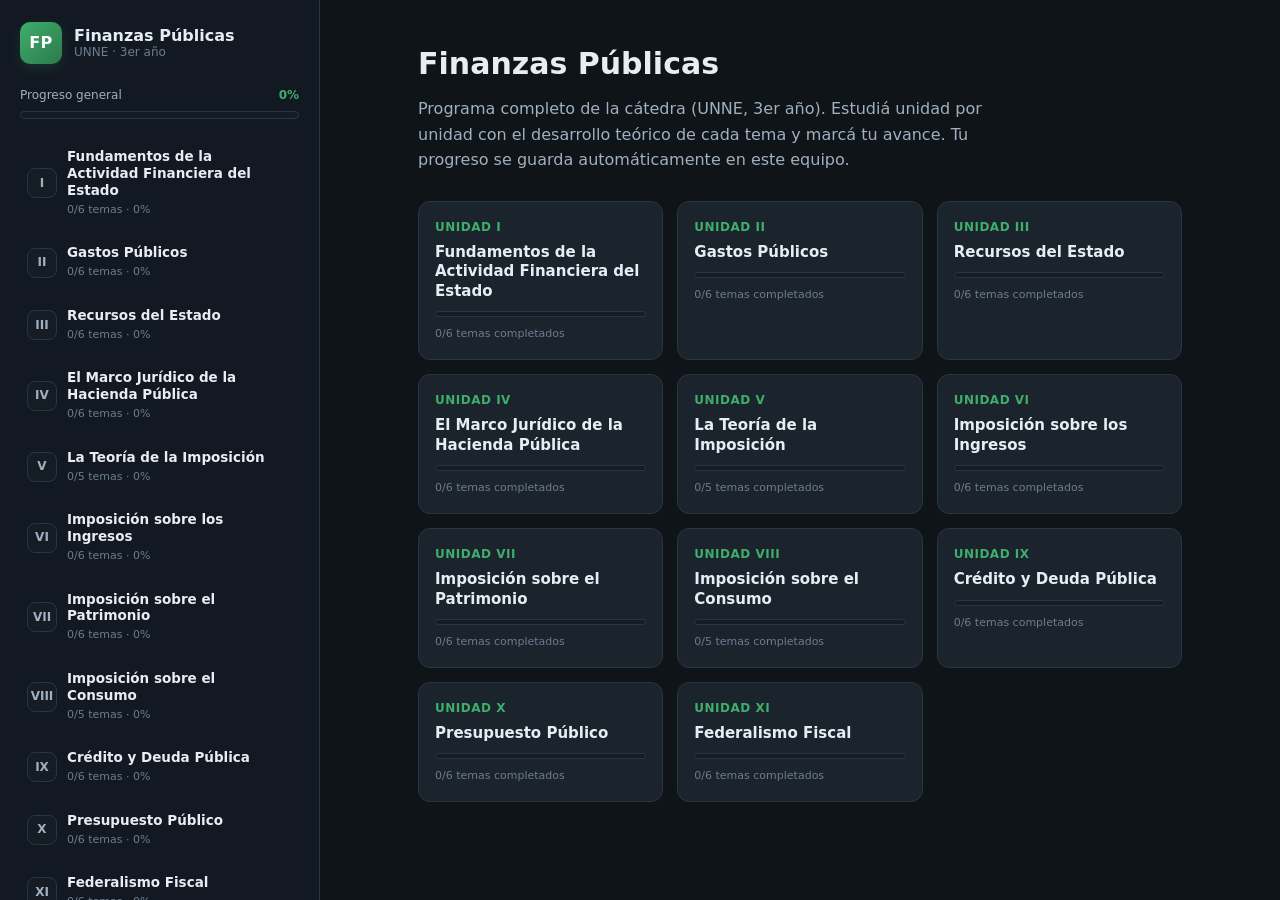
<file: finanzas-publicas/index.html>
<!DOCTYPE html>
<html lang="es">
<head>
  <meta charset="UTF-8" />
  <meta name="viewport" content="width=device-width, initial-scale=1.0" />
  <title>Finanzas Públicas · Estudio por Unidades</title>
  <meta name="theme-color" content="#1c6e48" />
  <link rel="manifest" href="manifest.webmanifest" />
  <link rel="icon" href="assets/icon.png" />
  <link rel="stylesheet" href="assets/styles.css" />
</head>
<body>
  <div id="app">
    <!-- Barra lateral -->
    <aside id="sidebar">
      <div class="brand">
        <div class="brand-mark">FP</div>
        <div class="brand-text">
          <strong>Finanzas Públicas</strong>
          <span>UNNE · 3er año</span>
        </div>
      </div>

      <div class="progress-global">
        <div class="progress-global-head">
          <span>Progreso general</span>
          <span id="progress-global-pct">0%</span>
        </div>
        <div class="bar"><div id="progress-global-bar" class="bar-fill"></div></div>
      </div>

      <nav id="unit-list" aria-label="Unidades"></nav>

      <button id="reset-progress" class="ghost-btn" title="Reiniciar todo el progreso">↺ Reiniciar progreso</button>
      <button id="theme-toggle" class="ghost-btn" title="Cambiar tema claro/oscuro">◐ Tema</button>
    </aside>

    <!-- Contenido -->
    <main id="content">
      <div id="view"></div>
    </main>
  </div>

  <!-- Datos del curso -->
  <script src="data/curso.js"></script>
  <script src="data/u01.js"></script>
  <script src="data/u02.js"></script>
  <script src="data/u03.js"></script>
  <script src="data/u04.js"></script>
  <script src="data/u05.js"></script>
  <script src="data/u06.js"></script>
  <script src="data/u07.js"></script>
  <script src="data/u08.js"></script>
  <script src="data/u09.js"></script>
  <script src="data/u10.js"></script>
  <script src="data/u11.js"></script>
  <script src="data/sim_unidades.js"></script>
  <script src="data/sim_unidades2.js"></script>
  <script src="data/sim_unidades_mas.js"></script>
  <script src="data/sim_unidades_mas2.js"></script>
  <script src="data/parciales.js"></script>
  <script src="data/simulacros_p1.js"></script>
  <script src="data/simulacros.js"></script>
  <script src="data/simulacros2.js"></script>
  <script src="data/simulacros3.js"></script>
  <script src="data/constitucion.js"></script>
  <script src="data/leyes.js"></script>
  <!-- Lógica -->
  <script src="assets/app.js"></script>
  <script>
    // Registro del service worker (solo cuando se sirve por http/https; en file:// se omite sin error)
    if ("serviceWorker" in navigator && location.protocol.startsWith("http")) {
      window.addEventListener("load", () => navigator.serviceWorker.register("sw.js").catch(() => {}));
    }
  </script>
</body>
</html>
</file>
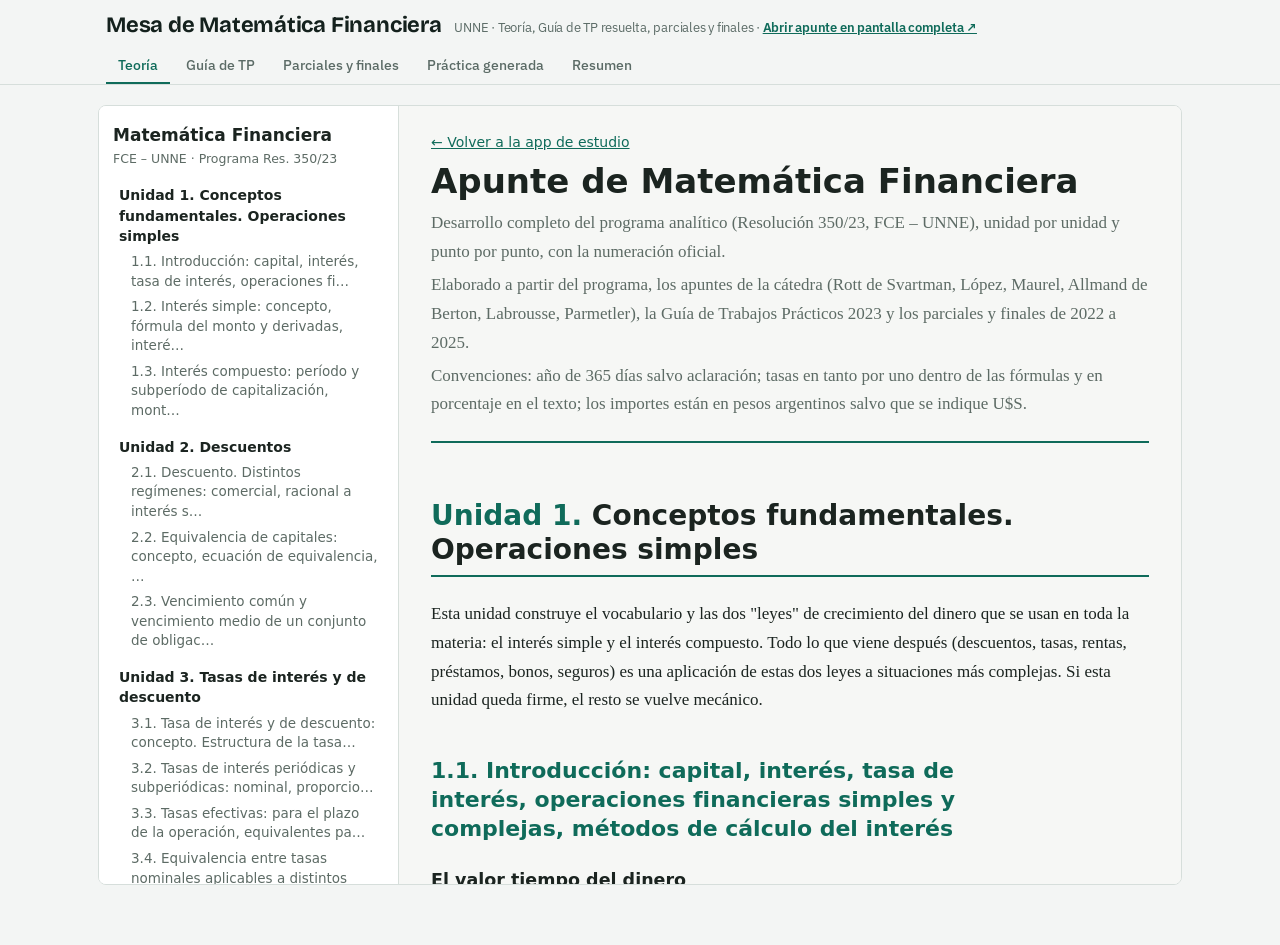
<file: matematica-financiera/index.html>
<!DOCTYPE html>
<html lang="es">
<head>
<meta charset="utf-8">
<meta name="viewport" content="width=device-width, initial-scale=1, viewport-fit=cover">
<title>Mesa de Matemática Financiera</title>
</head>
<body>
<link rel="preconnect" href="https://fonts.googleapis.com">
<link rel="stylesheet" href="https://fonts.googleapis.com/css2?family=Bricolage+Grotesque:opsz,wght@12..96,500;12..96,700&family=IBM+Plex+Sans:wght@400;500;600&family=IBM+Plex+Mono:wght@400;500&family=Source+Serif+4:ital,wght@0,400;1,400&display=swap">
<style>
/* Layout: barra superior con pestañas + columna de contenido de ancho de lectura; calculadoras en grilla de tarjetas */
:root{
  --bg:#f3f5f4; --surface:#ffffff; --ink:#14211d; --muted:#5b6b66; --line:#d6dedb;
  --accent:#0f6b5a; --accent-soft:#dcefe9; --warn:#a2541a; --ok:#1d7a3e; --bad:#b3261e;
  --display:"Bricolage Grotesque",system-ui,sans-serif;
  --body:"IBM Plex Sans",system-ui,sans-serif;
  --mono:"IBM Plex Mono",ui-monospace,Consolas,monospace;
  --math:"Source Serif 4",Georgia,serif;
}
@media (prefers-color-scheme: dark){:root:not([data-theme="light"]){
  --bg:#0f1614; --surface:#17211e; --ink:#e4ece9; --muted:#97a8a2; --line:#2a3833;
  --accent:#4fc2a6; --accent-soft:#1c3a33; --warn:#e3a066; --ok:#6fcf8e; --bad:#ff8a80; color-scheme:dark}}
:root[data-theme="dark"]{
  --bg:#0f1614; --surface:#17211e; --ink:#e4ece9; --muted:#97a8a2; --line:#2a3833;
  --accent:#4fc2a6; --accent-soft:#1c3a33; --warn:#e3a066; --ok:#6fcf8e; --bad:#ff8a80; color-scheme:dark}
*{box-sizing:border-box}
body{background:var(--bg);color:var(--ink);font:15px/1.6 var(--body);margin:0}
header{position:sticky;top:env(safe-area-inset-top,0px);z-index:5;background:var(--bg);border-bottom:1px solid var(--line)}
.hwrap{max-width:1100px;margin:0 auto;padding:12px 16px 0}
h1{font:700 22px/1.2 var(--display);margin:0 0 10px;letter-spacing:-.01em}
h1 small{font:400 13px var(--body);color:var(--muted);margin-left:8px}
nav{display:flex;gap:4px;overflow-x:auto}
nav button{font:500 14px var(--body);background:none;border:0;border-bottom:2px solid transparent;color:var(--muted);padding:8px 12px;cursor:pointer;white-space:nowrap}
nav button[aria-selected="true"]{color:var(--accent);border-bottom-color:var(--accent)}
nav button:focus-visible,button:focus-visible,input:focus-visible,select:focus-visible{outline:2px solid var(--accent);outline-offset:2px}
main{max-width:1100px;margin:0 auto;padding:20px 16px 60px}
h2{font:700 24px/1.25 var(--display);margin:0 0 6px;text-wrap:balance}
h3{font:600 17px/1.3 var(--display);margin:18px 0 6px}
p{margin:0 0 10px}
.lead{color:var(--muted);max-width:68ch;margin-bottom:18px}
.eyebrow{font:500 11px var(--mono);letter-spacing:.08em;text-transform:uppercase;color:var(--muted)}
.split{display:grid;grid-template-columns:220px 1fr;gap:24px}
.split>*{min-width:0}
.side{display:flex;flex-direction:column;gap:2px;position:sticky;top:110px;align-self:start}
.side button{text-align:left;background:none;border:0;padding:7px 10px;border-radius:6px;font:14px var(--body);color:var(--ink);cursor:pointer}
.side button.on{background:var(--accent-soft);color:var(--accent);font-weight:600}
.theory{max-width:72ch}
.theory ul{padding-left:20px;margin:0 0 10px}
.f{font:17px/1.7 var(--math);background:var(--surface);border:1px solid var(--line);border-radius:6px;padding:8px 14px;margin:8px 0 12px;overflow-x:auto}
.f i{font-style:italic}
.f .lbl{font:12px var(--mono);color:var(--muted);display:block}
.frac{display:inline-flex;flex-direction:column;vertical-align:middle;text-align:center;margin:0 3px}
.frac>span:first-child{border-bottom:1px solid currentColor;padding:0 3px}
.note{border-left:3px solid var(--warn);padding:6px 12px;background:var(--surface);margin:10px 0;font-size:14px}
.grid{display:grid;grid-template-columns:repeat(auto-fill,minmax(320px,1fr));gap:16px}
.card{background:var(--surface);border:1px solid var(--line);border-radius:8px;padding:16px;min-width:0}
.card h3{margin-top:0}
label{display:block;font-size:13px;color:var(--muted);margin:8px 0 3px}
input,select{width:100%;font:15px var(--mono);padding:7px 9px;border:1px solid var(--line);border-radius:6px;background:var(--bg);color:var(--ink)}
.row{display:grid;grid-template-columns:1fr 1fr;gap:10px}
.row>*{min-width:0}
.btn{font:600 14px var(--body);background:var(--accent);color:var(--surface);border:0;border-radius:6px;padding:8px 14px;cursor:pointer;margin-top:12px}
.btn.ghost{background:none;color:var(--accent);border:1px solid var(--accent)}
.out{font:14px/1.6 var(--mono);margin-top:12px;padding:10px;border-radius:6px;background:var(--accent-soft);white-space:pre-wrap;font-variant-numeric:tabular-nums}
.out:empty{display:none}
.tbl{overflow-x:auto;margin-top:12px}
table{border-collapse:collapse;font:13px var(--mono);font-variant-numeric:tabular-nums;width:100%}
th,td{padding:4px 8px;border-bottom:1px solid var(--line);text-align:right;white-space:nowrap}
th{color:var(--muted);font-weight:500}
.filters{display:flex;flex-wrap:wrap;gap:8px;margin-bottom:14px;align-items:center}
.filters input{max-width:280px}
.filters select{width:auto}
.chip{font:500 12px var(--mono);padding:2px 8px;border-radius:99px;background:var(--accent-soft);color:var(--accent)}
.ex{background:var(--surface);border:1px solid var(--line);border-radius:8px;padding:14px 16px;margin-bottom:12px}
.ex.done{opacity:.7}
.exhead{display:flex;justify-content:space-between;gap:10px;align-items:center;margin-bottom:6px;flex-wrap:wrap}
.ex .ans{margin-top:10px;font:14px/1.6 var(--mono);background:var(--accent-soft);padding:8px 10px;border-radius:6px}
.ex details summary{cursor:pointer;color:var(--accent);font-weight:600;font-size:14px;margin-top:6px}
.chk{display:flex;gap:6px;align-items:center;font-size:13px;color:var(--muted);cursor:pointer}
.chk input{width:auto}
.q{background:var(--surface);border:1px solid var(--line);border-radius:8px;padding:18px;max-width:760px}
.opt{display:flex;gap:10px;align-items:flex-start;padding:9px 12px;border:1px solid var(--line);border-radius:6px;margin:6px 0;cursor:pointer}
.opt input{width:auto;margin-top:5px}
.opt.right{border-color:var(--ok);background:color-mix(in srgb,var(--ok) 12%,transparent)}
.opt.wrong{border-color:var(--bad);background:color-mix(in srgb,var(--bad) 12%,transparent)}
.exp{margin-top:10px;font-size:14px;border-left:3px solid var(--accent);padding:4px 12px}
.score{display:flex;gap:16px;flex-wrap:wrap;margin-bottom:14px;font:14px var(--mono)}
.score b{font:700 22px var(--display);display:block;color:var(--accent)}
.fb{font-weight:600;margin-top:8px}
.fb.ok{color:var(--ok)} .fb.no{color:var(--bad)}
.prog{height:6px;background:var(--line);border-radius:3px;overflow:hidden;margin:4px 0 14px;max-width:420px}
.prog>div{height:100%;background:var(--accent)}
.steps{display:flex;flex-direction:column;gap:8px;margin-top:10px;font-size:14.5px}
.step{background:var(--bg);border:1px solid var(--line);border-radius:6px;padding:8px 12px;overflow-x:auto}
.step table{width:auto;margin-top:6px}
.lt{font:12.5px/1.5 var(--mono);margin:0;white-space:pre;overflow-x:auto}
.exam>summary{cursor:pointer;list-style:none;display:flex;gap:10px;align-items:center;flex-wrap:wrap}
.exam[open]>summary{margin-bottom:8px}
.src{font-size:13px;color:var(--muted)}
.xq{border-top:1px solid var(--line);padding-top:10px;margin-top:10px}
.apunte-frame{display:block;width:100%;height:calc(100vh - 120px);min-height:520px;border:1px solid var(--line);border-radius:8px;background:var(--surface)}
section#teoria{margin-inline:-8px}
@media (max-width:760px){.split{grid-template-columns:1fr}.side{position:static;flex-direction:row;overflow-x:auto}.side button{white-space:nowrap}.row{grid-template-columns:1fr}}
@media (prefers-reduced-motion:reduce){*{transition:none!important}}
</style>

<header><div class="hwrap">
<h1>Mesa de Matemática Financiera <small>UNNE · Teoría, Guía de TP resuelta, parciales y finales · <a href="apunte.html" target="_blank" style="color:var(--accent);font-weight:600">Abrir apunte en pantalla completa ↗</a></small></h1>
<nav role="tablist" id="tabs">
  <button data-t="teoria" aria-selected="true">Teoría</button>

  <button data-t="guia">Guía de TP</button>
  <button data-t="examenes">Parciales y finales</button>
  <button data-t="practica">Práctica generada</button>
  <button data-t="resumen">Resumen</button>
</nav></div></header>

<main>
<!-- TEORÍA: apunte completo -->
<section id="teoria">
  <iframe src="apunte.html" title="Apunte completo de Matemática Financiera" class="apunte-frame"></iframe>
</section>

<!-- RESUMEN -->
<section id="resumen" hidden>
  <div class="split">
    <div class="side" id="unitNav"></div>
    <div class="theory" id="unitBody"></div>
  </div>
</section>

<!-- CALCULADORAS -->

<!-- GUÍA -->
<section id="guia" hidden>
  <h2>Guía de Trabajos Prácticos 2023</h2>
  <p class="lead">Enunciados resumidos de la guía de la cátedra con la respuesta oficial y la resolución paso a paso. Resolvé en papel primero, después comparás y marcás el ejercicio como hecho. El progreso queda guardado en este navegador.</p>
  <div class="prog"><div id="gprog" style="width:0"></div></div>
  <div class="filters">
    <input id="gq" placeholder="Buscar (ej.: francés, UVA, CFT)">
    <select id="gu"></select>
    <label class="chk"><input type="checkbox" id="gpend"> Solo pendientes</label>
    <span class="chip" id="gcount"></span>
  </div>
  <div id="glist"></div>
</section>

<!-- EXÁMENES -->
<section id="examenes" hidden>
  <h2>Parciales y finales</h2>
  <p class="lead">Exámenes de la materia con enunciado y resolución desarrollada. Cada examen indica de dónde sale: la solución propuesta por la cátedra (desarrollada acá paso a paso) o una resolución propia cuando no había solución.</p>
  <div class="filters"><select id="xf"><option value="">Todos</option><option>Final</option><option>Parcial</option></select><span class="chip" id="xcount"></span></div>
  <div id="xlist"></div>
</section>

<!-- PRÁCTICA -->
<section id="practica" hidden>
  <h2>Práctica generada</h2>
  <p class="lead">Ejercicios con datos aleatorios y corrección automática (tolerancia 0,5%). Elegí un tema, resolvé y escribí el resultado.</p>
  <div class="filters"><select id="pt"></select><button class="btn ghost" style="margin:0" onclick="newProb()">Nuevo ejercicio</button></div>
  <div class="score"><div><b id="pok">0</b>correctas</div><div><b id="ptot">0</b>intentos</div></div>
  <div class="q" id="pbox"></div>
</section>

<!-- QUIZ -->
</main>

<script>
/* ---------- utilidades ---------- */
const $=id=>document.getElementById(id);
const num=id=>{const v=String($(id).value).replace(/\s/g,'').replace(/\.(?=\d{3}(\D|$))/g,'').replace(',','.');return v===''?NaN:parseFloat(v)};
const fm=(x,d=2)=>isFinite(x)?x.toLocaleString('es-AR',{minimumFractionDigits:d,maximumFractionDigits:d}):'—';
const pc=(x,d=4)=>isFinite(x)?fm(x*100,d)+'%':'—';
const store={get(k,d){try{const v=localStorage.getItem('mf_'+k);return v?JSON.parse(v):d}catch(e){return d}},set(k,v){try{localStorage.setItem('mf_'+k,JSON.stringify(v))}catch(e){}}};

/* ---------- pestañas ---------- */
document.querySelectorAll('#tabs button').forEach(b=>b.onclick=()=>show(b.dataset.t));
function show(t){if(!document.getElementById(t))t='teoria';document.querySelectorAll('#tabs button').forEach(b=>b.setAttribute('aria-selected',b.dataset.t===t));
  document.querySelectorAll('main>section').forEach(s=>s.hidden=s.id!==t);store.set('tab',t);scrollTo(0,0)}

/* ---------- TEORÍA ---------- */
const F=(lbl,html)=>`<div class="f"><span class="lbl">${lbl}</span>${html}</div>`;
const fr=(a,b)=>`<span class="frac"><span>${a}</span><span>${b}</span></span>`;
const S=(n,t)=>`<h3 id="s${n.replace('.','_')}"><span class="eyebrow">${n}</span><br>${t}</h3>`;
const UNITS=[
{id:'u0',t:'Programa',h:`
<h2>Programa de la asignatura</h2>
<p class="lead">Contenido analítico de la Resolución 350/23 (FCE–UNNE). Cada unidad de esta sección de teoría sigue la misma numeración.</p>
<ol style="padding-left:20px">
<li><b>Conceptos fundamentales. Operaciones simples.</b> Introducción · Interés simple · Interés compuesto.</li>
<li><b>Descuentos.</b> Distintos regímenes · Equivalencia de capitales · Vencimiento común y medio.</li>
<li><b>Tasas de interés y de descuento.</b> Concepto y estructura · Tasas periódicas y subperiódicas · Tasas efectivas, inflación y CFT · Equivalencia entre tasas nominales · Teoría general del interés.</li>
<li><b>Operaciones complejas: rentas.</b> Rentas en general · Ciertas temporarias constantes · Cálculo de la tasa · Relaciones entre rentas.</li>
<li><b>Otras cuestiones sobre rentas.</b> A interés simple y combinadas · Subperiódicas, fraccionadas y continuas · Variables · Perpetuas.</li>
<li><b>Sistemas de amortización de deudas.</b> Conceptos · Sistema francés.</li>
<li><b>Otros sistemas de amortización.</b> Americano · Alemán · Cuotas variables · Ahorro y préstamo · Sistemas directos · Ajuste por inflación.</li>
<li><b>Métodos cuantitativos de valuación.</b> Valuación de deudas · Proyectos de inversión · Costo capitalizado · Activos sujetos a agotamiento · Desvalorización monetaria.</li>
<li><b>Empréstitos.</b> Empréstitos en general · Valuación de un título.</li>
<li><b>Nociones de actuarial.</b> Funciones biométricas · Seguros en caso de vida · Seguros en caso de muerte · Primas periódicas · Reservas matemáticas.</li>
</ol>
<div class="note">Bibliografía básica del programa: Gianneschi, <i>Matemática Financiera</i> (2009); González Galé, <i>Elementos de Cálculo Actuarial</i> (1959). Material de la cátedra: apuntes de la Cra. Rott, Cr. López, Dr. Maurel, Cra. Allmand de Berton, Lic. Labrousse y Cra. Parmetler.</div>`},

{id:'u1',t:'1 · Operaciones simples',h:`
<h2>Unidad 1 · Conceptos fundamentales. Operaciones simples</h2>
${S('1.1','Introducción')}
<ul><li><b>Capital:</b> todo bien económico (en la materia, dinero) referido a un momento del tiempo. Un capital financiero es el par (C; t): no da igual $100 hoy que $100 dentro de un año.</li>
<li><b>Interés:</b> el precio que se paga por el uso de un capital ajeno durante un tiempo. I = M − C.</li>
<li><b>Tasa de interés:</b> el precio de una unidad de capital en una unidad de tiempo: i = I / (C · n). Siempre está referida a una unidad de tiempo (anual, mensual, para 30 días).</li>
<li><b>Operación financiera:</b> intercambio de capitales disponibles en distintos momentos. Partes: prestación y contraprestación.
 <ul><li><b>Simple:</b> un solo capital de cada lado (plazo fijo, descuento de un cheque).</li>
 <li><b>Compleja:</b> varios capitales en al menos un lado (rentas, préstamos en cuotas).</li>
 <li><b>Cierta:</b> los pagos no dependen de ningún evento. <b>Incierta o aleatoria:</b> dependen de un evento, como la vida de una persona (Unidad 10).</li></ul></li>
<li><b>Métodos de cálculo del interés:</b> interés simple (los intereses no se capitalizan), interés compuesto (se capitalizan periódicamente) y capitalización continua (en cada instante).</li></ul>

${S('1.2','Interés simple')}
<p>Los intereses no se agregan al capital: se calculan siempre sobre el capital inicial. El interés es proporcional al capital, a la tasa y al tiempo. El monto crece linealmente.</p>
${F('Fórmula del monto y derivadas',`<i>I = C · i · n</i> &nbsp;&nbsp; <i>M = C</i>(1 + <i>i·n</i>) &nbsp;&nbsp; <i>C</i> = ${fr('M','1 + i·n')} &nbsp;&nbsp; <i>i</i> = ${fr('M/C − 1','n')} &nbsp;&nbsp; <i>n</i> = ${fr('M/C − 1','i')}`)}
<p><b>Condición de aplicabilidad:</b> tasa y plazo en la misma unidad de tiempo. Con tasa anual y plazo en días: n = d/365.</p>
<p><b>Tasas variables:</b> M = C(1 + i₁n₁ + i₂n₂ + …). En simple las tasas de cada tramo se suman ponderadas por su plazo.</p>
<h3>Interés exacto y ordinario</h3>
<p><b>Exacto:</b> año de 365 días, I = C·i·d/365. Es el que se usa actualmente. <b>Ordinario o comercial:</b> año de 360 días, I = C·i·d/360. Para los mismos datos el ordinario es <b>mayor</b> que el exacto (divide por un número menor).</p>
<h3>Numerales y divisores fijos</h3>
<p>Procedimiento abreviado para cuentas con varios movimientos (caja de ahorro, cuenta corriente) a una misma tasa.</p>
${F('Numerales y divisor fijo',`numeral = saldo × días que se mantuvo &nbsp;&nbsp; Df = ${fr('365','i')} &nbsp;&nbsp; I = ${fr('Σ numerales','Df')}`)}
<p>Se ordenan los movimientos por fecha, se calcula el saldo luego de cada movimiento y los días hasta el próximo, y se suman los numerales. Al final se divide por el divisor fijo (con i en tanto por uno).</p>
<h3>Construcción y uso de tablas</h3>
<p>Las tablas financieras tabulan factores para valores típicos de i y n (por ejemplo (1+i)ⁿ, (1+i)⁻ⁿ, a<sub>n¬i</sub>, s<sub>n¬i</sub>). Se arman por recurrencia: (1+i)ⁿ⁺¹ = (1+i)ⁿ·(1+i). Para valores no tabulados se interpola linealmente. Hoy se reemplazan por calculadora o planilla, pero siguen siendo la base de la interpolación para buscar tasas.</p>

${S('1.3','Interés compuesto')}
<p>Al final de cada <b>período de capitalización</b> los intereses se suman al capital y desde allí generan intereses. El monto crece exponencialmente; el interés de cada período es mayor que el del anterior.</p>
${F('Capitalización periódica',`<i>M = C</i>(1+<i>i</i>)<sup><i>n</i></sup> &nbsp;&nbsp; <i>C = M</i>(1+<i>i</i>)<sup>−<i>n</i></sup> &nbsp;&nbsp; <i>i</i> = ${fr('M','C')}<sup>1/n</sup> − 1 &nbsp;&nbsp; <i>n</i> = ${fr('log M − log C','log(1+i)')}`)}
<p><b>Condición de aplicabilidad:</b> la tasa y el plazo deben estar en la unidad del período de capitalización.</p>
<ul><li><b>Capitalización periódica:</b> el período de capitalización coincide con la unidad de la tasa (tasa anual, capitaliza anualmente).</li>
<li><b>Subperiódica:</b> el período de capitalización es menor que la unidad de la tasa (TNA con capitalización cada 30 días). Se usa la tasa proporcional i<sub>m</sub> = TNA·m/365 y n = plazo/m.</li>
<li><b>Continua:</b> capitaliza en cada instante: <i>M = C·e</i><sup>δ·n</sup>. Es el límite de la subperiódica cuando el subperíodo tiende a cero.</li></ul>
${F('Subperiódica',`<i>M = C</i> (1 + ${fr('i','m')})<sup>n·m</sup> &nbsp;&nbsp; m = cantidad de subperíodos en la unidad de la tasa`)}
<h3>Factores de capitalización y de descuento compuesto</h3>
<p>(1+i)ⁿ es el <b>factor de capitalización</b>: lleva un capital hacia adelante. (1+i)⁻ⁿ = vⁿ es el <b>factor de descuento o actualización</b>: lo trae hacia atrás. v = 1/(1+i).</p>
<h3>Tiempo fraccionario</h3>
<p>Cuando n = k + f (k entero, 0&lt;f&lt;1):</p>
<ul><li><b>Convención exponencial (teórica):</b> M = C(1+i)<sup>k+f</sup>.</li>
<li><b>Convención lineal (comercial):</b> M = C(1+i)<sup>k</sup>(1 + i·f). Capitaliza los períodos enteros y aplica interés simple en la fracción. Da un monto <b>mayor</b>, porque en 0&lt;f&lt;1 el simple supera al compuesto.</li></ul>
<h3>Comparación de montos</h3>
<ul><li><b>Simple vs. compuesto</b> (misma tasa): para 0&lt;n&lt;1 el simple es mayor; para n=1 son iguales; para n&gt;1 el compuesto es mayor.</li>
<li><b>Periódica vs. subperiódica</b> (misma TNA): cuanto más frecuente la capitalización, mayor el monto. Continua &gt; subperiódica &gt; periódica.</li>
<li>El monto compuesto tiende a infinito cuando el plazo tiende a infinito; con plazo finito, aun con capitalización continua, es finito.</li></ul>
<h3>Plazo fijo UVA</h3>
<p>El capital se expresa en UVAs al constituirse y se reconvierte a pesos al vencimiento, más una tasa pequeña: M = C · (UVA<sub>f</sub>/UVA<sub>0</sub>) · (1 + TNA·d/365).</p>`},

{id:'u2',t:'2 · Descuentos',h:`
<h2>Unidad 2 · Descuentos</h2>
${S('2.1','Descuento. Distintos regímenes')}
<p><b>Descuento:</b> operación de adelantar el cobro de un capital (documento, pagaré, cheque de pago diferido) con vencimiento futuro. Elementos: N valor nominal o escrito (al vencimiento), V valor actual o efectivo, D = N − V descuento, n plazo que falta para el vencimiento.</p>
<h3>Descuento comercial (o bancario)</h3>
<p>Interés simple sobre el valor <b>nominal</b> con una tasa de descuento (adelantada) d.</p>
${F('Fórmulas',`<i>D<sub>c</sub> = N · d · n</i> &nbsp;&nbsp; <i>V = N</i>(1 − <i>d·n</i>) &nbsp;&nbsp; <i>N</i> = ${fr('V','1 − d·n')} &nbsp;&nbsp; <i>n</i> = ${fr('D','N · d')}`)}
<p>Limitación: si d·n ≥ 1, V ≤ 0 (absurdo). Si d fuera negativa, V &gt; N. Con gastos y sellado sobre N: V = N(1 − d·n − g).</p>
<h3>Descuento racional (o matemático) a interés simple</h3>
<p>Interés simple sobre el valor <b>actual</b> con tasa de interés (vencida) i. Es la inversa del monto simple.</p>
${F('Fórmulas',`<i>V</i> = ${fr('N','1 + i·n')} &nbsp;&nbsp; <i>D<sub>r</sub> = V · i · n</i> = ${fr('N · i · n','1 + i·n')}`)}
<h3>Descuento compuesto discreto y continuo</h3>
${F('Racional compuesto (tasa vencida)',`<i>V = N</i>(1+<i>i</i>)<sup>−n</sup> &nbsp;&nbsp; <i>D = N</i>[1 − (1+<i>i</i>)<sup>−n</sup>]`)}
${F('Continuo',`<i>V = N · e</i><sup>−δ·n</sup> &nbsp;&nbsp; <i>D = N</i>(1 − e<sup>−δn</sup>)`)}
<h3>Descuento con tasa de descuento (compuesto)</h3>
<p>La tasa adelantada se aplica período a período sobre el valor que va quedando:</p>
${F('Fórmula',`<i>V = N</i>(1 − <i>d</i>)<sup>n</sup> &nbsp;&nbsp; <i>D = N</i>[1 − (1 − d)<sup>n</sup>]`)}
<h3>Comparación entre los distintos tipos</h3>
<ul><li>D<sub>c</sub> − D<sub>r</sub> = D<sub>r</sub>·i·n: el comercial siempre supera al racional simple (a igual tasa).</li>
<li>Para n&gt;1 y la misma tasa: <b>menor valor actual</b> (mayor descuento) con el <b>comercial</b>; <b>mayor valor actual</b> (menor descuento) con el <b>racional a interés simple</b>. El compuesto queda en medio.</li>
<li>Para 0&lt;n&lt;1 el racional compuesto da menor V que el simple (se invierte la relación simple/compuesto).</li></ul>

${S('2.2','Equivalencia de capitales')}
<p>Dos o más capitales (o conjuntos de capitales) son <b>equivalentes</b> a una tasa dada si, valuados en un mismo momento (fecha focal), tienen el mismo valor.</p>
${F('Ecuación de equivalencia',`Σ V(capitales que se reemplazan) = Σ V(capitales nuevos), todos a la misma tasa y fecha`)}
<ul><li>A <b>interés compuesto</b> la equivalencia se mantiene cualquiera sea la fecha focal: es el método adecuado.</li>
<li>A <b>interés simple o descuento comercial</b> el resultado depende de la fecha elegida; por eso se acuerda (habitualmente el momento de la operación o de la refinanciación).</li>
<li>Aplicaciones: refinanciaciones, reemplazo de cheques, cálculo del precio de contado de una venta en cuotas.</li></ul>

${S('2.3','Vencimiento común y vencimiento medio')}
<p><b>Vencimiento común:</b> se reemplazan varios documentos por uno solo, con fecha de vencimiento o nominal fijado; la incógnita es el otro dato.</p>
${F('Comercial: plazo del documento único de valor N',`N(1 − d·n) = Σ N<sub>k</sub>(1 − d·n<sub>k</sub>) &nbsp;⇒&nbsp; <i>n</i> = ${fr('N − Σ N<sub>k</sub>(1 − d·n<sub>k</sub>)','N · d')}`)}
${F('Compuesto',`N(1+i)<sup>−n</sup> = Σ N<sub>k</sub>(1+i)<sup>−n<sub>k</sub></sup> &nbsp;⇒&nbsp; n = ${fr('log N − log Σ V<sub>k</sub>','log(1+i)')}`)}
<p><b>Vencimiento medio:</b> caso particular en que el nominal del nuevo documento es la <b>suma de los nominales</b>: N = ΣN<sub>k</sub>.</p>
${F('Vencimiento medio con descuento comercial',`<i>n</i> = ${fr('Σ N<sub>k</sub> · n<sub>k</sub>','Σ N<sub>k</sub>')} &nbsp;&nbsp; (promedio ponderado: no depende de la tasa)`)}
<p>Con descuento racional o compuesto el vencimiento medio sí depende de la tasa y se obtiene de la ecuación de equivalencia.</p>`},

{id:'u3',t:'3 · Tasas',h:`
<h2>Unidad 3 · Tasas de interés y de descuento</h2>
${S('3.1','Tasa de interés y de descuento. Estructura de la tasa')}
<ul><li><b>Tasa de interés (vencida) i:</b> rendimiento por unidad de capital <b>inicial</b>: i = I/C. Se paga al final.</li>
<li><b>Tasa de descuento (adelantada) d:</b> rendimiento por unidad de capital <b>final</b>: d = D/N. Se cobra al inicio.</li></ul>
${F('Relación para el mismo plazo',`<i>d</i> = ${fr('i','1 + i')} &nbsp;&nbsp; <i>i</i> = ${fr('d','1 − d')} &nbsp;&nbsp; (d &lt; i siempre) &nbsp;&nbsp; d = i·v`)}
<p><b>Estructura de la tasa de interés:</b> la tasa de mercado se compone de una tasa pura (precio del tiempo, real), una prima por inflación esperada y una prima por riesgo (de crédito, de liquidez, de plazo), más los costos de intermediación. Por eso la tasa activa (que cobran los bancos) supera a la pasiva (que pagan).</p>

${S('3.2','Tasas de interés periódicas y subperiódicas')}
<ul><li><b>Nominal (TNA):</b> la tasa anual pactada en el contrato; sirve de base para calcular las demás. Con capitalización subperiódica no es la que efectivamente se gana.</li>
<li><b>Proporcional:</b> i<sub>m</sub> = TNA·m/365 (o TNA/k con k subperíodos al año). Se obtiene dividiendo la nominal; es la efectiva para el subperíodo.</li>
<li><b>Efectiva:</b> la que realmente se obtiene en un período, considerando las capitalizaciones: i = (1 + TNA/k)<sup>k</sup> − 1.</li>
<li><b>Equivalente:</b> la tasa subperiódica i<sub>(k)</sub> que capitalizada k veces produce lo mismo que la efectiva: i<sub>(k)</sub> = (1+i)<sup>1/k</sup> − 1.</li>
<li><b>Convertible j<sub>k</sub>:</b> la tasa equivalente multiplicada por la cantidad de subperíodos: j<sub>k</sub> = k·[(1+i)<sup>1/k</sup> − 1]. Es la TNA que, con capitalización k veces al año, rinde la misma efectiva. Disminuye a medida que aumenta k y su límite es la tasa instantánea.</li>
<li><b>Tasa de descuento:</b> la equivalente adelantada: d = i/(1+i).</li></ul>
<h3>Comparación analítica entre tasas</h3>
<p>Para una misma efectiva anual i: i &gt; j<sub>2</sub> &gt; j<sub>12</sub> &gt; … &gt; δ &gt; … &gt; d. La efectiva es la mayor y la de descuento la menor; con capitalización periódica efectiva = nominal.</p>

${S('3.3','Tasas efectivas')}
${F('Efectiva para el plazo de la operación',`interés simple: i<sub>p</sub> = TNA·d/365 &nbsp;&nbsp; compuesto: i<sub>p</sub> = (1+i<sub>m</sub>)<sup>d/m</sup> − 1 &nbsp;&nbsp; descuento comercial: i<sub>p</sub> = ${fr('d·n','1 − d·n')}`)}
${F('Efectivas equivalentes para distintos plazos',`(1 + i<sub>p1</sub>)<sup>1/p1</sup> = (1 + i<sub>p2</sub>)<sup>1/p2</sup> &nbsp;&nbsp; TEA = (1 + i<sub>p</sub>)<sup>365/p</sup> − 1`)}
<p>La TEA permite comparar operaciones de distinto plazo y método: dos operaciones son igual de convenientes si tienen la misma TEA.</p>
<h3>Tasa de inflación y tasa de interés real</h3>
${F('Inflación del período',`π = ${fr('IPC<sub>f</sub>','IPC<sub>0</sub>')} − 1 = (1+π<sub>1</sub>)(1+π<sub>2</sub>)… − 1 &nbsp;&nbsp; promedio mensual: (1+π)<sup>1/n</sup> − 1`)}
${F('Tasa real (Fisher)',`1 + r = ${fr('1 + i','1 + π')} &nbsp;&nbsp; r = ${fr('i − π','1 + π')}`)}
${F('Resultado financiero',`RF = M − C(1+π) = C(1+π)·r`)}
<p>r &gt; 0: el acreedor gana poder adquisitivo y el deudor tiene un costo real. r &lt; 0: el acreedor pierde y el deudor gana.</p>
<h3>Costo financiero total (CFT)</h3>
<p>Tasa efectiva que refleja el costo real de un crédito incluyendo intereses, gastos administrativos, comisiones, seguros e impuestos (sellado, IVA). Es la tasa que iguala el importe <b>neto recibido</b> con lo <b>efectivamente pagado</b>.</p>
${F('CFT de una operación simple',`i<sub>CFT</sub> = ${fr('M<sub>pagado</sub>','V<sub>neto recibido</sub>')} − 1 (para el plazo) &nbsp;&nbsp; luego se anualiza (TNA o TEA)`)}
<p>Para el banco el rendimiento excluye los conceptos que no percibe (el impuesto de sellos va al fisco), por eso CFT del cliente ≥ rendimiento del banco.</p>

${S('3.4','Equivalencia entre tasas nominales')}
<p>Dos tasas nominales son equivalentes si producen la misma tasa efectiva para un mismo plazo, aunque correspondan a distintos métodos de cálculo o distintos plazos de operación.</p>
${F('TNA a m₁ días → TNA a m₂ días (compuesto)',`TNA<sub>2</sub> = [(1 + TNA<sub>1</sub>·m<sub>1</sub>/365)<sup>m<sub>2</sub>/m<sub>1</sub></sup> − 1] · ${fr('365','m<sub>2</sub>')}`)}
${F('Interés simple ↔ descuento comercial (mismo plazo n)',`<i>i</i> = ${fr('d','1 − d·n')} &nbsp;&nbsp; <i>d</i> = ${fr('i','1 + i·n')}`)}
${F('Tasa media',`compuesto: (1+ī)<sup>Σn<sub>k</sub></sup> = Π(1+i<sub>k</sub>)<sup>n<sub>k</sub></sup> &nbsp;&nbsp; simple: ī = ${fr('Σ i<sub>k</sub> n<sub>k</sub>','Σ n<sub>k</sub>')} (o ponderada por C·n si hay varios capitales)`)}
<p>Para mantener la TEA, si el período de capitalización se alarga (de 30 a 60 días), la TNA debe aumentar.</p>

${S('3.5','Teoría general del interés')}
<p><b>El fenómeno de la capitalización:</b> el capital es una función del tiempo f(t). Se estudia su crecimiento por unidad de capital y de tiempo.</p>
${F('Tasa instantánea',`δ(t) = ${fr('f′(t)','f(t)')} = ${fr('d','dt')} ln f(t) &nbsp;&nbsp; (intensidad de crecimiento en cada instante)`)}
${F('Fórmula general de la capitalización',`f(t) = f(0) · e<sup>∫₀ᵗ δ(s) ds</sup> &nbsp;&nbsp; ∫₀ᵗ δ(s) ds = factor logarítmico de capitalización`)}
<ul><li><b>Interés simple:</b> f(t) = C(1+i·t) ⇒ δ(t) = i/(1+i·t): <b>decrece</b> con el tiempo, porque el crecimiento absoluto es constante pero cada vez es menor en relación al monto acumulado.</li>
<li><b>Interés compuesto:</b> f(t) = C(1+i)<sup>t</sup> ⇒ δ = ln(1+i): <b>constante</b>. Por eso el compuesto es el régimen financieramente coherente.</li></ul>
${F('Relaciones',`δ = ln(1+i) &nbsp;&nbsp; i = e<sup>δ</sup> − 1 &nbsp;&nbsp; δ = lim j<sub>k</sub> (k→∞)`)}
<p>La tasa instantánea genera una efectiva mayor que ella misma.</p>`},

{id:'u4',t:'4 · Rentas',h:`
<h2>Unidad 4 · Operaciones complejas: rentas</h2>
${S('4.1','Rentas en general')}
<p><b>Renta:</b> sucesión de capitales (términos o cuotas) con vencimientos equidistantes. Elementos: término c, período (tiempo entre dos términos), número de términos n, tasa i, momento de valuación.</p>
<h3>Clasificación</h3>
<ul><li>Por la certeza: <b>ciertas</b> (pagos seguros) o <b>aleatorias/inciertas</b> (dependen de un evento, como las vitalicias).</li>
<li>Por la duración: <b>temporarias</b> (n finito) o <b>perpetuas</b>.</li>
<li>Por los términos: <b>constantes</b> o <b>variables</b> (en progresión aritmética, geométrica o sin ley).</li>
<li>Por el vencimiento del término dentro del período: <b>vencidas</b> (al final) o <b>adelantadas</b> (al inicio).</li>
<li>Por el momento de valuación: <b>inmediatas</b> (al inicio del primer período), <b>diferidas</b> (k períodos antes) o <b>anticipadas</b> (h períodos después del inicio; el caso extremo es el valor final).</li>
<li>Por el régimen: a interés <b>simple</b> o <b>compuesto</b>.</li>
<li>Por la relación entre período de pago y de capitalización: <b>periódicas</b>, <b>subperiódicas</b>, <b>fraccionadas</b>, <b>continuas</b>.</li></ul>
<p><b>Planteo general:</b> el valor actual es la suma de los valores actuales de cada término a la fecha de valuación; el valor final, la suma de los montos de cada término al final del último período.</p>

${S('4.2','Rentas ciertas temporarias constantes')}
${F('Valor final vencido (deducción: suma de una progresión geométrica de razón 1+i)',`<i>S = c</i>[(1+i)<sup>n−1</sup> + … + (1+i) + 1] = <i>c</i> · ${fr('(1+i)<sup>n</sup> − 1','i')} = <i>c · s</i><sub>n¬i</sub>`)}
${F('Valor actual vencido',`<i>V = c</i>[v + v² + … + vⁿ] = <i>c</i> · ${fr('1 − (1+i)<sup>−n</sup>','i')} = <i>c · a</i><sub>n¬i</sub>`)}
${F('Adelantadas',`<i>V' = c · a</i><sub>n¬i</sub>(1+i) = c(1 + a<sub>n−1¬i</sub>) &nbsp;&nbsp; <i>S' = c · s</i><sub>n¬i</sub>(1+i) = c(s<sub>n+1¬i</sub> − 1)`)}
${F('Diferidas k períodos',`<sub>k/</sub>V = c · a<sub>n¬i</sub>(1+i)<sup>−k</sup> = c(a<sub>n+k¬i</sub> − a<sub>k¬i</sub>)`)}
${F('Anticipadas h períodos',`<sub>h/</sub>V = c · a<sub>n¬i</sub>(1+i)<sup>h</sup>`)}
<h3>Fórmulas derivadas</h3>
${F('Cuota',`c = ${fr('V · i','1 − (1+i)<sup>−n</sup>')} &nbsp;&nbsp; c = ${fr('S · i','(1+i)<sup>n</sup> − 1')}`)}
${F('Número de términos (vencidas)',`n = ${fr('log c − log(c − V·i)','log(1+i)')} &nbsp;&nbsp; n = ${fr('log(S·i + c) − log c','log(1+i)')}`)}
${F('Adelantadas',`n = ${fr('log[c(1+i)] − log[c(1+i) − V\'·i]','log(1+i)')} &nbsp;&nbsp; n = ${fr('log[S\'·i + c(1+i)] − log[c(1+i)]','log(1+i)')}`)}
<h3>Soluciones prácticas cuando n no es entero</h3>
<ol><li>Pagar la parte entera de cuotas y una cuota adicional menor (al período siguiente).</li>
<li>Redondear n hacia arriba y recalcular una cuota menor; o hacia abajo y una cuota mayor.</li>
<li>Pagar un anticipo (en valor actual) o un pago adicional junto con la última cuota (en valor final) que complete la diferencia.</li></ol>
<p><b>Tablas:</b> los factores a<sub>n¬i</sub>, s<sub>n¬i</sub> y sus inversos (1/a<sub>n¬i</sub> = factor de recuperación de capital, 1/s<sub>n¬i</sub> = factor de fondo amortizante) se tabulan. Relación: 1/a<sub>n¬i</sub> = 1/s<sub>n¬i</sub> + i.</p>

${S('4.3','Cálculo de la tasa de interés en las rentas')}
<p>De V = c·a<sub>n¬i</sub> no puede despejarse i algebraicamente (ecuación de grado n). Se usan métodos aproximados.</p>
<p><b>a) Aproximaciones sucesivas (interpolación lineal):</b> se buscan dos tasas i₁ e i₂ que dejen el factor a<sub>n¬i</sub> = V/c entre sus valores, y se interpola:</p>
${F('Interpolación',`i ≈ i<sub>1</sub> + (i<sub>2</sub> − i<sub>1</sub>) · ${fr('a(i<sub>1</sub>) − V/c','a(i<sub>1</sub>) − a(i<sub>2</sub>)')}`)}
<p>Se repite acotando el intervalo hasta la precisión deseada. También puede aplicarse Newton-Raphson.</p>
<p><b>b) Fórmula de Baily:</b> da una aproximación muy buena en un solo paso.</p>
${F('Baily — valor actual vencido',`h = (${fr('n·c','V')})<sup>2/(n+1)</sup> − 1 &nbsp;&nbsp; i ≈ h · ${fr('12 − (n − 1)h','12 − 2(n − 1)h')}`)}
${F('Baily — valor final vencido',`h = 1 − (${fr('n·c','S')})<sup>2/(n−1)</sup> &nbsp;&nbsp; i ≈ h · ${fr('12 + (n − 1)h','12 + 2(n − 1)h')}`)}
<p><b>c) Otras formas:</b> funciones de planilla de cálculo (TASA, TIR en Excel) y calculadoras financieras.</p>

${S('4.4','Relaciones entre las rentas')}
<ul><li>Adelantada = vencida · (1+i) (en VA y en VF): el VA adelantado es mayor porque cada término se descuenta un período menos; el VF adelantado es mayor porque cada término capitaliza un período más.</li>
<li>VF = VA · (1+i)<sup>n</sup>; VA = VF · (1+i)<sup>−n</sup>.</li>
<li>Diferida = inmediata · (1+i)<sup>−k</sup>; anticipada = inmediata · (1+i)<sup>h</sup>.</li>
<li>Una renta adelantada diferida k períodos equivale a una vencida diferida k−1 períodos.</li>
<li>a<sub>n¬i</sub> = s<sub>n¬i</sub>·vⁿ y 1/a<sub>n¬i</sub> = 1/s<sub>n¬i</sub> + i.</li>
<li>El diferimiento solo afecta el valor actual; el valor final no cambia.</li></ul>`},

{id:'u5',t:'5 · Otras cuestiones sobre rentas',h:`
<h2>Unidad 5 · Otras cuestiones sobre rentas</h2>
${S('5.1','Rentas ciertas temporarias constantes a interés simple')}
<p>Cada término genera interés simple hasta el final; el valor final es la suma de los montos simples (progresión aritmética).</p>
${F('Valor final',`vencida: <i>S = c · n</i>[1 + ${fr('i(n − 1)','2')}] &nbsp;&nbsp; adelantada: <i>S' = c · n</i>[1 + ${fr('i(n + 1)','2')}]`)}
${F('Derivadas',`c = ${fr('S','n[1 + i(n−1)/2]')} &nbsp;&nbsp; i = ${fr('2(S − c·n)','c·n(n − 1)')}`)}
<h3>Fórmula combinada</h3>
<p>Rentas subperiódicas a interés simple dentro del período y periódicas a interés compuesto entre períodos (ej.: depósitos mensuales con capitalización semestral). Se reemplazan los m términos de cada período por su <b>término equivalente</b> al final del período, y con él se arma una renta compuesta.</p>
${F('Término equivalente y valor final combinado',`R = c · m[1 + ${fr('i<sub>m</sub>(m − 1)','2')}] &nbsp;&nbsp; S = R · s<sub>n¬i</sub> &nbsp;&nbsp; (i<sub>m</sub>: tasa del subperíodo, i: tasa del período)`)}

${S('5.2','Rentas subperiódicas, fraccionadas y continuas')}
<ul><li><b>Subperiódicas:</b> el período de pago es mayor que el de capitalización (pagos trimestrales, capitalización mensual). Se calcula la tasa equivalente para el período de pago: i<sub>p</sub> = (1+i<sub>m</sub>)<sup>k</sup> − 1, y se aplica la fórmula común.</li>
<li><b>Fraccionadas:</b> hay varios pagos (m) dentro de cada período de capitalización. A interés compuesto se usa la tasa equivalente para el subperíodo de pago, i<sub>(m)</sub> = (1+i)<sup>1/m</sup> − 1, con n·m términos.</li>
<li><b>Continuas:</b> el flujo se recibe en forma continua (pagos infinitamente frecuentes).</li></ul>
${F('Fraccionada (por factor de corrección)',`V = c·m · a<sub>n¬i</sub> · ${fr('i','j<sub>m</sub>')} &nbsp;&nbsp; j<sub>m</sub> = m[(1+i)<sup>1/m</sup> − 1] (c·m: pago anual)`)}
${F('Continua (flujo anual R)',`V = R · ${fr('1 − (1+i)<sup>−n</sup>','δ')} = R · a<sub>n¬i</sub> · ${fr('i','δ')} &nbsp;&nbsp; S = R · ${fr('(1+i)<sup>n</sup> − 1','δ')}`)}

${S('5.3','Rentas ciertas temporarias variables')}
<h3>a) En progresión aritmética (c, c+h, c+2h, …)</h3>
${F('Valor actual vencido',`V = (c + ${fr('h','i')} + n·h) · a<sub>n¬i</sub> − ${fr('n · h','i')}`)}
${F('Valor final vencido',`S = (c + ${fr('h','i')}) · s<sub>n¬i</sub> − ${fr('n · h','i')}`)}
<p>Término p: c<sub>p</sub> = c + (p−1)h. Adelantadas: multiplicar por (1+i). Si h es negativa la renta decrece.</p>
<h3>b) En progresión geométrica (c, c·q, c·q², …)</h3>
${F('Valor actual vencido (q ≠ 1+i)',`V = c · ${fr('1 − qⁿ(1+i)<sup>−n</sup>','1 + i − q')} &nbsp;&nbsp; S = c · ${fr('(1+i)<sup>n</sup> − qⁿ','1 + i − q')}`)}
${F('Caso q = 1 + i',`V = ${fr('n · c','1 + i')} &nbsp;&nbsp; S = n · c(1+i)<sup>n−1</sup>`)}
<p>Término p: c<sub>p</sub> = c·q<sup>p−1</sup>; q = 1 + g (g: tasa de crecimiento; negativa si decrece).</p>

${S('5.4','Rentas perpetuas')}
<p>No tienen valor final; su valor actual es finito porque los términos lejanos valen cada vez menos (límite cuando n→∞).</p>
${F('Constantes',`vencida: V = ${fr('c','i')} &nbsp;&nbsp; adelantada: V = ${fr('c(1+i)','i')} &nbsp;&nbsp; diferida k: V = ${fr('c','i')}(1+i)<sup>−k</sup>`)}
${F('Variables en progresión aritmética',`V = ${fr('c','i')} + ${fr('h','i²')}`)}
${F('Variables en progresión geométrica (g &lt; i)',`V = ${fr('c','i − g')} &nbsp;&nbsp; (modelo de Gordon: precio de una acción con dividendos crecientes)`)}
<p>Si g ≥ i la perpetuidad geométrica no converge. Aplicaciones: valuación de acciones, donaciones y premios perpetuos, impuestos de cobro indefinido, costo capitalizado.</p>`},

{id:'u6',t:'6 · Amortización de deudas',h:`
<h2>Unidad 6 · Sistemas de amortización de deudas</h2>
${S('6.1','Conceptos fundamentales')}
<p><b>Amortizar</b> una deuda es extinguirla gradualmente mediante pagos periódicos. Un sistema de amortización es el conjunto de reglas que determina cómo se compone cada pago.</p>
<ul><li><b>Composición de la cuota:</b> c<sub>p</sub> = t<sub>p</sub> + I<sub>p</sub>, donde t<sub>p</sub> es la <b>amortización real</b> (reintegro de capital) e I<sub>p</sub> el <b>interés</b> del período sobre el saldo: I<sub>p</sub> = V<sub>p−1</sub>·i.</li>
<li>Σ t<sub>p</sub> = V (la suma de amortizaciones reales es la deuda).</li>
<li><b>Condición de equivalencia:</b> la suma de los valores actuales de todas las cuotas, a la tasa pactada, debe ser igual al préstamo.</li>
<li><b>Saldo o deuda pendiente</b> V<sub>p</sub>: método retrospectivo (V − total amortizado) o prospectivo (valor actual de las cuotas que faltan). Ambos coinciden en los sistemas sobre saldos.</li>
<li><b>Cuadro de evolución (marcha):</b> período, cuota, interés, amortización real, total amortizado y saldo.</li></ul>

${S('6.2','Sistema francés de amortización (progresivo)')}
<p><b>Características:</b> cuota constante, vencida; interés decreciente; amortización real creciente en progresión geométrica de razón (1+i). Es una renta cierta, temporaria, constante, vencida, inmediata.</p>
${F('Fórmula fundamental',`V = c · a<sub>n¬i</sub> &nbsp;⇒&nbsp; c = V · ${fr('i','1 − (1+i)<sup>−n</sup>')}`)}
<h3>Fondo amortizante y amortizaciones reales sucesivas</h3>
${F('Fondo amortizante t₁ y ley de las amortizaciones',`t<sub>1</sub> = c − V·i = ${fr('V','s<sub>n¬i</sub>')} &nbsp;&nbsp; t<sub>p</sub> = t<sub>1</sub>(1+i)<sup>p−1</sup> &nbsp;&nbsp; t<sub>p+1</sub> − t<sub>p</sub> = t<sub>p</sub>·i`)}
<h3>La deuda en función del fondo amortizante</h3>
${F('Deuda',`V = t<sub>1</sub> · s<sub>n¬i</sub> &nbsp;&nbsp; (la deuda es el valor final de las amortizaciones que la extinguen)`)}
<h3>Total amortizado y deuda pendiente</h3>
${F('Después de pagar la cuota p',`T<sub>p</sub> = t<sub>1</sub> · s<sub>p¬i</sub> &nbsp;&nbsp; V<sub>p</sub> = V − T<sub>p</sub> = c · a<sub>n−p¬i</sub> = V(1+i)<sup>p</sup> − c · s<sub>p¬i</sub>`)}
<h3>Interés de un período</h3>
${F('Interés de la cuota p',`I<sub>p</sub> = V<sub>p−1</sub>·i = c − t<sub>p</sub> = c[1 − (1+i)<sup>−(n−p+1)</sup>] &nbsp;&nbsp; I<sub>p</sub> − I<sub>p+1</sub> = t<sub>p</sub>·i &nbsp;&nbsp; interés total = n·c − V`)}
<h3>Período en que se amortiza una parte de la deuda</h3>
${F('Momento en que el total amortizado es una fracción α de V',`α·V = t<sub>1</sub> · s<sub>p¬i</sub> &nbsp;⇒&nbsp; p = ${fr('log(1 + α·V·i/t<sub>1</sub>)','log(1+i)')}`)}
<p><b>Período medio de reembolso:</b> caso α = ½, el momento en que se canceló la mitad de la deuda. En el francés es mayor que n/2 porque las amortizaciones son crecientes.</p>
<h3>Modificaciones de las condiciones iniciales</h3>
<p>En todos los casos se toma el saldo luego de la última cuota pagada y se replantea:</p>
<ul><li><b>Anticipos y amortizaciones extraordinarias:</b> el pago extra reduce el saldo; puede mantenerse el plazo (baja la cuota) o mantenerse la cuota (baja el número de cuotas).</li>
<li><b>Cambio de tasa:</b> nueva cuota c' = V<sub>p</sub>/a<sub>n−p¬i'</sub>.</li>
<li><b>Cambio de plazo:</b> c' = V<sub>p</sub>/a<sub>n'¬i</sub> con el nuevo número de cuotas restantes.</li>
<li><b>Cambio de cuota:</b> se despeja el nuevo n a partir de V<sub>p</sub> = c'·a<sub>n'¬i</sub>.</li></ul>
<p>Comprobación: la suma de los VA de las cuotas efectivamente pagadas, cada tramo a su tasa, debe dar la deuda original.</p>`},

{id:'u7',t:'7 · Otros sistemas',h:`
<h2>Unidad 7 · Otros sistemas de amortización</h2>
${S('7.1','Sistema americano')}
<p><b>Características:</b> durante el plazo solo se pagan los intereses (V·i); el capital se devuelve íntegro al final. Para reunirlo el deudor constituye un <b>fondo amortizante</b> (renta de ahorro) a la tasa pasiva j. Combina dos operaciones: el préstamo y el fondo.</p>
${F('Fórmulas',`servicio de intereses = V·i &nbsp;&nbsp; cuota de ahorro = ${fr('V','s<sub>n¬j</sub>')} &nbsp;&nbsp; desembolso periódico: c = V·i + ${fr('V','s<sub>n¬j</sub>')} = V(i + ${fr('1','s<sub>n¬j</sub>')})`)}
<h3>Comparación con el francés</h3>
<p>Cuota francesa: V(i + 1/s<sub>n¬i</sub>). Como la tasa activa i suele ser mayor que la pasiva j, s<sub>n¬j</sub> &lt; s<sub>n¬i</sub> y el desembolso americano es mayor.</p>
<ul><li><b>Deudor:</b> si j &lt; i le conviene el francés; si j = i son indiferentes; si j &gt; i, el americano.</li>
<li><b>Acreedor:</b> en el americano mantiene todo el capital invertido a la tasa activa durante todo el plazo y cobra más intereses.</li></ul>
<h3>Tasa efectiva del sistema</h3>
<p>La que iguala V con el desembolso total del deudor: V = c·a<sub>n¬r</sub> con c = V·i + V/s<sub>n¬j</sub>. Resulta mayor que i cuando j &lt; i.</p>

${S('7.2','Sistema alemán (amortización real constante)')}
${F('Fórmulas',`t = ${fr('V','n')} &nbsp;&nbsp; V<sub>p</sub> = V(1 − ${fr('p','n')}) &nbsp;&nbsp; I<sub>p</sub> = V·i(1 − ${fr('p − 1','n')}) &nbsp;&nbsp; c<sub>p</sub> = ${fr('V','n')}[1 + i(n − p + 1)]`)}
<p><b>Ley de las cuotas:</b> decrecen en progresión aritmética de razón −t·i: c<sub>p+1</sub> = c<sub>p</sub> − ${fr('V·i','n')}. Primera cuota: c<sub>1</sub> = V/n + V·i.</p>
${F('Interés total y período medio',`Σ I = V·i·${fr('n + 1','2')} &nbsp;&nbsp; período medio de reembolso = n/2`)}
<p>Se paga menos interés total que en el francés (la deuda baja más rápido), pero las primeras cuotas son mayores. Es el sistema típico de los planes de facilidades de AFIP.</p>

${S('7.3','Sistemas con cuotas variables')}
<p>La deuda es el valor actual de una renta variable; se usan las fórmulas de la Unidad 5.</p>
${F('Progresión aritmética',`V = (c<sub>1</sub> + ${fr('h','i')} + n·h)a<sub>n¬i</sub> − ${fr('n·h','i')} &nbsp;⇒&nbsp; c<sub>1</sub> = ${fr('V + n·h/i','a<sub>n¬i</sub>')} − ${fr('h','i')} − n·h`)}
${F('Progresión geométrica',`V = c<sub>1</sub> · ${fr('1 − qⁿ(1+i)<sup>−n</sup>','1 + i − q')} &nbsp;⇒&nbsp; c<sub>1</sub> = V · ${fr('1 + i − q','1 − qⁿ(1+i)<sup>−n</sup>')}`)}
<p>En cada período I<sub>p</sub> = V<sub>p−1</sub>·i y t<sub>p</sub> = c<sub>p</sub> − I<sub>p</sub>. Si la cuota no cubre el interés, la amortización es negativa y la deuda crece.</p>

${S('7.4','Sistema de ahorro y préstamo')}
<p>Se pagan cuotas de ahorro sin recibir el bien; al adjudicarse (entrega), se debe la diferencia entre el valor del bien y lo ahorrado, que se cancela con cuotas de préstamo.</p>
${F('Cuotas iguales en toda la operación (m ahorro + préstamo hasta n)',`Valor del bien = c · s<sub>m¬j</sub> + c · a<sub>n−m¬i</sub>`)}
${F('Cuota de ahorro c₁ distinta de la del préstamo c₂',`Valor del bien = c<sub>1</sub> · s<sub>m¬j</sub> (monto ahorrado) + c<sub>2</sub> · a<sub>n−m¬i</sub> (valor de la deuda)`)}
<p>La tasa del ahorro (pasiva) y la del préstamo (activa) pueden diferir. Si la entrega se hace con el pago de una cuota, revisar si el ahorro es vencido o adelantado respecto de ese momento.</p>

${S('7.5','Sistemas directos: interés y descuento directo')}
<h3>Interés directo</h3>
<p>Se calcula el monto a interés simple sobre la deuda total por todo el plazo y se divide en n cuotas iguales. Los intereses se cobran sobre el capital original, no sobre saldos.</p>
${F('Cuota',`c = ${fr('V(1 + i·n)','n')} = ${fr('V','n')} + V·i &nbsp;&nbsp; (amortización real constante + interés constante)`)}
<h3>Descuento directo</h3>
${F('Cuota',`V = n·c(1 − d·n) &nbsp;⇒&nbsp; c = ${fr('V','n(1 − d·n)')}`)}
<h3>Evolución técnica y tasa efectiva</h3>
<p>La tasa efectiva implícita se obtiene asimilando la operación a un sistema francés con la misma cuota: V = c·a<sub>n¬r</sub>, despejando r por aproximaciones o Baily. Siempre r &gt; i, porque se cobran intereses sobre capital ya devuelto.</p>
<p><b>Problemas de imputación temporal de intereses:</b> como los intereses no se calculan sobre saldos, para contabilizar el devengamiento hay que reconstruir el cuadro con la tasa efectiva r (no con i). En estos sistemas el saldo contractual no coincide con el valor actual de las cuotas restantes a la tasa pactada.</p>

${S('7.6','Sistemas de amortización con ajuste por inflación')}
<p>Se arma el cuadro a la tasa pactada (real) y luego cada cuota, interés, amortización y saldo se expresa en moneda del momento de pago multiplicándolo por el coeficiente de ajuste acumulado.</p>
${F('Coeficiente y cuota ajustada',`K<sub>p</sub> = (1+π<sub>1</sub>)(1+π<sub>2</sub>)…(1+π<sub>p</sub>) &nbsp;&nbsp; c<sub>p</sub><sup>ajust</sup> = c<sub>p</sub> · K<sub>p</sub> &nbsp;&nbsp; V<sub>p</sub><sup>ajust</sup> = V<sub>p</sub> · K<sub>p</sub>`)}
<p>Si las cuotas no son iguales, se sigue la secuencia: saldo ajustado del período anterior × (1+π<sub>p</sub>), interés sobre ese saldo, amortización, nuevo saldo.</p>`},

{id:'u8',t:'8 · Métodos cuantitativos',h:`
<h2>Unidad 8 · Métodos cuantitativos aplicables a la valuación de operaciones financieras</h2>
${S('8.1','Valuación de deudas')}
<p><b>Valuar</b> es asignar un valor a una deuda o crédito en un momento determinado (momento de valuación), como valor actual de los pagos pendientes.</p>
<ul><li>Si se valúa para <b>transferir o ceder</b> el crédito: tasa de <b>mercado</b> para operaciones similares.</li>
<li>Si se valúa para el <b>balance</b>: si se piensa transferir, tasa de mercado; si se piensa <b>mantener hasta el vencimiento</b>, la <b>tasa implícita</b> (TIR) de la operación (RT 17, costo amortizado).</li></ul>
<h3>Usufructo y nuda propiedad</h3>
<p><b>Nuda propiedad K:</b> valor actual (a la tasa de valuación j) de las amortizaciones reales pendientes. <b>Usufructo U:</b> valor actual de los intereses pendientes. V' = K + U.</p>
${F('Fórmula de Makeham',`V' = K + ${fr('i','j')}(V<sub>p</sub> − K) &nbsp;&nbsp; U = ${fr('i','j')}(V<sub>p</sub> − K)`)}
<p>i: tasa del préstamo; j: tasa de valuación; V<sub>p</sub>: saldo de la deuda. Vale para cualquier sistema con intereses sobre saldos. Si j = i, V' = V<sub>p</sub>; si j &gt; i, V' &lt; V<sub>p</sub>.</p>
${F('Casos particulares',`americano: K = V(1+j)<sup>−n</sup> &nbsp;&nbsp; alemán: K = t · a<sub>n¬j</sub> &nbsp;&nbsp; francés: V' = c · a<sub>n¬j</sub> (directo)`)}
<h3>Devengamiento de intereses</h3>
<p>El interés de una operación se reconoce en función del tiempo transcurrido. Al cierre del ejercicio:</p>
${F('Intereses devengados y a devengar',`devengado = V(1+i<sub>p</sub>)<sup>t/p</sup> − V &nbsp;&nbsp; a devengar = M − V(1+i<sub>p</sub>)<sup>t/p</sup>`)}
<p>Se aplica la tasa implícita en forma exponencial. Aplicaciones: créditos a sola firma, cheques recibidos con intereses incluidos (intereses a diferir), documentos descontados (descuento devengado), deudas en cuotas (intereses de la fracción de período hasta el cierre), letras a descuento.</p>

${S('8.2','Evaluación de proyectos de inversión')}
<p>Un proyecto se describe por su <b>flujo de fondos</b>: inversiones (negativos), ingresos netos (positivos) y valor residual, ubicados en el tiempo. Se evalúa a la <b>tasa de corte</b> (costo de oportunidad o de capital) k.</p>
${F('Valor actual neto',`VAN = −I<sub>0</sub> + Σ ${fr('F<sub>t</sub>','(1 + k)<sup>t</sup>')}`)}
<ul><li>VAN &gt; 0: se acepta. Es el beneficio adicional al exigido por el inversor, en valores del momento inicial. VAN = 0: indiferente. VAN &lt; 0: se rechaza.</li>
<li>Para elegir entre proyectos excluyentes: el de mayor VAN.</li></ul>
${F('Relación beneficio/costo',`B/C = ${fr('VA de los ingresos','VA de los egresos')} &nbsp;&nbsp; se acepta si B/C &gt; 1 (coincide con VAN &gt; 0)`)}
${F('Tasa interna de retorno',`TIR: tasa r tal que VAN(r) = 0 &nbsp;&nbsp; se acepta si TIR &gt; k`)}
<p>La TIR se calcula por interpolación entre una tasa con VAN positivo y otra con VAN negativo (si a la tasa de corte el VAN es positivo, la TIR es mayor: hay que probar una tasa más alta). Limitaciones: supone reinversión a la propia TIR, puede haber TIR múltiples si el flujo cambia de signo más de una vez, puede no existir y puede ser negativa. En proyectos excluyentes con conflicto, prevalece el VAN.</p>

${S('8.3','Costo capitalizado')}
<p>Valor actual del costo de un activo que se usa a perpetuidad: la inversión inicial más el valor actual de las infinitas renovaciones (y del mantenimiento). Sirve para comparar alternativas de distinta vida útil.</p>
${F('Fórmulas',`K = C + ${fr('R','(1+i)<sup>n</sup> − 1')} &nbsp;&nbsp; si R = C: K = C · ${fr('(1+i)<sup>n</sup>','(1+i)<sup>n</sup> − 1')} &nbsp;&nbsp; + mantenimiento anual: ${fr('m','i')}`)}
<p>n: vida útil; R: costo de reposición (costo menos valor de rezago). Se elige la alternativa de menor costo capitalizado. Para saber cuánto puede pagarse por una alternativa, se iguala su costo capitalizado al de la otra.</p>

${S('8.4','Valuación de activos sujetos a agotamiento')}
<p>Activos que se extinguen con su explotación (minas, canteras, pozos, bosques). El comprador exige un rendimiento r sobre lo invertido y además debe recuperar la inversión con un fondo de amortización a la tasa j.</p>
${F('Valor del activo',`R = r·V + ${fr('V − L','s<sub>n¬j</sub>')} &nbsp;⇒&nbsp; V = ${fr('R + L / s<sub>n¬j</sub>','r + 1 / s<sub>n¬j</sub>')}`)}
<p>R: renta anual neta; L: valor residual o de recupero (puede ser cero); n: vida útil. V es el precio máximo a pagar para obtener la rentabilidad r. Para obtener la rentabilidad de un precio dado, se despeja r = (R − (V − L)/s<sub>n¬j</sub>)/V.</p>

${S('8.5','Desvalorización monetaria')}
<h3>Ajuste de deudas por inflación</h3>
${F('Operación simple y compleja',`M = C · ${fr('IPC<sub>f</sub>','IPC<sub>0</sub>')} · (1 + i·n) &nbsp;&nbsp; M = C · ${fr('IPC<sub>f</sub>','IPC<sub>0</sub>')} · (1 + i)<sup>n</sup>`)}
<h3>Resultado por exposición a la inflación</h3>
<p>Quien mantiene activos monetarios pierde con la inflación; quien mantiene pasivos monetarios gana. El resultado financiero en términos reales es la diferencia entre lo cobrado y el capital reexpresado: RF = M − C(1+π).</p>
<h3>Coeficiente de amortización programada (k)</h3>
<p>Coeficiente que aplicado sobre los intereses devengados determina el importe a pagar para amortizar la deuda en la magnitud deseada a valores constantes.</p>
${F('Fórmula fundamental',`k·I = V(1 + i<sub>p</sub>) − S(1 + π) &nbsp;⇒&nbsp; k = ${fr('(1 + i<sub>p</sub>) − V<sub>1</sub>(1 + π)','i<sub>p</sub>')} &nbsp;&nbsp; I = V·i<sub>p</sub>, &nbsp; V<sub>1</sub> = S/V`)}
<p>V<sub>1</sub>: saldo que se quiere mantener, en tanto por uno (si se quiere amortizar 30% real, V<sub>1</sub> = 0,70). Importe a pagar = k·I.</p>
${F('Costo financiero real (V₁ = 1)',`k = ${fr('i<sub>p</sub> − π','i<sub>p</sub>')} &nbsp;&nbsp; costo financiero real = k · I`)}
<p>Si k·I &lt; 0 hay ganancia para el deudor (la inflación superó al interés).</p>`},

{id:'u9',t:'9 · Empréstitos',h:`
<h2>Unidad 9 · Empréstitos</h2>
${S('9.1','Empréstitos en general')}
<p><b>Empréstito:</b> préstamo de gran magnitud que un emisor (Estado o empresa) divide en muchas partes iguales llamadas títulos u obligaciones (bonos, obligaciones negociables, letras), colocadas entre numerosos inversores.</p>
<h3>Diferencias con un préstamo</h3>
<ul><li>En el préstamo el acreedor está identificado; en el empréstito, no (son muchos y cambian).</li>
<li>En el empréstito las condiciones las fija el deudor (emisor) en el prospecto.</li>
<li>Los títulos cotizan y se negocian en el mercado de valores; el riesgo se reparte entre muchos acreedores.</li></ul>
<h3>Clasificación</h3>
<ul><li>Por el emisor: públicos o privados. Por la moneda: en pesos, en moneda extranjera, ajustables (CER, UVA).</li>
<li>Por la tasa: fija, variable (BADLAR + margen), cupón cero.</li>
<li>Por la amortización: íntegra al vencimiento (bullet), con programa de amortización (francés, alemán, etc.), con sorteo o compra en el mercado.</li></ul>
<h3>Elementos y sus relaciones</h3>
<ul><li><b>Monto de emisión</b> = N.º de títulos × valor nominal.</li>
<li><b>Valor nominal:</b> el escrito en la lámina. <b>Precio de emisión:</b> lo que paga el inversor al colocarse (a la par, bajo o sobre la par). <b>Valor de rescate:</b> lo que se devuelve al amortizar (generalmente el nominal; puede incluir primas o lotes).</li>
<li><b>Tasa de interés del cupón</b> (nominal) y tasa de rendimiento del inversor (TIR).</li>
<li><b>Cupón:</b> pago periódico de intereses y/o amortizaciones. <b>Plazo</b>, <b>período de gracia</b>, <b>lotes o premios</b>.</li></ul>
<h3>Modalidades de colocación y rescate</h3>
<p>Colocación por suscripción pública, licitación o a través de agentes. Rescate: por sorteo, a la par, por compra en el mercado (si cotiza bajo la par) o anticipado según condiciones.</p>
<h3>Modelo básico de valuación de un bono</h3>
${F('Precio = valor actual de los flujos a la tasa del inversor j',`P = Σ ${fr('cupón<sub>t</sub>','(1 + j)<sup>t</sup>')} &nbsp;&nbsp; bullet: P = VN·i·a<sub>n¬j</sub> + VN(1+j)<sup>−n</sup>`)}
<p>Si j = i el bono vale el nominal (a la par); si j &gt; i, vale menos (bajo la par); si j &lt; i, más (sobre la par).</p>
<ul><li><b>Cupón cero:</b> no paga intereses periódicos ni amortizaciones parciales; se negocia a descuento y paga todo al vencimiento: P = VN(1+j)<sup>−n</sup>. Sí devenga intereses (implícitos).</li>
<li><b>Bullet:</b> devenga y paga intereses periódicamente; amortiza todo al vencimiento.</li>
<li><b>Con programa de amortización:</b> se valúan los flujos de capital e intereses de cada cupón.</li></ul>

${S('9.2','Valuación de un título')}
<ul><li><b>Flujo de fondos:</b> cupones de interés y amortización de cada fecha de pago.</li>
<li><b>Valor residual:</b> capital aún no amortizado (en % del nominal).</li>
<li><b>Intereses corridos:</b> devengados desde el último cupón pagado hasta la fecha: VR · i · días/base.</li>
<li><b>Valor técnico</b> = valor residual + intereses corridos. Es lo que vale el bono según sus condiciones de emisión.</li>
<li><b>Paridad</b> = ${fr('precio','valor técnico')}: &gt;1 sobre la par, =1 a la par, &lt;1 bajo la par.</li>
<li><b>Valor actual:</b> valor de los flujos futuros a la tasa del inversor.</li></ul>
${F('Usufructo y nuda propiedad de un título',`K = VA de las amortizaciones &nbsp;&nbsp; U = VA de los intereses &nbsp;&nbsp; P = K + U (Makeham: P = K + ${fr('i','j')}(VR − K))`)}
${F('Tasa interna de retorno',`P = Σ F<sub>t</sub>(1 + TIR)<sup>−t</sup>`)}
<p>Si el bono se compra bajo la par, TIR &gt; tasa del cupón; sobre la par, TIR &lt; tasa del cupón. Para el emisor, colocar bajo la par encarece el costo.</p>
<p><b>Valuación según normas contables:</b> a valor de mercado (cotización) si se tienen para negociar; a costo amortizado (tasa interna de origen) si se mantienen hasta el vencimiento.</p>
${F('Duration (plazo promedio ponderado)',`D = ${fr('Σ t · F<sub>t</sub>(1+j)<sup>−t</sup>','P')} &nbsp;&nbsp; duration modificada: D* = ${fr('D','1 + j')} &nbsp;&nbsp; ΔP/P ≈ −D*·Δj`)}
<p>Mide el plazo medio en que se recupera la inversión y la <b>volatilidad</b> del precio ante cambios de tasa. Un cupón cero tiene duration igual a su plazo; con cupones, menor.</p>`},

{id:'u10',t:'10 · Actuarial',h:`
<h2>Unidad 10 · Nociones de actuarial</h2>
<p class="lead">Operaciones inciertas: los pagos dependen de que una persona viva (seguros en caso de vida, jubilaciones) o muera (seguros en caso de muerte). Se combinan una tabla de mortalidad y una tasa de interés.</p>
${S('10.1','Funciones biométricas y probabilidades')}
<ul><li><b>Función de supervivencia l<sub>x</sub>:</b> número de personas de un grupo inicial l<sub>0</sub> (nacidas en el mismo instante) que alcanzan con vida la edad x. Decreciente.</li>
<li><b>Función de mortalidad d<sub>x</sub> = l<sub>x</sub> − l<sub>x+1</sub>:</b> personas que, habiendo cumplido x años, mueren antes de cumplir x+1.</li>
<li><b>Tabla de mortalidad:</b> registra l<sub>x</sub> y d<sub>x</sub> (y derivados) para cada edad, hasta la edad límite ω.</li>
<li><b>Tasa anual de vitalidad</b> p<sub>x</sub> = l<sub>x+1</sub>/l<sub>x</sub>: probabilidad de que una persona de x años viva un año más. <b>Tasa anual de mortalidad</b> q<sub>x</sub> = d<sub>x</sub>/l<sub>x</sub> = 1 − p<sub>x</sub>.</li></ul>
${F('Probabilidades sobre la vida y sobre la muerte',`<sub>n</sub>p<sub>x</sub> = ${fr('l<sub>x+n</sub>','l<sub>x</sub>')} &nbsp;&nbsp; <sub>n</sub>q<sub>x</sub> = ${fr('l<sub>x</sub> − l<sub>x+n</sub>','l<sub>x</sub>')} &nbsp;&nbsp; <sub>n/</sub>q<sub>x</sub> = ${fr('d<sub>x+n</sub>','l<sub>x</sub>')} (morir entre x+n y x+n+1)`)}
<p><b>Vida probable</b> z: tiempo que debe transcurrir para que el grupo de edad x se reduzca a la mitad: l<sub>x+z</sub> = l<sub>x</sub>/2.</p>
<h3>Valores de conmutación</h3>
${F('Definiciones (v = 1/(1+i))',`D<sub>x</sub> = vˣ·l<sub>x</sub> &nbsp;&nbsp; N<sub>x</sub> = D<sub>x</sub> + D<sub>x+1</sub> + … + D<sub>ω</sub> &nbsp;&nbsp; C<sub>x</sub> = v<sup>x+1</sup>·d<sub>x</sub> &nbsp;&nbsp; M<sub>x</sub> = C<sub>x</sub> + … + C<sub>ω</sub>`)}
<p>Son artificios de cálculo que simplifican las fórmulas; no tienen significado propio. Se tabulan para una tasa dada.</p>

${S('10.2','Seguros en caso de vida')}
<p><b>Prima única pura (PUP):</b> valor actual actuarial del compromiso del asegurador, sin recargos. Surge del principio de equivalencia: lo que aportan todos los asegurados iguala lo que se paga a los que cumplen la condición.</p>
${F('Capital diferido (cobra C si vive a x+n)',`<sub>n</sub>E<sub>x</sub> = vⁿ · <sub>n</sub>p<sub>x</sub> = ${fr('D<sub>x+n</sub>','D<sub>x</sub>')} &nbsp;&nbsp; PUP = C · ${fr('D<sub>x+n</sub>','D<sub>x</sub>')} &nbsp;&nbsp; monto si vive: C·${fr('D<sub>x</sub>','D<sub>x+n</sub>')}`)}
<p>Es una operación <b>simple e incierta</b>. Si la persona vive, recibe más que en una inversión cierta a la misma tasa, porque se reparte lo aportado por quienes murieron.</p>
<h3>Rentas vitalicias</h3>
<p>Operaciones <b>complejas e inciertas</b>: términos periódicos mientras la persona viva.</p>
${F('Vencidas',`inmediata a<sub>x</sub> = ${fr('N<sub>x+1</sub>','D<sub>x</sub>')} &nbsp;&nbsp; diferida <sub>k/</sub>a<sub>x</sub> = ${fr('N<sub>x+k+1</sub>','D<sub>x</sub>')} &nbsp;&nbsp; temporaria a<sub>x:n</sub> = ${fr('N<sub>x+1</sub> − N<sub>x+n+1</sub>','D<sub>x</sub>')} &nbsp;&nbsp; diferida temporaria <sub>k/</sub>a<sub>x:n</sub> = ${fr('N<sub>x+k+1</sub> − N<sub>x+k+n+1</sub>','D<sub>x</sub>')}`)}
${F('Adelantadas',`ä<sub>x</sub> = ${fr('N<sub>x</sub>','D<sub>x</sub>')} &nbsp;&nbsp; <sub>k/</sub>ä<sub>x</sub> = ${fr('N<sub>x+k</sub>','D<sub>x</sub>')} &nbsp;&nbsp; ä<sub>x:n</sub> = ${fr('N<sub>x</sub> − N<sub>x+n</sub>','D<sub>x</sub>')}`)}
<p>Renta con n pagos ciertos y luego vitalicia: c·a<sub>n¬i</sub> + c·<sub>n/</sub>a<sub>x</sub>. Si muere durante el tramo cierto, los herederos cobran las cuotas ciertas restantes.</p>

${S('10.3','Seguros en caso de muerte')}
<p>El asegurador paga un capital C al final del año de la muerte del asegurado.</p>
${F('Inmediato (vida entera)',`A<sub>x</sub> = ${fr('M<sub>x</sub>','D<sub>x</sub>')}`)}
${F('Temporario (muerte antes de x+n)',`A<sub>x:n</sub><sup>1</sup> = ${fr('M<sub>x</sub> − M<sub>x+n</sub>','D<sub>x</sub>')}`)}
${F('Diferido (muerte después de x+k)',`<sub>k/</sub>A<sub>x</sub> = ${fr('M<sub>x+k</sub>','D<sub>x</sub>')} &nbsp;&nbsp; diferido y temporario: ${fr('M<sub>x+k</sub> − M<sub>x+k+n</sub>','D<sub>x</sub>')}`)}
${F('Con pago inmediato (en el momento de la muerte)',`Ā = A · (1+i)<sup>1/2</sup> &nbsp;&nbsp; (se supone la muerte a mitad de año)`)}
${F('Seguro mixto (C si muere antes de x+n, o C si vive a x+n)',`C · ${fr('M<sub>x</sub> − M<sub>x+n</sub> + D<sub>x+n</sub>','D<sub>x</sub>')}`)}
<p>Combinaciones habituales: capital por muerte antes de cierta edad más renta vitalicia diferida si sobrevive.</p>

${S('10.4','Primas periódicas')}
<p>En lugar de la prima única, el asegurado paga primas periódicas <b>adelantadas</b> mientras viva (pueden extinguirse antes por muerte).</p>
${F('Primas periódicas puras',`inmediatas (vitalicias): P = ${fr('PUP · D<sub>x</sub>','N<sub>x</sub>')} &nbsp;&nbsp; temporarias (t pagos): P = ${fr('PUP · D<sub>x</sub>','N<sub>x</sub> − N<sub>x+t</sub>')}`)}
<p><b>Primas de tarifa (comerciales):</b> prima pura más recargos por gastos de adquisición, de administración y de cobranza, y margen de utilidad y de seguridad.</p>

${S('10.5','Reservas matemáticas')}
<p>Con primas niveladas, en los primeros años el asegurado paga más de lo que corresponde a su riesgo; ese exceso se acumula en la <b>reserva matemática</b>, que el asegurador debe mantener para cumplir sus compromisos futuros.</p>
${F('Método prospectivo (por los compromisos)',`<sub>t</sub>V = VA actuarial de los compromisos futuros del asegurador − VA actuarial de las primas futuras del asegurado (a la edad x+t)`)}
<p>El método retrospectivo da el mismo valor: primas pasadas capitalizadas actuarialmente menos los compromisos ya cubiertos.</p>
<ul><li><b>Prima de riesgo:</b> parte de la prima que cubre el riesgo del año (costo del seguro de muerte del período sobre el capital en riesgo C − <sub>t+1</sub>V).</li>
<li><b>Prima de ahorro:</b> parte que se destina a incrementar la reserva.</li>
<li><b>Reservas matemáticas completas:</b> incluyen también la parte proporcional de la prima no devengada en fechas intermedias entre aniversarios (reserva al inicio + prima del período, interpolada al momento de cálculo).</li></ul>`}
];
function renderUnits(){const nav=$('unitNav');nav.innerHTML=UNITS.map(u=>`<button data-u="${u.id}">${u.t}</button>`).join('');
  nav.querySelectorAll('button').forEach(b=>b.onclick=()=>openUnit(b.dataset.u));openUnit(store.get('unit','u1'))}
function openUnit(id){const u=UNITS.find(x=>x.id===id)||UNITS[0];$('unitBody').innerHTML=u.h;
  const hs=[...$('unitBody').querySelectorAll('h3[id]')];if(hs.length){const toc=document.createElement('div');toc.className='filters';
    toc.innerHTML=hs.map(h=>`<button class="btn ghost" style="margin:0;padding:4px 10px" data-to="${h.id}">${h.querySelector('.eyebrow').textContent}</button>`).join('');
    $('unitBody').querySelector('h2').after(toc);toc.querySelectorAll('button').forEach(b=>b.onclick=()=>document.getElementById(b.dataset.to).scrollIntoView({behavior:'smooth'}))}
  window.scrollTo(0,0);
  document.querySelectorAll('#unitNav button').forEach(b=>b.classList.toggle('on',b.dataset.u===u.id));store.set('unit',u.id)}

/* ---------- motor de resoluciones ---------- */
const pw=Math.pow, an=(n,i)=>(1-pw(1+i,-n))/i, sn=(n,i)=>(pw(1+i,n)-1)/i;
const m=x=>'$ '+fm(x), pp=(x,d=4)=>fm(x*100,d)+'%', nf=(x,d=6)=>fm(x,d);
function bis(f,lo,hi){let a=lo,b=hi,fa=f(a);for(let k=0;k<200;k++){const c=(a+b)/2,fc=f(c);if((fa<0)===(fc<0)){a=c;fa=fc}else b=c}return (a+b)/2}
const LT=t=>`<pre class="lt">${t}</pre>`;
/* Cada resolución devuelve {s:[pasos], k:[[calculado, oficial], ...]} */
const RG={
1:()=>{const C=6000,M1=C*(1+.97*180/365),M2=C*(1+.082*6),M3=C*(1+.17*3);return{s:[
`Datos: C = $6.000; plazo 180 días; interés simple (plazo fijo sin renovación).`,
`<b>a)</b> TNA 97%: M = C(1 + i·n) = 6.000 × (1 + 0,97 × 180/365) = <b>${m(M1)}</b> → I = ${m(M1-C)}`,
`<b>b)</b> 8,2% para 30 días: la unidad de la tasa son 30 días, entonces n = 180/30 = 6. M = 6.000 × (1 + 0,082 × 6) = <b>${m(M2)}</b> → I = ${m(M2-C)}`,
`<b>c)</b> 17% para 60 días: n = 180/60 = 3. M = 6.000 × (1 + 0,17 × 3) = <b>${m(M3)}</b> → I = ${m(M3-C)}`,
`Conviene la alternativa <b>c)</b>: mayor monto para el mismo capital y plazo.`],k:[[M1,8870.14],[M2,8952],[M3,9060]]}},
2:()=>{const i=(13140/6000-1),i30=i*30/365,n=(26280/6000-1)/.17*60;return{s:[
`Datos: C = $6.000, M = $13.140, plazo 1 año, interés simple.`,
`<b>a)</b> M = C(1 + i·n) ⇒ i = (M/C − 1)/n = (13.140/6.000 − 1)/1 = <b>${pp(i,2)}</b> anual`,
`<b>b)</b> Tasa para 30 días: i<sub>30</sub> = i × 30/365 = 1,19 × 30/365 = <b>${pp(i30,7)}</b>`,
`<b>c)</b> Dos juegos = $26.280. Banco más conveniente (ej. 1 c): 17% para 60 días. n = (M/C − 1)/i = (26.280/6.000 − 1)/0,17 = ${nf(n/60,4)} períodos de 60 días = <b>${fm(n,0)} días</b>`],k:[[i,1.19],[i30,.097808210],[n,1193]]}},
3:()=>{const C=10666.96/(1+.78*156/365);return{s:[
`Días del 12/12 al 17/5: 19 (dic) + 31 (ene) + 28 (feb) + 31 (mar) + 30 (abr) + 17 (may) = <b>156 días</b>.`,
`M = C(1 + i·n) ⇒ C = M / (1 + i·n) = 10.666,96 / (1 + 0,78 × 156/365) = <b>${m(C)}</b>`],k:[[C,8000]]}},
4:()=>{const M=6000*(1+.97*90/365+.9*180/365+.8*95/365);return{s:[
`Interés simple con tasas variables: los intereses de cada tramo se calculan sobre el capital inicial y se suman.`,
`Tramos: 90 días al 97%, 180 días al 90% y 365 − 270 = 95 días al 80%.`,
`M = C(1 + i<sub>1</sub>n<sub>1</sub> + i<sub>2</sub>n<sub>2</sub> + i<sub>3</sub>n<sub>3</sub>) = 6.000 × (1 + 0,97×90/365 + 0,90×180/365 + 0,80×95/365)`,
`M = 6.000 × ${nf(M/6000)} = <b>${m(M)}</b>`],k:[[M,11347.40]]}},
5:()=>{const N=6000*4+9500*5+8500*8+9500*7+14500*6,Df=365/.38,I=N/Df;return{s:[
`Método de numerales: numeral = saldo × días que se mantuvo ese saldo; Df = 365/i.`,
`<table><tr><th>Desde</th><th>Movimiento</th><th>Saldo</th><th>Días</th><th>Numeral</th></tr>
<tr><td>01/06</td><td>+6.000</td><td>6.000</td><td>4</td><td>24.000</td></tr>
<tr><td>05/06</td><td>+3.500</td><td>9.500</td><td>5</td><td>47.500</td></tr>
<tr><td>10/06</td><td>−1.000</td><td>8.500</td><td>8</td><td>68.000</td></tr>
<tr><td>18/06</td><td>+1.000</td><td>9.500</td><td>7</td><td>66.500</td></tr>
<tr><td>25/06</td><td>+5.000</td><td>14.500</td><td>6</td><td>87.000</td></tr>
<tr><td colspan="4">Total</td><td>${fm(N,0)}</td></tr></table>`,
`Df = 365/0,38 = ${nf(Df,4)} &nbsp;⇒&nbsp; I = Σ numerales / Df = ${fm(N,0)} / ${nf(Df,4)} = <b>${m(I)}</b>`],k:[[I,305.04]]}},
7:()=>{const C=328000,Ma=C*pw(1+.511*30/365,8),Mb=C*pw(1+.438*60/365,4),r=pw(382579.2/C,1/2)-1,T=r*365/120;return{s:[
`C = $328.000; plazo 240 días.`,
`<b>a)</b> FCI: i<sub>30</sub> = 0,511×30/365 = ${pp(.511*30/365)}; n = 240/30 = 8. M = 328.000 × (1 + 0,511×30/365)<sup>8</sup> = <b>${m(Ma)}</b>`,
`<b>b)</b> PF: i<sub>60</sub> = 0,438×60/365 = ${pp(.438*60/365)}; n = 4. M = 328.000 × (1,072)<sup>4</sup> = ${m(Mb)} ⇒ I = <b>${m(Mb-C)}</b>`,
`<b>c)</b> 382.579,20 = 328.000 × (1 + TNA×120/365)<sup>2</sup> ⇒ (382.579,20/328.000)<sup>1/2</sup> − 1 = ${pp(r)} para 120 días ⇒ TNA = ${pp(r)} × 365/120 = <b>${pp(T,2)}</b>`,
`Conviene el FCI: con el mismo capital y plazo da el mayor monto.`],k:[[Ma,455843.32],[Mb-C,105164.63],[T,.2433]]}},
8:()=>{const a=1e5*(1+.75*90/365),b=1e5*pw(1+.75*30/365,3),c=1e5*227.27/190.87*(1+.01*90/365);return{s:[
`Cada alternativa recibe $100.000 por 90 días.`,
`<b>I)</b> Interés simple: M = 100.000 × (1 + 0,75 × 90/365) = <b>${m(a)}</b>`,
`<b>II)</b> Renovando cada 30 días (compuesto): M = 100.000 × (1 + 0,75×30/365)<sup>3</sup> = <b>${m(b)}</b>`,
`<b>III)</b> UVA: capital ajustado = 100.000 × 227,27/190,87 = ${m(1e5*227.27/190.87)}; M = capital ajustado × (1 + 0,01×90/365) = <b>${m(c)}</b>`,
`La mejor fue la <b>II</b> (mayor monto).`],k:[[a,118493.15],[b,119656.56],[c,119364.17]]}},
9:()=>{const C=97800,a=C*Math.exp(.42*19/12),b1=C*pw(1.105,6)*1.035,b2=C*pw(1.105,19/3);return{s:[
`C = $97.800; TNA 42%; plazo 19 meses.`,
`<b>a)</b> Continua: M = C·e<sup>δ·n</sup> = 97.800 × e<sup>0,42×19/12</sup> = 97.800 × e<sup>0,665</sup> = <b>${m(a)}</b>`,
`<b>b)</b> Trimestral: i<sub>3m</sub> = 0,42/4 = 0,105; n = 19/3 = 6 trimestres + 1 mes.`,
`<b>b.1)</b> Lineal: M = 97.800 × 1,105<sup>6</sup> × (1 + 0,42/12 × 1) = <b>${m(b1)}</b>`,
`<b>b.2)</b> Exponencial: M = 97.800 × 1,105<sup>19/3</sup> = <b>${m(b2)}</b>`,
`<b>c)</b> La continua da el mayor monto (capitaliza en cada instante). Entre convenciones, la lineal supera a la exponencial porque en la fracción (0 &lt; n &lt; 1) el interés simple es mayor que el compuesto.`],k:[[a,190171.17],[b1,184269.25],[b2,184063.05]]}},
10:()=>{const f=pw(1+.498/12,3)*pw(1+.582/12,3)*pw(1+.613/12,3),M=734500*f,T=12*(pw(f,1/9)-1);return{s:[
`<b>a)</b> M = 734.500 × (1 + 0,498/12)<sup>3</sup> × (1 + 0,582/12)<sup>3</sup> × (1 + 0,613/12)<sup>3</sup> = 734.500 × ${nf(f)} = <b>${m(M)}</b>`,
`<b>b)</b> Tasa única: 734.500 × (1 + TNA/12)<sup>9</sup> = ${m(M)} ⇒ TNA = 12 × [(${nf(f)})<sup>1/9</sup> − 1] = <b>${pp(T,2)}</b>`],k:[[M,1110673.41],[T,.5642]]}},
12:()=>{const B=3e5*pw(1.03,3)*pw(1+.45625*60/365,3),F=3e5*(1+.48*.75);return{s:[
`<b>Banco Diner:</b> primeros 90 días: i<sub>30</sub> = 0,365×30/365 = 0,03 (3 períodos); resto 180 días: i<sub>60</sub> = 0,45625×60/365 = 0,075 (3 períodos).`,
`M = 300.000 × 1,03<sup>3</sup> × 1,075<sup>3</sup> = <b>${m(B)}</b>`,
`<b>Financiera:</b> interés simple 9 meses: M = 300.000 × (1 + 0,48 × 9/12) = <b>${m(F)}</b>`,
`Conviene el <b>Banco Diner</b>: se devuelve menos.`],k:[[B,407247.40],[F,408000]]}},
14:()=>{const N=9e5,n=90/365,D1=N*.56*n,V2=N/(1+.56*n),V3=N*pw(1+.56*30/365,-3);return{s:[
`N = $900.000; n = 90 días; tasa 56% anual.`,
`<b>a)</b> Comercial (adelantada): D = N·d·n = 900.000 × 0,56 × 90/365 = <b>${m(D1)}</b>; V = N − D = <b>${m(N-D1)}</b>`,
`<b>b)</b> Racional simple (vencida): V = N/(1 + i·n) = 900.000/(1 + 0,56×90/365) = <b>${m(V2)}</b>; D = <b>${m(N-V2)}</b>`,
`<b>c)</b> Compuesto cada 30 días: V = N(1 + 0,56×30/365)<sup>−3</sup> = <b>${m(V3)}</b>; D = <b>${m(N-V3)}</b>`,
`<b>d)</b> A igual tasa nominal, el comercial da el mayor descuento (se calcula sobre N); el racional simple el menor; el compuesto queda en el medio.`],k:[[D1,124273.97],[V2,790804.04],[V3,786345.36]]}},
15:()=>{const in_=.86*60/365,N=6361.64*(1+in_)/in_,Dc=N*in_;return{s:[
`Racional: D<sub>r</sub> = N·i·n/(1 + i·n), con i·n = 0,86×60/365 = ${nf(in_)}.`,
`<b>b)</b> N = D<sub>r</sub>(1 + i·n)/(i·n) = 6.361,64 × ${nf(1+in_)} / ${nf(in_)} = <b>${m(N)}</b>`,
`<b>a)</b> Si la tasa fuera de descuento: D<sub>c</sub> = N·d·n = ${m(N)} × ${nf(in_)} = <b>${m(Dc)}</b>`],k:[[Dc,7260.98],[N,51361.82]]}},
16:()=>{const N=2e6,V=1.75e6,a=250000/(N*.54)*365,b=(N/V-1)/.54*365,c=Math.log(N/V)/Math.log(1+.54*30/365)*30,n=90/365;
const da=.125/n,ib=(N/V-1)/n,ic=(pw(N/V,1/3)-1)*365/30;return{s:[
`N = $2.000.000, D = $250.000 ⇒ V = $1.750.000; tasa 54%.`,
`<b>1.a)</b> Comercial: D = N·d·n ⇒ n = 250.000/(2.000.000 × 0,54) = ${nf(a/365)} años = ${fm(a,2)} ≈ <b>85 días</b>`,
`<b>1.b)</b> Racional simple: N = V(1 + i·n) ⇒ n = (2.000.000/1.750.000 − 1)/0,54 = ${fm(b,2)} ≈ <b>97 días</b>`,
`<b>1.c)</b> Compuesto c/30 días: (1,0443836)<sup>k</sup> = 2.000.000/1.750.000 ⇒ k = ln(1,142857)/ln(1,0443836) = ${nf(c/30,4)} períodos = ${fm(c,2)} ≈ <b>93 días</b>`,
`<b>1.d)</b> El comercial necesita menos días para la misma quita porque aplica la tasa sobre el nominal.`,
`<b>2)</b> Con n = 90 días: a) d = D/(N·n) = <b>${pp(da,2)}</b>; b) i = (N/V − 1)/n = <b>${pp(ib,2)}</b>; c) TNA = [(N/V)<sup>1/3</sup> − 1] × 365/30 = <b>${pp(ic,2)}</b>`],k:[[da,.5069],[ib,.5794],[ic,.5538]]}},
17:()=>{const N=38500,n=180/365,Vc=N*(1-.6*n-.03),VB=N/(1+.7*n),g=VB-Vc-.01*N;return{s:[
`<b>a)</b> El cliente recibe V = N(1 − d·n − sellado − gastos) = 38.500 × (1 − 0,60×180/365 − 0,01 − 0,02) = <b>${m(Vc)}</b>`,
`<b>b)</b> El Banco B paga al A: V = N/(1 + i·n) = 38.500/(1 + 0,70×180/365) = ${m(VB)} (tasa vencida).`,
`El banco A entregó ${m(Vc)} al cliente y retuvo el sellado (1% = $385), que debe pagar al fisco; los gastos administrativos sí son ingreso suyo y ya están en la diferencia.`,
`Ganancia de A = ${m(VB)} − ${m(Vc)} − 385 = <b>${m(g)}</b> (la guía informa $2.281,94; la diferencia es de redondeo).`],k:[[Vc,25953.22],[g,2281.94]]}},
18:()=>{const r1=300000*(1-.6*60/365),a=(5e5-r1)/(1-.6*120/365),r2=300000/(1+.6*60/365),b=(5e5-r2)*(1+.6*120/365),i=.6*30/365,c=(5e5-300000*pw(1+i,-2))*pw(1+i,4);return{s:[
`Equivalencia en el momento 0: contado = V(cheque 1) + V(cheque 2).`,
`<b>a)</b> Adelantada: 500.000 = 300.000(1 − 0,6×60/365) + N(1 − 0,6×120/365) ⇒ N = (500.000 − ${m(r1)})/${nf(1-.6*120/365)} = <b>${m(a)}</b>`,
`<b>b)</b> Vencida simple: 500.000 = 300.000/(1 + 0,6×60/365) + N/(1 + 0,6×120/365) ⇒ N = <b>${m(b)}</b>`,
`<b>c)</b> Compuesta c/30 días (i = ${pp(i)}): 500.000 = 300.000(1+i)<sup>−2</sup> + N(1+i)<sup>−4</sup> ⇒ N = <b>${m(c)}</b>`],k:[[a,286006.82],[b,271697.47],[c,275850.25]]}},
19:()=>{const d1=112000*(1+.6*120/365),d2=124000/(1+.6*90/365),H=d1+d2,n=(3e5/H-1)/.6*365,N=H*(1+.6*180/365);return{s:[
`Fecha focal: hoy. Tasa 60% vencida (interés simple).`,
`Deuda 1 (contado hace 120 días): 112.000 × (1 + 0,6×120/365) = ${m(d1)}`,
`Deuda 2 (vence en 90 días): 124.000/(1 + 0,6×90/365) = ${m(d2)}`,
`<b>a)</b> Pago hoy = <b>${m(H)}</b>`,
`<b>b)</b> 300.000/(1 + 0,6·n) = ${m(H)} ⇒ n = (300.000/${m(H)} − 1)/0,6 = ${fm(n,2)} ≈ <b>146 días</b>`,
`<b>c)</b> N = ${m(H)} × (1 + 0,6×180/365) = <b>${m(N)}</b>`],k:[[H,242112.24],[N,313750.93]]}},
20:()=>{const nm=(3e5*60+4e5*45)/7e5,V=3e5*(1-.56*60/365)+4e5*(1-.56*45/365),N=V/(1-.56*90/365);return{s:[
`<b>a)</b> Vencimiento medio con descuento comercial: n = ΣN·n / ΣN = (300.000×60 + 400.000×45)/700.000 = ${fm(nm,2)} ≈ <b>52 días</b>`,
`<b>b)</b> ΣV = 300.000(1 − 0,56×60/365) + 400.000(1 − 0,56×45/365) = ${m(V)}; N = V/(1 − 0,56×90/365) = <b>${m(N)}</b>`],k:[[N,748061.03]]}},
21:()=>{const i=.73*30/365,X=5e4*pw(1+i,2)+6e4+7e4*pw(1+i,-2);return{s:[
`i<sub>30</sub> = 0,73×30/365 = ${pp(i)}. Fecha focal: día 120.`,
`$50.000 (venció hace 60 días) se capitaliza 2 períodos; $60.000 vence hoy; $70.000 (vence en 60 días) se descuenta 2 períodos.`,
`X = 50.000(1,06)<sup>2</sup> + 60.000 + 70.000(1,06)<sup>−2</sup> = <b>${m(X)}</b>`],k:[[X,178479.75]]}},
22:()=>{const i=1.3*30/365,D=1e6+1e6/(1+i),v=1/(1+i),N=D/(pw(v,2)+pw(v,4)+pw(v,6));return{s:[
`i<sub>30</sub> = 1,30×30/365 = ${pp(i)}. Fecha focal: vencimiento del 2° cheque (día 60).`,
`Deuda a esa fecha: 1.000.000 + 1.000.000/(1+i) = ${m(D)}`,
`Nuevos cheques a 60, 120 y 180 días ⇒ 2, 4 y 6 períodos: N(v<sup>2</sup> + v<sup>4</sup> + v<sup>6</sup>) = ${m(D)}`,
`N = <b>${m(N)}</b> cada cheque`],k:[[N,939356.46]]}},
27:()=>{const ia=1923.29/30000,ib=.84*180/365,tb=pw(1+ib,365/180)-1,ic=pw(28308.23/25000,.5)-1,dn=.73*60/365,id=dn/(1-dn),te=pw(1.1,12)-1;return{s:[
`<b>a)</b> i = I/C = 1.923,29/30.000 = <b>${pp(ia,2)}</b> anual. Plazo de 1 año: nominal = efectiva del plazo = TEA.`,
`<b>b)</b> Proporcional (efectiva del plazo) = 0,84×180/365 = <b>${pp(ib,2)}</b>; TEA = (1,4142)<sup>365/180</sup> − 1 = <b>${pp(tb,2)}</b>`,
`<b>c)</b> 25.000(1+i)<sup>2</sup> = 28.308,23 ⇒ i<sub>30</sub> = ${pp(ic,2)}; TNA = i<sub>30</sub>×365/30 = <b>${pp(ic*365/30,2)}</b>; efectiva del plazo = ${pp(pw(1+ic,2)-1,2)}; TEA = (1+i<sub>30</sub>)<sup>365/30</sup> − 1 = <b>${pp(pw(1+ic,365/30)-1,2)}</b>`,
`<b>d)</b> d·n = 0,73×60/365 = ${nf(dn,4)}; efectiva del plazo i = d·n/(1 − d·n) = <b>${pp(id,2)}</b>; TEA = (1+i)<sup>365/60</sup> − 1 = <b>${pp(pw(1+id,365/60)-1,2)}</b>`,
`<b>e)</b> Proporcional mensual = 1,20/12 = <b>10%</b>; TEA = 1,10<sup>12</sup> − 1 = <b>${pp(te,2)}</b>`],k:[[ia,.0641],[tb,1.0194],[ic*365/30,.78],[id,.1364],[te,2.1384]]}},
28:()=>{const i=4e4/33e3-1,T=i*365/60,E=pw(1+i,365/60)-1;return{s:[
`<b>a)</b> i<sub>60</sub> = M/C − 1 = 40.000/33.000 − 1 = <b>${pp(i,2)}</b>`,
`<b>b)</b> TNA = i<sub>60</sub> × 365/60 = <b>${pp(T,2)}</b>`,
`<b>c)</b> TEA = (1 + i<sub>60</sub>)<sup>365/60</sup> − 1 = <b>${pp(E,2)}</b>`],k:[[T,1.2904],[E,2.2228]]}},
29:()=>{const i=4e4/33e3-1,d=7000/4e4*365/60;return{s:[
`<b>a)</b> Tasa del período (vencida): i = 40.000/33.000 − 1 = <b>${pp(i,2)}</b>`,
`<b>b)</b> Tasa de descuento: D = N·d·n ⇒ d = 7.000/(40.000 × 60/365) = <b>${pp(d,2)}</b>`,
`<b>c)</b> TEA = (1,2121)<sup>365/60</sup> − 1 = <b>${pp(pw(1+i,365/60)-1,2)}</b>. Igual que el ej. 28: mismos capitales y plazo ⇒ misma tasa efectiva.`],k:[[d,1.0646]]}},
31:()=>{const a=pw(1.47,120/365)-1,b=pw(1.47,30/365)-1,c=a*365/120;return{s:[
`<b>a)</b> i<sub>120</sub> = (1 + TEA)<sup>120/365</sup> − 1 = 1,47<sup>120/365</sup> − 1 = <b>${pp(a,2)}</b>`,
`<b>b)</b> i<sub>30</sub> = (1 + i<sub>120</sub>)<sup>30/120</sup> − 1 = <b>${pp(b,2)}</b>`,
`<b>c)</b> TNA = i<sub>120</sub> × 365/120 = <b>${pp(c,2)}</b>`],k:[[a,.135],[b,.0322],[c,.4107]]}},
32:()=>{const f=(1+.534*30/365)*(1+.552*30/365)*(1+.6*30/365),a1=f-1,a2=pw(f,1/3)-1,a3=pw(f,365/90)-1;return{s:[
`f = (1 + 0,534×30/365)(1 + 0,552×30/365)(1 + 0,60×30/365) = ${nf(f)}`,
`<b>a.1)</b> Efectiva del plazo = <b>${pp(a1,2)}</b>; <b>a.2)</b> para 30 días: f<sup>1/3</sup> − 1 = <b>${pp(a2,2)}</b>; <b>a.3)</b> anual: f<sup>365/90</sup> − 1 = <b>${pp(a3,2)}</b>`,
`<b>b)</b> Tasa media nominal anual = i<sub>30</sub> media × 365/30 = <b>${pp(a2*365/30,2)}</b>`],k:[[a1,.1451],[a3,.7322],[a2*365/30,.562]]}},
33:()=>{const n=180/365,V1=3e6*(1-.4936*n-.03),c1=3e6/V1-1,V2=3e6/(1+.6524*n)-3e4,c2=3e6/V2-1;return{s:[
`Pagaré de N = $3.000.000 a 180 días. CFT = lo que se paga / lo neto recibido − 1.`,
`<b>Chaquín:</b> V = N(1 − d·n − 0,02 − 0,01) = 3.000.000 × (1 − 0,4936×180/365 − 0,03) = ${m(V1)} ⇒ CFT = 3.000.000/${m(V1)} − 1 = <b>${pp(c1,2)}</b> para 180 días`,
`<b>Taragüí:</b> V = N/(1 + i·n) − 0,01N = 3.000.000/(1 + 0,6524×180/365) − 30.000 = ${m(V2)} ⇒ CFT = <b>${pp(c2,2)}</b>`,
`Conviene <b>Taragüí</b> (menor costo).`],k:[[c1,.3764],[c2,.3394]]}},
34:()=>{const M=1e5*(1+.48*4/12),pi=1389.59/1220.32-1,Ca=1e5*(1+pi),r=M/Ca-1;return{s:[
`M = 100.000 × (1 + 0,48 × 4/12) = ${m(M)}`,
`Inflación del período: π = 1389,59/1220,32 − 1 = ${pp(pi)}; capital ajustado = ${m(Ca)}`,
`<b>Método 1 (ajuste):</b> RF = M − C(1+π) = ${m(M)} − ${m(Ca)} = ${m(M-Ca)}`,
`<b>Método 2 (tasa real):</b> r = (1 + 0,16)/(1 + π) − 1 = ${pp(r)}; RF = C(1+π)·r = ${m(Ca*r)}`,
`Para el Sr. Carrasco (deudor) es una <b>pérdida de ${m(M-Ca)}</b>: devolvió más poder adquisitivo del que recibió. Ajustada solo por inflación habría devuelto ${m(Ca)}.`],k:[[M-Ca,2129.05],[Ca,113870.95]]}},
35:()=>{const e=pw(1+.78*30/365,365/30)-1,ia=(pw(1+e,180/365)-1)*365/180,ib=(pw(1+e,60/365)-1)*365/60,i60=pw(1+e,60/365)-1,dc=i60/(1+i60)*365/60,dd=Math.log(1+e);return{s:[
`Base: 78% a 30 días ⇒ TEA = (1 + 0,78×30/365)<sup>365/30</sup> − 1 = ${pp(e)}`,
`<b>a)</b> 180 días: TNA = [(1+TEA)<sup>180/365</sup> − 1] × 365/180 = <b>${pp(ia,2)}</b>`,
`<b>b)</b> Renovación cada 60 días: TNA = [(1+TEA)<sup>60/365</sup> − 1] × 365/60 = <b>${pp(ib,2)}</b>`,
`<b>c)</b> Descuento a 60 días: i<sub>60</sub> = ${pp(i60)}; d<sub>60</sub> = i/(1+i) ⇒ TNA desc = <b>${pp(dc,2)}</b>`,
`<b>d)</b> δ = ln(1 + TEA) = <b>${pp(dd,2)}</b>`],k:[[ia,.9162],[ib,.805],[dc,.7109],[dd,.756]]}},
39:()=>{const M=1e6*pw(1.05,6),pi=1.03*1.05*1.05*1.08*1.08*1.08-1,r=M/1e6/(1+pi)-1,ra=pw(1+r,2)-1,RF=M-1e6*(1+pi);return{s:[
`i mensual = 0,60/12 = 5% ⇒ M = 1.000.000 × 1,05<sup>6</sup> = ${m(M)} (i del período = ${pp(M/1e6-1)})`,
`π = 1,03 × 1,05<sup>2</sup> × 1,08<sup>3</sup> − 1 = ${pp(pi)}`,
`<b>a)</b> r = (1 + i)/(1 + π) − 1 = <b>${pp(r,2)}</b>`,
`<b>b)</b> r anual = (1 + r)<sup>12/6</sup> − 1 = <b>${pp(ra,4)}</b>`,
`<b>c)</b> RF = M − C(1+π) = <b>${m(RF)}</b> ⇒ pérdida para Platón (acreedor).`],k:[[r,-.0632],[RF,-90401.81]]}},
40:()=>{const V=2e5*(1-.365*90/365-.03);return{s:[
`<b>a)</b> V = N(1 − d·n − 0,02 − 0,01) = 200.000 × (1 − 0,365×90/365 − 0,03) = <b>${m(V)}</b>`,
`<b>b)</b> CFT = 200.000/176.000 − 1 = <b>${pp(2e5/V-1,2)}</b> para 90 días. Para el banco el rendimiento excluye el sellado: 200.000/(176.000 + 2.000) − 1 = ${pp(2e5/178000-1,2)}.`],k:[[V,176000]]}},
42:()=>{const pi=1.09*1.24*1.15-1,pm=pw(1+pi,1/12)-1,i=pw(1.04,12)-1,r=(1+i)/(1+pi)-1,RF=5e5*(1+pi)*r;return{s:[
`π anual = 1,09 × 1,24 × 1,15 − 1 = ${pp(pi)}`,
`<b>a)</b> Inflación mensual promedio = (1+π)<sup>1/12</sup> − 1 = <b>${pp(pm,2)}</b>`,
`<b>b)</b> i efectiva anual = 1,04<sup>12</sup> − 1 = ${pp(i)}; r = (1+i)/(1+π) − 1 = <b>${pp(r)}</b>`,
`<b>c)</b> RF = C(1+π)·r = <b>${m(RF)}</b> ⇒ ganancia para el acreedor (r &gt; 0)`],k:[[pm,.0374],[RF,23346.11]]}},
46:()=>({s:[`<b>a)</b> i = 385.000/200.000 − 1 = 92,5%; r = 1,925/1,52 − 1 = ${pp(1.925/1.52-1)}; RF = 200.000 × 1,52 × r = <b>${m(200000*1.52*(1.925/1.52-1))}</b>`,`<b>b)</b> Ajuste: RF = 385.000 − 200.000 × 1,52 = <b>$ 81.000,00</b>`,`<b>c)</b> Es <b>ganancia</b> para el acreedor.`],k:[[385000-304000,81000]]}),
65:()=>{const v=x=>pw(1.05,-x),a=3e5*v(6)+2e5*v(7)+2.5e5*v(8)+4.5e5*v(9);return{s:[
`i = 0,60/12 = 5% mensual. Retiros al final de los meses 6, 7, 8 y 9.`,
`<b>a)</b> V = 300.000·v<sup>6</sup> + 200.000·v<sup>7</sup> + 250.000·v<sup>8</sup> + 450.000·v<sup>9</sup> = <b>${m(a)}</b>`,
`<b>b)</b> Retiros al inicio: cada término se descuenta un período menos ⇒ V' = V × 1,05 = <b>${m(a*1.05)}</b>`,
`<b>c)</b> Pago único al final del mes 9: V × 1,05<sup>9</sup> = <b>${m(a*pw(1.05,9))}</b>`,
`<b>d)</b> Rentas ciertas, temporarias, variables, diferidas, a interés compuesto; a) vencida, b) adelantada. Adelantada = vencida × (1+i).`],k:[[a,825284.74],[a*1.05,866548.97],[a*pw(1.05,9),1280287.5]]}},
67:()=>{const S=75000*sn(12,.03)*pw(1.035,24)+75000*sn(24,.035),X=(6e6-S)/pw(1.035,12);return{s:[
`Primer año 3% mensual; resto 3,5% mensual.`,
`S<sub>36</sub> = 75.000 · s<sub>12;3%</sub> · 1,035<sup>24</sup> + 75.000 · s<sub>24;3,5%</sub> = <b>${m(S)}</b> &lt; 6.000.000 ⇒ <b>no alcanza</b>`,
`<b>b)</b> Pago extra X junto con la cuota 24: X·1,035<sup>12</sup> = 6.000.000 − S ⇒ X = <b>${m(X)}</b>`],k:[[S,5180369.52],[X,542417.76]]}},
68:()=>{const V=191788.27*an(36,.07),c=V/an(48,.07);return{s:[
`i = 0,84/12 = 7% mensual. Saldo financiado = c · a<sub>36;7%</sub> = 191.788,27 × ${nf(an(36,.07))} = ${m(V)}`,
`<b>a)</b> Precio = 2.000.000 + ${m(V)} = <b>${m(2e6+V)}</b>`,
`<b>b)</b> c = ${m(V)} / a<sub>48;7%</sub> = <b>${m(c)}</b>`],k:[[2e6+V,4.5e6],[c,182076.74]]}},
69:()=>{const n=-Math.log(1-5e6*.05/3e5)/Math.log(1.05),X=(5e6-3e5*an(36,.05))*pw(1.05,37),c37=5e6/an(37,.05),nb=Math.log(1+5e6*.045/3e5)/Math.log(1.045),Xb=5e6-3e5*sn(12,.045)*1.045,cb=5e6/sn(13,.045);return{s:[
`<b>a)</b> i = 5% mensual: n = −log(1 − V·i/c)/log(1+i) = −log(1 − 5.000.000×0,05/300.000)/log 1,05 = <b>${fm(n,2)} meses</b>`,
`Soluciones: 1) 36 cuotas de $300.000 y una 37ª de (5.000.000 − 300.000·a<sub>36</sub>)·1,05<sup>37</sup> = <b>${m(X)}</b>; 2) 37 cuotas de <b>${m(c37)}</b>; 3) anticipo de ${m(5e6-3e5*an(36,.05))} y 36 cuotas.`,
`<b>b)</b> i = 4,5% mensual: n = log(1 + S·i/c)/log(1+i) = <b>${fm(nb,2)} meses</b>`,
`Soluciones: 1) 12 depósitos y un 13° de 5.000.000 − 300.000·s<sub>12</sub>·1,045 = <b>${m(Xb)}</b>; 2) 13 depósitos de <b>${m(cb)}</b>.`],k:[[n,36.72],[X,218593.06],[c37,299198.97],[nb,12.71],[cb,291376.76]]}},
70:()=>{const i1=bis(i=>25000*an(6,i)-120000,1e-6,1),i2=bis(i=>7000*sn(12,i)-128966.10,1e-6,1);
const h=pw(6*25000/120000,2/7)-1,b1=h*(12-5*h)/(12-10*h);return{s:[
`<b>1)</b> 120.000 = 25.000 · a<sub>6;i</sub>. Baily: h = (n·c/V)<sup>2/(n+1)</sup> − 1 = (150.000/120.000)<sup>2/7</sup> − 1 = ${nf(h)}; i ≈ h(12 − 5h)/(12 − 10h) = ${pp(b1,2)}. Exacto (Excel TASA): <b>${pp(i1,2)}</b> mensual; TNA = <b>${pp(i1*12,2)}</b>; TEA = <b>${pp(pw(1+i1,12)-1,2)}</b>`,
`<b>2)</b> 128.966,10 = 7.000 · s<sub>12;i</sub> ⇒ i = <b>${pp(i2,2)}</b> mensual; TNA = <b>${pp(i2*12,2)}</b>; TEA = <b>${pp(pw(1+i2,12)-1,2)}</b>`],k:[[i1,.0677],[i2,.075]]}},
72:()=>{const R=6*1.1,c=5e5/(R*sn(4,.24));return{s:[
`Renta combinada: depósitos mensuales a interés simple dentro del semestre (i<sub>mens</sub> = 0,48/12 = 4%) y capitalización semestral (i<sub>sem</sub> = 0,48/2 = 24%).`,
`Término equivalente semestral: R = c · 6 · [1 + 0,04 × (6 − 1)/2] = 6,6c`,
`500.000 = 6,6c · s<sub>4;24%</sub> = 6,6c × ${nf(sn(4,.24))} ⇒ c = <b>${m(c)}</b>`],k:[[c,13327.69]]}},
74:()=>({s:[`Perpetuidad (los dividendos no tienen fin).`,`<b>a)</b> V = c/i = 500.000/0,40 = <b>$ 1.250.000,00</b>`,`<b>b)</b> Geométrica: V = c/(i − g) = 500.000/(0,40 − 0,10) = <b>${m(5e5/.3)}</b>`],k:[[5e5/.3,1666666.67]]}),
76:()=>{const V=5e5*an(4,.07);return{s:[`i = 7% mensual.`,`<b>a)</b> Contado: V = 500.000 · a<sub>4;7%</sub> = <b>${m(V)}</b> (renta inmediata)`,`<b>b)</b> A los 2 meses: V × 1,07<sup>2</sup> = <b>${m(V*1.1449)}</b> (anticipada)`,`<b>c)</b> A los 4 meses: V × 1,07<sup>4</sup> = <b>${m(V*pw(1.07,4))}</b> (anticipada = valor final)`,`<b>d)</b> Un mes antes: V/1,07 = <b>${m(V/1.07)}</b> (diferida)`],k:[[V,1693605.63],[V*1.1449,1939009.08],[V/1.07,1582809]]}},
77:()=>{const v=x=>pw(1.06,-x),P=15e4*v(3)+17e4*v(6)+3e5*v(12),c1=P/(an(12,.06)*v(2)),c2=P/an(15,.06);return{s:[
`<b>a)</b> Precio = 150.000·v<sup>3</sup> + 170.000·v<sup>6</sup> + 300.000·v<sup>12</sup> (i = 6%) = <b>${m(P)}</b>`,
`<b>b.I)</b> 12 cuotas, la primera al final del 3er mes (diferida 2 meses): P = c · a<sub>12</sub> · v<sup>2</sup> ⇒ c = <b>${m(c1)}</b>`,
`<b>b.II)</b> 15 cuotas mensuales vencidas desde hoy: c = P / a<sub>15</sub> = <b>${m(c2)}</b>`],k:[[P,394876.99],[c1,52921.28],[c2,40657.63]]}},
78:()=>{const x=15e5/(55000*1.03),n=Math.log(1+x*.03)/Math.log(1.03),c=15e5/(sn(19,.03)*1.03);return{s:[
`Renta adelantada, valor final: S' = c · s<sub>n</sub> · (1+i), i = 3%.`,
`<b>a)</b> s<sub>n</sub> = 1.500.000/(55.000 × 1,03) = ${nf(x,4)} ⇒ n = log(1 + 0,03 × ${nf(x,4)})/log 1,03 = <b>${fm(n,2)} meses</b>`,
`<b>b)</b> Con 19 depósitos: c = 1.500.000/(s<sub>19</sub> × 1,03) = <b>${m(c)}</b>`],k:[[n,19.78],[c,57981.38]]}},
81:()=>({s:[`Gordon: P = D<sub>1</sub>/(i − g) = 10.000/(0,10 − 0,05) = <b>$ 200.000,00</b>`],k:[[1e4/.05,2e5]]}),
82:()=>{const i=.0375,V=54e4,c=V/an(10,i),IT=10*c-V,t1=c-V*i,I4=c*(1-pw(1+i,-7)),T4=t1*sn(4,i),m50=Math.log(1+V/2*i/t1)/Math.log(1+i),m40=Math.log(1+.4*V*i/t1)/Math.log(1+i);return{s:[
`i = 0,45/12 = 3,75% mensual.`,
`<b>a)</b> c = V · i/(1 − (1+i)<sup>−n</sup>) = 540.000/a<sub>10</sub> = <b>${m(c)}</b>`,
`<b>c)</b> Intereses totales = n·c − V = <b>${m(IT)}</b>`,
`<b>d)</b> Pagados hasta la cuota 4 = 4c − T<sub>4</sub>, con T<sub>4</sub> = t<sub>1</sub>·s<sub>4</sub> = ${m(T4)} ⇒ <b>${m(4*c-T4)}</b>. Interés de la cuota 4: I<sub>4</sub> = c[1 − (1+i)<sup>−7</sup>] = <b>${m(I4)}</b>`,
`<b>e)</b> t<sub>1</sub> = c − V·i = <b>${m(t1)}</b>; t<sub>3</sub> = t<sub>1</sub>(1+i)<sup>2</sup> = <b>${m(t1*pw(1+i,2))}</b>; t<sub>8</sub> = t<sub>1</sub>(1+i)<sup>7</sup> = <b>${m(t1*pw(1+i,7))}</b>`,
`<b>f)</b> Período medio: t<sub>1</sub>·s<sub>m</sub> = V/2 ⇒ m = log(1 + V·i/(2t<sub>1</sub>))/log(1+i) = <b>${fm(m50,2)} meses</b>`,
`<b>g)</b> 40% amortizado: m = log(1 + 0,4·V·i/t<sub>1</sub>)/log(1+i) = <b>${fm(m40,2)} meses</b>`,
`<b>h)</b> TEA = 1,0375<sup>12</sup> − 1 = <b>${pp(pw(1+i,12)-1,2)}</b>`],k:[[c,65751.12],[IT,117511.25],[I4,14936.77],[t1,45501.12],[m50,5.46],[m40,4.45]]}},
83:()=>{const c=1e6/an(24,.04),V10=c*an(14,.04),c2=V10/an(14,.05),V14=c2*an(10,.05),c3=V14/an(16,.05);return{s:[
`c original = 1.000.000/a<sub>24;4%</sub> = ${m(c)}`,
`<b>a)</b> Saldo luego de la cuota 10: V<sub>10</sub> = c·a<sub>14;4%</sub> = ${m(V10)}; nueva cuota al 5%: c' = V<sub>10</sub>/a<sub>14;5%</sub> = <b>${m(c2)}</b>`,
`<b>b)</b> 4 meses después (pagadas 14): V<sub>14</sub> = c'·a<sub>10;5%</sub> = ${m(V14)}; se extiende a 16 cuotas: c'' = V<sub>14</sub>/a<sub>16;5%</sub> = <b>${m(c3)}</b>`,
`<b>c)</b> Comprobación: 1.000.000 = c·a<sub>10;4%</sub> + v<sub>4%</sub><sup>10</sup>[c'·a<sub>4;5%</sub> + c''·a<sub>16;5%</sub>·v<sub>5%</sub><sup>4</sup>] = ${m(c*an(10,.04)+pw(1.04,-10)*(c2*an(4,.05)+c3*an(16,.05)*pw(1.05,-4)))}`],k:[[c2,69989.58],[c3,49866.44]]}},
84:()=>{const f=8e5/sn(6,.04);return{s:[`<b>a)</b> Americano: cuota de interés = 800.000 × 0,05 = <b>$ 40.000,00</b>`,`<b>b)</b> Total intereses = 6 × 40.000 = <b>$ 240.000,00</b>`,`<b>c)</b> TEA = 1,05<sup>12</sup> − 1 = <b>${pp(pw(1.05,12)-1,2)}</b>`,`<b>d)</b> Fondo al 4% mensual: cuota = 800.000/s<sub>6;4%</sub> = <b>${m(f)}</b>`,`<b>e)</b> Desembolso mensual = 40.000 + ${m(f)} = <b>${m(4e4+f)}</b>`,`<b>f)</b> Banco B (francés, 5,5%): c = 800.000/a<sub>6;5,5%</sub> = ${m(8e5/an(6,.055))} &lt; ${m(4e4+f)} ⇒ conviene el <b>Banco B</b>.`],k:[[f,120609.52]]}},
85:()=>({s:[`Deuda = 450.000 + 175.000 = 625.000; anticipo 4% = 25.000; saldo V = 600.000; alemán, i = 3% mensual, n = 36.`,`t = V/n = 16.666,67`,`<b>a)</b> c<sub>1</sub> = t + V·i = 16.666,67 + 18.000 = <b>$ 34.666,67</b>; c<sub>10</sub> = t + V·i(1 − 9/36) = 16.666,67 + 13.500 = <b>$ 30.166,67</b>`,`<b>c)</b> Intereses totales = V·i·(n+1)/2 = 18.000 × 18,5 = <b>$ 333.000,00</b>`,`<b>d)</b> Período medio = n/2 = <b>18 meses</b>; 30% amortizado: 0,3 × 36 = <b>10,8 meses</b>`,`<b>e)</b> TEA = 1,03<sup>12</sup> − 1 = <b>${pp(pw(1.03,12)-1,2)}</b>`,`<b>f)</b> Operación compleja: renta vencida, temporaria, variable en progresión aritmética, cierta, inmediata, a interés compuesto.`],k:[[pw(1.03,12)-1,.4258]]}),
87:()=>{const c=625000*(1+.03*36)/36,r=bis(i=>c*an(36,i)-625000,1e-6,1);return{s:[`Interés directo, i = 3% mensual sobre el capital original.`,`<b>a)</b> c = V(1 + i·n)/n = 625.000 × (1 + 0,03×36)/36 = <b>${m(c)}</b> (todas iguales)`,`<b>b)</b> Intereses = V·i·n = <b>$ 675.000,00</b>`,`<b>c)</b> Tasa efectiva: 625.000 = c · a<sub>36;r</sub> ⇒ r = <b>${pp(r,2)}</b> mensual`],k:[[c,36111.11],[r,.0466]]}},
89:()=>{const V=15e4*an(48,.02),V18=15e4*an(30,.02),t1=15e4-V*.02,t20=t1*pw(1.02,19),V36=15e4*an(12,.02),c=V36/an(12,.04);return{s:[`i = 2% mensual.`,`<b>a)</b> V<sub>18</sub> = c·a<sub>30</sub> = <b>${m(V18)}</b>`,`<b>b)</b> V = c·a<sub>48</sub> = ${m(V)}; t<sub>1</sub> = c − V·i = ${m(t1)}; t<sub>20</sub> = t<sub>1</sub>·1,02<sup>19</sup> = <b>${m(t20)}</b>`,`<b>c)</b> V<sub>36</sub> = c·a<sub>12;2%</sub> = ${m(V36)}; nueva cuota = V<sub>36</sub>/a<sub>12;4%</sub> = <b>${m(c)}</b>`],k:[[V18,3359468.33],[t20,84466.85],[c,169023.84]]}},
90:()=>{const r=bis(i=>172000*an(36,i)-36e5,1e-6,1);return{s:[`Saldo = 4.500.000 − 900.000 = 3.600.000.`,`<b>a)</b> c = 3.600.000 × (1 + 0,02 × 36)/36 = <b>$ 172.000,00</b>`,`<b>b)</b> 3.600.000 = 172.000 · a<sub>36;r</sub> ⇒ r = ${pp(r)} mensual ⇒ TNA = 12r = <b>${pp(12*r,2)}</b>`],k:[[12*r,.3945]]}},
91:()=>({s:[`Alemán: t = 240.000/6 = 40.000; i = 4,5% mensual.`,`<b>a)</b> c<sub>1</sub> = 40.000 + 240.000×0,045 = <b>$ 50.800,00</b>`,`<b>b)</b> Saldo luego de la 3ª = 120.000; nueva i = 5%: c<sub>4</sub> = 40.000 + 120.000 × 0,05 = <b>$ 46.000,00</b>`,`<b>c)</b> Cuota 3: saldo 160.000, I = 7.200, c = 47.200, saldo 120.000. Cuota 4: I = 6.000, c = 46.000, saldo 80.000. Cuota 5: I = 4.000, c = 44.000, saldo 40.000.`],k:[[46000,46000]]}),
92:()=>{const A=2e4*an(20,.05)+5e5*pw(1.05,-20),K=15625*an(20,.05),D=K+.8*(312500-K);return{s:[`Faltan 20 cuotas; tasa del préstamo 4% mensual; valuación al 5%.`,`<b>1) Americano:</b> V' = 500.000×0,04·a<sub>20;5%</sub> + 500.000·v<sup>20</sup> = <b>${m(A)}</b>. Makeham: K = 500.000·v<sup>20</sup> = ${m(5e5*pw(1.05,-20))}; V' = K + (0,04/0,05)(500.000 − K) = ${m(5e5*pw(1.05,-20)+.8*(5e5-5e5*pw(1.05,-20)))}`,`<b>2) Alemán:</b> saldo = 500.000 × 20/32 = 312.500; t = 15.625; K = 15.625·a<sub>20;5%</sub> = ${m(K)}; V' = K + 0,8(312.500 − K) = <b>${m(D)}</b>`],k:[[A,437688.95],[D,288944.01]]}},
95:()=>{const v=t=>pw(1.15,-t);let E=2e6;for(let k=0;k<6;k++)E+=(38e4+3e4*k)*v(k);const I=115e4*an(8,.15)*v(2)+125e4*v(10);return{s:[
LT(`t:   0          1      2      3 ... 5      6 ... 10
    -2.000.000
    -380.000  -410.000 -440.000 ... -530.000
                              +1.150.000 (años 3 a 10)
                                                +1.250.000 (residual)`),
`VA egresos = 2.000.000 + Σ (380.000 + 30.000k)·v<sup>k</sup> (k = 0..5) = ${m(E)}`,
`VA ingresos = 1.150.000·a<sub>8;15%</sub>·v<sup>2</sup> + 1.250.000·v<sup>10</sup> = ${m(I)}`,
`<b>b)</b> VPN = <b>${m(I-E)}</b> &gt; 0 ⇒ conviene: es la ganancia adicional a la exigida (15%), en valores de hoy.`,
`<b>c)</b> B/C = ${nf(I/E,4)} &gt; 1 ⇒ misma conclusión.`,
`<b>d)</b> Como el VPN al 15% es positivo, la TIR es mayor que 15%: se empieza a iterar con el <b>20%</b>.`],k:[[I-E,283361.71],[I/E,1.0721]]}},
96:()=>{const A=-8e6+25e5*an(5,.1),B=-8e6+26e5*an(5,.1)/1.1,tA=bis(i=>25e5*an(5,i)-8e6,1e-6,1),tB=bis(i=>26e5*an(5,i)/(1+i)-8e6,1e-6,1);return{s:[`<b>a)</b> VAN<sub>A</sub> = −8.000.000 + 2.500.000·a<sub>5;10%</sub> = <b>${m(A)}</b>; VAN<sub>B</sub> = −8.000.000 + 2.600.000·a<sub>5;10%</sub>·v = <b>${m(B)}</b>. Ambos aceptables.`,`<b>b)</b> TIR<sub>A</sub>: 2.500.000·a<sub>5;r</sub> = 8.000.000 ⇒ <b>${pp(tA,2)}</b>; TIR<sub>B</sub> = <b>${pp(tB,2)}</b> (menor, porque los flujos llegan un año más tarde).`,`<b>c)</b> El <b>A</b>: mayor VAN y mayor TIR.`],k:[[tA,.17],[tB,.1335]]}},
98:()=>{const R=1e4*12,s=sn(15,.12),V=(R+125000/s)/(.24+1/s),r=(R-(5e5-125000)/s)/5e5;return{s:[`R = 10.000 t × (17 − 5) = U$S 120.000 anuales; L = 125.000; r = 24%; j = 12%; n = 15; s<sub>15;12%</sub> = ${nf(s,4)}.`,`<b>a)</b> V = (R + L/s)/(r + 1/s) = <b>U${m(V)}</b> &lt; 500.000 ⇒ <b>no conviene</b> pagar 500.000.`,`<b>b)</b> A ese precio: r = [R − (V − L)/s]/V = [120.000 − 375.000/${nf(s,4)}]/500.000 = <b>${pp(r,2)}</b>`],k:[[r,.2199]]}},
107:()=>{const s=sn(15,.15),V=(28500+12000/s)/(.25+1/s);return{s:[`V = (R + L/s<sub>n;j</sub>)/(r + 1/s<sub>n;j</sub>); s<sub>15;15%</sub> = ${nf(s,4)}`,`V = (28.500 + 12.000/${nf(s,4)})/(0,25 + 1/${nf(s,4)}) = <b>US${m(V)}</b>`],k:[[V,106090.02]]}},
108:()=>{const A=700*pw(1.04,3)/(pw(1.04,3)-1),B=1200*pw(1.04,5)/(pw(1.04,5)-1);return{s:[`Costo capitalizado sin valor residual: K = C(1+i)<sup>n</sup>/[(1+i)<sup>n</sup> − 1]`,`A: K = 700 × 1,04<sup>3</sup>/(1,04<sup>3</sup> − 1) = <b>${m(A)}</b>`,`B: K = 1.200 × 1,04<sup>5</sup>/(1,04<sup>5</sup> − 1) = <b>${m(B)}</b>`,`Conviene <b>A</b> (menor costo capitalizado).`],k:[[A,6306.10],[B,6738.81]]}},
128:()=>{const K=38e4+15e4/(pw(1.12,20)-1);return{s:[`K = C + R/[(1+i)<sup>n</sup> − 1] = 380.000 + 150.000/(1,12<sup>20</sup> − 1) = <b>US${m(K)}</b>`],k:[[K,397348.47]]}},
109:()=>{const P=201e5*an(8,.27)+1e8*pw(1.27,-8);return{s:[`Cupón trimestral = 0,804/4 = 20,1% ⇒ $20.100.000 por trimestre; 8 trimestres; capital al final.`,`<b>a.1)</b> Si j = 20,1% (igual al cupón) se coloca a la par: <b>$ 100.000.000</b>`,`<b>a.2)</b> j = 27%: P = 20.100.000·a<sub>8;27%</sub> + 100.000.000·v<sup>8</sup> = <b>${m(P)}</b>`,`<b>b)</b> Flujo: −${m(P)} en 0; +20.100.000 en t = 1…7; +120.100.000 en t = 8.`],k:[[P,78220649.41]]}},
112:()=>{const U=20*an(10,.05),K=500*pw(1.05,-10);return{s:[`Cada bono: 2.000.000/4.000 = $500; cupón 4% semestral = $20; n = 10 semestres; j = 5%.`,`<b>a)</b> U = 20·a<sub>10;5%</sub> = <b>${m(U)}</b>`,`<b>b)</b> K = 500·v<sup>10</sup> = <b>${m(K)}</b>`,`<b>c)</b> P = U + K = <b>${m(U+K)}</b>`],k:[[U,154.43],[K,306.96]]}},
113:()=>{const K=100*an(15,.06),P=K+(5/6)*(1500-K),K2=100*an(10,.08),P2=K2+(.05/.08)*(1000-K2);return{s:[`Cada título: 15.000.000/10.000 = $1.500; amortización constante t = 100 por año; i = 5%.`,`<b>a)</b> j = 6%: K = 100·a<sub>15;6%</sub> = ${m(K)}; Makeham: P = K + (0,05/0,06)(1.500 − K) = <b>${m(P)}</b>`,`<b>b)</b> A los 5 años: saldo 1.000, faltan 10 cuotas; j = 8%: K = 100·a<sub>10;8%</sub> = ${m(K2)}; P = K + (0,05/0,08)(1.000 − K) = <b>${m(P2)}</b>`],k:[[P,1411.87],[P2,876.63]]}},
114:()=>({s:[`Del 31/10 al 30/12 (base 30/360) = 60 días.`,`<b>a)</b> Intereses corridos = 100 × 0,075 × 60/360 = <b>1,25</b>`,`<b>b)</b> Valor técnico = 100 + 1,25 = <b>101,25</b>`,`<b>c)</b> Paridad = 104,50/101,25 = <b>${nf(104.5/101.25,4)}</b> ⇒ sobre la par`,`<b>d)</b> Comparar la TIR del bono a ese precio con el 3,75% semestral de "A": como cotiza sobre la par, su rendimiento es menor que el cupón (3,75% semestral), así que conviene "A".`],k:[[104.5/101.25,1.03]]}),
115:()=>({s:[`<b>a)</b> Inversión cierta: 10.000.000 × 1,04<sup>10</sup> = <b>${m(1e7*pw(1.04,10))}</b>`,`<b>b)</b> Capital diferido: C = 10.000.000 × D<sub>55</sub>/D<sub>65</sub> (valores de la tabla de la cátedra al 4%) = <b>$ 18.134.447,74</b>. Recibe más porque se reparte lo aportado por quienes no llegan.`],k:[[1e7*pw(1.04,10),14802442.85]]}),
116:()=>({s:[`Prima = renta cierta 10 años + renta vitalicia diferida 10 años:`,`PUP = 30.000·a<sub>10;4%</sub> + 30.000·N<sub>66</sub>/D<sub>55</sub> = ${m(3e4*an(10,.04))} + parte vitalicia (tabla) = <b>$ 391.455,51</b>`,`<b>b.1)</b> Si muere a los 60, los herederos cobran las 5 cuotas ciertas restantes de $30.000. <b>b.2)</b> A los 70 ya terminó el tramo cierto: no cobran nada.`],k:[]}),
117:()=>({s:[`<b>a)</b> Vitalicia vencida inmediata: PUP = 35.000·N<sub>61</sub>/D<sub>60</sub> = <b>$ 373.214,87</b>`,`<b>b)</b> Temporaria hasta los 70: PUP = 35.000·(N<sub>61</sub> − N<sub>71</sub>)/D<sub>60</sub> = <b>$ 247.490,80</b>`],k:[]}),
118:()=>({s:[`<b>a)</b> Temporario 35 años: PUP = 30.000.000·(M<sub>35</sub> − M<sub>70</sub>)/D<sub>35</sub> = <b>$ 4.879.800,95</b>`,`<b>b)</b> 10 primas adelantadas: P = PUP·D<sub>35</sub>/(N<sub>35</sub> − N<sub>45</sub>) = <b>$ 585.781,85</b>`],k:[]}),
119:()=>({s:[`<b>a)</b> PUP = 100.000·(M<sub>40</sub> − M<sub>65</sub>)/D<sub>40</sub> + 20.000·N<sub>65</sub>/D<sub>40</sub> (renta adelantada desde los 65) = <b>$ 63.614,29</b>`,`<b>b)</b> 20 primas: P = PUP·D<sub>40</sub>/(N<sub>40</sub> − N<sub>60</sub>) = <b>$ 4.729,79</b>`],k:[]}),
123:()=>{const S=1e4*sn(12,.05);return{s:[`S = 10.000·s<sub>12;5%</sub> = ${m(S)}`,`<b>a.1)</b> Retiros desde los 30 días (vencidos): c = S/a<sub>6;5%</sub> = <b>${m(S/an(6,.05))}</b>. <i>La guía informa $25.449, pero no es coherente con su propio a.2 (a.2 = a.1 × 1,05<sup>2</sup> = $34.573,89 se cumple con el valor de acá).</i>`,`<b>a.2)</b> Primer retiro al final del 3er mes (diferida 2): c = S·1,05<sup>2</sup>/a<sub>6</sub> = <b>${m(S*1.1025/an(6,.05))}</b>`,`<b>b)</b> S × 1,05<sup>12</sup> = <b>${m(S*pw(1.05,12))}</b>`],k:[[S/an(6,.05)*1.1025,34573.89],[S*pw(1.05,12),285848.73]]}},
126:()=>{const v=t=>pw(1.05,-t),V0=5e4+2e4*an(10,.05)+v(10)*(1e4*an(12,.05)+2e4*(v(4)+v(8)+v(12)));return{s:[`i = 5% mensual. Momento 0: anticipo; meses 1–10: pagos de 20.000 (entrega en el mes 10); meses 11–22: 10.000; extras de 20.000 en los meses 14, 18 y 22.`,`<b>a)</b> V<sub>0</sub> = 50.000 + 20.000·a<sub>10</sub> + v<sup>10</sup>[10.000·a<sub>12</sub> + 20.000(v<sup>4</sup> + v<sup>8</sup> + v<sup>12</sup>)] = <b>${m(V0)}</b>`,`<b>b)</b> En la entrega (mes 10): V<sub>0</sub>·1,05<sup>10</sup> = <b>${m(V0*pw(1.05,10))}</b>`,`<b>c)</b> Al final (mes 22): V<sub>0</sub>·1,05<sup>22</sup> = <b>${m(V0*pw(1.05,22))}</b>`],k:[[V0,284096.15],[V0*pw(1.05,10),462762.69],[V0*pw(1.05,22),831055.31]]}},
139:()=>({s:[`<b>a)</b> V = c/i = 80.000/0,06 = <b>${m(8e4/.06)}</b>`,`<b>b)</b> Aritmética: V = c/i + h/i<sup>2</sup> = 40.000/0,06 + 5.000/0,0036 = <b>${m(4e4/.06+5000/.0036)}</b>`],k:[[4e4/.06+5000/.0036,2055555.56]]}),
141:()=>{const n=Math.log(1.3)/Math.log(1.04),X=3e5-4e4*sn(6,.04)*1.04,c=3e5/sn(7,.04);return{s:[`S = c·s<sub>n</sub> ⇒ n = log(1 + S·i/c)/log(1+i) = log(1 + 300.000×0,04/40.000)/log 1,04 = <b>${fm(n,2)} meses</b>`,`Soluciones: 1) 6 depósitos y en el mes 7 uno de 300.000 − 40.000·s<sub>6</sub>·1,04 = <b>${m(X)}</b>; 2) 7 depósitos de <b>${m(c)}</b>.`],k:[[X,24068.22],[c,37982.88]]}}
};
/* ---------- parciales y finales ---------- */
const NOTA_ACT='Requiere la tabla de conmutación de la cátedra (4%), que no está en formato texto: se muestra el planteo y el resultado de la solución oficial.';
const EX=[
{id:'f2408',t:'Final libre · Agosto 2024',tipo:'Final',src:'Enunciado: foto del examen. Resolución: solución propuesta de la cátedra, desarrollada.',it:[
{e:'Un préstamo de $2.400.000 se pacta a 24 meses, al 48% anual sobre saldos y amortización constante. Luego de abonada la cuota 10 el acreedor informa que la tasa aumenta al 60% anual. a) Intereses totales abonados; b) valor de la cuota 15; c) cuadro de las últimas 3 cuotas.',r:()=>{const I1=96000*(10-45/24),I2=14e5*.05*15/2;return{s:[
`Sistema alemán: t = 2.400.000/24 = 100.000; i = 4% mensual (cuotas 1–10) y 5% (cuotas 11–24).`,
`<b>a)</b> Cuotas 1–10: I<sub>p</sub> = V·i(1 − (p−1)/n) ⇒ Σ = 96.000 × (10 − 45/24) = ${m(I1)}. Cuotas 11–24: saldo 1.400.000, Σ = 1.400.000 × 0,05 × (14+1)/2 = ${m(I2)}. Total = <b>${m(I1+I2)}</b>`,
`<b>b)</b> Antes de la cuota 15 el saldo es 1.000.000: c<sub>15</sub> = 100.000 + 1.000.000 × 0,05 = <b>$ 150.000,00</b>`,
`<b>c)</b><table><tr><th>p</th><th>Saldo inicial</th><th>Interés</th><th>Amortización</th><th>Cuota</th><th>Saldo final</th></tr><tr><td>22</td><td>300.000</td><td>15.000</td><td>100.000</td><td>115.000</td><td>200.000</td></tr><tr><td>23</td><td>200.000</td><td>10.000</td><td>100.000</td><td>110.000</td><td>100.000</td></tr><tr><td>24</td><td>100.000</td><td>5.000</td><td>100.000</td><td>105.000</td><td>0</td></tr></table>`],k:[[I1+I2,1305000]]}}},
{e:'Carla pidió $3.200.000 a devolver en un solo pago a los 6 meses al 5% mensual con capitalización mensual. Inflación mensual: 3,98%; 4,12%; 5,09%; 7% y 5,7% los dos últimos meses. Resultado financiero por dos métodos e indique si el deudor ganó o perdió en términos reales.',r:()=>{const M=32e5*pw(1.05,6),pi=1.0398*1.0412*1.0509*1.07*1.057*1.057-1,Ca=32e5*(1+pi),r=M/Ca-1;return{s:[
`M = 3.200.000 × 1,05<sup>6</sup> = ${m(M)}`,`π = 1,0398 × 1,0412 × 1,0509 × 1,07 × 1,057<sup>2</sup> − 1 = ${pp(pi)}; capital ajustado = ${m(Ca)}`,
`<b>Ajuste por inflación:</b> RF = M − C(1+π) = <b>${m(M-Ca)}</b>`,`<b>Tasa real:</b> r = 1,05<sup>6</sup>/(1+π) − 1 = ${pp(r)}; RF = C(1+π)·r = <b>${m(Ca*r)}</b>`,
`r &lt; 0: la inflación superó a la tasa. Carla (deudora) devolvió menos poder adquisitivo del que recibió: <b>ganancia real</b>.`],k:[[M-Ca,-64096.89]]}}},
{e:'Un empresario descontó un pagaré de su firma de VN $10.000.000 a 45 días. Obtuvo neto de intereses y sellado $9.497.250. Sellado 1% sobre el nominal. a) TNA adelantada; b) tasa efectiva para 30 días equivalente; c) CFT.',r:()=>{const dn=1-.01-.949725,d=dn*365/45,i45=dn/(1-dn),i30=pw(1+i45,30/45)-1,c=1e7/9497250-1;return{s:[
`9.497.250 = 10.000.000 × (1 − d·45/365 − 0,01) ⇒ d·45/365 = ${nf(dn)}`,`<b>a)</b> d = <b>${pp(d,2)}</b> anual`,
`<b>b)</b> Efectiva del plazo (sin gastos): i<sub>45</sub> = d·n/(1 − d·n) = ${pp(i45)}; i<sub>30</sub> = (1 + i<sub>45</sub>)<sup>30/45</sup> − 1 = <b>${pp(i30,2)}</b>`,
`<b>c)</b> CFT = 10.000.000/9.497.250 − 1 = <b>${pp(c,2)}</b> para 45 días`],k:[[d,.326675],[i30,.02778],[c,.052936]]}}},
{e:'Un bosque puede producir U$S 500.000 anuales durante 25 años. Rendimiento esperado 20% anual; el fondo de acumulación devenga 15%. ¿Cuánto pagaría un comprador si el rendimiento neto anual es el 30% de los ingresos brutos?',r:()=>{const s=sn(25,.15),V=15e4/(.2+1/s);return{s:[`R = 30% × 500.000 = 150.000; sin valor residual; s<sub>25;15%</sub> = ${nf(s,4)}`,`V = R/(r + 1/s) = 150.000/(0,20 + 1/${nf(s,4)}) = <b>U${m(V)}</b>`],k:[[V,732781.82]]}}},
{e:'Se invirtieron $1.525.000 por 60 días al 21,90% nominal anual; luego todo al 25,55% con capitalización cada 45 días durante 180 días; luego todo a 90 días al 3% efectivo para 30 días. a) Monto final; b) rendimiento efectivo.',r:()=>{const M=1525000*(1+.219*60/365)*pw(1+.2555*45/365,4)*pw(1.03,3),ip=M/1525000-1;return{s:[
`M = 1.525.000 × (1 + 0,219×60/365) × (1 + 0,2555×45/365)<sup>4</sup> × 1,03<sup>3</sup> = <b>${m(M)}</b>`,
`<b>b)</b> Efectiva del plazo (330 días) = M/C − 1 = <b>${pp(ip,2)}</b>; anual equivalente = (1 + i)<sup>365/330</sup> − 1 = ${pp(pw(1+ip,365/330)-1,2)}`],k:[[M,1954421.37]]}}},
{e:'Empréstito de U$S 4.000.000, rescate a los 10 años, intereses anuales 6%, dividido en 10.000 obligaciones. Al 8% efectivo anual: a) precio de emisión de cada obligación; b) cotización 3 meses después del 4° servicio para que esté a la par.',r:()=>{const P=24*an(10,.08)+400*pw(1.08,-10);return{s:[`VN = 4.000.000/10.000 = 400; cupón = 24.`,`<b>a)</b> P = 24·a<sub>10;8%</sub> + 400·v<sup>10</sup> = <b>${m(P)}</b>`,`<b>b)</b> A la par ⇔ precio = valor técnico = 400 + 400 × 0,06 × 3/12 = <b>$ 406,00</b>`],k:[[P,346.32]]}}},
{e:'Un hombre de 40 años contrata: si muere antes de los 65 se pagan U$S 200.000 y si vive recibe U$S 6.000 anuales desde los 65. Prima única pura al 4%.',r:()=>({s:[`PUP = 200.000·(M<sub>40</sub> − M<sub>65</sub>)/D<sub>40</sub> + 6.000·N<sub>65</sub>/D<sub>40</sub>`,`Resultado oficial: <b>U$S 44.845,30</b>. ${NOTA_ACT}`],k:[]})},
{e:'La financiera PlataYa pretende 8% para 30 días en todas sus operaciones. TNA a aplicar en: a) descuento comercial a 30 días; b) préstamos a 60 días; c) préstamos a 90 días con capitalización cada 30 días.',r:()=>{const a=.08/1.08*365/30,b=(1.08*1.08-1)*365/60,c=.08*365/30;return{s:[`<b>a)</b> d<sub>30</sub> = i/(1+i) = 0,08/1,08 ⇒ TNA = ${nf(.08/1.08)} × 365/30 = <b>${pp(a,2)}</b>`,`<b>b)</b> i<sub>60</sub> = 1,08<sup>2</sup> − 1 = 16,64% ⇒ TNA = 0,1664 × 365/60 = <b>${pp(b,2)}</b>`,`<b>c)</b> TNA = 0,08 × 365/30 = <b>${pp(c,2)}</b>`],k:[[a,.9012],[b,1.0123],[c,.9733]]}}}]},

{id:'f2407',t:'Final libre · Julio 2024',tipo:'Final',src:'Enunciado: foto del examen. Resolución: solución propuesta de la cátedra, desarrollada.',it:[
{e:'Crédito de $800.000 en 4 cuotas mensuales al 4% mensual de interés directo. Al cobrar la cuota 2 se puede ceder al 7,5% efectivo mensual. a) Deuda pendiente con el método técnicamente correcto; b) valor de cesión.',r:()=>{const c=8e5*1.16/4,r=bis(i=>c*an(4,i)-8e5,1e-6,1),a=c*an(2,r),b=c*an(2,.075);return{s:[`c = 800.000 × (1 + 0,04 × 4)/4 = ${m(c)}`,`Tasa efectiva implícita (como francés): 800.000 = c·a<sub>4;r</sub> ⇒ r = ${pp(r)} mensual`,`<b>a)</b> Deuda pendiente = c·a<sub>2;r</sub> = <b>${m(a)}</b> (el saldo contractual no sirve: en interés directo no es el VA de las cuotas)`,`<b>b)</b> Cesión = c·a<sub>2;7,5%</sub> = <b>${m(b)}</b>`],k:[[a,424081.17],[b,416571.12]]}}},
{e:'Dos inversiones a 10 años, tasa 15%. A) Equipos U$S 100.000 + indemnización U$S 40.000 de contado; beneficios desde U$S 20.000 crecientes U$S 2.000 por año. B) Capacitación U$S 60.000 + equipos U$S 80.000; beneficios de U$S 35.000 desde el final del 2° año.',r:()=>{const i=.15,A=(2e4+2000/i+10*2000)*an(10,i)-10*2000/i,B=35e3*an(9,i)/1.15;return{s:[`Inversión de ambos: 140.000.`,`<b>A)</b> VA = (c + h/i + n·h)·a<sub>10</sub> − n·h/i = ${m(A)} ⇒ VAN = <b>${m(A-14e4)}</b> (no aceptable)`,`<b>B)</b> 9 beneficios desde el año 2: VA = 35.000·a<sub>9;15%</sub>·v = ${m(B)} ⇒ VAN = <b>${m(B-14e4)}</b> (aceptable)`,`Se elige <b>B</b>.`],k:[[A-14e4,-5665.67],[B-14e4,5222.12]]}}},
{e:'Préstamo de $60.000.000 en 60 cuotas mensuales de capital constante, 36% anual sobre saldos. Luego de amortizarse el 50% la tasa sube al 5% mensual. a) Cuota 12; b) intereses a pagar una vez cancelado el 50%.',r:()=>({s:[`t = 1.000.000; i = 3% mensual.`,`<b>a)</b> c<sub>12</sub> = t + V·i(1 − 11/60) = 1.000.000 + 1.800.000 × 49/60 = <b>$ 2.470.000,00</b>`,`<b>b)</b> Saldo 30.000.000, 30 cuotas al 5%: ΣI = 30.000.000 × 0,05 × 31/2 = <b>$ 23.250.000,00</b> (promedio entre primero 1.500.000 y último 50.000, por 30)`],k:[]})},
{e:'Títulos por $90.000.000 a 8 años, 32% anual, servicios trimestrales de interés y amortización al vencimiento. Inversores pretenden 46,41% efectivo anual. a) Precio de emisión (VN $40.000); b) cotización a la par 5 años después.',r:()=>{const j=pw(1.4641,.25)-1,P=3200*an(32,j)+4e4*pw(1+j,-32);return{s:[`Cupón trimestral = 40.000 × 0,08 = 3.200; j = 1,4641<sup>1/4</sup> − 1 = ${pp(j,2)}; n = 32`,`<b>a)</b> P = 3.200·a<sub>32;10%</sub> + 40.000·v<sup>32</sup> = <b>${m(P)}</b>`,`<b>b)</b> Justo después de un cupón el valor técnico es el residual: a la par cotiza <b>$ 40.000</b>.`],k:[[P,32378.90]]}}},
{e:'GangaDeco cancela: deuda de $1.120.000 de hace 120 días al 48% que vence hoy; otra de $1.240.000 de hace 60 días, vence en 90 días, al 56%. A una tasa del 60% anual, ¿cuánto paga hoy si además entrega un cheque de $1.000.000 a 180 días?',r:()=>{const L=1120000*(1+.48*120/365)+1240000*(1+.56*60/365),X=L-1e6/(1+.6*180/365);return{s:[`Planteo de la cátedra (fecha focal hoy, interés simple):`,`1.120.000(1 + 0,48×120/365) + 1.240.000(1 + 0,56×60/365) = Pago + 1.000.000/(1 + 0,60×180/365)`,`${m(L)} = Pago + ${m(1e6/(1+.6*180/365))} ⇒ Pago = <b>${m(X)}</b>`],k:[[X,1879222.9]]}}},
{e:'Préstamo de $5.000.000 a 2 años, un solo pago, 60% anual con capitalización mensual, más 0,5% de gastos sobre el préstamo. a) CFT; b) con inflación acumulada 227,25%, resultado financiero del comerciante.',r:()=>{const M=5e6*pw(1.05,24),P=5e6*.995,c=M/P-1,RF=M-P*3.2725;return{s:[`M = 5.000.000 × 1,05<sup>24</sup> = ${m(M)}; neto recibido = 4.975.000`,`<b>a)</b> CFT = ${m(M)}/4.975.000 − 1 = <b>${pp(c,2)}</b> para 2 años`,`<b>b)</b> RF = M − 4.975.000 × 3,2725 = <b>${m(RF)}</b> ⇒ ganancia real para el comerciante (deudor).`],k:[[c,2.241306],[RF,-155187.78]]}}},
{e:'Persona de 50 años, $2.000.000 en una aseguradora para cantidades anuales iguales: a) 10 años mientras viva; b) 10 años ciertos y luego vitalicia. Tasa 4%.',r:()=>({s:[`<b>a)</b> 2.000.000 = c·(N<sub>51</sub> − N<sub>61</sub>)/D<sub>50</sub> ⇒ c = <b>$ 260.971,27</b>`,`<b>b)</b> 2.000.000 = c·[a<sub>10;4%</sub> + N<sub>61</sub>/D<sub>50</sub>] = c × (8,11090 + 7.803.827/1.232.967) ⇒ c = <b>$ 138.502,26</b>`],k:[[2e6/(an(10,.04)+7803827/1232967),138502.26]]})},
{e:'Pedro: plazo fijo al 33% nominal a 60 días, o comprar un cheque con tasa de descuento del 30,90% a 90 días. a) Cuál conviene; b) tasa de descuento para que el rendimiento supere en 25% al del plazo fijo.',r:()=>{const t1=pw(1+.33*60/365,365/60)-1,t2=pw(1/(1-.309*90/365),365/90)-1,T=t1*1.25,d=(1-pw(1+T,-90/365))*365/90;return{s:[`<b>a)</b> TEA PF = (1 + 0,33×60/365)<sup>365/60</sup> − 1 = ${pp(t1,2)}; TEA cheque = [1/(1 − 0,309×90/365)]<sup>365/90</sup> − 1 = ${pp(t2,2)} ⇒ <b>indiferentes</b>`,`<b>b)</b> TEA objetivo = ${pp(t1,2)} × 1,25 = ${pp(T,2)}; 1 − d·90/365 = (1 + TEA)<sup>−90/365</sup> ⇒ d = <b>${pp(d,2)}</b>`],k:[[t1,.379],[d,.369]]}}}]},

{id:'f2405',t:'Final libre · Mayo 2024',tipo:'Final',src:'Enunciado: foto del examen. Resolución: solución propuesta de la cátedra, desarrollada y revisada.',it:[
{e:'Hombre de 40 años: cobrar U$S 10.000 si llega con vida a los 65; y que sus familiares cobren lo mismo si muere antes. ¿Cuánto paga hoy por cada cobertura?',r:()=>({s:[`<b>a)</b> Capital diferido: 10.000·D<sub>65</sub>/D<sub>40</sub> = 10.000 × 531.344/1.924.874 = <b>${m(1e4*531344/1924874)}</b>`,`<b>b)</b> Temporario 25 años: 10.000·(M<sub>40</sub> − M<sub>65</sub>)/D<sub>40</sub> = 10.000 × 327.915,30/1.924.874 = <b>${m(1e4*327915.3/1924874)}</b>`],k:[[1e4*531344/1924874,2760.41]]})},
{e:'Crédito de $5.000.000 en 18 cuotas mensuales constantes vencidas, TEA 79,586%. Luego de la cuota 12 paga solo intereses y cancela el saldo al final. Importe mensual: a) primeros 12 meses; b) resto.',r:()=>{const i=pw(1.79586,1/12)-1,c=5e6/an(18,i),V=c*an(6,i);return{s:[`i = 1,79586<sup>1/12</sup> − 1 = ${pp(i,2)} mensual`,`<b>a)</b> c = 5.000.000/a<sub>18;5%</sub> = <b>${m(c)}</b>`,`<b>b)</b> Saldo luego de la 12: c·a<sub>6</sub> = ${m(V)}; paga intereses V·i = <b>${m(V*i)}</b> por mes y el saldo junto con el último.`],k:[[c,427731.11],[V*i,108551.57]]}}},
{e:'Parabrisas Nord: 200 unidades. Meta Glass: $50.000 c/u pago a 30 días, o contado con 10% de descuento, más $200.000 de flete de contado. Vidrios Argentinos: $62.000 a 30 días (flete incluido) o $51.000 de contado. ¿Cuál conviene?',r:()=>({s:[`Se compara el costo financiero de diferir el pago 30 días (contado vs. plazo).`,`<b>Meta Glass:</b> plazo 10.000.000 vs. contado 9.000.000 + 200.000 = 9.200.000 (criterio de la cátedra) ⇒ CF = 10.000.000/9.200.000 − 1 = <b>${pp(1e7/9.2e6-1,2)}</b> para 30 días`,`<b>Vidrios:</b> 12.400.000 vs. 10.200.000 ⇒ CF = <b>${pp(12.4/10.2-1,2)}</b> para 30 días`,`Conviene <b>Meta Glass</b> (menor costo de financiarse).`],k:[]})},
{e:'TV de $1.400.000 de contado vendido con un pagaré a 180 días al 73% con capitalización cada 30 días, descontado de inmediato; el banco acreditó el precio de contado. a) Tasa de descuento para 30 días; b) verificación; c) relación entre tasas.',r:()=>{const N=14e5*pw(1.06,6),d=(1-14e5/N)/6;return{s:[`N = 1.400.000 × (1 + 0,73×30/365)<sup>6</sup> = 1.400.000 × 1,06<sup>6</sup> = ${m(N)}`,`<b>a)</b> Descuento comercial: 1.400.000 = N(1 − d<sub>30</sub> × 6) ⇒ d<sub>30</sub> = (1 − 1.400.000/N)/6 = <b>${pp(d,2)}</b> para 30 días`,`<b>b)</b> ${m(N)} × (1 − ${nf(d,6)} × 6) = ${m(N*(1-6*d))} ✓`,`<b>c)</b> Son tasas <b>equivalentes</b>: aplicadas al mismo capital y plazo dan el mismo resultado. <i>La solución de la cátedra informa 4,17%, que no verifica la igualdad; con descuento comercial el valor correcto es el de arriba.</i>`],k:[[N,1985926.76]]}}},
{e:'Préstamo UVA de $2.000.000 (2/1 al 2/4/2024) a TNA 3%, UVA 463,40 → 786,10, gastos 1%. a) Importe a devolver; b) CFT; c) con inflación del 52%, resultado real.',r:()=>{const M=2e6*786.1/463.4*(1+.03*90/365),c=M/1.98e6-1,RF=M-1.98e6*1.52;return{s:[`<b>a)</b> M = 2.000.000 × 786,10/463,40 × (1 + 0,03×90/365) = <b>${m(M)}</b>`,`<b>b)</b> Neto recibido 1.980.000 ⇒ CFT = <b>${pp(c,2)}</b> para el plazo. <i>La solución de la cátedra escribe 1,7262 = 172,62%: 1,7262 es el factor M/P, la tasa es 72,62%.</i>`,`<b>c)</b> RF = M − 1.980.000 × 1,52 = <b>${m(RF)}</b> ⇒ <b>pérdida</b> real para Flavio (pagó más que la inflación).`],k:[[M,3417846.29],[c,.7262]]}}},
{e:'Depósito bimestral de $67.900 durante tres años, 18% anual con capitalización semestral. Valor actual de la deuda.',r:()=>{const R=67900*3*1.03,V=R*an(6,.09);return{s:[`Combinada: bimestral simple 3% (18%/6), semestre compuesto 9%.`,`Término semestral R = 67.900 × 3 × [1 + 0,03 × (3−1)/2] = ${m(R)}`,`V = R·a<sub>6;9%</sub> = <b>${m(V)}</b>`],k:[[V,941195.07]]}}},
{e:'ON de VN $15.000 por $9.000.000 a 4 años, 68% anual, servicios trimestrales y amortización constante. a) Precio si se pretende 124,087% efectivo anual; b) a los 16 meses cotiza $9.000: ¿a la par, bajo o sobre?',r:()=>{const j=pw(2.24087,.25)-1,K=937.5*an(16,j),P=K+(.17/j)*(15e3-K),VR=15e3*11/16,IC=VR*.17/3;return{s:[`i trimestral = 17%; j = 2,24087<sup>1/4</sup> − 1 = ${pp(j,2)}; t = 15.000/16 = 937,50`,`<b>a)</b> K = 937,5·a<sub>16;j</sub> = ${m(K)}; Makeham: P = K + (0,17/j)(15.000 − K) = <b>${m(P)}</b>`,`<b>b)</b> 16 meses = 5 trimestres + 1 mes: VR = 15.000 × 11/16 = ${m(VR)}; corridos = VR × 0,17/3 = ${m(IC)}; VT = <b>${m(VR+IC)}</b>. Cotiza 9.000 &lt; VT ⇒ <b>bajo la par</b>.`],k:[[P,12373.66],[VR+IC,10896.87]]}}},
{e:'Plan de 60 cuotas: $78.000 mensuales al 4% hasta la entrega (cuota 28); faltan cuotas de $96.000 al 5%. a) Valor del inmueble; b) recta del tiempo.',r:()=>{const S=78e3*sn(28,.04),V=96e3*an(32,.05);return{s:[`Valor en la entrega = ahorro acumulado + VA de lo que falta pagar.`,`S = 78.000·s<sub>28;4%</sub> = ${m(S)}; V = 96.000·a<sub>32;5%</sub> = ${m(V)}`,`<b>a)</b> Valor = <b>${m(S+V)}</b>`,LT(`0    1 ... 28 (entrega)  29 ... 60
     78.000 c/u      |     96.000 c/u
     i = 4%  → S     |  V ← i = 5%`)],k:[[S+V,5414528.43]]}}}]},

{id:'f2403',t:'Final libre · Marzo 2024',tipo:'Final',src:'Enunciado: foto del examen. Resolución propia (no hay solución de la cátedra en texto); verificada.',it:[
{e:'Inversión renovada cada 30 días durante 360 días: primeros 90 días al 73%, siguientes 120 al 94,90% y el resto al 109,50%. Retira $2.474.714,65. a) Importe inicial; b) tasa media nominal anual; c) intereses reales si el índice pasó de 990 a 1612.',r:()=>{const f=pw(1.06,3)*pw(1+.949*30/365,4)*pw(1.09,5),C=2474714.65/f,i30=pw(f,1/12)-1,pi=1612/990-1,RF=2474714.65-C*(1+pi);return{s:[`f = (1 + 0,73×30/365)<sup>3</sup>(1 + 0,949×30/365)<sup>4</sup>(1 + 1,095×30/365)<sup>5</sup> = ${nf(f)}`,`<b>a)</b> C = 2.474.714,65/f = <b>${m(C)}</b>`,`<b>b)</b> i<sub>30</sub> media = f<sup>1/12</sup> − 1 = ${pp(i30)}; TNA media = × 365/30 = <b>${pp(i30*365/30,2)}</b>`,`<b>c)</b> π = 1612/990 − 1 = ${pp(pi,2)}; interés real = M − C(1+π) = <b>${m(RF)}</b> ⇒ <b>ganancia</b> real (r = ${pp(f/(1+pi)-1,2)}).`],k:[[C,1e6]]}}},
{e:'Cheques de $500.000 (venció hace 5 meses), $1.500.000 (vence hoy) y $2.000.000 (vence en 6 meses) se reemplazan por uno a 12 meses, al 6,5% efectivo mensual. a) Nominal; b) a los 4 meses se descuenta al 96% anual de descuento con 2% de gastos: 1) importe recibido; 2) CFT.',r:()=>{const N=5e5*pw(1.065,17)+15e5*pw(1.065,12)+2e6*pw(1.065,6),V=N*(1-.96*8/12-.02);return{s:[`Fecha focal: mes 12. N = 500.000·1,065<sup>17</sup> + 1.500.000·1,065<sup>12</sup> + 2.000.000·1,065<sup>6</sup> = <b>${m(N)}</b>`,`<b>b.1)</b> Faltan 8 meses: V = N(1 − 0,96 × 8/12 − 0,02) = <b>${m(V)}</b>`,`<b>b.2)</b> CFT = N/V − 1 = <b>${pp(N/V-1,2)}</b> para 8 meses`],k:[]}}},
{e:'Monte para leña: U$S 800.000. Ingresos U$S 120.000 anuales y gastos U$S 40.000 durante 20 años; al final el terreno se vende en U$S 200.000. Fondo de reposición al 6%. Tasa de retorno anual.',r:()=>{const s=sn(20,.06),r=(8e4-6e5/s)/8e5;return{s:[`R = 80.000; L = 200.000; s<sub>20;6%</sub> = ${nf(s,4)}`,`R = r·V + (V − L)/s ⇒ r = [80.000 − 600.000/${nf(s,4)}]/800.000 = <b>${pp(r,2)}</b>`],k:[]}}},
{e:'29/2: compra de $150.000 con 25% de reintegro inmediato; vence la tarjeta el 10/4. Plazo fijo a TNA 110%. a) Importe a colocar; b) rendimiento efectivo considerando el reintegro.',r:()=>{const C=112500/(1+1.1*41/365);return{s:[`A pagar el 10/4: 150.000 × 0,75 = 112.500; días del 29/2 al 10/4 = 41.`,`<b>a)</b> C = 112.500/(1 + 1,10×41/365) = <b>${m(C)}</b>`,`<b>b)</b> Con ${m(C)} hoy cancela una compra de $150.000: rendimiento = 150.000/C − 1 = <b>${pp(15e4/C-1,2)}</b> en 41 días.`],k:[]}}},
{e:'Reunir $5.500.000 con 48 cuotas mensuales vencidas: a) 120% anual con capitalización semestral; b) 180% nominal anual sin capitalizar.',r:()=>{const R=6*1.25,c=5.5e6/(R*sn(8,.6)),c2=5.5e6/(48*(1+.15*47/2));return{s:[`<b>a)</b> Combinada: mensual simple 10%, semestral 60%. R = c × 6 × (1 + 0,10 × 5/2) = 7,5c; 5.500.000 = 7,5c·s<sub>8;60%</sub> ⇒ c = <b>${m(c)}</b>`,`<b>b)</b> Interés simple, i = 15% mensual: S = c·n[1 + i(n−1)/2] = c × 48 × 4,525 ⇒ c = <b>${m(c2)}</b>`],k:[]}}},
{e:'Bonos por U$S 50.000.000, rescate a 5 años, intereses trimestrales 10%, 500.000 obligaciones; el inversor quiere 16,64% efectivo anual y compra 1.000. a) Inversión; b) valor técnico 2 meses después del 7° cupón y situación si cotiza U$S 98,70.',r:()=>{const j=pw(1.1664,.25)-1,P=2.5*an(20,j)+100*pw(1+j,-20),VT=100+100*.1*2/12;return{s:[`VN = 100; cupón 2,5; j = 1,1664<sup>1/4</sup> − 1 = ${pp(j,4)}`,`<b>a)</b> P = 2,5·a<sub>20;j</sub> + 100·v<sup>20</sup> = ${m(P)} ⇒ 1.000 bonos: <b>${m(1000*P)}</b>`,`<b>b)</b> VT = 100 + 100 × 0,10 × 2/12 = <b>${fm(VT,4)}</b>; cotiza 98,70 &lt; VT ⇒ <b>bajo la par</b>`],k:[]}}},
{e:'Persona de 44 años: U$S 12.000 anuales desde los 60 si vive, y U$S 150.000 al beneficiario si muere antes de los 60. a) Prima única; b) prima anual con 10 pagos.',r:()=>({s:[`<b>a)</b> PUP = 12.000·N<sub>60</sub>/D<sub>44</sub> + 150.000·(M<sub>44</sub> − M<sub>60</sub>)/D<sub>44</sub>`,`<b>b)</b> P = PUP·D<sub>44</sub>/(N<sub>44</sub> − N<sub>54</sub>)`,NOTA_ACT.replace(' y el resultado de la solución oficial','')],k:[]})},
{e:'Crédito de U$S 250.000, amortización constante en 8 cuotas semestrales, 8% nominal anual. Cobradas 3 cuotas y faltan 45 días para la próxima. a) Intereses a devengar al balance; b) valor en balance si se puede ceder al 6% semestral.',r:()=>{const S=156250,dev=S*(pw(1.04,135/180)-1),K=31250*an(5,.06),V=(K+(.04/.06)*(S-K))*pw(1.06,135/180);return{s:[`t = 31.250; i = 4% semestral; saldo = 156.250; intereses futuros: 6.250 + 5.000 + 3.750 + 2.500 + 1.250 = 18.750`,`Devengado de la cuota 4 (135 de 180 días): 156.250 × (1,04<sup>135/180</sup> − 1) = ${m(dev)}`,`<b>a)</b> A devengar = 18.750 − ${m(dev)} = <b>${m(18750-dev)}</b>`,`<b>b)</b> K = 31.250·a<sub>5;6%</sub> = ${m(K)}; Makeham: V' = K + (0,04/0,06)(156.250 − K) = ${m(K+(.04/.06)*(S-K))}; al balance × 1,06<sup>135/180</sup> = <b>${m(V)}</b>`],k:[]}}}]},

{id:'f2312',t:'Final libre · Diciembre 2023 (1er turno, tema 2)',tipo:'Final',src:'Enunciado: foto del examen. Resolución propia (la solución disponible es de otro turno); verificada.',it:[
{e:'Proyectos A y B con inversión de $45.000.000. A: $9.916.853,18 desde el final del 2° año y durante 8 años más. B: $9.000.000 desde el final del 3er año y 7 años más, creciendo $1.000.000 por año. Tasa 12%.',r:()=>{const A=9916853.18*an(9,.12)/1.12,B=((9e6+1e6/.12+8e6)*an(8,.12)-8e6/.12)/pw(1.12,2);return{s:[`<b>A:</b> 9 ingresos (años 2 a 10): VA = 9.916.853,18·a<sub>9;12%</sub>·v = ${m(A)} ⇒ VAN = <b>${m(A-45e6)}</b>`,`<b>B:</b> 8 ingresos (años 3 a 10) en progresión aritmética: VA = [(c + h/i + n·h)a<sub>8</sub> − n·h/i]·v<sup>2</sup> = ${m(B)} ⇒ VAN = <b>${m(B-45e6)}</b>`,`Se elige el de mayor VAN: <b>${B>A?'B':'A'}</b> (los valores están construidos para ser casi iguales).`],k:[]}}},
{e:'VISTA emitió ON por US$ 90.000.000 en 100.000 obligaciones, 4 años, intereses cuatrimestrales al 8,4% anual, amortización al final, colocadas al 12,25% efectivo anual. a) Precio; b) intereses devengados 45 días después del 2° cupón.',r:()=>{const j=pw(1.1225,1/3)-1,P=25.2*an(12,j)+900*pw(1+j,-12),V2=25.2*an(10,j)+900*pw(1+j,-10),dev=1e5*V2*(pw(1+j,45/120)-1);return{s:[`VN = 900; cupón = 900 × 0,028 = 25,20; j = 1,1225<sup>1/3</sup> − 1 = ${pp(j,4)}`,`<b>a)</b> P = 25,2·a<sub>12;j</sub> + 900·v<sup>12</sup> = <b>US${m(P)}</b> por obligación (total ${m(1e5*P)})`,`<b>b)</b> Valor de la deuda luego del 2° cupón (a la tasa de colocación): 25,2·a<sub>10</sub> + 900·v<sup>10</sup> = ${m(V2)}; devengado 45 días: × [(1+j)<sup>45/120</sup> − 1] × 100.000 = <b>US${m(dev)}</b>`],k:[]}}},
{e:'PF UVA de $2.000.000 del 01/04 al 01/07/23 a TNA 1%, UVA 218,72 → 272,76; inflación abril 8,4%, mayo 7,8%, junio 6%. a) Valor retirado; b) resultado real con el coeficiente k.',r:()=>{const M=2e6*272.76/218.72*(1+.01*91/365),ip=M/2e6-1,pi=1.084*1.078*1.06-1,k=(ip-pi)/ip;return{s:[`<b>a)</b> 91 días: M = 2.000.000 × 272,76/218,72 × (1 + 0,01×91/365) = <b>${m(M)}</b>`,`<b>b)</b> i<sub>p</sub> = ${pp(ip)}; π = 1,084 × 1,078 × 1,06 − 1 = ${pp(pi)}; k = (i<sub>p</sub> − π)/i<sub>p</sub> = ${nf(k,6)}; RF = k·I = ${nf(k,6)} × ${m(M-2e6)} = <b>${m(k*(M-2e6))}</b> ⇒ ${k>0?'ganancia':'pérdida'} real`],k:[]}}},
{e:'Préstamo de $2.000 a 150 días: 180% anual los primeros 60 días y 16% para 30 días el resto. a) Interés simple; b) compuesto c/30 días; c) TEA de ambos; d) tasa media para 30 días.',r:()=>{const Ms=2000*(1+1.8*60/365+.16*3),Mc=2000*pw(1+1.8*30/365,2)*pw(1.16,3);return{s:[`<b>a)</b> M = 2.000 × (1 + 1,8×60/365 + 0,16×3) = <b>${m(Ms)}</b>`,`<b>b)</b> M = 2.000 × (1 + 1,8×30/365)<sup>2</sup> × 1,16<sup>3</sup> = <b>${m(Mc)}</b>`,`<b>c)</b> TEA simple = (M/C)<sup>365/150</sup> − 1 = ${pp(pw(Ms/2000,365/150)-1,2)}; compuesto = ${pp(pw(Mc/2000,365/150)-1,2)}`,`<b>d)</b> Simple: (M/C − 1)/5 = ${pp((Ms/2000-1)/5,2)}; compuesto: (M/C)<sup>1/5</sup> − 1 = ${pp(pw(Mc/2000,.2)-1,2)}`],k:[]}}},
{e:'Hospital: vida 50 años, cuesta $9.100.000 y $160.000 de mantenimiento anual. ¿Cuánto podría invertirse cada 20 años en la reparación de una escuela de $6.800.000 con mantenimiento de $295.000? Tasa 10%.',r:()=>{const H=9.1e6*pw(1.1,50)/(pw(1.1,50)-1)+16e4/.1,R=(H-6.8e6-295e3/.1)*(pw(1.1,20)-1);return{s:[`CC hospital = 9.100.000 × 1,1<sup>50</sup>/(1,1<sup>50</sup> − 1) + 160.000/0,1 = ${m(H)}`,`Escuela: 6.800.000 + R/(1,1<sup>20</sup> − 1) + 295.000/0,1 = ${m(H)} ⇒ R = <b>${m(R)}</b>`],k:[]}}},
{e:'Celular: A) $335.000 de contado; B) 20% al contado y $300.000 a 30 días. Mario invertiría el resto a 30 días al 109,50%. a) ¿Qué conviene? b) Tasa para ser indiferente.',r:()=>({s:[`Con B paga 67.000 hoy y le quedan 268.000 para invertir: 268.000 × (1 + 1,095×30/365) = ${m(268000*1.09)} &lt; 300.000`,`<b>a)</b> No alcanza: conviene <b>pagar de contado</b>.`,`<b>b)</b> 268.000(1 + i×30/365) = 300.000 ⇒ i = <b>${pp((3e5/268e3-1)*365/30,2)}</b>`],k:[]})},
{e:'Venta de $3.000.000 cobrada con un cheque a 90 días al 146% con capitalización cada 45 días, descontado el mismo día al 116,80% adelantado más 2% de gastos. a) Importe acreditado; b) CFT.',r:()=>{const N=3e6*pw(1.18,2),V=N*(1-1.168*90/365-.02);return{s:[`N = 3.000.000 × (1 + 1,46×45/365)<sup>2</sup> = ${m(N)}`,`<b>a)</b> V = N(1 − 1,168×90/365 − 0,02) = <b>${m(V)}</b>`,`<b>b)</b> CFT = N/V − 1 = <b>${pp(N/V-1,2)}</b> para 90 días`],k:[]}}},
{e:'Préstamo de $12.000.000, francés, 4 cuotas mensuales, la primera al final del 3er mes, 84% anual con capitalización mensual. a) Cuota; b) tras la cuota 2 la TNA sube a 97,2%; c) cuadro.',r:()=>{const c=12e6*pw(1.07,2)/an(4,.07),V2=c*an(2,.07),c2=V2/an(2,.081);return{s:[`i = 7%; diferida 2 meses: el saldo crece hasta el mes 2: 12.000.000 × 1,07<sup>2</sup> = ${m(12e6*1.1449)}`,`<b>a)</b> c = 13.738.800/a<sub>4;7%</sub> = <b>${m(c)}</b>`,`<b>b)</b> Saldo tras la 2ª: c·a<sub>2;7%</sub> = ${m(V2)}; i = 8,1%: c' = <b>${m(c2)}</b>`,`<b>c)</b> Cuota 3: interés ${m(V2*.081)}, amortización ${m(c2-V2*.081)}; cuota 4: saldo ${m(V2*1.081-c2)}, interés ${m((V2*1.081-c2)*.081)}.`],k:[]}}}]},

{id:'p2501',t:'1er Parcial 2025 · Tema 1',tipo:'Parcial',src:'Enunciado: foto del parcial. Resolución propia; verificada.',it:[
{e:'Tasas BNA (30–59 d: 32,50%; 60–89: 32,75%; 90–179: 35%). Depósito del 20/4 al 18/8 (120 días): a) renovación cada 30 días; b) cada 60 días; c) 90 días y renovar 30. ¿Qué conviene?',r:()=>{const a=pw(1+.325*30/365,4),b=pw(1+.3275*60/365,2),c=(1+.35*90/365)*(1+.325*30/365);return{s:[`Factores de capitalización para 120 días:`,`a) (1 + 0,325×30/365)<sup>4</sup> = ${nf(a)}; b) (1 + 0,3275×60/365)<sup>2</sup> = ${nf(b)}; c) (1 + 0,35×90/365)(1 + 0,325×30/365) = ${nf(c)}`,`Conviene la opción <b>${c>a&&c>b?'c':a>b?'a':'b'}</b> (mayor factor).`],k:[]}}},
{e:'Cheques de $350.000 a 120 días, $420.000 a 180 días y un tercero a 270 días, reemplazados por uno de $1.200.000. a) Vencimiento medio al 5% para 30 días; b) principio aplicado.',r:()=>{const V=35e4*pw(1.05,-4)+42e4*pw(1.05,-6)+43e4*pw(1.05,-9),n=Math.log(12e5/V)/Math.log(1.05);return{s:[`Vencimiento medio ⇒ el nuevo nominal es la suma: tercer cheque = 1.200.000 − 350.000 − 420.000 = 430.000.`,`ΣV = 350.000·1,05<sup>−4</sup> + 420.000·1,05<sup>−6</sup> + 430.000·1,05<sup>−9</sup> = ${m(V)}`,`<b>a)</b> 1.200.000·1,05<sup>−n</sup> = ${m(V)} ⇒ n = ${nf(n,4)} períodos = <b>${fm(n*30,0)} días</b>`,`<b>b)</b> Principio de equivalencia de capitales: valuados a la misma tasa, método y fecha, ambos conjuntos valen lo mismo.`],k:[]}}},
{e:'El 4/5 se invirtieron $500.000 por 32 días con rendimiento equivalente a TNA 48% a 15 días; luego todo 30 días más; retiró $534.129,89. a) TNA de la reinversión; b) efectiva total; c) TEA; d) tasas equivalentes.',r:()=>{const M1=5e5*pw(1+.48*15/365,32/15),i30=534129.89/M1-1,ip=534129.89/5e5-1;return{s:[`M<sub>32</sub> = 500.000 × (1 + 0,48×15/365)<sup>32/15</sup> = ${m(M1)}`,`<b>a)</b> i<sub>30</sub> = 534.129,89/M<sub>32</sub> − 1 = ${pp(i30)} ⇒ TNA = <b>${pp(i30*365/30,2)}</b>`,`<b>b)</b> Efectiva 62 días = <b>${pp(ip,4)}</b>`,`<b>c)</b> TEA = (1 + i)<sup>365/62</sup> − 1 = <b>${pp(pw(1+ip,365/62)-1,2)}</b>`,`<b>d)</b> Dos tasas son equivalentes si aplicadas al mismo capital y plazo producen el mismo monto (misma tasa efectiva).`],k:[]}}},
{e:'Precio de contado $420.000; 30% al contado y el saldo en dos cheques de igual valor actual a 60 y 120 días, con descuento del 48%. A los 30 días descuenta el segundo y recibe $156.261,90. a) Tasa de interés anual del banco.',r:()=>{const N2=147e3/(1-.48*120/365),i=(N2/156261.9-1)*365/90;return{s:[`Saldo 294.000 ⇒ cada cheque vale 147.000 hoy. N<sub>2</sub> = 147.000/(1 − 0,48×120/365) = ${m(N2)}`,`A los 30 días faltan 90: 156.261,90 = N<sub>2</sub>/(1 + i×90/365) ⇒ i = <b>${pp(i,2)}</b>`],k:[]}}},
{e:'Hoy 29/9: dos pagarés con igual vencimiento. a) Al 36,5% la diferencia comercial − racional es $6.428,57 y el descuento comercial $60.000: fecha de vencimiento; b) otro de VN $350.000 descontado con CFT 17,6470588% para el plazo y $10.500 de gastos: valor actual.',r:()=>{const dn=6428.57/(6e4-6428.57),days=dn/.365*365;return{s:[`D<sub>c</sub> − D<sub>r</sub> = D<sub>c</sub>·d·n/(1 + d·n) ⇒ d·n/(1 + d·n) = 6.428,57/60.000 ⇒ d·n = ${nf(dn,4)}`,`<b>a)</b> n = 0,12/0,365 años = <b>${fm(days,0)} días</b> ⇒ vence el <b>27/01/2026</b>`,`<b>b)</b> CFT = N/V<sub>neto</sub> − 1 ⇒ V<sub>neto</sub> = 350.000/1,176470588 = 297.500; valor actual (antes de gastos) = 297.500 + 10.500 = <b>$ 308.000</b>`],k:[[days,120]]}}},
{e:'Préstamo de $200.000 del 1/2 a 180 días al 60% con capitalización cada 30 días. Índices: enero 7864,1 … julio 9024. a) Resultado real; b) TNA para resultado real nulo.',r:()=>{const M=2e5*pw(1+.6*30/365,6),pi=9024/7864.1-1,T=(pw(1+pi,1/6)-1)*365/30;return{s:[`M = 200.000 × (1 + 0,6×30/365)<sup>6</sup> = ${m(M)}`,`π (feb–jul) = 9024/7864,1 − 1 = ${pp(pi)}`,`<b>a)</b> RF = M − C(1+π) = <b>${m(M-2e5*(1+pi))}</b> ⇒ ${M>2e5*(1+pi)?'pérdida real para el deudor':'ganancia real para el deudor'}`,`<b>b)</b> (1 + TNA×30/365)<sup>6</sup> = 1 + π ⇒ TNA = <b>${pp(T,2)}</b>; con ella M = C(1+π) y RF = 0.`],k:[]}}},
{e:'Chaco S.A.: $10.000.000 al 60% con capitalización cada 60 días por 190 días. a) Cómo calcular para que el costo sea menor; b) tasa efectiva del plazo.',r:()=>{const M=1e7*pw(1+.6*60/365,190/60);return{s:[`<b>a)</b> Con convención exponencial (n = 190/60 fraccionario): para 0 &lt; f &lt; 1 el compuesto es menor que el simple, así que el monto es menor que con la lineal. M = 10.000.000 × (1 + 0,6×60/365)<sup>190/60</sup> = ${m(M)} (lineal: ${m(1e7*pw(1+.6*60/365,3)*(1+.6*10/365))})`,`<b>b)</b> i<sub>190</sub> = <b>${pp(M/1e7-1,2)}</b>`],k:[]}}}]},

{id:'p2502',t:'2º Parcial 2025 · Tema 2',tipo:'Parcial',src:'Enunciado: foto del parcial. Resolución propia; verificada.',it:[
{e:'Venta de $2.550.000 en 30 cuotas mensuales, sistema alemán, 2,5% mensual. Cierre 18 días después de la cuota 11. a) Intereses devengados al cierre; b) francés vs. alemán.',r:()=>{const S1=63750*(11-55/30),sal=85e3*19,fr=sal*(pw(1.025,18/30)-1);return{s:[`t = 85.000; I<sub>p</sub> = 63.750 × (1 − (p−1)/30)`,`Σ I<sub>1..11</sub> = 63.750 × (11 − 55/30) = ${m(S1)}; saldo = 85.000 × 19 = ${m(sal)}; fracción: ${m(sal)} × (1,025<sup>18/30</sup> − 1) = ${m(fr)}`,`<b>a)</b> Total devengado = <b>${m(S1+fr)}</b>`,`<b>b)</b> En el francés la deuda se amortiza más lento al principio (amortización creciente), así que el saldo es mayor y los intereses devengados hasta esa fecha serían <b>mayores</b>.`],k:[]}}},
{e:'Donación del 1/3/2020 para becas bimestrales indefinidas desde el 1/9/2020 a 100 alumnos: $32.000, $32.320, $32.640… (crecen $320). Tasa 2% mensual con capitalización bimestral.',r:()=>{const V=(32e5/.04+32000/.0016)/pw(1.04,2);return{s:[`i bimestral = 4%; por alumno c = 32.000, h = 320 ⇒ total c = 3.200.000, h = 32.000.`,`Perpetuidad aritmética vencida valuada un bimestre antes del primer pago (1/7): c/i + h/i<sup>2</sup> = 80.000.000 + 20.000.000 = 100.000.000`,`Al 1/3 (2 bimestres antes): V = 100.000.000/1,04<sup>2</sup> = <b>${m(V)}</b>`],k:[]}}},
{e:'Sr. J.J. (65): $5.000.000 invertidos al 4% retirando cuotas iguales 10 años, o en la compañía (vitalicia temporaria). b) Si muere a los 72, ¿qué cobran los herederos?',r:()=>{const c=5e6/an(10,.04);return{s:[`<b>a)</b> Banco: c = 5.000.000/a<sub>10;4%</sub> = <b>${m(c)}</b>. Compañía: c = 5.000.000·D<sub>65</sub>/(N<sub>66</sub> − N<sub>76</sub>) (requiere tabla; da más por el componente de supervivencia).`,`<b>b)</b> A los 72 cobró 7 cuotas: herederos en el banco reciben el saldo c·a<sub>3;4%</sub> = <b>${m(c*an(3,.04))}</b>; en la compañía, <b>nada</b>.`],k:[]}}},
{e:'Letras: VN $1.000.000, pago único el 27/2/2028 de capital e intereses al 3,95% efectivo mensual (emitidas el 27/8/2025 a la par). a) Cotización al 27/11/2025 si el mercado está al 9,27% trimestral; b) valor de $50.000.000 invertidos al cierre del 31/12/2025.',r:()=>{const F=1e6*pw(1.0395,30),P=F/pw(1.0927,9),V=5e7*pw(1.0395,124/30);return{s:[`Valor final = 1.000.000 × 1,0395<sup>30</sup> = ${m(F)}`,`<b>a)</b> Faltan 27 meses = 9 trimestres: P = F/1,0927<sup>9</sup> = <b>${m(P)}</b>`,`<b>b)</b> 27/8 al 31/12 = 4 meses y 4 días (124 días, meses de 30): 50.000.000 × 1,0395<sup>124/30</sup> = <b>${m(V)}</b>`],k:[]}}},
{e:'Yacimiento de U$S 150.000.000, vida 30 años, terreno vendible al 10%. Rendimiento 15%, fondo al 8%. a) Rendimiento mínimo anual; b) qué cambiaría si fuera menor.',r:()=>{const s=sn(30,.08),R=.15*15e7+(15e7-15e6)/s;return{s:[`R = r·V + (V − L)/s<sub>30;8%</sub> = 0,15 × 150.000.000 + 135.000.000/${nf(s,4)}`,`<b>a)</b> R = <b>U${m(R)}</b>`,`<b>b)</b> Con menos rendimiento bajaría el precio máximo a pagar (o la rentabilidad obtenida si se paga lo mismo).`],k:[]}}}]},

{id:'p2201',t:'1er Parcial 2022 · Tema 1',tipo:'Parcial',src:'Enunciado: PDF del parcial. Resolución propia; verificada.',it:[
{e:'I) PF $100.000 por 120 días al 54,75% renovando cada 30; II) lo obtenido prestado 180 días al 56,575% simple; III) todo en FCI al 65,70% con capitalización cada 15 días y convención lineal hasta cumplir el año. a) Ganancia del PF; b) monto final; c) TEA.',r:()=>{const M1=1e5*pw(1.045,4),M2=M1*(1+.56575*180/365),M3=M2*pw(1.027,4)*(1+.027/3);return{s:[`<b>a)</b> i<sub>30</sub> = 4,5%: M<sub>1</sub> = 100.000 × 1,045<sup>4</sup> = ${m(M1)} ⇒ ganancia <b>${m(M1-1e5)}</b>`,`II) M<sub>2</sub> = M<sub>1</sub>(1 + 0,56575×180/365) = ${m(M2)}`,`III) Restan 65 días = 4 quincenas + 5 días; i<sub>15</sub> = 2,7%: M<sub>3</sub> = M<sub>2</sub> × 1,027<sup>4</sup> × (1 + 0,027×5/15)`,`<b>b)</b> <b>${m(M3)}</b>`,`<b>c)</b> TEA = M<sub>3</sub>/100.000 − 1 = <b>${pp(M3/1e5-1,2)}</b>`],k:[]}}},
{e:'Cheques de $600.000 (30 días), $900.000 (120) y $1.500.000 (180), 69,35% anual. a) Contado; b) vencimiento medio; c) si paga solo el primero, cuánto paga 210 días después de ese pago.',r:()=>{const i=.6935,V=x=>1/(1+i*x/365),C=6e5*V(30)+9e5*V(120)+15e5*V(180),n=(3e6/C-1)/i*365,R=(9e5*V(120)+15e5*V(180))*(1+i*240/365);return{s:[`Descuento racional simple, fecha focal 0.`,`<b>a)</b> C = 600.000/(1+0,6935×30/365) + 900.000/(1+0,6935×120/365) + 1.500.000/(1+0,6935×180/365) = <b>${m(C)}</b>`,`<b>b)</b> 3.000.000/(1 + i·n) = C ⇒ n = <b>${fm(n,0)} días</b>`,`<b>c)</b> VA de los dos restantes llevado al día 240: <b>${m(R)}</b>`],k:[]}}},
{e:'Opción 1: préstamo de $750.000, devuelve $945.375 a 5 meses. Opción 2: descuento al 49,50% adelantado por 4 meses. a) Cuál conviene; b) TNA de la 1ª equivalente a la 2ª.',r:()=>{const t1=pw(945375/75e4,12/5)-1,i4=(.495/3)/(1-.495/3),t2=pw(1+i4,3)-1,tna=(pw(1+t2,5/12)-1)*12/5;return{s:[`<b>a)</b> TEA<sub>1</sub> = (945.375/750.000)<sup>12/5</sup> − 1 = ${pp(t1,2)}; i<sub>4m</sub> = d·n/(1 − d·n) = ${pp(i4)} ⇒ TEA<sub>2</sub> = ${pp(t2,2)}. Conviene la de <b>menor costo: opción ${t1<t2?1:2}</b>.`,`<b>b)</b> i<sub>5m</sub> = (1 + TEA<sub>2</sub>)<sup>5/12</sup> − 1 ⇒ TNA = i<sub>5m</sub> × 12/5 = <b>${pp(tna,2)}</b>`,`<b>c)</b> 750.000 × (1 + TNA×5/12) = ${m(75e4*(1+tna*5/12))} y su TEA = ${pp(t2,2)} ✓`],k:[]}}},
{e:'$2.000.000 a 4 meses al 63% con capitalización bimestral; inflación 4%, 5,3%, 6%, 5,9%. a) Monto; b) tasa real; c) resultado.',r:()=>{const M=2e6*pw(1.105,2),pi=1.04*1.053*1.06*1.059-1,r=M/2e6/(1+pi)-1;return{s:[`<b>a)</b> M = 2.000.000 × (1 + 0,63/6)<sup>2</sup> = <b>${m(M)}</b>`,`<b>b)</b> π = ${pp(pi)}; r = 1,221025/(1+π) − 1 = <b>${pp(r)}</b>`,`<b>c)</b> RF = 2.000.000(1+π)·r = <b>${m(2e6*(1+pi)*r)}</b> ⇒ ${r>0?'costo real para la empresa':'ganancia real para la empresa'}`],k:[]}}},
{e:'Remolque de $1.800.000: 50% al contado y cheque a 180 días con 71,54% nominal. b) A los 30 días se descuenta al 46,72% con 0,5% de gastos: b.1) importe; b.2) CFT.',r:()=>{const N=9e5*(1+.7154*180/365),V=N*(1-.4672*150/365-.005);return{s:[`<b>a)</b> N = 900.000 × (1 + 0,7154×180/365) = <b>${m(N)}</b>`,`<b>b.1)</b> Faltan 150 días: V = N(1 − 0,4672×150/365 − 0,005) = <b>${m(V)}</b>`,`<b>b.2)</b> CFT = N/V − 1 = <b>${pp(N/V-1,2)}</b> para 150 días`],k:[]}}},
{e:'$300.000 por 270 días con capitalización cada 30 días: 4% los primeros 60 días, 3,5% los 60 siguientes y 4,25% el resto. a) Interés a los 150 días; b) tasa media nominal; c) tasa efectiva.',r:()=>{const f=1.04*1.04*1.035*1.035*pw(1.0425,5),f150=1.04*1.04*1.035*1.035*1.0425;return{s:[`<b>a)</b> I<sub>150</sub> = 300.000 × (1,04<sup>2</sup> × 1,035<sup>2</sup> × 1,0425 − 1) = <b>${m(3e5*(f150-1))}</b>`,`<b>b)</b> i<sub>30</sub> media = (${nf(f)})<sup>1/9</sup> − 1 = ${pp(pw(f,1/9)-1)} ⇒ TNA = <b>${pp((pw(f,1/9)-1)*365/30,2)}</b>`,`<b>c)</b> Efectiva 270 días = <b>${pp(f-1,2)}</b>`],k:[]}}}]},

{id:'p2301',t:'1er Parcial 2023 · Tema 1',tipo:'Parcial',src:'Enunciados reconstruidos a partir de los datos de la solución propuesta por la cátedra.',it:[
{e:'Documentos de $300.000 (45 días), $210.000 (60) y $180.000 (90) se reemplazan por un pago de $30.000 hoy y dos documentos iguales a 120 y 150 días. Descuento comercial, 62,05% anual.',r:()=>{const d=.6205/365,V=3e5*(1-d*45)+21e4*(1-d*60)+18e4*(1-d*90),N=(V-3e4)/((1-d*120)+(1-d*150));return{s:[`d diaria = 0,6205/365 = 0,0017`,`ΣV viejos = 300.000(1 − 0,0017×45) + 210.000(1 − 0,0017×60) + 180.000(1 − 0,0017×90) = ${m(V)}`,`30.000 + N[(1 − 0,0017×120) + (1 − 0,0017×150)] = ${m(V)} ⇒ N = <b>${m(N)}</b>`],k:[[N,381628.81]]}}},
{e:'PF de $500.000 a 30 días al 116,80%. a) Interés; b) si renueva por 60 días con capitalización cada 30, monto.',r:()=>({s:[`<b>a)</b> I = 500.000 × 1,168 × 30/365 = <b>$ 48.000,00</b>`,`<b>b)</b> M = 500.000 × (1 + 1,168×30/365)<sup>2</sup> = <b>${m(5e5*pw(1.096,2))}</b>`],k:[[5e5*pw(1.096,2),600608]]})},
{e:'A) Descuento de $150.000 a 60 días al 54,75%; B) FCI que con $150.000 da $16.200 en 60 días. TEA de cada una y tasa de descuento que iguale al FCI.',r:()=>{const V=15e4*(1-.5475*60/365),t1=pw(15e4/V,365/60)-1,t2=pw(166200/15e4,365/60)-1,d=(1-pw(1+t2,-60/365))*365/60;return{s:[`A) V = 150.000(1 − 0,5475×60/365) = ${m(V)}; TEA = (150.000/V)<sup>365/60</sup> − 1 = <b>${pp(t1,2)}</b>`,`B) TEA = (166.200/150.000)<sup>365/60</sup> − 1 = <b>${pp(t2,2)}</b>`,`Tasa de descuento equivalente al FCI: 1 − d×60/365 = (1+TEA)<sup>−60/365</sup> ⇒ d = <b>${pp(d,2)}</b>. Son tasas equivalentes (misma efectiva).`],k:[[d,.59296]]}}},
{e:'Se necesitan $5.000.000 netos a 180 días. Banco Gold: 149,65% con capitalización cada 30 días y 2% de gastos sobre N. Banco Silver: descuento al 109,50% con 1% de gastos y 1% de sellado. CFT de cada uno.',r:()=>{const i=1.4965*30/365,Ng=5e6/(pw(1+i,-6)-.02),Ns=5e6/(1-1.095*180/365-.02);return{s:[`<b>Gold:</b> i<sub>30</sub> = ${pp(i,2)}; 5.000.000 = N[(1+i)<sup>−6</sup> − 0,02] ⇒ N = ${m(Ng)}; CFT = <b>${pp(Ng/5e6-1,2)}</b> para 180 días`,`<b>Silver:</b> 5.000.000 = N(1 − 1,095×180/365 − 0,02) ⇒ N = ${m(Ns)}; CFT = <b>${pp(Ns/5e6-1,2)}</b>`,`Conviene <b>Gold</b>.`],k:[[Ng,10447909.68],[Ns,11363636.36]]}}}]},

{id:'p2302',t:'2º Parcial 2023 · Tema 1',tipo:'Parcial',src:'Enunciados reconstruidos a partir de los datos de la solución propuesta por la cátedra.',it:[
{e:'Máquina de $4.396.469,25. Se ahorran $60.000 mensuales vencidos 24 meses al 8% mensual. a) Ahorro; b) ¿alcanza? Si no, el saldo se financia con cuotas de $95.000 al 144% anual: ¿cuántas? c) Cuadro de las últimas 2.',r:()=>{const S=6e4*sn(24,.08),V=4396469.25-S,n=Math.log(95e3/(95e3-V*.12))/Math.log(1.12);return{s:[`<b>a)</b> S = 60.000·s<sub>24;8%</sub> = <b>${m(S)}</b>`,`<b>b)</b> No alcanza: saldo = ${m(V)}. i = 12%: n = log c − log(c − V·i) / log(1+i) = <b>${fm(n,2)} cuotas</b>`,`<b>c)</b> Saldo antes de la 5ª = ${m(95e3*an(2,.12))}: I<sub>5</sub> = ${m(95e3*an(2,.12)*.12)}, t<sub>5</sub> = ${m(95e3-95e3*an(2,.12)*.12)}; cuota 6: saldo ${m(95e3/1.12)}, I<sub>6</sub> = ${m(95e3/1.12*.12)}, t<sub>6</sub> = ${m(95e3/1.12)}`],k:[[S,4005885.55],[n,6]]}}},
{e:'Empréstito bullet en títulos de U$S 10.000, 4 años, intereses trimestrales al 12% anual. Al año, el inversor exige 5% trimestral: valor (U + K). A los 32 meses cotiza 8.350: paridad.',r:()=>{const U=300*an(12,.05),K=1e4*pw(1.05,-12);return{s:[`Faltan 12 trimestres; cupón 300.`,`U = 300·a<sub>12;5%</sub> = ${m(U)}; K = 10.000·1,05<sup>−12</sup> = ${m(K)}; V' = <b>${m(U+K)}</b>. Si cotiza 9.000 está por encima de su valor para ese inversor.`,`32 meses = 10 trimestres + 2 meses: VT = 10.000 + 10.000 × 0,03 × 2/3 = 10.200; paridad = 8.350/10.200 = <b>${pp(8350/10200,2)}</b> ⇒ bajo la par`],k:[[U+K,8227.35]]}}},
{e:'Proyectos de $50.000.000 a 4 años, tasa 5% mensual. A: $4.000.000 mensuales vencidos; B: $2.000.000 crecientes $100.000 por mes desde el final del mes 3 (46 cuotas). VAN.',r:()=>{const A=4e6*an(48,.05),B=((2e6+1e5/.05+46*1e5)*an(46,.05)-46*1e5/.05)/pw(1.05,2);return{s:[`A: VA = 4.000.000·a<sub>48;5%</sub> = ${m(A)} ⇒ VAN = <b>${m(A-5e7)}</b>`,`B: VA = [(c + h/i + n·h)a<sub>46</sub> − n·h/i]·v<sup>2</sup> = ${m(B)} ⇒ VAN = <b>${m(B-5e7)}</b>`,`Conviene <b>A</b> (mayor VAN); la TIR de ambos supera el 5%.`],k:[[A,72308631.28],[B,56025915.53]]}}},
{e:'Alemán, 6 cuotas mensuales al 8%; tras 4 cuotas el total amortizado es $240.000. a) Deuda; b) penúltima cuota; c) intereses devengados 12 días después de la cuota 4.',r:()=>{const V=36e4,c5=6e4+V*.08-4800*4,p=12e4*(pw(1.08,12/30)-1);return{s:[`<b>a)</b> T<sub>4</sub> = V/6 × 4 = 240.000 ⇒ V = <b>$ 360.000</b>`,`<b>b)</b> c<sub>1</sub> = 60.000 + 28.800 = 88.800; razón = −4.800 ⇒ c<sub>5</sub> = <b>${m(c5)}</b>`,`<b>c)</b> Intereses de las 4 cuotas = (28.800 + 14.400)/2 × 4 = 86.400; fracción de la 5ª: 120.000 × (1,08<sup>12/30</sup> − 1) = ${m(p)}; total = <b>${m(86400+p)}</b>`],k:[[86400+p,90151.58]]}}},
{e:'Acción cotiza $11.000; próximo dividendo $1.000 creciendo 10% anual; rendimiento exigido 20%. ¿Conviene?',r:()=>({s:[`V = c/(i − g) = 1.000/(0,20 − 0,10) = <b>$ 10.000</b> &lt; 11.000 ⇒ <b>no conviene</b>; a ese precio el rendimiento sería menor que 20%.`],k:[]})}]},

{id:'r2402',t:'Recuperatorio 2º Parcial 2024',tipo:'Parcial',src:'Enunciados reconstruidos a partir de los datos de la solución propuesta por la cátedra.',it:[
{e:'Ahorro y préstamo por un bien de $45.000.000: 48 cuotas iguales; se entrega con la cuota 12; ahorro al 3% mensual y préstamo al 4,2%. a) Cuota; b) intereses ganados en el ahorro.',r:()=>{const c=45e6/(sn(12,.03)+an(36,.042));return{s:[`45.000.000 = c·s<sub>12;3%</sub> + c·a<sub>36;4,2%</sub>`,`<b>a)</b> c = <b>${m(c)}</b>`,`<b>b)</b> Intereses = c·s<sub>12</sub> − 12c = <b>${m(c*sn(12,.03)-12*c)}</b>`],k:[[c,1380892.46]]}}},
{e:'Préstamo de $30.000.000 en 60 cuotas, amortización constante, 4% mensual; pagadas 7. Valor de cesión al 5% (Makeham).',r:()=>{const K=5e5*an(53,.05),V=K+.8*(26.5e6-K);return{s:[`Saldo = 500.000 × 53 = 26.500.000; K = 500.000·a<sub>53;5%</sub> = ${m(K)}`,`V' = K + (0,04/0,05)(26.500.000 − K) = <b>${m(V)}</b>`],k:[[V,23049340.28]]}}},
{e:'Préstamo de $25.300.000, francés, 3,5% mensual, cuota $1.246.889,32; pagadas 5 cuotas y 20 días de la 6ª al cierre. Intereses devengados.',r:()=>{const i=.035,c=1246889.32,V=25.3e6,t1=c-V*i,T5=t1*sn(5,i),Vp=V-T5,I=5*c-T5+Vp*(pw(1+i,20/30)-1);return{s:[`t<sub>1</sub> = c − V·i = ${m(t1)}; T<sub>5</sub> = t<sub>1</sub>·s<sub>5</sub> = ${m(T5)}`,`Intereses de 5 cuotas = 5c − T<sub>5</sub> = ${m(5*c-T5)}; saldo ${m(Vp)} × (1,035<sup>20/30</sup> − 1) = ${m(Vp*(pw(1+i,20/30)-1))}`,`Total = <b>${m(I)}</b>`],k:[[I,4838492.13]]}}}]}
];
/* ---------- GUÍA DE TP ---------- */
const G=[
['I',1,'Juan tiene $6.000 a invertir 180 días. Opciones: a) 97% anual; b) 8,2% para 30 días; c) 17% para 60 días (interés simple). Calculá interés y monto de cada una.','a) $2.870,14 / $8.870,14; b) $2.952 / $8.952; c) $3.060 / $9.060. Conviene c).'],
['I',2,'Para llegar de $6.000 a $13.140 en un año: a) ¿qué tasa anual? b) ¿qué tasa para 30 días? c) ¿cuánto tiempo para el doble de $13.140 con la mejor tasa del ej. 1?','a) 119%; b) 9,7808210%; c) 1.193 días'],
['I',3,'El primo depositó el 12/12 y el 17/5 retiró $10.666,96 al 78% anual simple. ¿Cuánto depositó?','$8.000'],
['I',4,'Colocación a un año: 97% anual los primeros 90 días, 90% los 180 siguientes y 80% el resto (simple). ¿Cuánto retira con $6.000?','$11.347,40'],
['I',5,'Caja de ahorro 01/06: depósito $6.000; 5/6 +$3.500; 10/6 −$1.000; 18/6 +$1.000; 25/6 +$5.000. Intereses al 01/07 al 38% anual con divisores fijos.','$305,04'],
['I',7,'$328.000 por 240 días: a) FCI 51,10% TNA cap. cada 30 días (monto); b) PF 43,80% con renovación cada 60 días (interés); c) préstamo que devuelve $382.579,20 (TNA con cap. cada 120 días).','a) $455.843,32; b) $105.164,63; c) 24,33%. Conviene el FCI.'],
['I',8,'$100.000 en cada opción por 90 días: I) PF 75% TNA; II) PF 75% renovando cada 30 días; III) PF UVA al 1% (UVA 190,87 → 227,27).','I) $118.493,15; II) $119.656,56; III) $119.364,17. Conviene II.'],
['I',9,'$97.800 al 42% anual durante 19 meses: a) capitalización continua; b) trimestral con convención lineal y exponencial.','a) $190.171,17; b.1) $184.269,25; b.2) $184.063,05'],
['I',10,'Préstamo de $734.500 a 9 meses: 49,80% el 1er trimestre, 58,20% el 2º y 61,30% el resto, cap. mensual. a) Monto; b) TNA única equivalente.','a) $1.110.673,41; b) 56,42%'],
['I',12,'Necesita $300.000 por 270 días. Banco: 36,5% cap. 30 días los primeros 90 días y 45,625% cap. 60 días el resto. Financiera: 48% sin capitalización a 9 meses.','Banco $407.247,40; Financiera $408.000. Conviene el banco.'],
['II',14,'Cheque de $900.000 a 90 días al 56% anual: a) adelantada; b) vencida; c) vencida cap. cada 30 días.','a) V=$775.726,03 D=$124.273,97; b) V=$790.804,04 D=$109.195,96; c) V=$786.345,36 D=$113.654,64'],
['II',15,'Descuento racional de un documento a 60 días al 86% = $6.361,64. a) ¿Descuento si la tasa fuera de descuento? b) Valor nominal.','a) $7.260,98; b) $51.361,82'],
['II',16,'Documento de $2.000.000 con quita de $250.000 al 54%. Plazo en días con: a) comercial; b) racional simple; c) compuesto cap. 30 días. 2) Si vence a 90 días, TNA de cada alternativa.','1) a) 85; b) 97; c) 93 días. 2) a) 50,69%; b) 57,94%; c) 55,38%'],
['II',17,'Pagaré $38.500 a 180 días, descuento 60% + 1% sellado + 2% gastos. El Banco A lo redescuenta en B al 70% vencida. a) ¿Qué recibe el cliente? b) Resultado de A.','a) $25.953,22; b) $2.281,94'],
['II',18,'Compra de contado $500.000 pagada con cheque de $300.000 a 60 días y otro a 120 días. Nominal del 2º con: a) 60% adelantada; b) 60% vencida; c) 60% vencida cap. 30 días.','a) $286.006,82; b) $271.697,47; c) $275.850,25'],
['II',19,'Deudas: $112.000 de contado hace 120 días (vence hoy) y CPD de $124.000 a 90 días. Tasa 60% vencida. a) Pago hoy; b) plazo de un CPD de $300.000; c) nominal de un CPD a 180 días.','a) $242.112,24; b) 146 días; c) $313.750,93'],
['II',20,'Documentos de $300.000 a 60 días y $400.000 a 45 días, descuento 56%. a) Vencimiento medio; b) nominal si vence a 90 días.','a) 52 días aprox.; b) $748.061,03'],
['II',21,'Compromisos: $50.000 a 60 días, $60.000 a 120 y $70.000 a 180. A los 120 días cancela todo; 73% cap. cada 30 días.','$178.479,75'],
['II',22,'3 cheques de $1.000.000 a 30, 60 y 90 días. Al vencer el 2º se refinancian los 2 restantes con 3 cheques iguales a 60, 120 y 180 días al 130% cap. 30 días.','$939.356,46 cada cheque'],
['III',27,'Para cada operación indicá TNA, proporcional, efectiva del plazo y TEA: a) PF $30.000 a 1 año con $1.923,29 de interés; b) préstamo 180 días al 84%; c) PF 30 días renovado: $25.000 → $28.308,23; d) descuento 60 días al 73%; e) inversión 3 meses al 120% cap. mensual.','a) 6,41% en todas; b) 41,42% del plazo, TEA 101,94%; c) TNA 78%, 6,41%, 13,23%, TEA 112,98%; d) 13,64% y TEA 117,64%; e) proporcional 10%, TEA 213,84%'],
['III',28,'Préstamo $33.000, devuelve $40.000 a 60 días. a) Tasa del período; b) TNA; c) TEA.','a) 21,21%; b) 129,04%; c) 222,28%'],
['III',29,'Documento $40.000 descontado (comercial) 60 días antes, recibe $33.000. a) Tasa del período; b) tasa de descuento anual; c) TEA.','a) 21,21%; b) 106,46%; c) 222,28%'],
['III',31,'TEA 47% para PF a 120 días: a) efectiva para 120 días; b) efectiva para 30 días; c) TNA.','a) 13,50%; b) 3,22%; c) 41,07%'],
['III',32,'PF renovando cada 30 días por 90 días: 53,4%, 55,2% y 60%. Efectiva del plazo, mensual, anual y tasa media nominal.','a.1) 14,51%; a.2) 4,62%; a.3) 73,22%; b) 56,20%'],
['III',33,'Préstamo $3.000.000 a 180 días. Banco Chaquín: 49,36% adelantada + 2% gastos + 1% sellado. Banco Taragüí: 65,24% + 1% sellado. CFT de cada uno.','Chaquín 37,64%; Taragüí 33,94%. Conviene Taragüí.'],
['III',34,'Deuda $100.000 por 4 meses al 48% TNA. Índices: 1220,32; 1257,72; 1347,45; 1375,92; 1389,59. Resultado financiero.','Pérdida $2.129,05 (ambos métodos). Devolvió $116.000; ajustado habría devuelto $113.870,95.'],
['III',35,'TNA 78% a 30 días. Calculá: a) TNA a 180 días equivalente; b) TNA con renovación cada 60; c) tasa de descuento a 60 días; d) tasa instantánea.','a) 91,62%; b) 80,50%; c) 71,09%; d) 75,60%'],
['III',39,'Préstamo $1.000.000 a 6 meses al 60% cap. mensual. Inflación: 3%, 5%, 5%, 8%, 8%, 8%. Tasa real del período, anual y resultado para el acreedor.','a) −6,32%; b) −12,2398%; c) pérdida de $90.401,81'],
['III',40,'CPD $200.000 a 90 días, descuento 36,5% + 2% gastos + 1% sellado. a) Acreditación; b) CFT.','a) $176.000; b) 13,64% para el plazo'],
['III',42,'Deuda $500.000 a un año al 48% cap. mensual. Inflación 9% (3 meses), 24% (6 meses), 15% (3 meses). Inflación mensual promedio, tasa real y resultado.','a) 3,74%; b) 3,004%; c) ganancia de $23.346,11 para el acreedor'],
['III',46,'Crédito de $200.000 cobrado en $385.000 al año con 52% de inflación. Resultado financiero.','$81.000, ganancia para el acreedor'],
['IV',65,'Retiros de $300.000 (mes 6), $200.000 (7), $250.000 (8) y $450.000 (9); 60% cap. mensual. Depósito inicial si retira al final y al inicio de cada mes; pago único al final del mes 9.','a) $825.284,74; b) $866.548,97; c) $1.280.287,50'],
['IV',67,'Debe $6.000.000 en 3 años; deposita $75.000 mensuales al 36% el 1er año y 42% después (cap. mensual). ¿Alcanza? ¿Cuánto agregar con la cuota 24?','a) No: reúne $5.180.369,52; b) $542.417,76'],
['IV',68,'Entrega su auto por $2.000.000 y financia el saldo al 84% cap. mensual en 36 cuotas vencidas de $191.788,27. a) Precio del 0 km; b) cuota con 48 cuotas.','a) $4.500.000; b) $182.076,74'],
['IV',69,'Terreno $5.000.000 con $300.000 por mes. a) Financiado al 60%: ¿plazo? b) Ahorrando al 54%: ¿plazo? Proponé soluciones prácticas.','a) 36,72 meses (36 de $300.000 + una de $218.593,06, o 37 de $299.198,97); b) 12,71 meses'],
['IV',70,'Celular $120.000: 1) 6 cuotas de $25.000; 2) 12 depósitos de $7.000 que suman $128.966,10. Tasa mensual, TNA y TEA (Baily).','1) 6,77%; 81,24%; 119,48%. 2) 7,50%; 90,01%; 138,20%'],
['IV',72,'Reunir $500.000 con depósitos mensuales vencidos en 24 meses; TNA 48% con capitalización semestral (renta combinada).','$13.327,69'],
['IV',74,'Acciones con rendimiento pretendido 40%: a) dividendos de $500.000 anuales; b) dividendos que crecen 10% anual.','a) $1.250.000; b) $1.666.666,67'],
['IV',76,'4 cuotas mensuales de $500.000 al 84% cap. mensual. a) Contado; b) pago único a los 2 meses; c) a los 4 meses; d) un mes antes de la entrega.','a) $1.693.605,63; b) $1.939.009,08; c) $2.219.971,50; d) $1.582.809'],
['IV',77,'Pagos de $150.000 (mes 3), $170.000 (6) y $300.000 (12) al 6% mensual. a) Precio; b) I) 12 cuotas desde el mes 3; II) 15 cuotas recibiendo el bien con la 3ª.','a) $394.876,99; b) I) $52.921,28; II) $40.657,63'],
['IV',78,'Alquiler de $55.000 mensuales adelantados al 36% cap. mensual hasta reunir $1.500.000. a) ¿Cuántos meses? b) Cuota con el número menor de depósitos.','a) 19,78 meses; b) $57.981,38'],
['IV',81,'Dividendo próximo $10.000, crecimiento 5% indefinido, rendimiento 10%. ¿Valor de la acción?','$200.000'],
['V',82,'Préstamo $540.000 al 45% TNA, francés, 10 cuotas mensuales. Cuota, intereses totales, interés de la cuota 4, t1, t3, t8, período medio y TEA.','c=$65.751,12; IT=$117.511,25; I4=$14.936,77; t1=$45.501,12; t3=$48.977,70; t8=$58.876,08; m=5,46; TEA 55,55%'],
['V',83,'$1.000.000 francés 48% en 24 cuotas. Tras la 10 la tasa pasa al 60%; 4 meses después extiende el plazo 6 meses.','a) $69.989,58; b) $49.866,44'],
['V',84,'$800.000 a 6 meses pagando solo intereses al 60% (americano). Fondo amortizante al 48%. Cuota de interés, total, TEA, cuota de ahorro y desembolso.','a) $40.000; b) $240.000; c) 79,59%; d) $120.609,52; e) $160.609,52'],
['V',85,'AFIP: $625.000, anticipo 4% y saldo en 36 cuotas alemán al 36%. Cuotas 1 y 10, intereses totales, TEA.','c1=$34.666,67; c10=$30.166,67; intereses $333.000; período medio 18; TEA 42,58%'],
['V',87,'La misma deuda con interés directo al 36% anual. Cuotas, intereses, tasa efectiva mensual.','c=$36.111,11; intereses $675.000; 4,66% mensual'],
['V',89,'48 cuotas de $150.000 al 24% sobre saldos. Saldo tras la 18, t20 y nueva cuota si tras la 36 la tasa sube al 48%.','a) $3.359.468,33; b) $84.466,85; c) $169.023,84'],
['V',90,'Saldo $3.600.000 en 36 cuotas con 2% mensual de interés directo. Cuota y TNA sobre saldo equivalente.','a) $172.000; b) 39,45%'],
['V',91,'$240.000, alemán, 6 cuotas mensuales al 54%. Tras la 3ª la tasa sube al 60%.','a) $50.800; b) $46.000'],
['VI',92,'Créditos por $500.000 en 32 cuotas al 48% cap. mensual; cobradas 12. Valor de cesión al 5% mensual con americano y alemán (Makeham).','americano $437.688,95; alemán $288.944,01'],
['VI',95,'Hotel: inversión $2.000.000, 6 desembolsos desde el inicio de $380.000 (+$30.000), 8 ingresos de $1.150.000 desde el final del año 3, residual $1.250.000 en el año 10, tasa 15%.','VPN $283.361,71 (conviene); B/C 1,0721; empezar a iterar la TIR con 20%'],
['VI',96,'A: −$8.000.000 y 5 flujos de $2.500.000. B: −$8.000.000 y 5 flujos de $2.600.000 desde el año 2. Tasa 10%.','Ambos aceptables; TIR A 17%; TIR B 13,35%; elegir A'],
['VI',98,'Bosque 15 años: 10.000 t/año a U$S17 con costo U$S5, residual U$S125.000. Precio U$S500.000, rentabilidad 24%, fondo al 12%.','No conviene; la rentabilidad sería 21,99%'],
['VI',107,'Mina: renta anual US$28.500 por 15 años, residual US$12.000, rendimiento 25%, fondo al 15%.','US$106.090,02'],
['VI',108,'Pintura perpetua: A) $700/m² cada 3 años; B) $1.200/m² cada 5 años; 4% anual.','A $6.306,10; B $6.738,81. Conviene A.'],
['VI',128,'Puente US$380.000; cada 20 años refuerzos de US$150.000 indefinidamente; 12% anual. Costo capitalizado.','US$397.348,47'],
['VII',109,'ON por $100 millones: intereses trimestrales al 80,4% anual y capital a 24 meses. Lo que recibe la empresa si se coloca al 20,1% y al 27% trimestral.','a.1) $100.000.000; a.2) $78.220.649,41'],
['VII',112,'Empréstito $2.000.000 en 4.000 bonos, capital a 5 años, cupón 4% semestral; inversor exige 5% semestral. Usufructo, nuda propiedad y precio.','U=$154,43; K=$306,96; P=$461,39'],
['VII',113,'$15.000.000 en 10.000 títulos, 15 años, amortización constante, 5% nominal; inversores 6%. Precio de emisión; precio a 5 años con 8%.','a) $1.411,87; b) $876,63'],
['VII',114,'BONX 2031: bullet, 7,5% anual semestral (30/360), cotiza U$S104,50 el 30/12/2022. Intereses corridos, valor técnico, paridad.','a) 1,25; b) 101,25; c) 1,03'],
['VIII',115,'55 años, $10.000.000: a) al 4% 10 años; b) capital diferido si vive.','a) $14.802.442,85; b) $18.134.447,74'],
['VIII',116,'55 años, renta de $30.000 anuales vencidos: 10 pagos ciertos y luego vitalicia. Prima única pura.','$391.455,51'],
['VIII',117,'60 años, renta de $35.000 vencida: a) vitalicia; b) hasta los 70.','a) $373.214,87; b) $247.490,80'],
['VIII',118,'35 años, seguro de muerte hasta los 70 por $30.000.000: a) prima única; b) 10 primas anuales adelantadas.','a) $4.879.800,95; b) $585.781,85'],
['VIII',119,'40 años: $100.000 si muere antes de 65; si vive, vitalicia de $20.000 desde los 65. Prima única y prima anual (20 pagos).','a) $63.614,29; b) $4.729,79'],
['Varios',123,'$10.000 al final de cada mes por un año al 60% cap. mensual, luego 6 retiros iguales: a.1) desde los 30 días; a.2) desde el 3er mes. b) Un retiro a los 12 meses.','a.1) $25.449; a.2) $34.573,89; b) $285.848,73'],
['Varios',126,'Maquinaria: anticipo $50.000 + 10 pagos de $20.000; luego 12 de $10.000 y 3 extras de $20.000 (meses 4, 8 y 12). 60% cap. mensual. Valor al anticipo, a la entrega y al final.','a) $284.096,15; b) $462.762,69; c) $831.055,31'],
['Varios',139,'Premios perpetuos al 6%: a) $80.000 constantes; b) $40.000 creciendo $5.000 por año.','a) $1.333.333,33; b) $2.055.555,56'],
['Varios',141,'Reunir $300.000 con $40.000 mensuales al 48% cap. mensual. Plazo y soluciones prácticas.','6,68 meses: 6 de $40.000 + una de $24.068,22, o 7 de $37.982,88']
];
const UN={I:'I · Interés',II:'II · Descuentos',III:'III · Tasas',IV:'IV · Rentas',V:'V · Amortización',VI:'VI · Métodos cuantitativos',VII:'VII · Empréstitos',VIII:'VIII · Actuarial',Varios:'Ejercicios varios'};
let done=store.get('done',{});
$('gu').innerHTML='<option value="">Todas las unidades</option>'+Object.entries(UN).map(([k,v])=>`<option value="${k}">${v}</option>`).join('');
function renderG(){const q=$('gq').value.toLowerCase(),u=$('gu').value,pend=$('gpend').checked;
  const list=G.filter(e=>(!u||e[0]===u)&&(!q||(e[2]+e[3]).toLowerCase().includes(q))&&(!pend||!done[e[1]]));
  $('gcount').textContent=list.length+' ejercicios';
  const nd=G.filter(e=>done[e[1]]).length;$('gprog').style.width=(nd/G.length*100)+'%';
  $('glist').innerHTML=list.map(e=>`<div class="ex ${done[e[1]]?'done':''}"><div class="exhead"><span class="eyebrow">${UN[e[0]]} · Ej. ${e[1]}</span>
  <label class="chk"><input type="checkbox" data-n="${e[1]}" ${done[e[1]]?'checked':''}> Hecho</label></div><p>${e[2]}</p>
  <details><summary>Ver respuesta</summary><div class="ans">${e[3]}</div></details>
  ${RG[e[1]]?`<details data-r="${e[1]}"><summary>Ver resolución paso a paso</summary><div class="steps"></div></details>`:''}</div>`).join('');
  $('glist').querySelectorAll('details[data-r]').forEach(d=>d.addEventListener('toggle',()=>{if(d.open)fillSteps(d.querySelector('.steps'),RG[d.dataset.r])}));
  $('glist').querySelectorAll('input[data-n]').forEach(c=>c.onchange=()=>{done[c.dataset.n]=c.checked;store.set('done',done);renderG()})}
['gq','gu','gpend'].forEach(id=>$(id).addEventListener('input',renderG));

function fillSteps(el,fn){if(el.dataset.done)return;el.dataset.done=1;try{const r=fn();el.innerHTML=r.s.map(x=>`<div class="step">${x}</div>`).join('')}catch(e){el.textContent='No se pudo mostrar la resolución.'}}
/* ---------- EXÁMENES ---------- */
let xdone=store.get('xdone',{});
function renderEx(){const f=$('xf').value,list=EX.filter(x=>!f||x.tipo===f);$('xcount').textContent=list.length+' exámenes';
  $('xlist').innerHTML=list.map(x=>`<details class="ex exam"><summary><span class="eyebrow">${x.tipo}</span> <b>${x.t}</b> <span class="chip">${x.it.filter((_,k)=>xdone[x.id+'-'+k]).length}/${x.it.length}</span></summary>
  <p class="src">${x.src}</p>${x.it.map((q,k)=>`<div class="xq"><div class="exhead"><span class="eyebrow">Ejercicio ${k+1}</span><label class="chk"><input type="checkbox" data-x="${x.id}-${k}" ${xdone[x.id+'-'+k]?'checked':''}> Hecho</label></div>
  <p>${q.e}</p><details data-xr="${x.id}|${k}"><summary>Ver resolución</summary><div class="steps"></div></details></div>`).join('')}</details>`).join('');
  $('xlist').querySelectorAll('details[data-xr]').forEach(d=>d.addEventListener('toggle',()=>{if(d.open){const[a,b]=d.dataset.xr.split('|');fillSteps(d.querySelector('.steps'),EX.find(x=>x.id===a).it[b].r)}}));
  $('xlist').querySelectorAll('input[data-x]').forEach(c=>c.onchange=()=>{xdone[c.dataset.x]=c.checked;store.set('xdone',xdone)})}
$('xf').onchange=renderEx;
/* ---------- PRÁCTICA GENERADA ---------- */
const R=(a,b,s=1)=>Math.round((a+Math.random()*(b-a))/s)*s;
const money=x=>'$'+fm(x,0);
const P={
 simple:{n:'Interés simple',g(){const C=R(50000,900000,1000),t=R(30,120),d=R(30,300,15);return{t:`Se colocan ${money(C)} al ${t}% anual de interés simple durante ${d} días. ¿Cuál es el monto?`,a:C*(1+t/100*d/365),s:`M = C(1 + i·n) = ${money(C)} · (1 + ${t/100} · ${d}/365)`}}},
 comp:{n:'Interés compuesto',g(){const C=R(50000,900000,1000),t=R(30,120),m=[30,60,90][R(0,2)],k=R(2,8),d=m*k;return{t:`Se depositan ${money(C)} a plazo fijo al ${t}% TNA, renovando capital e intereses cada ${m} días, durante ${d} días. ¿Monto final?`,a:C*Math.pow(1+t/100*m/365,k),s:`i = ${t}%·${m}/365; M = C(1+i)^${k}`}}},
 desc:{n:'Descuento comercial',g(){const N=R(100000,2000000,1000),t=R(30,90),d=R(30,180,15);return{t:`Se descuenta un cheque de ${money(N)} que vence en ${d} días con una tasa de descuento del ${t}% anual. ¿Cuál es el valor efectivo recibido?`,a:N*(1-t/100*d/365),s:`V = N(1 − d·n) = ${money(N)}·(1 − ${t/100}·${d}/365)`}}},
 tea:{n:'TNA → TEA',g(){const t=R(30,120),m=[30,60,90,180][R(0,3)];return{t:`Un banco ofrece una TNA del ${t}% para plazos fijos a ${m} días con renovación. ¿Cuál es la TEA? (en %)`,a:(Math.pow(1+t/100*m/365,365/m)-1)*100,s:`TEA = (1 + ${t/100}·${m}/365)^(365/${m}) − 1`,pct:1}}},
 desct:{n:'Tasa de descuento ↔ interés',g(){const d=R(30,90),m=[30,60,90,180][R(0,3)];return{t:`Una tasa de descuento del ${d}% anual para operaciones a ${m} días, ¿a qué TNA vencida (interés simple, mismo plazo) equivale? (en %)`,a:(d/100)/(1-d/100*m/365)*100,s:`i = d/(1 − d·n) con n = ${m}/365`,pct:1}}},
 renta:{n:'Rentas: cuota',g(){const V=R(500000,5000000,10000),t=R(24,90,6),n=R(6,48);const i=t/1200;return{t:`Se financian ${money(V)} en ${n} cuotas mensuales vencidas al ${t}% TNA con capitalización mensual. ¿Valor de la cuota?`,a:V*i/(1-Math.pow(1+i,-n)),s:`c = V · i / (1 − (1+i)^−n) con i = ${t}%/12`}}},
 rentaf:{n:'Rentas: valor final adelantado',g(){const c=R(10000,200000,1000),t=R(24,72,6),n=R(6,36);const i=t/1200;return{t:`Se depositan ${money(c)} al inicio de cada mes durante ${n} meses al ${t}% TNA con capitalización mensual. ¿Cuánto se reúne al final del mes ${n}?`,a:c*(Math.pow(1+i,n)-1)/i*(1+i),s:`S' = c·[(1+i)^n − 1]/i · (1+i)`}}},
 dif:{n:'Rentas diferidas',g(){const c=R(20000,300000,1000),i=R(2,7),n=R(4,24),k=R(1,6);return{t:`¿Cuál es el valor actual de ${n} cuotas mensuales vencidas de ${money(c)}, diferidas ${k} meses, al ${i}% efectivo mensual?`,a:c*(1-Math.pow(1+i/100,-n))/(i/100)*Math.pow(1+i/100,-k),s:`V = c·a(n,i)·(1+i)^−${k}`}}},
 fr:{n:'Francés: saldo e interés',g(){const V=R(200000,3000000,10000),t=R(24,72,6),n=R(6,36),p=R(1,n-1);const i=t/1200,c=V*i/(1-Math.pow(1+i,-n)),s=c*(1-Math.pow(1+i,-(n-p)))/i;return{t:`Préstamo de ${money(V)}, sistema francés, ${n} cuotas mensuales, ${t}% TNA. ¿Saldo de deuda inmediatamente después de pagar la cuota ${p}?`,a:s,s:`c = ${fm(c)}; V_p = c · a(n−p, i)`}}},
 al:{n:'Alemán: cuota p',g(){const V=R(200000,3000000,10000),t=R(24,72,6),n=R(6,36),p=R(1,n);const i=t/1200;return{t:`Préstamo de ${money(V)}, sistema alemán, ${n} cuotas mensuales al ${t}% TNA. ¿Valor de la cuota ${p}?`,a:V/n+V*i*(1-(p-1)/n),s:`c_p = V/n + V·i·(1 − (p−1)/n)`}}},
 real:{n:'Tasa real',g(){const i=R(20,120),pi=R(10,140);return{t:`Una inversión rindió ${i}% en el período y la inflación fue del ${pi}%. ¿Tasa real del período? (en %, con signo)`,a:((1+i/100)/(1+pi/100)-1)*100,s:`r = (1+i)/(1+π) − 1`,pct:1}}},
 van:{n:'VAN',g(){const I=R(500000,3000000,50000),f=R(150000,900000,10000),n=R(3,8),k=R(8,30);return{t:`Un proyecto requiere ${money(I)} hoy y genera ${n} flujos anuales vencidos de ${money(f)}. Con tasa de corte del ${k}%, ¿cuál es el VAN? (con signo)`,a:-I+f*(1-Math.pow(1+k/100,-n))/(k/100),s:`VAN = −I + f·a(${n}, ${k}%)`}}}
};
let cur=null,pst=store.get('pst',{ok:0,tot:0});
$('pt').innerHTML='<option value="">Tema al azar</option>'+Object.entries(P).map(([k,v])=>`<option value="${k}">${v.n}</option>`).join('');
$('pt').onchange=newProb;
function newProb(){const keys=Object.keys(P),k=$('pt').value||keys[Math.floor(Math.random()*keys.length)];cur={...P[k].g(),k};
  $('pbox').innerHTML=`<div class="eyebrow">${P[k].n}</div><p style="margin-top:6px">${cur.t}</p>
  <label for="pans">Tu resultado${cur.pct?' (%)':''}</label><input id="pans" placeholder="ej.: 12345,67">
  <button class="btn" onclick="checkProb()">Corregir</button> <button class="btn ghost" onclick="showSol()">Ver solución</button><div id="pfb"></div>`;
  $('pans').addEventListener('keydown',e=>{if(e.key==='Enter')checkProb()});$('pok').textContent=pst.ok;$('ptot').textContent=pst.tot}
function checkProb(){const v=parseFloat(String($('pans').value).replace(/\s|\$|%/g,'').replace(/\.(?=\d{3}(\D|$))/g,'').replace(',','.'));if(isNaN(v))return;
  const ok=Math.abs(v-cur.a)<=Math.max(Math.abs(cur.a)*0.005,cur.pct?0.05:1);if(!cur.done){pst.tot++;if(ok)pst.ok++;cur.done=1;store.set('pst',pst)}
  $('pfb').innerHTML=`<div class="fb ${ok?'ok':'no'}">${ok?'Correcto':'No coincide'}. Resultado: ${fm(cur.a)}${cur.pct?'%':''}</div><div class="exp">${cur.s}</div>`;$('pok').textContent=pst.ok;$('ptot').textContent=pst.tot}
function showSol(){$('pfb').innerHTML=`<div class="fb">Resultado: ${fm(cur.a)}${cur.pct?'%':''}</div><div class="exp">${cur.s}</div>`}

/* ---------- inicio ---------- */
renderUnits();renderG();renderEx();newProb();
show(store.get('tab','teoria'));
</script>

</html>
</file>
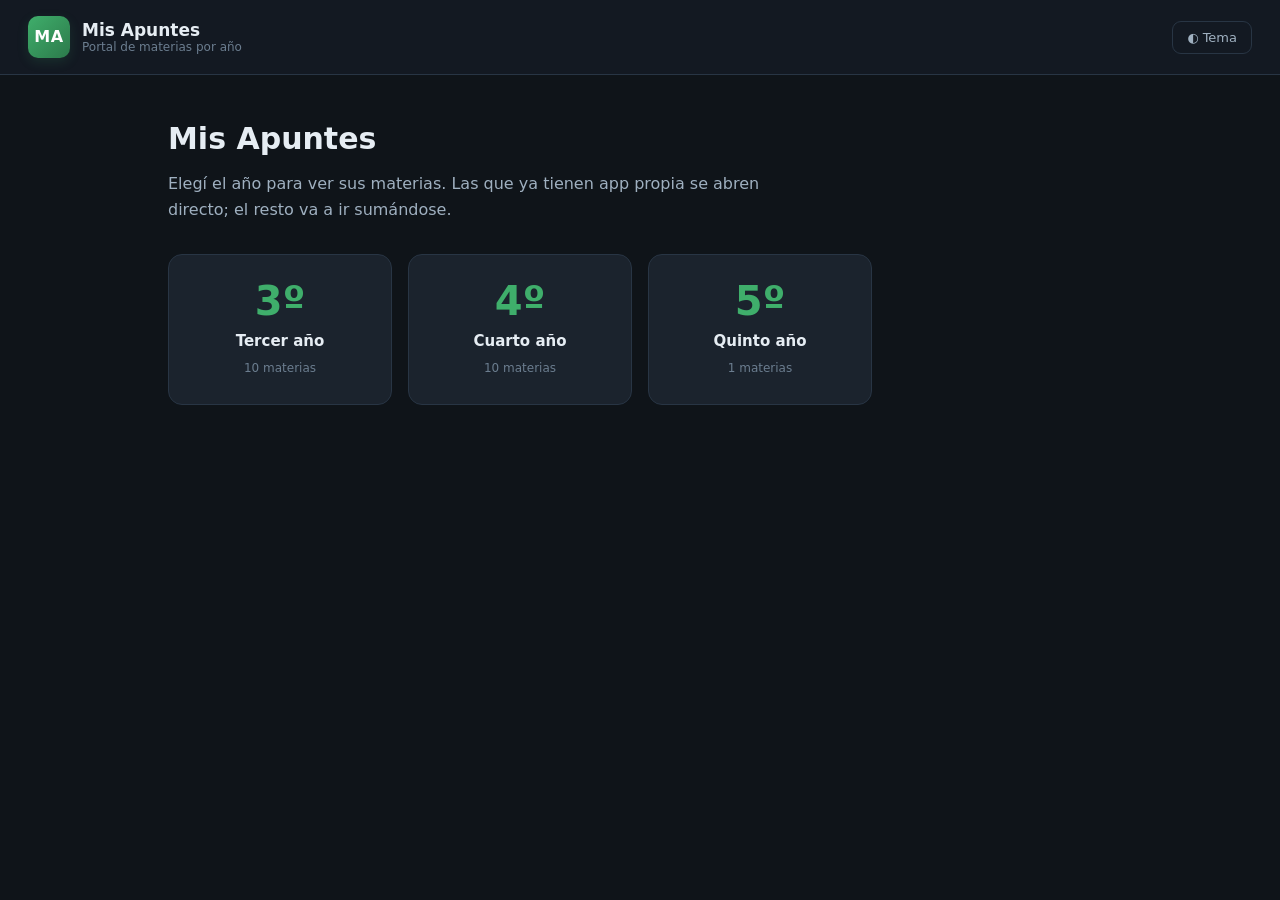
<file: portal/index.html>
<!DOCTYPE html>
<html lang="es">
<head>
  <meta charset="UTF-8" />
  <meta name="viewport" content="width=device-width, initial-scale=1.0" />
  <title>Mis Apuntes · Portal de materias</title>
  <meta name="theme-color" content="#1c6e48" />
  <link rel="stylesheet" href="assets/styles.css" />
</head>
<body>
  <div id="app">
    <header id="topbar">
      <div class="brand" id="brand-home">
        <div class="brand-mark">MA</div>
        <div class="brand-text">
          <strong>Mis Apuntes</strong>
          <span>Portal de materias por año</span>
        </div>
      </div>
      <button id="theme-toggle" class="ghost-btn" title="Cambiar tema claro/oscuro">◐ Tema</button>
    </header>
    <main id="view"></main>
  </div>

  <script src="data/anios.js"></script>
  <script src="assets/app.js"></script>
</body>
</html>
</file>
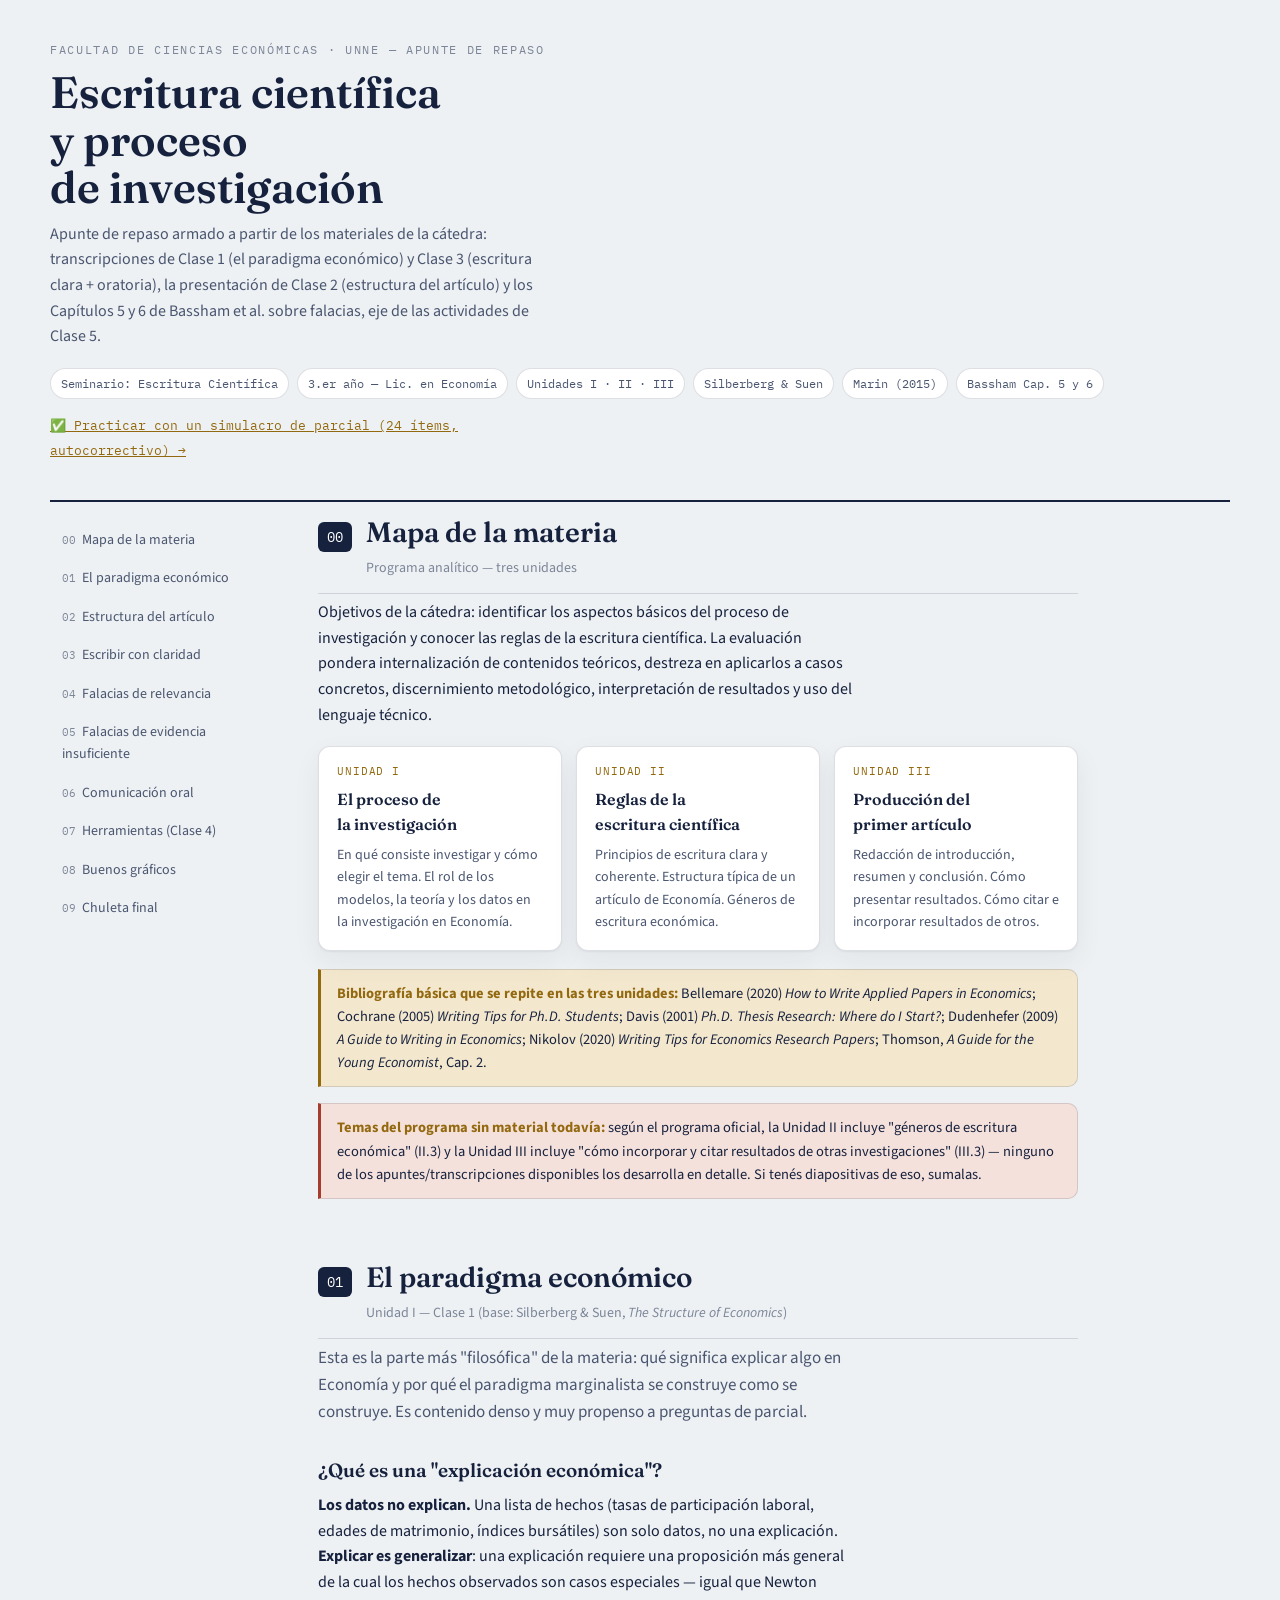
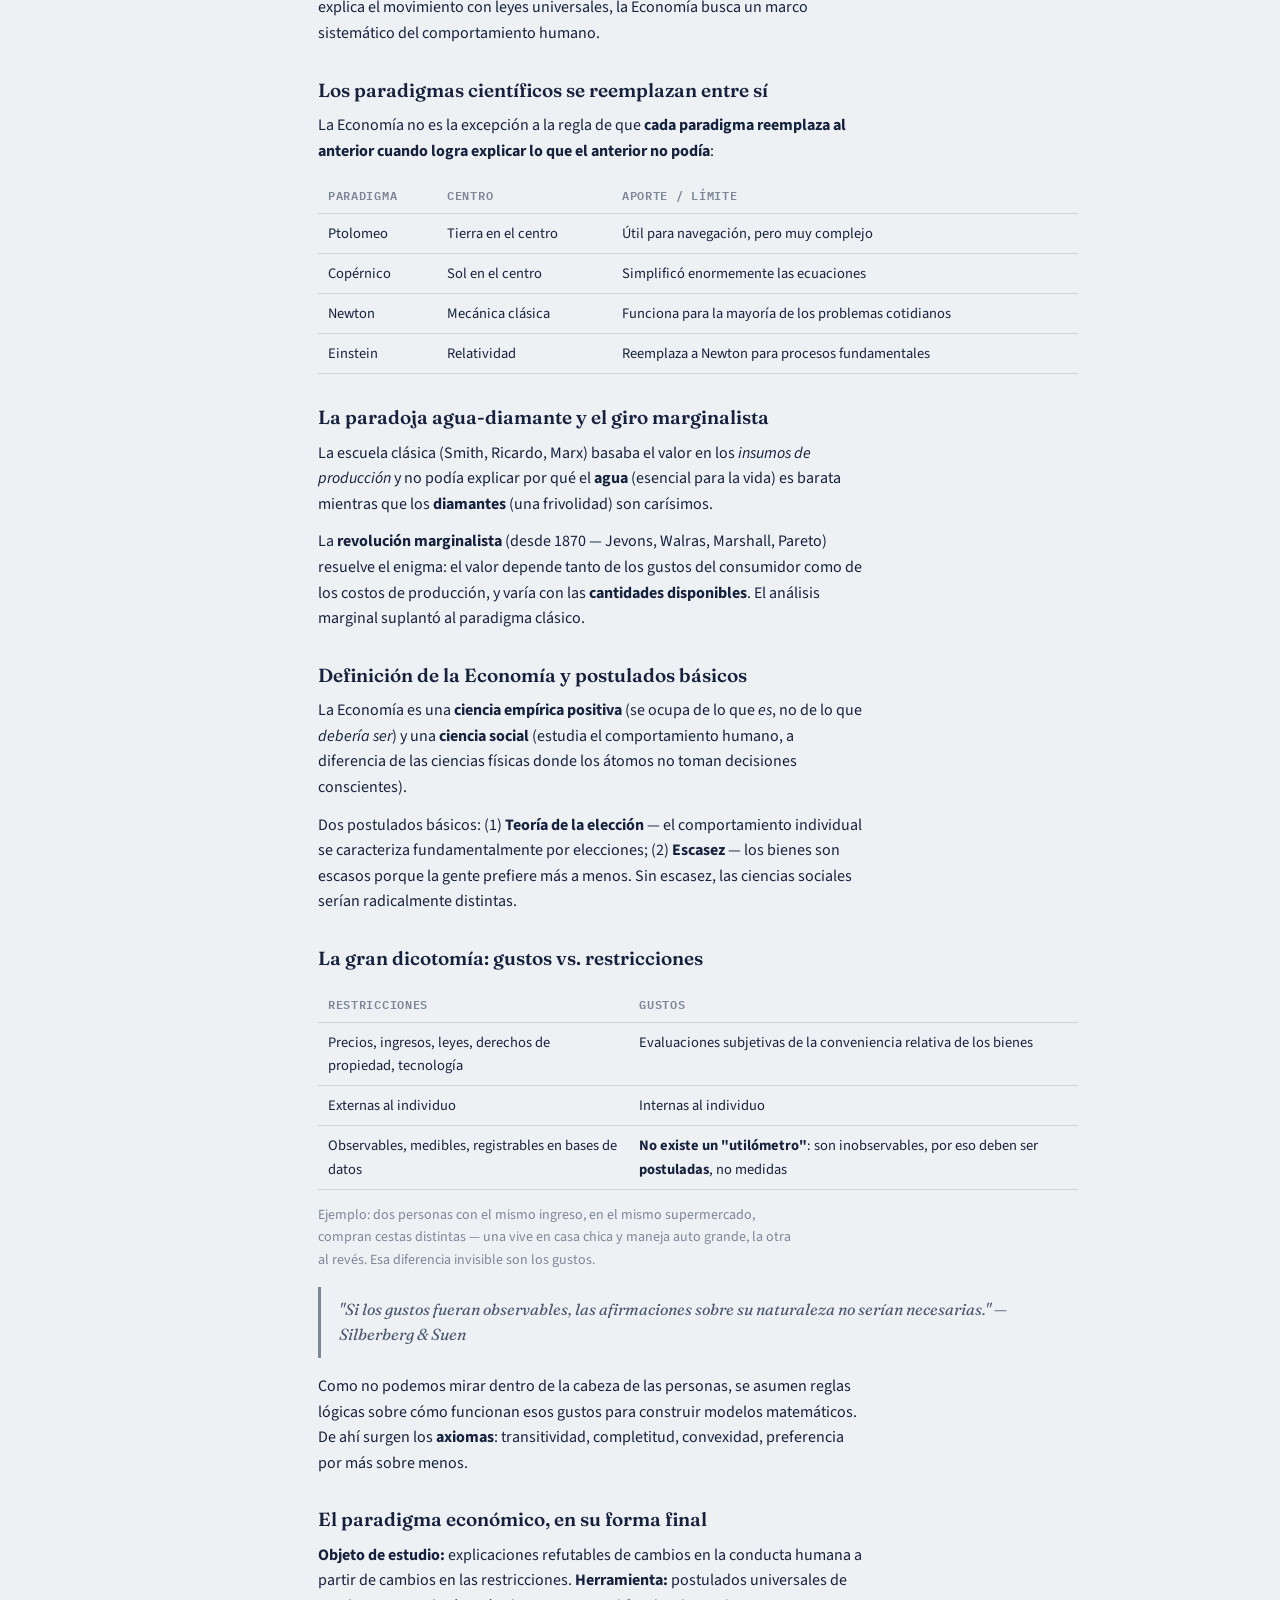
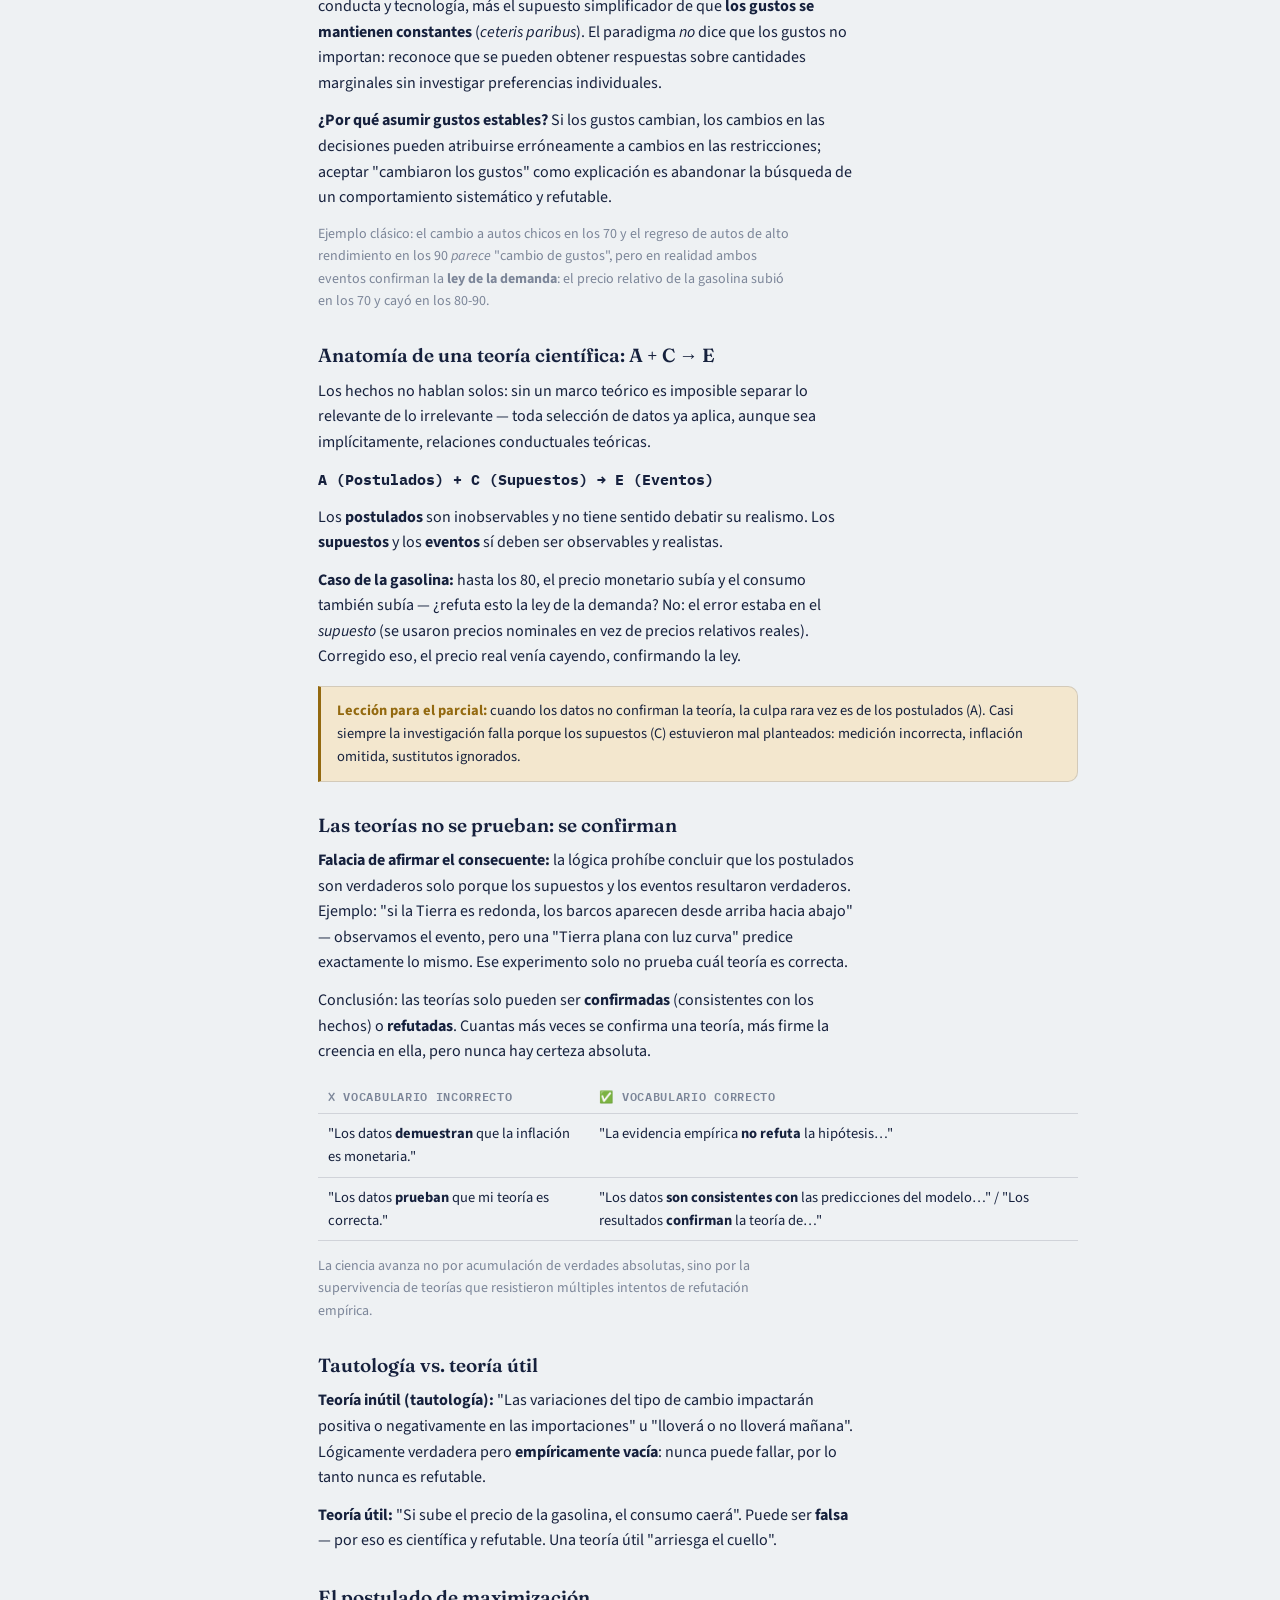
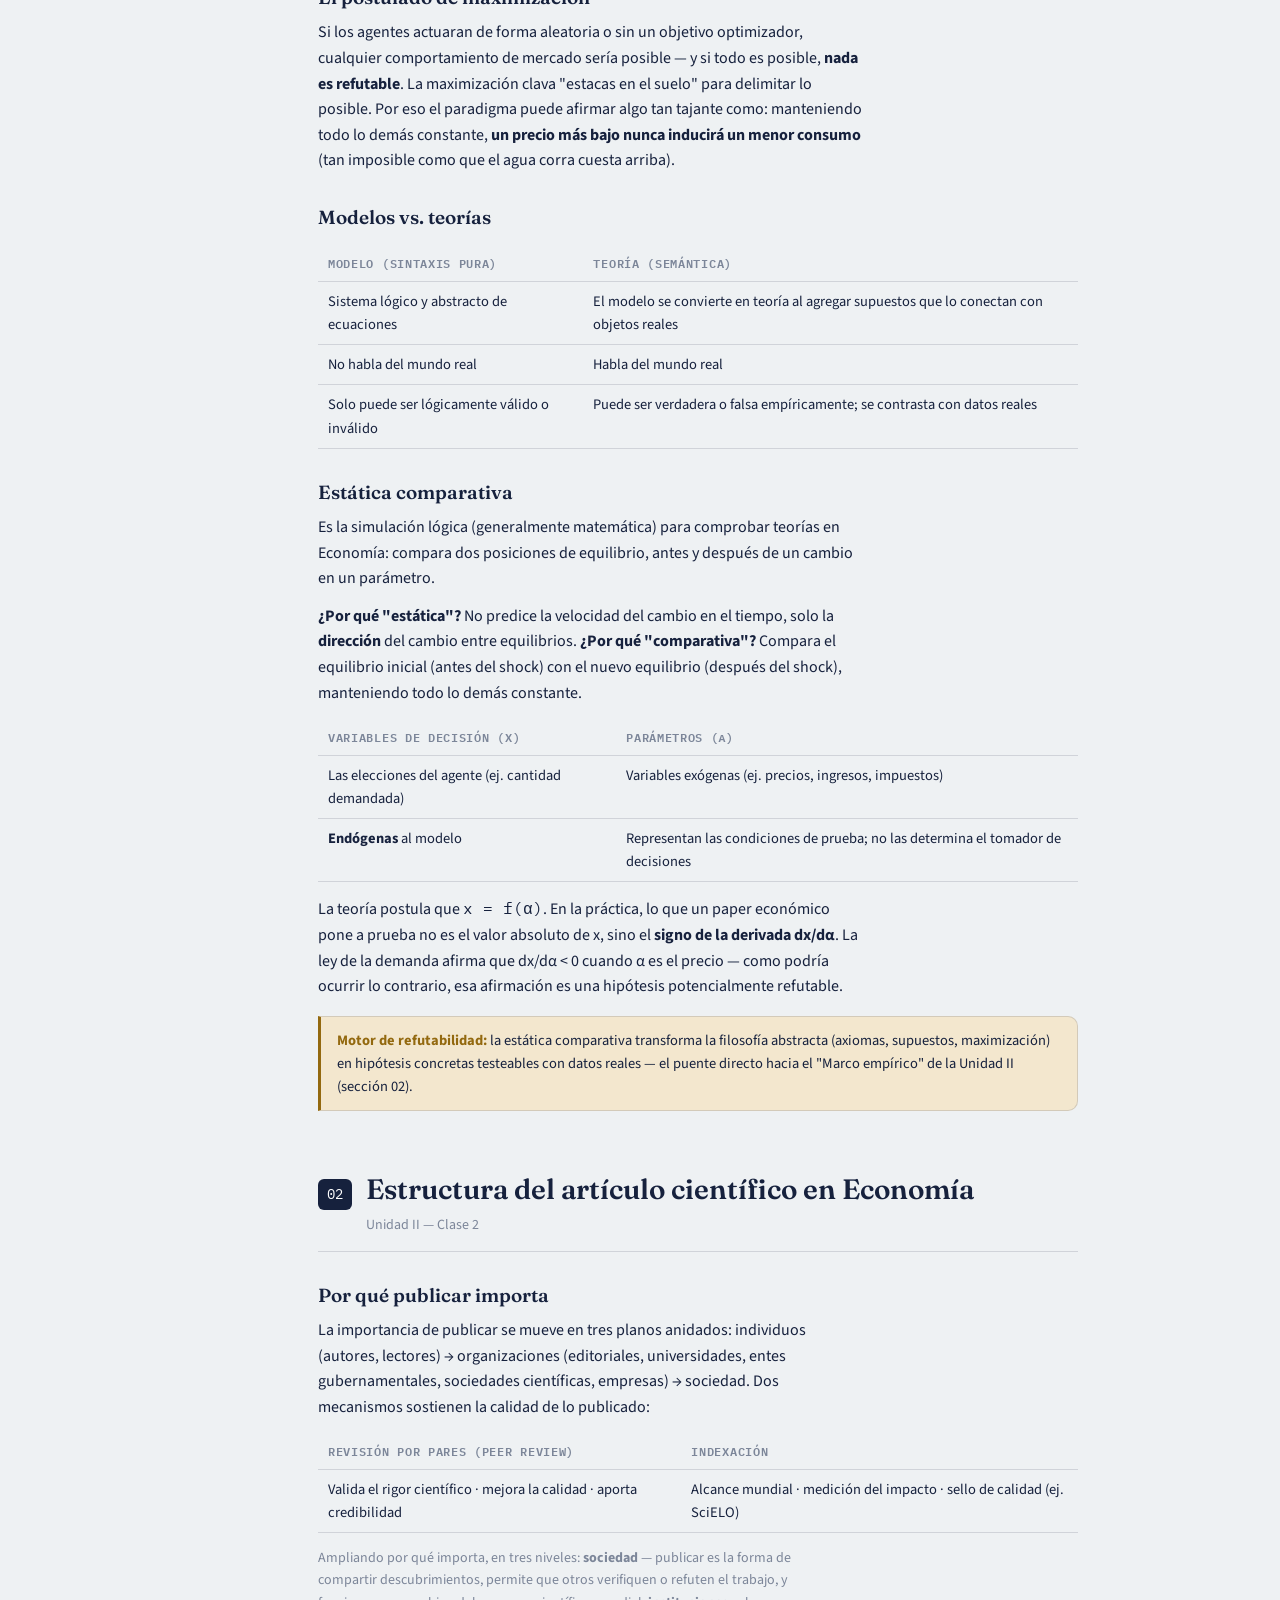
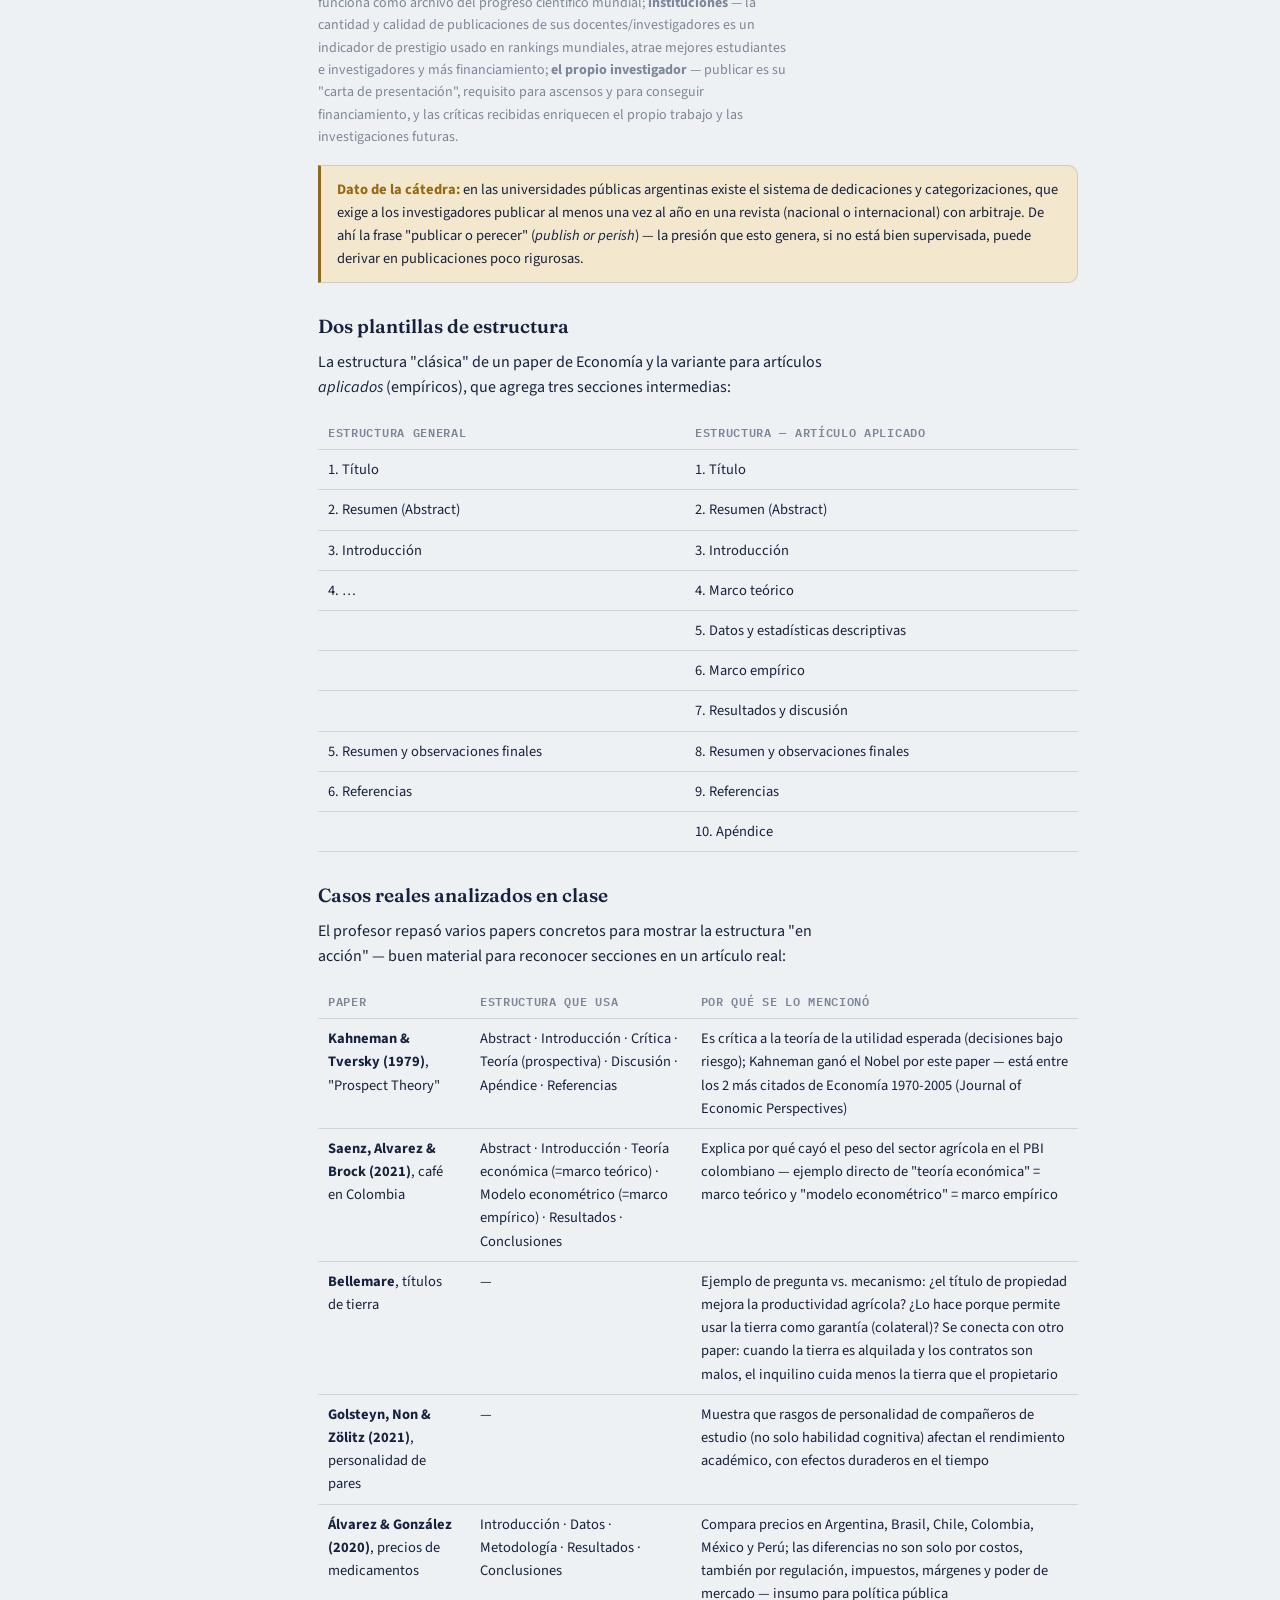
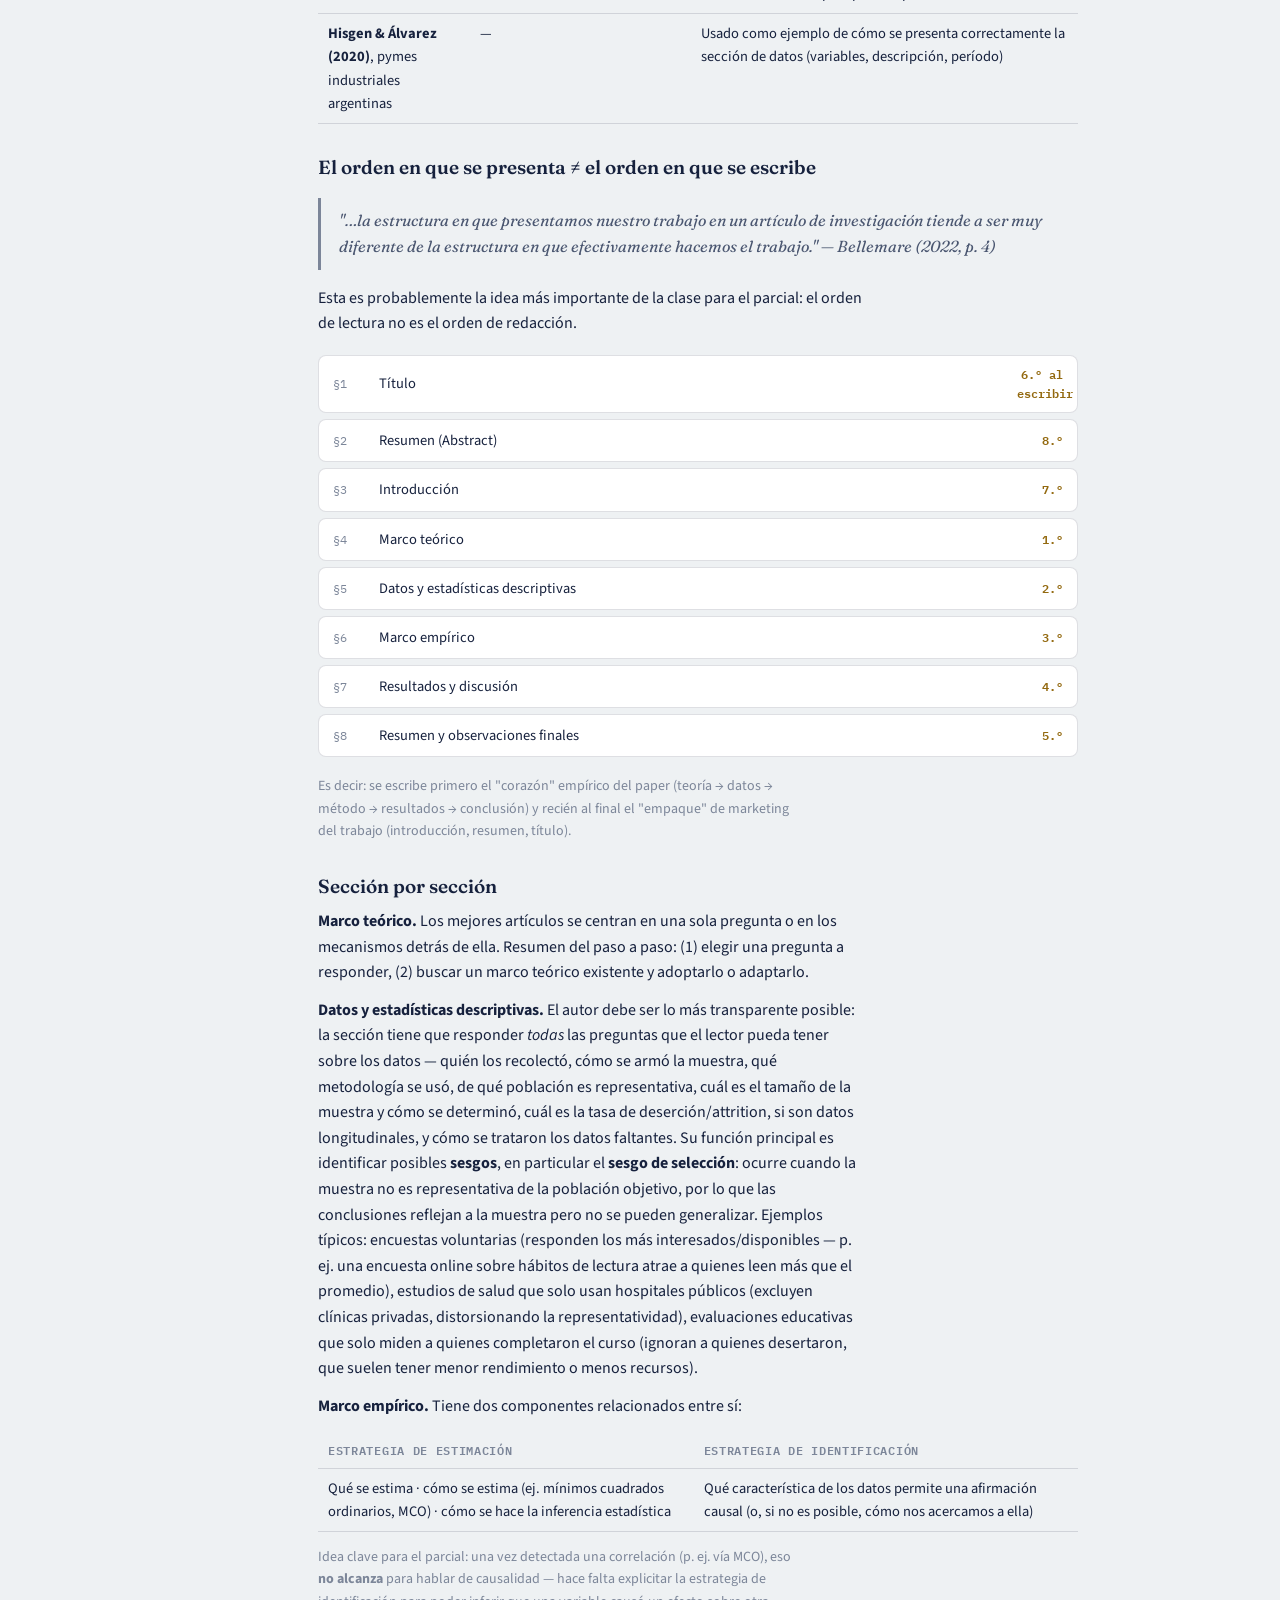
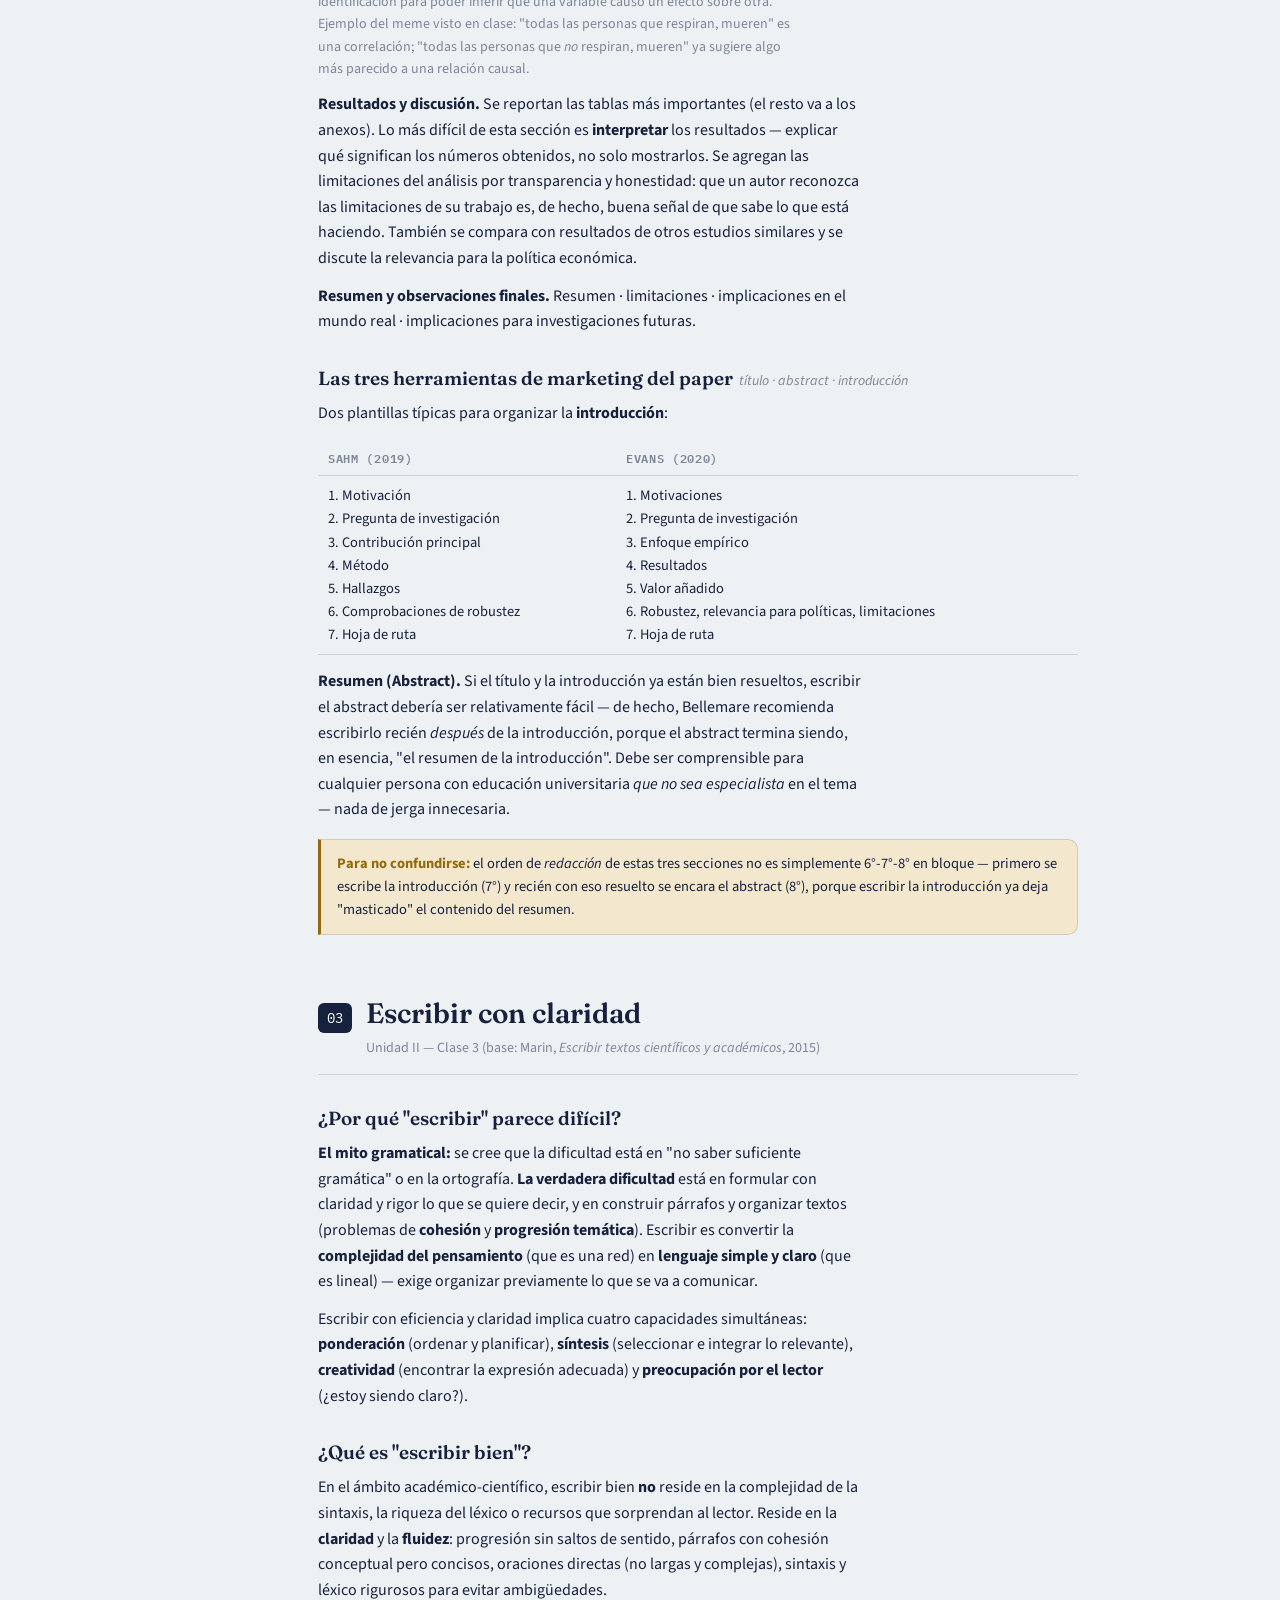
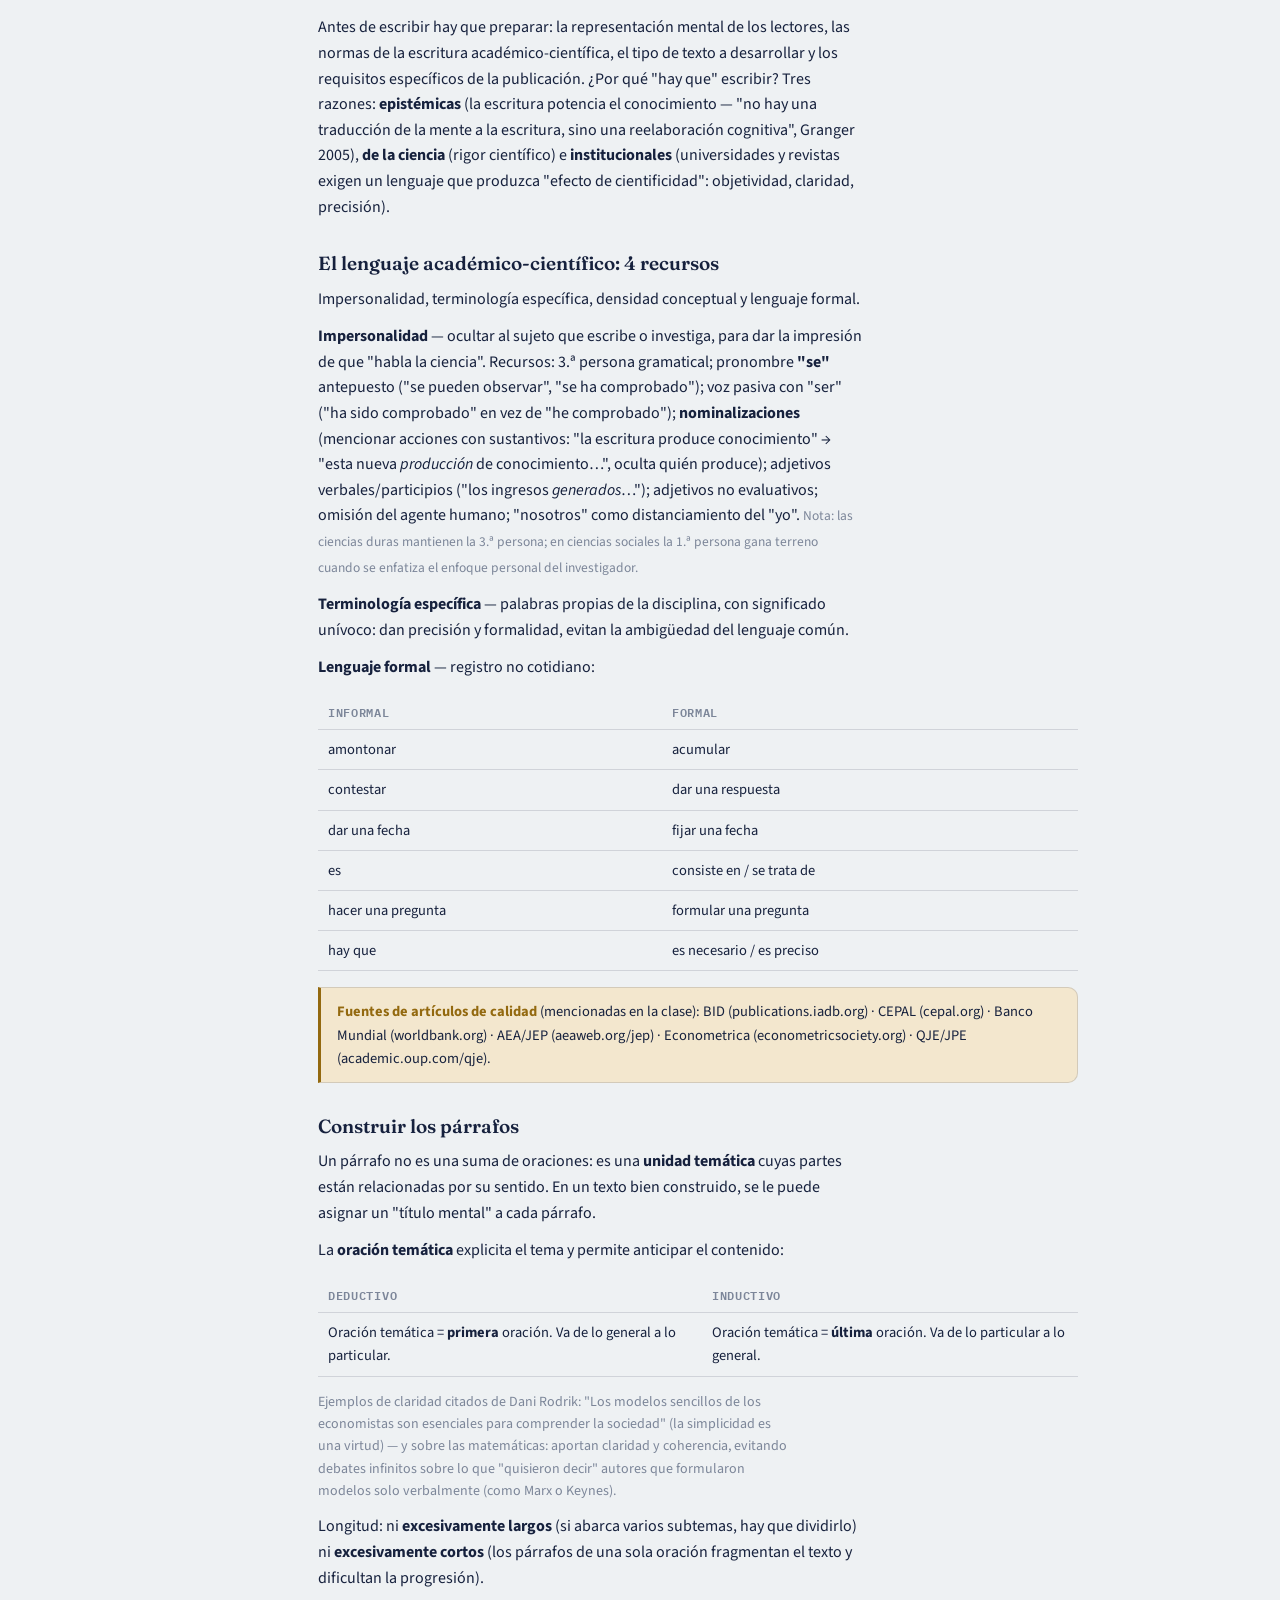
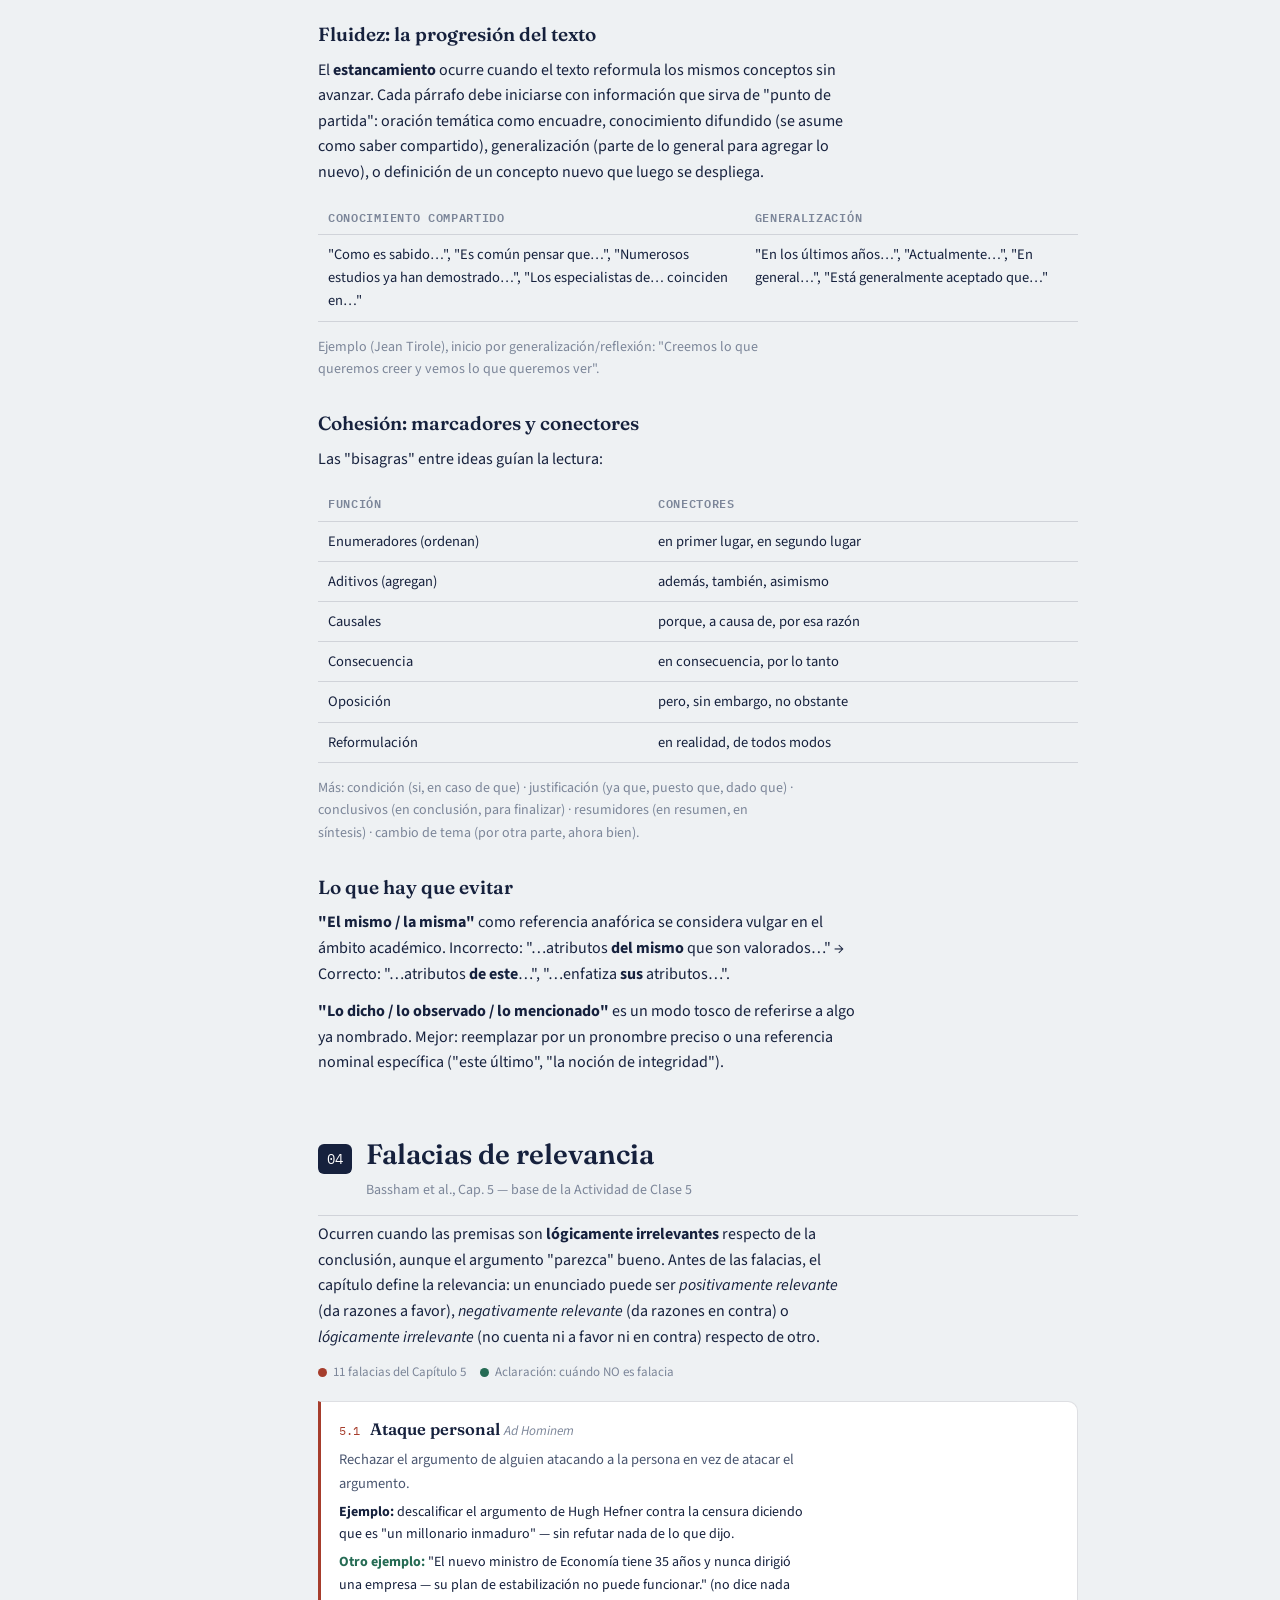
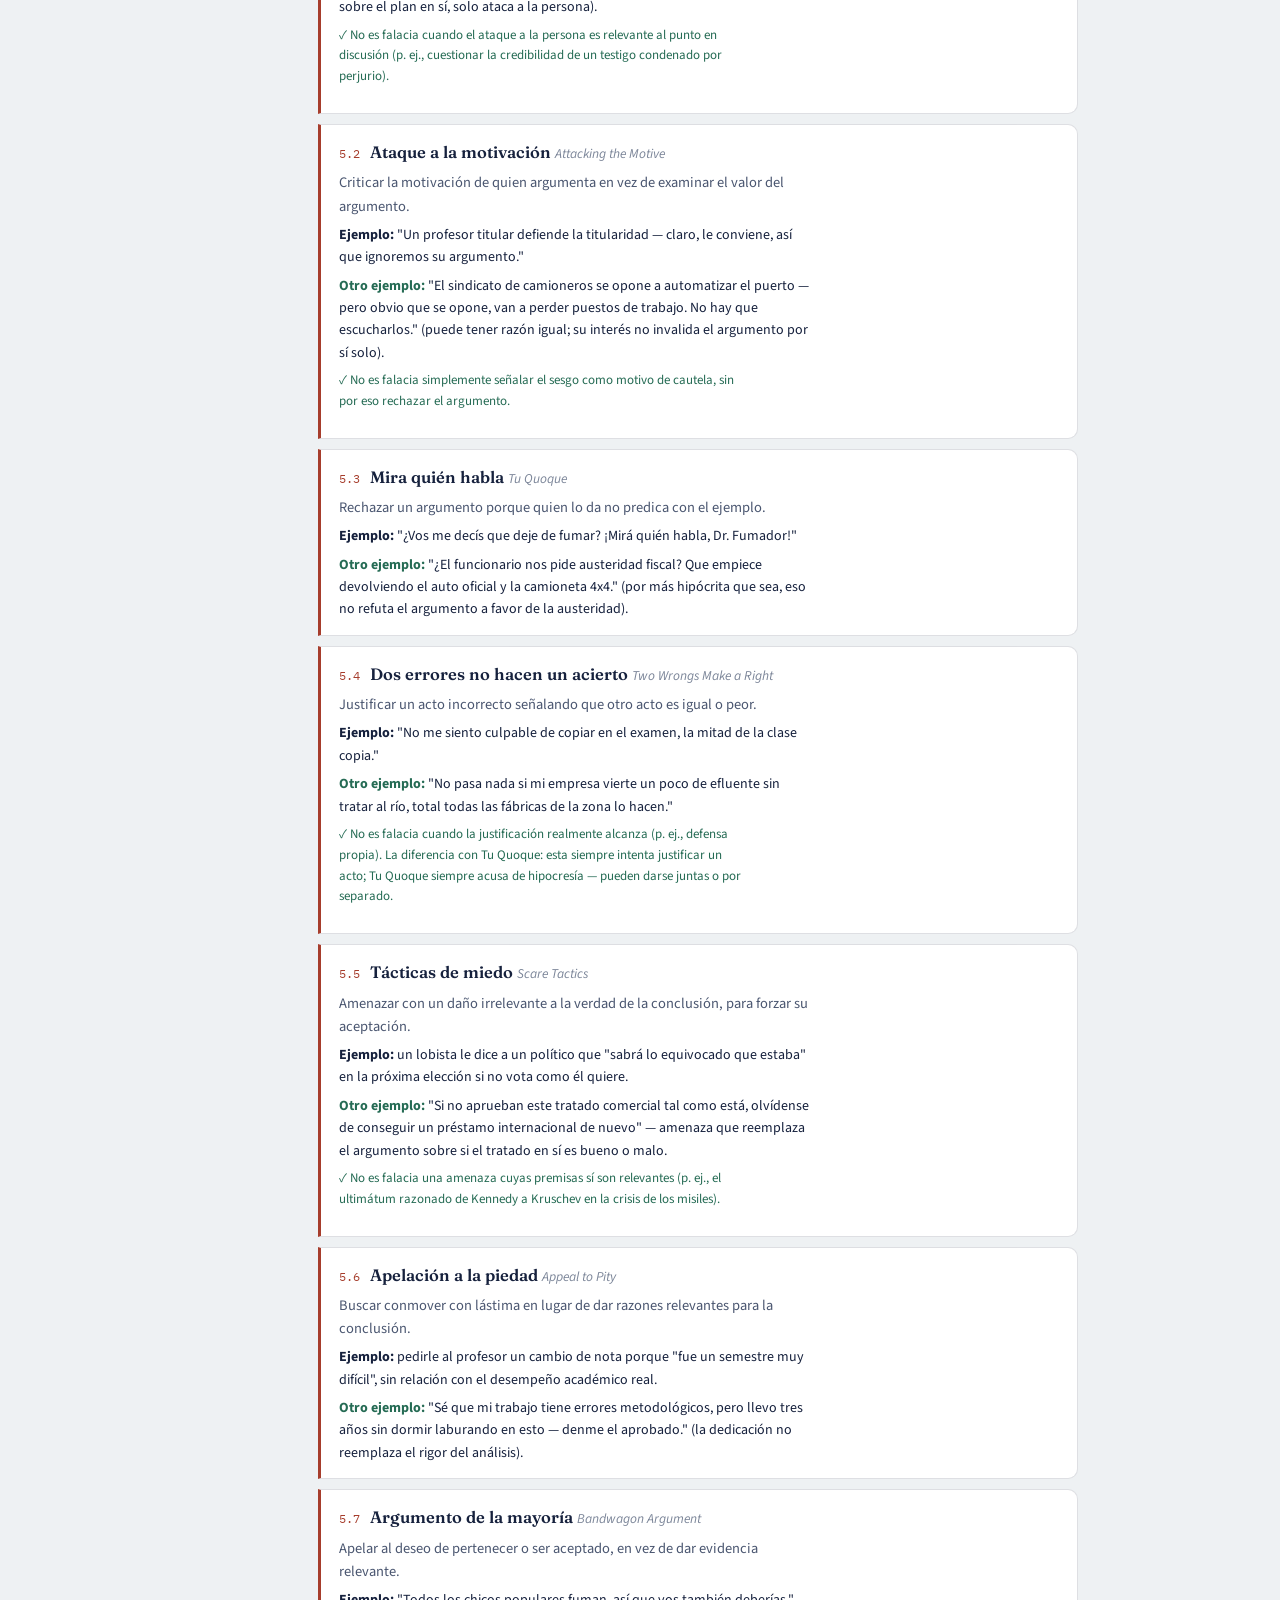
<file: seminario-escritura/index.html>
<!doctype html>
<html lang="es">
<head>
<meta charset="UTF-8">
<meta name="viewport" content="width=device-width, initial-scale=1">
<title>Escritura Científica en Economía</title>
<link rel="stylesheet" href="https://fonts.googleapis.com/css2?family=Fraunces:opsz,wght@9..144,400;9..144,500;9..144,600;9..144,700&family=Source+Sans+3:wght@400;500;600;700&family=IBM+Plex+Mono:wght@500;600&display=swap">
<style>
  :root{
    --paper:#EEF1F3;
    --surface:#FFFFFF;
    --surface-2:#E3E8EC;
    --ink:#16213D;
    --ink-soft:#4A5670;
    --ink-faint:#7C8699;
    --accent-gold:#93690F;
    --accent-gold-bg:#F3E7CE;
    --accent-red:#A63D2C;
    --accent-red-bg:#F5E1DC;
    --accent-teal:#256B54;
    --accent-teal-bg:#DCEEE6;
    --line: rgba(22,33,61,0.14);
    --shadow: 0 1px 2px rgba(22,33,61,0.06), 0 10px 28px rgba(22,33,61,0.06);
  }
  @media (prefers-color-scheme: dark){
    :root:not([data-theme="light"]){
      --paper:#0D1424;
      --surface:#151E35;
      --surface-2:#1D2A46;
      --ink:#E9ECF5;
      --ink-soft:#B6C0D8;
      --ink-faint:#8492B0;
      --accent-gold:#DCAB55;
      --accent-gold-bg:#3A2E15;
      --accent-red:#E38670;
      --accent-red-bg:#3B201A;
      --accent-teal:#63C2A2;
      --accent-teal-bg:#112E26;
      --line: rgba(233,236,245,0.14);
      --shadow: 0 1px 2px rgba(0,0,0,0.4), 0 10px 28px rgba(0,0,0,0.4);
    }
  }
  :root[data-theme="dark"]{
    --paper:#0D1424;
    --surface:#151E35;
    --surface-2:#1D2A46;
    --ink:#E9ECF5;
    --ink-soft:#B6C0D8;
    --ink-faint:#8492B0;
    --accent-gold:#DCAB55;
    --accent-gold-bg:#3A2E15;
    --accent-red:#E38670;
    --accent-red-bg:#3B201A;
    --accent-teal:#63C2A2;
    --accent-teal-bg:#112E26;
    --line: rgba(233,236,245,0.14);
    --shadow: 0 1px 2px rgba(0,0,0,0.4), 0 10px 28px rgba(0,0,0,0.4);
  }

  *{box-sizing:border-box;}
  html{scroll-behavior:smooth;}
  body{
    margin:0;
    background:var(--paper);
    color:var(--ink);
    font-family:"Source Sans 3", ui-sans-serif, system-ui, sans-serif;
    font-size:16px;
    line-height:1.6;
    padding:0 20px 64px;
  }
  h1,h2,h3,h4{
    font-family:"Fraunces", Georgia, serif;
    text-wrap:balance;
    font-weight:600;
    margin:0;
    color:var(--ink);
  }
  a{color:var(--accent-gold);}
  .mono{font-family:"IBM Plex Mono", ui-monospace, monospace;}

  /* ---------- header ---------- */
  .masthead{
    max-width:1180px;
    margin:0 auto;
    padding:40px 0 24px;
    border-bottom:2px solid var(--ink);
  }
  .kicker{
    font-family:"IBM Plex Mono", monospace;
    font-size:12px;
    letter-spacing:.14em;
    text-transform:uppercase;
    color:var(--ink-faint);
    margin-bottom:10px;
  }
  .masthead h1{
    font-size:clamp(28px,4.2vw,44px);
    line-height:1.08;
    max-width:16ch;
  }
  .masthead p{
    color:var(--ink-soft);
    max-width:62ch;
    margin-top:10px;
    font-size:16px;
  }
  .meta-row{
    display:flex;
    flex-wrap:wrap;
    gap:8px;
    margin-top:18px;
  }
  .chip{
    font-family:"IBM Plex Mono", monospace;
    font-size:12px;
    padding:5px 10px;
    border:1px solid var(--line);
    border-radius:999px;
    color:var(--ink-soft);
    background:var(--surface);
  }

  /* ---------- layout ---------- */
  .layout{
    max-width:1180px;
    margin:0 auto;
    display:grid;
    grid-template-columns:220px minmax(0,1fr);
    gap:48px;
    align-items:start;
  }
  nav.toc{
    position:sticky;
    top:20px;
    padding:20px 0;
    display:flex;
    flex-direction:column;
    gap:2px;
  }
  nav.toc a{
    text-decoration:none;
    color:var(--ink-soft);
    font-size:14px;
    padding:7px 10px;
    border-radius:8px;
    border-left:2px solid transparent;
  }
  nav.toc a:hover{background:var(--surface-2); color:var(--ink);}
  nav.toc .toc-num{font-family:"IBM Plex Mono",monospace; font-size:11px; color:var(--ink-faint); margin-right:6px;}

  main{min-width:0; padding-top:8px;}
  section{
    max-width:760px;
    margin:0 0 56px;
    scroll-margin-top:20px;
  }
  section > .sec-head{
    display:flex;
    align-items:baseline;
    gap:14px;
    margin-bottom:6px;
    padding-bottom:14px;
    border-bottom:1px solid var(--line);
  }
  .sec-num{
    font-family:"IBM Plex Mono", monospace;
    font-size:14px;
    color:var(--surface);
    background:var(--ink);
    padding:4px 9px;
    border-radius:6px;
    flex:none;
  }
  section h2{font-size:clamp(22px,3vw,28px);}
  .sec-sub{color:var(--ink-faint); font-size:14px; margin-top:2px;}

  p{margin:0 0 12px; max-width:68ch;}
  .lede{color:var(--ink-soft); font-size:17px;}

  /* ---------- generic components ---------- */
  .grid-3{display:grid; grid-template-columns:repeat(3,1fr); gap:14px; margin:18px 0;}
  .card{
    background:var(--surface);
    border:1px solid var(--line);
    border-radius:12px;
    padding:16px 18px;
    box-shadow:var(--shadow);
  }
  .card h3{font-size:16px; margin-bottom:6px;}
  .card p{font-size:14px; color:var(--ink-soft); margin-bottom:0;}
  .card .card-label{
    font-family:"IBM Plex Mono",monospace;
    font-size:11px; letter-spacing:.08em; text-transform:uppercase;
    color:var(--accent-gold); margin-bottom:6px; display:block;
  }

  .note{
    border:1px solid var(--line);
    border-left:3px solid var(--accent-gold);
    background:var(--accent-gold-bg);
    border-radius:0 10px 10px 0;
    padding:12px 16px;
    font-size:14.5px;
    color:var(--ink);
    margin:16px 0;
  }
  .note strong{color:var(--accent-gold);}

  .order-list{
    list-style:none; padding:0; margin:18px 0;
    display:flex; flex-direction:column; gap:6px;
  }
  .order-list li{
    display:grid;
    grid-template-columns:34px 1fr 46px;
    align-items:center;
    gap:12px;
    background:var(--surface);
    border:1px solid var(--line);
    border-radius:8px;
    padding:9px 14px;
    font-size:14.5px;
  }
  .order-list .pos{
    font-family:"IBM Plex Mono",monospace;
    font-size:12px; color:var(--ink-faint);
  }
  .order-list .write-order{
    font-family:"IBM Plex Mono",monospace;
    font-size:12px;
    text-align:right;
    color:var(--accent-gold);
    font-weight:600;
  }

  table{border-collapse:collapse; width:100%; font-size:14.5px; margin:14px 0;}
  th,td{border-bottom:1px solid var(--line); text-align:left; padding:8px 10px; vertical-align:top;}
  th{font-family:"IBM Plex Mono",monospace; font-size:11.5px; text-transform:uppercase; letter-spacing:.06em; color:var(--ink-faint); font-weight:600;}

  .subsec{margin-top:28px;}
  .subsec h3{font-size:19px; margin-bottom:8px;}
  .subsec h3 .en{font-family:"Source Sans 3",sans-serif; font-weight:400; font-style:italic; color:var(--ink-faint); font-size:14px; margin-left:6px;}

  blockquote{
    margin:16px 0; padding:10px 18px;
    border-left:3px solid var(--ink-faint);
    font-family:"Fraunces",serif; font-style:italic;
    color:var(--ink-soft); font-size:16px;
  }

  /* ---------- fallacy cards ---------- */
  .fal-legend{
    display:flex; gap:14px; margin:10px 0 18px; font-size:13px; color:var(--ink-faint); flex-wrap:wrap;
  }
  .fal-legend span{display:inline-flex; align-items:center; gap:6px;}
  .dot{width:9px;height:9px;border-radius:50%;display:inline-block;}
  .fal-grid{display:flex; flex-direction:column; gap:10px;}
  .fal-card{
    background:var(--surface);
    border:1px solid var(--line);
    border-left:3px solid var(--accent-red);
    border-radius:0 10px 10px 0;
    padding:14px 18px;
  }
  .fal-head{display:flex; align-items:baseline; gap:10px; flex-wrap:wrap;}
  .fal-num{font-family:"IBM Plex Mono",monospace; font-size:12px; color:var(--accent-red); flex:none;}
  .fal-head h4{font-size:16.5px; display:inline;}
  .fal-en{font-family:"Source Sans 3",sans-serif; font-style:italic; font-weight:400; color:var(--ink-faint); font-size:13.5px;}
  .fal-def{font-size:14.5px; margin:6px 0 6px; color:var(--ink-soft);}
  .fal-ex{font-size:14px; margin:0 0 6px;}
  .fal-ex:last-of-type{margin-bottom:0;}
  .fal-ex strong{color:var(--ink);}
  .fal-ex.alt strong{color:var(--accent-teal);}
  .fal-tip{
    font-size:13px; margin-top:6px; color:var(--accent-teal);
    display:flex; gap:6px; align-items:flex-start;
  }

  .cheat{
    background:var(--surface); border:1px solid var(--line); border-radius:12px;
    padding:20px 22px; box-shadow:var(--shadow);
  }
  .cheat h3{font-size:15px; margin-bottom:8px; color:var(--accent-gold); font-family:"IBM Plex Mono",monospace; text-transform:uppercase; letter-spacing:.04em; font-weight:600;}
  .cheat ul{margin:0 0 18px; padding-left:18px; font-size:14.5px;}
  .cheat li{margin-bottom:5px;}
  .cheat-grid{display:grid; grid-template-columns:1fr 1fr; gap:0 28px;}

  footer{
    max-width:1180px; margin:40px auto 0; padding-top:20px; border-top:1px solid var(--line);
    font-size:12.5px; color:var(--ink-faint); font-family:"IBM Plex Mono",monospace;
  }

  /* ---------- diagrams / figures ---------- */
  figure{margin:18px 0; padding:16px 16px 12px; background:var(--surface); border:1px solid var(--line); border-radius:12px; box-shadow:var(--shadow);}
  figure svg{width:100%; height:auto; display:block; color:var(--ink);}
  figcaption{font-size:13px; color:var(--ink-faint); margin-top:10px; padding-top:10px; border-top:1px solid var(--line);}
  figcaption strong{color:var(--ink-soft);}
  .gallery-group{margin:18px 0 26px;}
  .gallery-group h4{font-family:"IBM Plex Mono",monospace; font-size:11.5px; text-transform:uppercase; letter-spacing:.06em; color:var(--accent-gold); margin-bottom:10px;}
  .chart-gallery{display:grid; grid-template-columns:repeat(5,1fr); gap:10px;}
  .chart-icon{background:var(--surface); border:1px solid var(--line); border-radius:10px; padding:8px 8px 7px; text-align:center;}
  .chart-icon svg{width:100%; height:auto; color:var(--ink-soft);}
  .chart-icon span{display:block; font-size:11px; color:var(--ink-faint); margin-top:4px; line-height:1.25;}
  @media (max-width:700px){ .chart-gallery{grid-template-columns:repeat(3,1fr);} }

  @media (max-width:900px){
    .layout{grid-template-columns:1fr;}
    nav.toc{
      position:sticky; top:0; z-index:5;
      flex-direction:row; overflow-x:auto; gap:6px;
      background:var(--paper);
      padding:12px 0;
      border-bottom:1px solid var(--line);
      -webkit-overflow-scrolling:touch;
    }
    nav.toc a{white-space:nowrap; border:1px solid var(--line); border-radius:999px;}
    .grid-3{grid-template-columns:1fr;}
    .cheat-grid{grid-template-columns:1fr;}
  }
</style>
</head>
<body>
<header class="masthead">
  <div class="kicker">Facultad de Ciencias Económicas · UNNE — Apunte de repaso</div>
  <h1>Escritura científica y proceso de investigación</h1>
  <p class="lede">Apunte de repaso armado a partir de los materiales de la cátedra: transcripciones de Clase 1 (el paradigma económico) y Clase 3 (escritura clara + oratoria), la presentación de Clase 2 (estructura del artículo) y los Capítulos 5 y 6 de Bassham et al. sobre falacias, eje de las actividades de Clase 5.</p>
  <div class="meta-row">
    <span class="chip">Seminario: Escritura Científica</span>
    <span class="chip">3.er año — Lic. en Economía</span>
    <span class="chip">Unidades I · II · III</span>
    <span class="chip">Silberberg &amp; Suen</span>
    <span class="chip">Marin (2015)</span>
    <span class="chip">Bassham Cap. 5 y 6</span>
  </div>
  <p style="margin-top:14px;"><a href="parcial.html" style="font-family:'IBM Plex Mono',monospace; font-size:13px;">✅ Practicar con un simulacro de parcial (24 ítems, autocorrectivo) →</a></p>
</header>

<div class="layout">
  <nav class="toc">
    <a href="#mapa"><span class="toc-num">00</span>Mapa de la materia</a>
    <a href="#unidad1"><span class="toc-num">01</span>El paradigma económico</a>
    <a href="#unidad2"><span class="toc-num">02</span>Estructura del artículo</a>
    <a href="#claridad"><span class="toc-num">03</span>Escribir con claridad</a>
    <a href="#relevancia"><span class="toc-num">04</span>Falacias de relevancia</a>
    <a href="#evidencia"><span class="toc-num">05</span>Falacias de evidencia insuficiente</a>
    <a href="#oratoria"><span class="toc-num">06</span>Comunicación oral</a>
    <a href="#herramientas"><span class="toc-num">07</span>Herramientas (Clase 4)</a>
    <a href="#graficos"><span class="toc-num">08</span>Buenos gráficos</a>
    <a href="#chuleta"><span class="toc-num">09</span>Chuleta final</a>
  </nav>

  <main>

    <!-- 00 MAPA -->
    <section id="mapa">
      <div class="sec-head">
        <span class="sec-num">00</span>
        <div><h2>Mapa de la materia</h2><div class="sec-sub">Programa analítico — tres unidades</div></div>
      </div>
      <p>Objetivos de la cátedra: identificar los aspectos básicos del proceso de investigación y conocer las reglas de la escritura científica. La evaluación pondera internalización de contenidos teóricos, destreza en aplicarlos a casos concretos, discernimiento metodológico, interpretación de resultados y uso del lenguaje técnico.</p>
      <div class="grid-3">
        <div class="card">
          <span class="card-label">Unidad I</span>
          <h3>El proceso de la investigación</h3>
          <p>En qué consiste investigar y cómo elegir el tema. El rol de los modelos, la teoría y los datos en la investigación en Economía.</p>
        </div>
        <div class="card">
          <span class="card-label">Unidad II</span>
          <h3>Reglas de la escritura científica</h3>
          <p>Principios de escritura clara y coherente. Estructura típica de un artículo de Economía. Géneros de escritura económica.</p>
        </div>
        <div class="card">
          <span class="card-label">Unidad III</span>
          <h3>Producción del primer artículo</h3>
          <p>Redacción de introducción, resumen y conclusión. Cómo presentar resultados. Cómo citar e incorporar resultados de otros.</p>
        </div>
      </div>
      <div class="note"><strong>Bibliografía básica que se repite en las tres unidades:</strong> Bellemare (2020) <em>How to Write Applied Papers in Economics</em>; Cochrane (2005) <em>Writing Tips for Ph.D. Students</em>; Davis (2001) <em>Ph.D. Thesis Research: Where do I Start?</em>; Dudenhefer (2009) <em>A Guide to Writing in Economics</em>; Nikolov (2020) <em>Writing Tips for Economics Research Papers</em>; Thomson, <em>A Guide for the Young Economist</em>, Cap. 2.</div>
      <div class="note" style="border-left-color:var(--accent-red); background:var(--accent-red-bg);"><strong>Temas del programa sin material todavía:</strong> según el programa oficial, la Unidad II incluye "géneros de escritura económica" (II.3) y la Unidad III incluye "cómo incorporar y citar resultados de otras investigaciones" (III.3) — ninguno de los apuntes/transcripciones disponibles los desarrolla en detalle. Si tenés diapositivas de eso, sumalas.</div>
    </section>

    <!-- 01 UNIDAD I -->
    <section id="unidad1">
      <div class="sec-head">
        <span class="sec-num">01</span>
        <div><h2>El paradigma económico</h2><div class="sec-sub">Unidad I — Clase 1 (base: Silberberg &amp; Suen, <em>The Structure of Economics</em>)</div></div>
      </div>
      <p class="lede">Esta es la parte más "filosófica" de la materia: qué significa explicar algo en Economía y por qué el paradigma marginalista se construye como se construye. Es contenido denso y muy propenso a preguntas de parcial.</p>

      <div class="subsec">
        <h3>¿Qué es una "explicación económica"?</h3>
        <p><strong>Los datos no explican.</strong> Una lista de hechos (tasas de participación laboral, edades de matrimonio, índices bursátiles) son solo datos, no una explicación. <strong>Explicar es generalizar</strong>: una explicación requiere una proposición más general de la cual los hechos observados son casos especiales — igual que Newton explica el movimiento con leyes universales, la Economía busca un marco sistemático del comportamiento humano.</p>
      </div>

      <div class="subsec">
        <h3>Los paradigmas científicos se reemplazan entre sí</h3>
        <p>La Economía no es la excepción a la regla de que <strong>cada paradigma reemplaza al anterior cuando logra explicar lo que el anterior no podía</strong>:</p>
        <table>
          <tr><th>Paradigma</th><th>Centro</th><th>Aporte / límite</th></tr>
          <tr><td>Ptolomeo</td><td>Tierra en el centro</td><td>Útil para navegación, pero muy complejo</td></tr>
          <tr><td>Copérnico</td><td>Sol en el centro</td><td>Simplificó enormemente las ecuaciones</td></tr>
          <tr><td>Newton</td><td>Mecánica clásica</td><td>Funciona para la mayoría de los problemas cotidianos</td></tr>
          <tr><td>Einstein</td><td>Relatividad</td><td>Reemplaza a Newton para procesos fundamentales</td></tr>
        </table>
      </div>

      <div class="subsec">
        <h3>La paradoja agua-diamante y el giro marginalista</h3>
        <p>La escuela clásica (Smith, Ricardo, Marx) basaba el valor en los <em>insumos de producción</em> y no podía explicar por qué el <strong>agua</strong> (esencial para la vida) es barata mientras que los <strong>diamantes</strong> (una frivolidad) son carísimos.</p>
        <p>La <strong>revolución marginalista</strong> (desde 1870 — Jevons, Walras, Marshall, Pareto) resuelve el enigma: el valor depende tanto de los gustos del consumidor como de los costos de producción, y varía con las <strong>cantidades disponibles</strong>. El análisis marginal suplantó al paradigma clásico.</p>
      </div>

      <div class="subsec">
        <h3>Definición de la Economía y postulados básicos</h3>
        <p>La Economía es una <strong>ciencia empírica positiva</strong> (se ocupa de lo que <em>es</em>, no de lo que <em>debería ser</em>) y una <strong>ciencia social</strong> (estudia el comportamiento humano, a diferencia de las ciencias físicas donde los átomos no toman decisiones conscientes).</p>
        <p>Dos postulados básicos: (1) <strong>Teoría de la elección</strong> — el comportamiento individual se caracteriza fundamentalmente por elecciones; (2) <strong>Escasez</strong> — los bienes son escasos porque la gente prefiere más a menos. Sin escasez, las ciencias sociales serían radicalmente distintas.</p>
      </div>

      <div class="subsec">
        <h3>La gran dicotomía: gustos vs. restricciones</h3>
        <table>
          <tr><th>Restricciones</th><th>Gustos</th></tr>
          <tr><td>Precios, ingresos, leyes, derechos de propiedad, tecnología</td><td>Evaluaciones subjetivas de la conveniencia relativa de los bienes</td></tr>
          <tr><td>Externas al individuo</td><td>Internas al individuo</td></tr>
          <tr><td>Observables, medibles, registrables en bases de datos</td><td><strong>No existe un "utilómetro"</strong>: son inobservables, por eso deben ser <strong>postuladas</strong>, no medidas</td></tr>
        </table>
        <p style="font-size:14px;color:var(--ink-faint)">Ejemplo: dos personas con el mismo ingreso, en el mismo supermercado, compran cestas distintas — una vive en casa chica y maneja auto grande, la otra al revés. Esa diferencia invisible son los gustos.</p>
        <blockquote>"Si los gustos fueran observables, las afirmaciones sobre su naturaleza no serían necesarias." — Silberberg &amp; Suen</blockquote>
        <p>Como no podemos mirar dentro de la cabeza de las personas, se asumen reglas lógicas sobre cómo funcionan esos gustos para construir modelos matemáticos. De ahí surgen los <strong>axiomas</strong>: transitividad, completitud, convexidad, preferencia por más sobre menos.</p>
      </div>

      <div class="subsec">
        <h3>El paradigma económico, en su forma final</h3>
        <p><strong>Objeto de estudio:</strong> explicaciones refutables de cambios en la conducta humana a partir de cambios en las restricciones. <strong>Herramienta:</strong> postulados universales de conducta y tecnología, más el supuesto simplificador de que <strong>los gustos se mantienen constantes</strong> (<em>ceteris paribus</em>). El paradigma <em>no</em> dice que los gustos no importan: reconoce que se pueden obtener respuestas sobre cantidades marginales sin investigar preferencias individuales.</p>
        <p><strong>¿Por qué asumir gustos estables?</strong> Si los gustos cambian, los cambios en las decisiones pueden atribuirse erróneamente a cambios en las restricciones; aceptar "cambiaron los gustos" como explicación es abandonar la búsqueda de un comportamiento sistemático y refutable.</p>
        <p style="font-size:14px;color:var(--ink-faint)">Ejemplo clásico: el cambio a autos chicos en los 70 y el regreso de autos de alto rendimiento en los 90 <em>parece</em> "cambio de gustos", pero en realidad ambos eventos confirman la <strong>ley de la demanda</strong>: el precio relativo de la gasolina subió en los 70 y cayó en los 80-90.</p>
      </div>

      <div class="subsec">
        <h3>Anatomía de una teoría científica: A + C → E</h3>
        <p>Los hechos no hablan solos: sin un marco teórico es imposible separar lo relevante de lo irrelevante — toda selección de datos ya aplica, aunque sea implícitamente, relaciones conductuales teóricas.</p>
        <p style="font-size:15px"><strong class="mono">A (Postulados) + C (Supuestos) → E (Eventos)</strong></p>
        <p>Los <strong>postulados</strong> son inobservables y no tiene sentido debatir su realismo. Los <strong>supuestos</strong> y los <strong>eventos</strong> sí deben ser observables y realistas.</p>
        <p><strong>Caso de la gasolina:</strong> hasta los 80, el precio monetario subía y el consumo también subía — ¿refuta esto la ley de la demanda? No: el error estaba en el <em>supuesto</em> (se usaron precios nominales en vez de precios relativos reales). Corregido eso, el precio real venía cayendo, confirmando la ley.</p>
        <div class="note"><strong>Lección para el parcial:</strong> cuando los datos no confirman la teoría, la culpa rara vez es de los postulados (A). Casi siempre la investigación falla porque los supuestos (C) estuvieron mal planteados: medición incorrecta, inflación omitida, sustitutos ignorados.</div>
      </div>

      <div class="subsec">
        <h3>Las teorías no se prueban: se confirman</h3>
        <p><strong>Falacia de afirmar el consecuente:</strong> la lógica prohíbe concluir que los postulados son verdaderos solo porque los supuestos y los eventos resultaron verdaderos. Ejemplo: "si la Tierra es redonda, los barcos aparecen desde arriba hacia abajo" — observamos el evento, pero una "Tierra plana con luz curva" predice exactamente lo mismo. Ese experimento solo no prueba cuál teoría es correcta.</p>
        <p>Conclusión: las teorías solo pueden ser <strong>confirmadas</strong> (consistentes con los hechos) o <strong>refutadas</strong>. Cuantas más veces se confirma una teoría, más firme la creencia en ella, pero nunca hay certeza absoluta.</p>
        <table>
          <tr><th>❌ Vocabulario incorrecto</th><th>✅ Vocabulario correcto</th></tr>
          <tr><td>"Los datos <strong>demuestran</strong> que la inflación es monetaria."</td><td>"La evidencia empírica <strong>no refuta</strong> la hipótesis…"</td></tr>
          <tr><td>"Los datos <strong>prueban</strong> que mi teoría es correcta."</td><td>"Los datos <strong>son consistentes con</strong> las predicciones del modelo…" / "Los resultados <strong>confirman</strong> la teoría de…"</td></tr>
        </table>
        <p style="font-size:14px;color:var(--ink-faint)">La ciencia avanza no por acumulación de verdades absolutas, sino por la supervivencia de teorías que resistieron múltiples intentos de refutación empírica.</p>
      </div>

      <div class="subsec">
        <h3>Tautología vs. teoría útil</h3>
        <p><strong>Teoría inútil (tautología):</strong> "Las variaciones del tipo de cambio impactarán positiva o negativamente en las importaciones" u "lloverá o no lloverá mañana". Lógicamente verdadera pero <strong>empíricamente vacía</strong>: nunca puede fallar, por lo tanto nunca es refutable.</p>
        <p><strong>Teoría útil:</strong> "Si sube el precio de la gasolina, el consumo caerá". Puede ser <strong>falsa</strong> — por eso es científica y refutable. Una teoría útil "arriesga el cuello".</p>
      </div>

      <div class="subsec">
        <h3>El postulado de maximización</h3>
        <p>Si los agentes actuaran de forma aleatoria o sin un objetivo optimizador, cualquier comportamiento de mercado sería posible — y si todo es posible, <strong>nada es refutable</strong>. La maximización clava "estacas en el suelo" para delimitar lo posible. Por eso el paradigma puede afirmar algo tan tajante como: manteniendo todo lo demás constante, <strong>un precio más bajo nunca inducirá un menor consumo</strong> (tan imposible como que el agua corra cuesta arriba).</p>
      </div>

      <div class="subsec">
        <h3>Modelos vs. teorías</h3>
        <table>
          <tr><th>Modelo (sintaxis pura)</th><th>Teoría (semántica)</th></tr>
          <tr><td>Sistema lógico y abstracto de ecuaciones</td><td>El modelo se convierte en teoría al agregar supuestos que lo conectan con objetos reales</td></tr>
          <tr><td>No habla del mundo real</td><td>Habla del mundo real</td></tr>
          <tr><td>Solo puede ser lógicamente válido o inválido</td><td>Puede ser verdadera o falsa empíricamente; se contrasta con datos reales</td></tr>
        </table>
      </div>

      <div class="subsec">
        <h3>Estática comparativa</h3>
        <p>Es la simulación lógica (generalmente matemática) para comprobar teorías en Economía: compara dos posiciones de equilibrio, antes y después de un cambio en un parámetro.</p>
        <p><strong>¿Por qué "estática"?</strong> No predice la velocidad del cambio en el tiempo, solo la <strong>dirección</strong> del cambio entre equilibrios. <strong>¿Por qué "comparativa"?</strong> Compara el equilibrio inicial (antes del shock) con el nuevo equilibrio (después del shock), manteniendo todo lo demás constante.</p>
        <table>
          <tr><th>Variables de decisión (x)</th><th>Parámetros (α)</th></tr>
          <tr><td>Las elecciones del agente (ej. cantidad demandada)</td><td>Variables exógenas (ej. precios, ingresos, impuestos)</td></tr>
          <tr><td><strong>Endógenas</strong> al modelo</td><td>Representan las condiciones de prueba; no las determina el tomador de decisiones</td></tr>
        </table>
        <p>La teoría postula que <span class="mono">x = f(α)</span>. En la práctica, lo que un paper económico pone a prueba no es el valor absoluto de x, sino el <strong>signo de la derivada dx/dα</strong>. La ley de la demanda afirma que dx/dα &lt; 0 cuando α es el precio — como podría ocurrir lo contrario, esa afirmación es una hipótesis potencialmente refutable.</p>
        <div class="note"><strong>Motor de refutabilidad:</strong> la estática comparativa transforma la filosofía abstracta (axiomas, supuestos, maximización) en hipótesis concretas testeables con datos reales — el puente directo hacia el "Marco empírico" de la Unidad II (sección 02).</div>
      </div>
    </section>

    <!-- 02 UNIDAD II -->
    <section id="unidad2">
      <div class="sec-head">
        <span class="sec-num">02</span>
        <div><h2>Estructura del artículo científico en Economía</h2><div class="sec-sub">Unidad II — Clase 2</div></div>
      </div>

      <div class="subsec">
        <h3>Por qué publicar importa</h3>
        <p>La importancia de publicar se mueve en tres planos anidados: individuos (autores, lectores) → organizaciones (editoriales, universidades, entes gubernamentales, sociedades científicas, empresas) → sociedad. Dos mecanismos sostienen la calidad de lo publicado:</p>
        <table>
          <tr><th>Revisión por pares (Peer Review)</th><th>Indexación</th></tr>
          <tr><td>Valida el rigor científico · mejora la calidad · aporta credibilidad</td><td>Alcance mundial · medición del impacto · sello de calidad (ej. SciELO)</td></tr>
        </table>
        <p style="font-size:14px;color:var(--ink-faint)">Ampliando por qué importa, en tres niveles: <strong>sociedad</strong> — publicar es la forma de compartir descubrimientos, permite que otros verifiquen o refuten el trabajo, y funciona como archivo del progreso científico mundial; <strong>instituciones</strong> — la cantidad y calidad de publicaciones de sus docentes/investigadores es un indicador de prestigio usado en rankings mundiales, atrae mejores estudiantes e investigadores y más financiamiento; <strong>el propio investigador</strong> — publicar es su "carta de presentación", requisito para ascensos y para conseguir financiamiento, y las críticas recibidas enriquecen el propio trabajo y las investigaciones futuras.</p>
        <div class="note"><strong>Dato de la cátedra:</strong> en las universidades públicas argentinas existe el sistema de dedicaciones y categorizaciones, que exige a los investigadores publicar al menos una vez al año en una revista (nacional o internacional) con arbitraje. De ahí la frase "publicar o perecer" (<em>publish or perish</em>) — la presión que esto genera, si no está bien supervisada, puede derivar en publicaciones poco rigurosas.</div>
      </div>

      <div class="subsec">
        <h3>Dos plantillas de estructura</h3>
        <p>La estructura "clásica" de un paper de Economía y la variante para artículos <em>aplicados</em> (empíricos), que agrega tres secciones intermedias:</p>
        <table>
          <tr><th>Estructura general</th><th>Estructura — artículo aplicado</th></tr>
          <tr><td>1. Título</td><td>1. Título</td></tr>
          <tr><td>2. Resumen (Abstract)</td><td>2. Resumen (Abstract)</td></tr>
          <tr><td>3. Introducción</td><td>3. Introducción</td></tr>
          <tr><td>4. …</td><td>4. Marco teórico</td></tr>
          <tr><td></td><td>5. Datos y estadísticas descriptivas</td></tr>
          <tr><td></td><td>6. Marco empírico</td></tr>
          <tr><td></td><td>7. Resultados y discusión</td></tr>
          <tr><td>5. Resumen y observaciones finales</td><td>8. Resumen y observaciones finales</td></tr>
          <tr><td>6. Referencias</td><td>9. Referencias</td></tr>
          <tr><td></td><td>10. Apéndice</td></tr>
        </table>
      </div>

      <div class="subsec">
        <h3>Casos reales analizados en clase</h3>
        <p>El profesor repasó varios papers concretos para mostrar la estructura "en acción" — buen material para reconocer secciones en un artículo real:</p>
        <table>
          <tr><th>Paper</th><th>Estructura que usa</th><th>Por qué se lo mencionó</th></tr>
          <tr><td><strong>Kahneman &amp; Tversky (1979)</strong>, "Prospect Theory"</td><td>Abstract · Introducción · Crítica · Teoría (prospectiva) · Discusión · Apéndice · Referencias</td><td>Es crítica a la teoría de la utilidad esperada (decisiones bajo riesgo); Kahneman ganó el Nobel por este paper — está entre los 2 más citados de Economía 1970-2005 (Journal of Economic Perspectives)</td></tr>
          <tr><td><strong>Saenz, Alvarez &amp; Brock (2021)</strong>, café en Colombia</td><td>Abstract · Introducción · Teoría económica (=marco teórico) · Modelo econométrico (=marco empírico) · Resultados · Conclusiones</td><td>Explica por qué cayó el peso del sector agrícola en el PBI colombiano — ejemplo directo de "teoría económica" = marco teórico y "modelo econométrico" = marco empírico</td></tr>
          <tr><td><strong>Bellemare</strong>, títulos de tierra</td><td>—</td><td>Ejemplo de pregunta vs. mecanismo: ¿el título de propiedad mejora la productividad agrícola? ¿Lo hace porque permite usar la tierra como garantía (colateral)? Se conecta con otro paper: cuando la tierra es alquilada y los contratos son malos, el inquilino cuida menos la tierra que el propietario</td></tr>
          <tr><td><strong>Golsteyn, Non &amp; Zölitz (2021)</strong>, personalidad de pares</td><td>—</td><td>Muestra que rasgos de personalidad de compañeros de estudio (no solo habilidad cognitiva) afectan el rendimiento académico, con efectos duraderos en el tiempo</td></tr>
          <tr><td><strong>Álvarez &amp; González (2020)</strong>, precios de medicamentos</td><td>Introducción · Datos · Metodología · Resultados · Conclusiones</td><td>Compara precios en Argentina, Brasil, Chile, Colombia, México y Perú; las diferencias no son solo por costos, también por regulación, impuestos, márgenes y poder de mercado — insumo para política pública</td></tr>
          <tr><td><strong>Hisgen &amp; Álvarez (2020)</strong>, pymes industriales argentinas</td><td>—</td><td>Usado como ejemplo de cómo se presenta correctamente la sección de datos (variables, descripción, período)</td></tr>
        </table>
      </div>

      <div class="subsec">
        <h3>El orden en que se presenta ≠ el orden en que se escribe</h3>
        <blockquote>"…la estructura en que presentamos nuestro trabajo en un artículo de investigación tiende a ser muy diferente de la estructura en que efectivamente hacemos el trabajo." — Bellemare (2022, p. 4)</blockquote>
        <p>Esta es probablemente la idea más importante de la clase para el parcial: el orden de lectura no es el orden de redacción.</p>
        <ul class="order-list">
          <li><span class="pos">§1</span><span>Título</span><span class="write-order">6.° al escribir</span></li>
          <li><span class="pos">§2</span><span>Resumen (Abstract)</span><span class="write-order">8.°</span></li>
          <li><span class="pos">§3</span><span>Introducción</span><span class="write-order">7.°</span></li>
          <li><span class="pos">§4</span><span>Marco teórico</span><span class="write-order">1.°</span></li>
          <li><span class="pos">§5</span><span>Datos y estadísticas descriptivas</span><span class="write-order">2.°</span></li>
          <li><span class="pos">§6</span><span>Marco empírico</span><span class="write-order">3.°</span></li>
          <li><span class="pos">§7</span><span>Resultados y discusión</span><span class="write-order">4.°</span></li>
          <li><span class="pos">§8</span><span>Resumen y observaciones finales</span><span class="write-order">5.°</span></li>
        </ul>
        <p style="font-size:14px;color:var(--ink-faint)">Es decir: se escribe primero el "corazón" empírico del paper (teoría → datos → método → resultados → conclusión) y recién al final el "empaque" de marketing del trabajo (introducción, resumen, título).</p>
      </div>

      <div class="subsec">
        <h3>Sección por sección</h3>

        <p><strong>Marco teórico.</strong> Los mejores artículos se centran en una sola pregunta o en los mecanismos detrás de ella. Resumen del paso a paso: (1) elegir una pregunta a responder, (2) buscar un marco teórico existente y adoptarlo o adaptarlo.</p>

        <p><strong>Datos y estadísticas descriptivas.</strong> El autor debe ser lo más transparente posible: la sección tiene que responder <em>todas</em> las preguntas que el lector pueda tener sobre los datos — quién los recolectó, cómo se armó la muestra, qué metodología se usó, de qué población es representativa, cuál es el tamaño de la muestra y cómo se determinó, cuál es la tasa de deserción/attrition, si son datos longitudinales, y cómo se trataron los datos faltantes. Su función principal es identificar posibles <strong>sesgos</strong>, en particular el <strong>sesgo de selección</strong>: ocurre cuando la muestra no es representativa de la población objetivo, por lo que las conclusiones reflejan a la muestra pero no se pueden generalizar. Ejemplos típicos: encuestas voluntarias (responden los más interesados/disponibles — p. ej. una encuesta online sobre hábitos de lectura atrae a quienes leen más que el promedio), estudios de salud que solo usan hospitales públicos (excluyen clínicas privadas, distorsionando la representatividad), evaluaciones educativas que solo miden a quienes completaron el curso (ignoran a quienes desertaron, que suelen tener menor rendimiento o menos recursos).</p>

        <p><strong>Marco empírico.</strong> Tiene dos componentes relacionados entre sí:</p>
        <table>
          <tr><th>Estrategia de estimación</th><th>Estrategia de identificación</th></tr>
          <tr><td>Qué se estima · cómo se estima (ej. mínimos cuadrados ordinarios, MCO) · cómo se hace la inferencia estadística</td><td>Qué característica de los datos permite una afirmación causal (o, si no es posible, cómo nos acercamos a ella)</td></tr>
        </table>
        <p style="font-size:14px;color:var(--ink-faint)">Idea clave para el parcial: una vez detectada una correlación (p. ej. vía MCO), eso <strong>no alcanza</strong> para hablar de causalidad — hace falta explicitar la estrategia de identificación para poder inferir que una variable causó un efecto sobre otra. Ejemplo del meme visto en clase: "todas las personas que respiran, mueren" es una correlación; "todas las personas que <em>no</em> respiran, mueren" ya sugiere algo más parecido a una relación causal.</p>

        <p><strong>Resultados y discusión.</strong> Se reportan las tablas más importantes (el resto va a los anexos). Lo más difícil de esta sección es <strong>interpretar</strong> los resultados — explicar qué significan los números obtenidos, no solo mostrarlos. Se agregan las limitaciones del análisis por transparencia y honestidad: que un autor reconozca las limitaciones de su trabajo es, de hecho, buena señal de que sabe lo que está haciendo. También se compara con resultados de otros estudios similares y se discute la relevancia para la política económica.</p>

        <p><strong>Resumen y observaciones finales.</strong> Resumen · limitaciones · implicaciones en el mundo real · implicaciones para investigaciones futuras.</p>
      </div>

      <div class="subsec">
        <h3>Las tres herramientas de marketing del paper<span class="en">título · abstract · introducción</span></h3>
        <p>Dos plantillas típicas para organizar la <strong>introducción</strong>:</p>
        <table>
          <tr><th>Sahm (2019)</th><th>Evans (2020)</th></tr>
          <tr><td>1. Motivación<br>2. Pregunta de investigación<br>3. Contribución principal<br>4. Método<br>5. Hallazgos<br>6. Comprobaciones de robustez<br>7. Hoja de ruta</td>
              <td>1. Motivaciones<br>2. Pregunta de investigación<br>3. Enfoque empírico<br>4. Resultados<br>5. Valor añadido<br>6. Robustez, relevancia para políticas, limitaciones<br>7. Hoja de ruta</td></tr>
        </table>
        <p><strong>Resumen (Abstract).</strong> Si el título y la introducción ya están bien resueltos, escribir el abstract debería ser relativamente fácil — de hecho, Bellemare recomienda escribirlo recién <em>después</em> de la introducción, porque el abstract termina siendo, en esencia, "el resumen de la introducción". Debe ser comprensible para cualquier persona con educación universitaria <em>que no sea especialista</em> en el tema — nada de jerga innecesaria.</p>
        <div class="note"><strong>Para no confundirse:</strong> el orden de <em>redacción</em> de estas tres secciones no es simplemente 6°-7°-8° en bloque — primero se escribe la introducción (7°) y recién con eso resuelto se encara el abstract (8°), porque escribir la introducción ya deja "masticado" el contenido del resumen.</div>
      </div>
    </section>

    <!-- 03 CLARIDAD -->
    <section id="claridad">
      <div class="sec-head">
        <span class="sec-num">03</span>
        <div><h2>Escribir con claridad</h2><div class="sec-sub">Unidad II — Clase 3 (base: Marin, <em>Escribir textos científicos y académicos</em>, 2015)</div></div>
      </div>

      <div class="subsec">
        <h3>¿Por qué "escribir" parece difícil?</h3>
        <p><strong>El mito gramatical:</strong> se cree que la dificultad está en "no saber suficiente gramática" o en la ortografía. <strong>La verdadera dificultad</strong> está en formular con claridad y rigor lo que se quiere decir, y en construir párrafos y organizar textos (problemas de <strong>cohesión</strong> y <strong>progresión temática</strong>). Escribir es convertir la <strong>complejidad del pensamiento</strong> (que es una red) en <strong>lenguaje simple y claro</strong> (que es lineal) — exige organizar previamente lo que se va a comunicar.</p>
        <p>Escribir con eficiencia y claridad implica cuatro capacidades simultáneas: <strong>ponderación</strong> (ordenar y planificar), <strong>síntesis</strong> (seleccionar e integrar lo relevante), <strong>creatividad</strong> (encontrar la expresión adecuada) y <strong>preocupación por el lector</strong> (¿estoy siendo claro?).</p>
      </div>

      <div class="subsec">
        <h3>¿Qué es "escribir bien"?</h3>
        <p>En el ámbito académico-científico, escribir bien <strong>no</strong> reside en la complejidad de la sintaxis, la riqueza del léxico o recursos que sorprendan al lector. Reside en la <strong>claridad</strong> y la <strong>fluidez</strong>: progresión sin saltos de sentido, párrafos con cohesión conceptual pero concisos, oraciones directas (no largas y complejas), sintaxis y léxico rigurosos para evitar ambigüedades.</p>
        <p>Antes de escribir hay que preparar: la representación mental de los lectores, las normas de la escritura académico-científica, el tipo de texto a desarrollar y los requisitos específicos de la publicación. ¿Por qué "hay que" escribir? Tres razones: <strong>epistémicas</strong> (la escritura potencia el conocimiento — "no hay una traducción de la mente a la escritura, sino una reelaboración cognitiva", Granger 2005), <strong>de la ciencia</strong> (rigor científico) e <strong>institucionales</strong> (universidades y revistas exigen un lenguaje que produzca "efecto de cientificidad": objetividad, claridad, precisión).</p>
      </div>

      <div class="subsec">
        <h3>El lenguaje académico-científico: 4 recursos</h3>
        <p>Impersonalidad, terminología específica, densidad conceptual y lenguaje formal.</p>
        <p><strong>Impersonalidad</strong> — ocultar al sujeto que escribe o investiga, para dar la impresión de que "habla la ciencia". Recursos: 3.ª persona gramatical; pronombre <strong>"se"</strong> antepuesto ("se pueden observar", "se ha comprobado"); voz pasiva con "ser" ("ha sido comprobado" en vez de "he comprobado"); <strong>nominalizaciones</strong> (mencionar acciones con sustantivos: "la escritura produce conocimiento" → "esta nueva <em>producción</em> de conocimiento…", oculta quién produce); adjetivos verbales/participios ("los ingresos <em>generados</em>…"); adjetivos no evaluativos; omisión del agente humano; "nosotros" como distanciamiento del "yo". <span style="color:var(--ink-faint); font-size:13.5px">Nota: las ciencias duras mantienen la 3.ª persona; en ciencias sociales la 1.ª persona gana terreno cuando se enfatiza el enfoque personal del investigador.</span></p>
        <p><strong>Terminología específica</strong> — palabras propias de la disciplina, con significado unívoco: dan precisión y formalidad, evitan la ambigüedad del lenguaje común.</p>
        <p><strong>Lenguaje formal</strong> — registro no cotidiano:</p>
        <table>
          <tr><th>Informal</th><th>Formal</th></tr>
          <tr><td>amontonar</td><td>acumular</td></tr>
          <tr><td>contestar</td><td>dar una respuesta</td></tr>
          <tr><td>dar una fecha</td><td>fijar una fecha</td></tr>
          <tr><td>es</td><td>consiste en / se trata de</td></tr>
          <tr><td>hacer una pregunta</td><td>formular una pregunta</td></tr>
          <tr><td>hay que</td><td>es necesario / es preciso</td></tr>
        </table>
        <div class="note"><strong>Fuentes de artículos de calidad</strong> (mencionadas en la clase): BID (publications.iadb.org) · CEPAL (cepal.org) · Banco Mundial (worldbank.org) · AEA/JEP (aeaweb.org/jep) · Econometrica (econometricsociety.org) · QJE/JPE (academic.oup.com/qje).</div>
      </div>

      <div class="subsec">
        <h3>Construir los párrafos</h3>
        <p>Un párrafo no es una suma de oraciones: es una <strong>unidad temática</strong> cuyas partes están relacionadas por su sentido. En un texto bien construido, se le puede asignar un "título mental" a cada párrafo.</p>
        <p>La <strong>oración temática</strong> explicita el tema y permite anticipar el contenido:</p>
        <table>
          <tr><th>Deductivo</th><th>Inductivo</th></tr>
          <tr><td>Oración temática = <strong>primera</strong> oración. Va de lo general a lo particular.</td><td>Oración temática = <strong>última</strong> oración. Va de lo particular a lo general.</td></tr>
        </table>
        <p style="font-size:14px;color:var(--ink-faint)">Ejemplos de claridad citados de Dani Rodrik: "Los modelos sencillos de los economistas son esenciales para comprender la sociedad" (la simplicidad es una virtud) — y sobre las matemáticas: aportan claridad y coherencia, evitando debates infinitos sobre lo que "quisieron decir" autores que formularon modelos solo verbalmente (como Marx o Keynes).</p>
        <p>Longitud: ni <strong>excesivamente largos</strong> (si abarca varios subtemas, hay que dividirlo) ni <strong>excesivamente cortos</strong> (los párrafos de una sola oración fragmentan el texto y dificultan la progresión).</p>
      </div>

      <div class="subsec">
        <h3>Fluidez: la progresión del texto</h3>
        <p>El <strong>estancamiento</strong> ocurre cuando el texto reformula los mismos conceptos sin avanzar. Cada párrafo debe iniciarse con información que sirva de "punto de partida": oración temática como encuadre, conocimiento difundido (se asume como saber compartido), generalización (parte de lo general para agregar lo nuevo), o definición de un concepto nuevo que luego se despliega.</p>
        <table>
          <tr><th>Conocimiento compartido</th><th>Generalización</th></tr>
          <tr><td>"Como es sabido…", "Es común pensar que…", "Numerosos estudios ya han demostrado…", "Los especialistas de… coinciden en…"</td><td>"En los últimos años…", "Actualmente…", "En general…", "Está generalmente aceptado que…"</td></tr>
        </table>
        <p style="font-size:14px;color:var(--ink-faint)">Ejemplo (Jean Tirole), inicio por generalización/reflexión: "Creemos lo que queremos creer y vemos lo que queremos ver".</p>
      </div>

      <div class="subsec">
        <h3>Cohesión: marcadores y conectores</h3>
        <p>Las "bisagras" entre ideas guían la lectura:</p>
        <table>
          <tr><th>Función</th><th>Conectores</th></tr>
          <tr><td>Enumeradores (ordenan)</td><td>en primer lugar, en segundo lugar</td></tr>
          <tr><td>Aditivos (agregan)</td><td>además, también, asimismo</td></tr>
          <tr><td>Causales</td><td>porque, a causa de, por esa razón</td></tr>
          <tr><td>Consecuencia</td><td>en consecuencia, por lo tanto</td></tr>
          <tr><td>Oposición</td><td>pero, sin embargo, no obstante</td></tr>
          <tr><td>Reformulación</td><td>en realidad, de todos modos</td></tr>
        </table>
        <p style="font-size:14px;color:var(--ink-faint)">Más: condición (si, en caso de que) · justificación (ya que, puesto que, dado que) · conclusivos (en conclusión, para finalizar) · resumidores (en resumen, en síntesis) · cambio de tema (por otra parte, ahora bien).</p>
      </div>

      <div class="subsec">
        <h3>Lo que hay que evitar</h3>
        <p><strong>"El mismo / la misma"</strong> como referencia anafórica se considera vulgar en el ámbito académico. Incorrecto: "…atributos <strong>del mismo</strong> que son valorados…" → Correcto: "…atributos <strong>de este</strong>…", "…enfatiza <strong>sus</strong> atributos…".</p>
        <p><strong>"Lo dicho / lo observado / lo mencionado"</strong> es un modo tosco de referirse a algo ya nombrado. Mejor: reemplazar por un pronombre preciso o una referencia nominal específica ("este último", "la noción de integridad").</p>
      </div>
    </section>

    <!-- 04 FALACIAS DE RELEVANCIA -->
    <section id="relevancia">
      <div class="sec-head">
        <span class="sec-num">04</span>
        <div><h2>Falacias de relevancia</h2><div class="sec-sub">Bassham et al., Cap. 5 — base de la Actividad de Clase 5</div></div>
      </div>
      <p>Ocurren cuando las premisas son <strong>lógicamente irrelevantes</strong> respecto de la conclusión, aunque el argumento "parezca" bueno. Antes de las falacias, el capítulo define la relevancia: un enunciado puede ser <em>positivamente relevante</em> (da razones a favor), <em>negativamente relevante</em> (da razones en contra) o <em>lógicamente irrelevante</em> (no cuenta ni a favor ni en contra) respecto de otro.</p>
      <div class="fal-legend">
        <span><span class="dot" style="background:var(--accent-red)"></span>11 falacias del Capítulo 5</span>
        <span><span class="dot" style="background:var(--accent-teal)"></span>Aclaración: cuándo NO es falacia</span>
      </div>
      <div class="fal-grid">

        <article class="fal-card">
          <div class="fal-head"><span class="fal-num">5.1</span><h4>Ataque personal <span class="fal-en">Ad Hominem</span></h4></div>
          <p class="fal-def">Rechazar el argumento de alguien atacando a la persona en vez de atacar el argumento.</p>
          <p class="fal-ex"><strong>Ejemplo:</strong> descalificar el argumento de Hugh Hefner contra la censura diciendo que es "un millonario inmaduro" — sin refutar nada de lo que dijo.</p>
          <p class="fal-ex alt"><strong>Otro ejemplo:</strong> "El nuevo ministro de Economía tiene 35 años y nunca dirigió una empresa — su plan de estabilización no puede funcionar." (no dice nada sobre el plan en sí, solo ataca a la persona).</p>
          <p class="fal-tip">✓ No es falacia cuando el ataque a la persona es relevante al punto en discusión (p. ej., cuestionar la credibilidad de un testigo condenado por perjurio).</p>
        </article>

        <article class="fal-card">
          <div class="fal-head"><span class="fal-num">5.2</span><h4>Ataque a la motivación <span class="fal-en">Attacking the Motive</span></h4></div>
          <p class="fal-def">Criticar la motivación de quien argumenta en vez de examinar el valor del argumento.</p>
          <p class="fal-ex"><strong>Ejemplo:</strong> "Un profesor titular defiende la titularidad — claro, le conviene, así que ignoremos su argumento."</p>
          <p class="fal-ex alt"><strong>Otro ejemplo:</strong> "El sindicato de camioneros se opone a automatizar el puerto — pero obvio que se opone, van a perder puestos de trabajo. No hay que escucharlos." (puede tener razón igual; su interés no invalida el argumento por sí solo).</p>
          <p class="fal-tip">✓ No es falacia simplemente señalar el sesgo como motivo de cautela, sin por eso rechazar el argumento.</p>
        </article>

        <article class="fal-card">
          <div class="fal-head"><span class="fal-num">5.3</span><h4>Mira quién habla <span class="fal-en">Tu Quoque</span></h4></div>
          <p class="fal-def">Rechazar un argumento porque quien lo da no predica con el ejemplo.</p>
          <p class="fal-ex"><strong>Ejemplo:</strong> "¿Vos me decís que deje de fumar? ¡Mirá quién habla, Dr. Fumador!"</p>
          <p class="fal-ex alt"><strong>Otro ejemplo:</strong> "¿El funcionario nos pide austeridad fiscal? Que empiece devolviendo el auto oficial y la camioneta 4x4." (por más hipócrita que sea, eso no refuta el argumento a favor de la austeridad).</p>
        </article>

        <article class="fal-card">
          <div class="fal-head"><span class="fal-num">5.4</span><h4>Dos errores no hacen un acierto <span class="fal-en">Two Wrongs Make a Right</span></h4></div>
          <p class="fal-def">Justificar un acto incorrecto señalando que otro acto es igual o peor.</p>
          <p class="fal-ex"><strong>Ejemplo:</strong> "No me siento culpable de copiar en el examen, la mitad de la clase copia."</p>
          <p class="fal-ex alt"><strong>Otro ejemplo:</strong> "No pasa nada si mi empresa vierte un poco de efluente sin tratar al río, total todas las fábricas de la zona lo hacen."</p>
          <p class="fal-tip">✓ No es falacia cuando la justificación realmente alcanza (p. ej., defensa propia). La diferencia con Tu Quoque: esta siempre intenta justificar un acto; Tu Quoque siempre acusa de hipocresía — pueden darse juntas o por separado.</p>
        </article>

        <article class="fal-card">
          <div class="fal-head"><span class="fal-num">5.5</span><h4>Tácticas de miedo <span class="fal-en">Scare Tactics</span></h4></div>
          <p class="fal-def">Amenazar con un daño irrelevante a la verdad de la conclusión, para forzar su aceptación.</p>
          <p class="fal-ex"><strong>Ejemplo:</strong> un lobista le dice a un político que "sabrá lo equivocado que estaba" en la próxima elección si no vota como él quiere.</p>
          <p class="fal-ex alt"><strong>Otro ejemplo:</strong> "Si no aprueban este tratado comercial tal como está, olvídense de conseguir un préstamo internacional de nuevo" — amenaza que reemplaza el argumento sobre si el tratado en sí es bueno o malo.</p>
          <p class="fal-tip">✓ No es falacia una amenaza cuyas premisas sí son relevantes (p. ej., el ultimátum razonado de Kennedy a Kruschev en la crisis de los misiles).</p>
        </article>

        <article class="fal-card">
          <div class="fal-head"><span class="fal-num">5.6</span><h4>Apelación a la piedad <span class="fal-en">Appeal to Pity</span></h4></div>
          <p class="fal-def">Buscar conmover con lástima en lugar de dar razones relevantes para la conclusión.</p>
          <p class="fal-ex"><strong>Ejemplo:</strong> pedirle al profesor un cambio de nota porque "fue un semestre muy difícil", sin relación con el desempeño académico real.</p>
          <p class="fal-ex alt"><strong>Otro ejemplo:</strong> "Sé que mi trabajo tiene errores metodológicos, pero llevo tres años sin dormir laburando en esto — denme el aprobado." (la dedicación no reemplaza el rigor del análisis).</p>
        </article>

        <article class="fal-card">
          <div class="fal-head"><span class="fal-num">5.7</span><h4>Argumento de la mayoría <span class="fal-en">Bandwagon Argument</span></h4></div>
          <p class="fal-def">Apelar al deseo de pertenecer o ser aceptado, en vez de dar evidencia relevante.</p>
          <p class="fal-ex"><strong>Ejemplo:</strong> "Todos los chicos populares fuman, así que vos también deberías."</p>
          <p class="fal-ex alt"><strong>Otro ejemplo:</strong> "Todos los países de la región ya privatizaron sus empresas estatales de transporte, así que nosotros también deberíamos hacerlo" (que sea tendencia no es, por sí solo, evidencia de que sea la mejor política).</p>
          <p class="fal-tip">✓ No es falacia si la opinión popular sí es relevante como evidencia (p. ej., "todos los vecinos dicen que el agua es potable").</p>
        </article>

        <article class="fal-card">
          <div class="fal-head"><span class="fal-num">5.8</span><h4>Hombre de paja <span class="fal-en">Straw Man</span></h4></div>
          <p class="fal-def">Distorsionar el argumento del oponente para que sea más fácil de atacar.</p>
          <p class="fal-ex"><strong>Ejemplo:</strong> un senador propone prohibir la pornografía violenta, y se lo acusa de querer "censura total de libros, revistas y películas".</p>
          <p class="fal-ex alt"><strong>Otro ejemplo:</strong> un economista propone un impuesto a las bebidas azucaradas para bajar la obesidad, y le responden: "¿Así que el Estado nos va a decir qué podemos tomar? Es un ataque total a la libertad individual" (distorsiona "un impuesto puntual" en "control total").</p>
        </article>

        <article class="fal-card">
          <div class="fal-head"><span class="fal-num">5.9</span><h4>Cortina de humo <span class="fal-en">Red Herring</span></h4></div>
          <p class="fal-def">Desviar la atención hacia un tema irrelevante y dar por resuelto el punto original.</p>
          <p class="fal-ex"><strong>Ejemplo:</strong> ante críticas por la política agrícola, un funcionario responde hablando de su propia infancia trabajando en el campo.</p>
          <p class="fal-ex alt"><strong>Otro ejemplo:</strong> le preguntan al ministro por qué subió la inflación, y responde hablando extensamente de lo bien que le está yendo a las exportaciones — sin tocar la pregunta original.</p>
          <p class="fal-tip">Diferencia clave con Straw Man: Straw Man siempre distorsiona el argumento ajeno; Red Herring siempre cambia de tema — no requieren ir juntas.</p>
        </article>

        <article class="fal-card">
          <div class="fal-head"><span class="fal-num">5.10</span><h4>Equívoco <span class="fal-en">Equivocation</span></h4></div>
          <p class="fal-def">Usar una palabra clave con dos sentidos distintos dentro del mismo argumento, y apoyar la conclusión en ese cambio de sentido.</p>
          <p class="fal-ex"><strong>Ejemplo:</strong> "Toda ley puede ser derogada por la autoridad competente. La ley de gravedad es una ley. Por lo tanto, la ley de gravedad puede ser derogada." (mezcla "ley jurídica" con "ley física").</p>
          <p class="fal-ex alt"><strong>Otro ejemplo:</strong> "Evadir impuestos es ilegal. Las empresas planifican legalmente su estructura societaria para pagar menos impuestos. Por lo tanto, planificar impuestos es ilegal." (mezcla "evadir" —delito— con "planificar/reducir" —legal—).</p>
        </article>

        <article class="fal-card">
          <div class="fal-head"><span class="fal-num">5.11</span><h4>Petición de principio <span class="fal-en">Begging the Question</span></h4></div>
          <p class="fal-def">Asumir como premisa lo mismo que se quiere probar como conclusión (razonamiento circular).</p>
          <p class="fal-ex"><strong>Ejemplo:</strong> "El bungee jumping es peligroso porque es inseguro" (decir "inseguro" es solo repetir "peligroso").</p>
          <p class="fal-ex alt"><strong>Otro ejemplo:</strong> "El mercado libre es eficiente porque asigna los recursos de manera eficiente." (la conclusión ya está metida dentro de la premisa).</p>
        </article>

      </div>
    </section>

    <!-- 05 FALACIAS DE EVIDENCIA INSUFICIENTE -->
    <section id="evidencia">
      <div class="sec-head">
        <span class="sec-num">05</span>
        <div><h2>Falacias de evidencia insuficiente</h2><div class="sec-sub">Bassham et al., Cap. 6</div></div>
      </div>
      <p>A diferencia de las anteriores, acá las premisas <strong>sí son relevantes</strong> para la conclusión, pero no alcanzan como evidencia suficiente para sostenerla.</p>
      <div class="fal-grid">

        <article class="fal-card">
          <div class="fal-head"><span class="fal-num">6.1</span><h4>Apelación inapropiada a la autoridad <span class="fal-en">Inappropriate Appeal to Authority</span></h4></div>
          <p class="fal-def">Citar una fuente/autoridad que hay buenas razones para considerar poco confiable. Chequeos: ¿es realmente experta en el tema? ¿está sesgada? ¿sus observaciones son dudosas? ¿la fuente en general es poco fiable? ¿fue citada correctamente / fuera de contexto? ¿contradice el consenso de expertos? ¿el tema se puede zanjar por autoridad? ¿el reclamo es de por sí muy improbable?</p>
          <p class="fal-ex"><strong>Ejemplo:</strong> "mi peluquero me dijo que la teoría de la relatividad es puro invento" (el peluquero no es experto en el tema).</p>
          <p class="fal-ex alt"><strong>Otro ejemplo:</strong> "Mi vecino, que tiene un local de electrodomésticos, dice que la inflación no es un fenómeno monetario — hay que hacerle caso, él entiende de precios." (vender electrodomésticos no lo vuelve autoridad en teoría monetaria).</p>
        </article>

        <article class="fal-card">
          <div class="fal-head"><span class="fal-num">6.2</span><h4>Apelación a la ignorancia <span class="fal-en">Appeal to Ignorance</span></h4></div>
          <p class="fal-def">Concluir que algo es verdadero porque nadie probó que sea falso (o viceversa).</p>
          <p class="fal-ex"><strong>Ejemplo:</strong> "Nadie probó que no haya vida inteligente en otros planetas, así que debe haberla."</p>
          <p class="fal-ex alt"><strong>Otro ejemplo:</strong> "Nadie demostró que el salario mínimo destruya empleo, así que debemos concluir que no lo destruye" (la ausencia de prueba concluyente en ningún sentido no prueba nada por sí sola — este es justamente un debate donde la evidencia empírica es mixta).</p>
          <p class="fal-tip">✓ No es falacia cuando (a) hubo una búsqueda exhaustiva sin resultados ("revisamos todo el auto y no había joyas: probablemente no están ahí"), o (b) reglas especiales exigen cierta carga de la prueba (p. ej., presunción de inocencia).</p>
        </article>

        <article class="fal-card">
          <div class="fal-head"><span class="fal-num">6.3</span><h4>Falsas alternativas <span class="fal-en">False Alternatives</span></h4></div>
          <p class="fal-def">Plantear una elección de solo dos (o pocas) opciones cuando en realidad hay más.</p>
          <p class="fal-ex"><strong>Ejemplo:</strong> "O apoyás un mercado libre puro, o apoyás un estado policial comunista" (ignora todo el espectro intermedio).</p>
          <p class="fal-ex alt"><strong>Otro ejemplo:</strong> "O bajamos el gasto público a cero, o el país va a la quiebra" (ignora todo el rango de ajustes graduales o parciales posibles).</p>
        </article>

        <article class="fal-card">
          <div class="fal-head"><span class="fal-num">6.4</span><h4>Pregunta capciosa <span class="fal-en">Loaded Question</span></h4></div>
          <p class="fal-def">Hacer una pregunta que contiene un supuesto injusto o injustificado, de modo que cualquier respuesta directa fuerza una admisión.</p>
          <p class="fal-ex"><strong>Ejemplo:</strong> "¿Dejaste de copiar en los exámenes?" — un sí o un no obligan a admitir que copiabas.</p>
          <p class="fal-ex alt"><strong>Otro ejemplo:</strong> "¿Hasta cuándo el gobierno va a seguir destruyendo el poder adquisitivo de los jubilados?" — ya presupone, sin haberlo probado, que el gobierno lo está destruyendo.</p>
        </article>

        <article class="fal-card">
          <div class="fal-head"><span class="fal-num">6.5</span><h4>Causa cuestionable <span class="fal-en">Questionable Cause</span></h4></div>
          <p class="fal-def">Afirmar sin evidencia suficiente que una cosa causa otra. Tres variantes:</p>
          <p class="fal-ex">
            <strong>Post hoc</strong> (post hoc ergo propter hoc): A ocurrió antes que B → A causó B. <em>"Tomé té de ginseng y al otro día se me fue el resfrío: el té cura resfríos."</em> Otro ejemplo: <em>"Bajamos el IVA a los alimentos y al mes siguiente bajó la inflación: bajar el IVA frena la inflación"</em> (pudo bajar por otras razones).<br>
            <strong>Mera correlación:</strong> A y B ocurren juntos → uno causa al otro. <em>"Correlación no implica causalidad"</em> — clave para el marco empírico (Unidad II). Ejemplo clásico del libro: <em>"El gallo canta todas las mañanas justo antes de que el tambero ordeñe las vacas — pero el canto del gallo no causa el ordeñe."</em><br>
            <strong>Causa simplificada:</strong> se asume una sola causa de B cuando hay varias. <em>"Bajó el delito: son las penas más duras"</em> (ignora otros factores posibles). Otro ejemplo: <em>"Bajó el desempleo, así que el programa de subsidios al empleo fue un éxito"</em> (ignora el ciclo económico, la estacionalidad, otras políticas simultáneas).
          </p>
        </article>

        <article class="fal-card">
          <div class="fal-head"><span class="fal-num">6.6</span><h4>Generalización apresurada <span class="fal-en">Hasty Generalization</span></h4></div>
          <p class="fal-def">Generalizar a partir de una muestra sesgada o demasiado pequeña.</p>
          <p class="fal-ex"><strong>Ejemplo:</strong> encuestar solo a científicos universitarios para concluir qué cree "la mayoría de los estadounidenses" sobre Dios.</p>
          <p class="fal-ex alt"><strong>Otro ejemplo:</strong> "Encuesté a 5 comerciantes de mi barrio y todos dijeron que el impuesto a los combustibles no afectó sus ventas — así que ese impuesto no afecta al comercio en general."</p>
          <p class="fal-tip">Conecta directo con el <strong>sesgo de selección</strong> de la sección de Datos (02): mismo problema, distinto nombre según el contexto.</p>
        </article>

        <article class="fal-card">
          <div class="fal-head"><span class="fal-num">6.7</span><h4>Pendiente resbaladiza <span class="fal-en">Slippery Slope</span></h4></div>
          <p class="fal-def">Afirmar sin evidencia suficiente que una acción inicial, aparentemente inofensiva, desencadenará paso a paso un desenlace catastrófico.</p>
          <p class="fal-ex"><strong>Ejemplo:</strong> "Si prohibimos las amenazas terroristas en internet, después van a censurar todo lo que veamos, escuchemos o leamos."</p>
          <p class="fal-ex alt"><strong>Otro ejemplo:</strong> "Si el Banco Central emite un poco más de dinero para este programa social, en poco tiempo vamos a terminar en una hiperinflación total" (sin mostrar por qué esa emisión puntual desencadenaría necesariamente esa espiral).</p>
          <p class="fal-tip">✓ No siempre es falacia: a veces el encadenamiento de pasos sí tiene evidencia sólida detrás (p. ej., la progresión típica de una adicción).</p>
        </article>

        <article class="fal-card">
          <div class="fal-head"><span class="fal-num">6.8</span><h4>Falsa analogía <span class="fal-en">Weak Analogy</span></h4></div>
          <p class="fal-def">Comparar dos cosas que no son realmente comparables en los aspectos relevantes.</p>
          <p class="fal-ex"><strong>Ejemplo:</strong> "La lechuga es verde y hojosa y es rica. La hiedra venenosa también es verde y hojosa. Entonces la hiedra venenosa debe ser rica."</p>
          <p class="fal-ex alt"><strong>Otro ejemplo:</strong> "Bajar los aranceles a las importaciones es como abrirle la puerta de tu casa a un desconocido: tarde o temprano te va a perjudicar" (la analogía ignora todas las diferencias relevantes entre comercio internacional y un robo doméstico).</p>
          <p class="fal-tip">Método de evaluación en 3 pasos: (1) listar semejanzas, (2) listar diferencias, (3) decidir si las semejanzas alcanzan para sostener la conclusión.</p>
        </article>

      </div>
      <div class="note"><strong>Ojo:</strong> el texto del capítulo anuncia "nueve falacias", pero el material disponible confirma en detalle estas ocho. Si tu edición de Bassham incluye una novena (a veces aparece entre las págs. 154–163), repasala del PDF completo por las dudas.</div>
    </section>

    <!-- 06 ORATORIA -->
    <section id="oratoria">
      <div class="sec-head">
        <span class="sec-num">06</span>
        <div><h2>Comunicación oral</h2><div class="sec-sub">Clase de Oratoria: el arte de saber hablar (base: Briz, <em>Saber hablar</em>, 2008)</div></div>
      </div>

      <div class="subsec">
        <h3>¿Por qué un/a economista necesita "saber hablar"?</h3>
        <p>La Economía es una <strong>ciencia social y de persuasión</strong>. <strong>La maldición del conocimiento:</strong> el error común es hablarle a la sociedad como si estuviera rindiendo un examen final; el valor profesional está en <strong>traducir conceptos técnicos</strong> a un lenguaje comprensible. <strong>La defensa del modelo:</strong> un modelo econométrico perfecto no se aprueba solo con datos — el lenguaje oral es la herramienta para que el decisor (que a menudo no sabe de economía) "compre la idea". <strong>Gestión de crisis:</strong> comunicar restricciones, déficit o recortes cuidando la imagen propia y ajena, con control extraverbal, es lo que diferencia al <strong>técnico del líder</strong>.</p>
      </div>

      <div class="subsec">
        <h3>La competencia comunicativa: tres dimensiones</h3>
        <p><strong>Conocimiento situacional</strong> (intención, interlocutores, contexto, tema, espacio, tiempo) + <strong>competencia lingüística</strong> (uso correcto de la lengua) + <strong>competencia pragmática</strong> (integrar todo lo anterior según el propósito y el grado de formalidad). La <strong>retórica</strong> —el arte de persuadir— no es solo para políticos: está en todo discurso con intención (un joven pidiendo dinero, un jefe con su empleado, un conferencista). Saber hablar <strong>no es un don</strong>, se aprende con entrenamiento y ensayo.</p>
      </div>

      <div class="subsec">
        <h3>Norma, adecuación y claridad</h3>
        <p><strong>Norma gramatical:</strong> RAE y uso histórico. La corrección oral es más flexible (permite reformulación inmediata); el error escrito queda registrado. La norma léxica cambia más rápido que la gramatical (ej. "influenciar", "chatear").</p>
        <p><strong>Adecuación a la situación:</strong> errores por exceso (el pedante que usa lenguaje académico para hablar de fútbol) y por defecto (el estudiante que usa un registro muy coloquial con un profesor). Registros: coloquial (amigos), estándar (denominador común) y formal (obligatorio en lo académico/profesional).</p>
        <p><strong>Adecuación al público:</strong> conocer edad, nivel sociocultural y expectativas; escuchar gestos y miradas para detectar desconexión. <strong>Adecuación al tiempo:</strong> "Lo bueno, si breve, dos veces bueno" — la improvisación descontrolada genera verborragia y hace perder la atención.</p>
      </div>

      <div class="subsec">
        <h3>Preparar y organizar el discurso</h3>
        <p>Cuatro pasos: definir el objetivo (¿qué nos trae aquí?), seleccionar contenidos según el público, incorporar ejemplos/anécdotas, y ganarse al público. Organización clásica en tres partes: <strong>inicio/introducción</strong> (fijar objetivos, buscar adhesión), <strong>nudo/desarrollo</strong> (análisis y argumentación) y <strong>desenlace/conclusión</strong> (síntesis breve, sin elementos nuevos, con carga afectiva). Se recomienda un <strong>guion o esquema</strong>, nunca un discurso memorizado (produce monotonía).</p>
      </div>

      <div class="subsec">
        <h3>Lo extraverbal y la imagen</h3>
        <p><strong>Kinésica</strong> (gestos y posturas — las manos como "batuta" del ritmo) · <strong>proxémica</strong> (distancia: ~45 cm en el mundo hispánico vs. ~90 cm en el anglosajón) · la <strong>mirada</strong> (aumenta la intersubjetividad). Al hablar se negocian significados, pero también <strong>imágenes</strong>: la cortesía busca el equilibrio entre proteger el "yo" y el "tú" — no imponerse, ser cooperativo, escuchar, evitar conflictos con mecanismos reparadores.</p>
      </div>

      <div class="subsec">
        <h3>Comunicación intercultural (Hall y Hofstede)</h3>
        <p>Lo cortés en una cultura puede no serlo en otra: el mundo hispánico busca acercamiento afectivo y valora el halago; en culturas anglosajonas el halago puede resultar descortés y se prioriza la privacidad. Entre Latinoamérica y España: el <strong>imperativo</strong> se evita en LatAm (suena a orden) pero es frecuente en España; el <strong>"por favor"</strong> es indispensable en LatAm y menos común en España; la distancia interpersonal es mayor en la interacción española.</p>
      </div>

      <div class="subsec">
        <h3>Hablar es negociar fines</h3>
        <p>Todo discurso tiene una intención transaccional o interpersonal. Cuatro estrategias para un mismo fin (pedir que alguien vaya a clase):</p>
        <ol style="padding-left:20px; font-size:14.5px;">
          <li><strong>"¡Ven a clase!"</strong> — abierta y directa (orden)</li>
          <li><strong>"¿Puedes venir a clase?"</strong> — abierta e indirecta (cortesía mitigadora)</li>
          <li><strong>"Antonio, ven a clase, te echamos de menos."</strong> — abierta con cortesía agradadora (valorizante)</li>
          <li><strong>"Antonio, las clases ya han empezado."</strong> — estrategia encubierta (indirecta)</li>
        </ol>
        <p style="font-size:14px;color:var(--ink-faint)">Otras estrategias discursivas: dar fuerza argumentativa (objetivar el discurso), minimizar y atenuar (restar fuerza para lograr los fines), adaptar a la norma regional.</p>
      </div>

      <div class="subsec">
        <h3>Síntesis: los 5 principios del buen discurso (Briz, 2008)</h3>
        <ol style="padding-left:20px; font-size:14.5px;">
          <li>Corrección gramatical</li>
          <li>Adecuación a la situación, interlocutores y tiempo</li>
          <li>Ideas claras</li>
          <li>Establecimiento y mantenimiento de relaciones con el otro</li>
          <li>Estrategia (saber hablar es un saber estratégico, no un don)</li>
        </ol>
      </div>
    </section>

    <!-- 07 HERRAMIENTAS -->
    <section id="herramientas">
      <div class="sec-head">
        <span class="sec-num">07</span>
        <div><h2>Herramientas: Python + Claude</h2><div class="sec-sub">Clase 4 — taller práctico (no son videos de teoría, son diapositivas de instalación y casos de uso)</div></div>
      </div>
      <p class="lede">A diferencia de las Clases 1-3, Clase 4 no da contenido teórico para memorizar: es un taller para instalar y usar Python (Spyder) junto con Claude como asistente para tareas de investigación. Útil sobre todo para la Unidad III (presentar resultados, manejar bibliografía) — pero conviene confirmar con la cátedra si esto entra en el parcial teórico o es solo práctico.</p>

      <div class="subsec">
        <h3>Instalación: Miniconda → Spyder → Claude Cowork</h3>
        <ol style="padding-left:20px; font-size:14.5px;">
          <li>Descargar e instalar <strong>Miniconda</strong> desde anaconda.com/download (el instalador, al final de la página).</li>
          <li>Abrir <strong>Anaconda Prompt</strong> (sugerencia: anclarlo a la barra de tareas).</li>
          <li>Copiar el comando <span class="mono">conda install spyder -y</span> con clic derecho (sin pegar todavía) y ejecutarlo en Anaconda Prompt para instalar <strong>Spyder</strong> (el IDE de Python).</li>
          <li>Instalar <strong>Claude Cowork</strong> (claude.com/product/cowork) — el modo "agente" de Claude que puede escribir y correr scripts directamente en Spyder, no solo chatear.</li>
        </ol>
      </div>

      <div class="subsec">
        <h3>Para qué se usa Claude + Spyder en investigación</h3>
        <p>La idea central: en vez de organizar archivos de investigación a mano, se le pide a Claude que genere un script de Python para que Spyder lo ejecute. Casos vistos:</p>
        <table>
          <tr><th>Tarea</th><th>Qué hace el script</th></tr>
          <tr><td>Descarga y organización</td><td>Clasificar automáticamente archivos descargados en carpetas por materia, año o tipo; filtrar descargas por tamaño, formato o palabras clave</td></tr>
          <tr><td>Procesamiento por lotes</td><td>Comprimir en ZIP, convertir formatos (PNG↔JPG), fusionar o separar PDFs, hacer OCR sobre PDFs escaneados para que queden buscables</td></tr>
          <tr><td>Inventario y catalogación</td><td>Generar un índice/catálogo (CSV, Excel o Markdown) con nombre, tamaño, fecha, cantidad de páginas y URL de origen de cada archivo</td></tr>
          <tr><td>Limpieza y mantenimiento</td><td>Detectar duplicados, archivos corruptos o vacíos; renombrar masivamente con patrones (fechas, numeración, prefijos); corregir nombres con caracteres problemáticos</td></tr>
          <tr><td>Extracción de contenido</td><td>Extraer texto, tablas o imágenes de un conjunto de PDFs y consolidarlas (ej. todas las tablas en una sola planilla)</td></tr>
          <tr><td>Monitoreo recurrente</td><td>Revisar periódicamente una web y descargar automáticamente los archivos nuevos (útil para boletines, resoluciones, actas)</td></tr>
          <tr><td>Comparación y versionado</td><td>Comparar versiones de un documento que se actualiza (ej. un programa de estudio o una normativa) y detectar qué cambió</td></tr>
        </table>
      </div>

      <div class="note"><strong>Better Data Visualizations:</strong> también forma parte del material de Clase 4 un documento de referencia extenso sobre cómo construir buenos gráficos — se conecta directamente con la sección "Resultados y discusión" de la Unidad II (sección 02): cómo presentar los hallazgos de una investigación de forma clara.</div>
    </section>

    <!-- 08 GRAFICOS -->
    <section id="graficos">
      <div class="sec-head">
        <span class="sec-num">08</span>
        <div><h2>Cómo presentar resultados con buenos gráficos</h2><div class="sec-sub">Clase 4 — adaptado de Jonathan Schwabish, <em>Better Data Visualizations</em> (2021)</div></div>
      </div>
      <p class="lede">Este es el material que responde a la pregunta de la Unidad III "¿cómo presentar los resultados de una investigación?". No es una lista decorativa de gráficos lindos: cada elección de gráfico depende de qué tan <strong>precisamente</strong> el lector puede leer los valores, y de si el objetivo es precisión (escritura académica) o enganchar la atención (redes, notas de divulgación).</p>

      <div class="subsec">
        <h3>Precisión perceptual: no todos los gráficos se leen igual de bien</h3>
        <p>Hay treinta años de investigación mostrando que el ojo humano estima mejor unos "codificadores" visuales que otros (posición en un eje común, longitud) que otros (color, área, ángulo). Los gráficos <strong>estándar</strong> (barras, líneas) están arriba en ese ranking — por eso son tan comunes: son perceptualmente precisos, familiares y fáciles de construir. Los <strong>no estándar</strong> (círculos, curvas, formas creativas) sacrifican precisión a cambio de atraer más la atención.</p>
        <div class="note"><strong>Regla práctica para un paper:</strong> en escritura académica la precisión es lo que importa — el lector necesita comparar valores exactos. Los gráficos no estándar se justifican en notas de divulgación, redes sociales o portadas, no en la sección de Resultados de un artículo científico.</div>
      </div>

      <div class="subsec">
        <h3>6 principios de la Gestalt aplicados a gráficos</h3>
        <p>De la psicología de la percepción: el ojo agrupa elementos visuales según estas reglas, y un buen gráfico las aprovecha a favor en vez de generar agrupamientos accidentales.</p>
        <table>
          <tr><th>Principio</th><th>Qué hace el ojo</th></tr>
          <tr><td>Proximidad</td><td>Percibe como grupo lo que está cerca</td></tr>
          <tr><td>Similitud</td><td>Agrupa lo que comparte color, forma o dirección</td></tr>
          <tr><td>Cerramiento (enclosure)</td><td>Lo que está delimitado por un borde se percibe como un grupo</td></tr>
          <tr><td>Clausura (closure)</td><td>El cerebro ignora huecos y completa formas incompletas</td></tr>
          <tr><td>Continuidad</td><td>Busca un trazo suave al seguir una secuencia de formas alineadas</td></tr>
          <tr><td>Conexión</td><td>Percibe como un mismo grupo los objetos unidos por una línea</td></tr>
        </table>
      </div>

      <div class="subsec">
        <h3>5 reglas para mejorar cualquier gráfico</h3>
        <ol style="padding-left:20px; font-size:14.5px;">
          <li><strong>Mostrar los datos.</strong> El lector solo entiende el argumento si ve los datos — no hace falta mostrar todo, pero sí resaltar lo que importa para el argumento.</li>
          <li><strong>Reducir el ruido visual.</strong> Cada elemento visual innecesario distrae del dato central.</li>
          <li><strong>Integrar gráfico y texto.</strong> Sacar la leyenda y etiquetar directamente sobre los datos; escribir el título "como un titular de diario" (activo, con la conclusión) en vez de una descripción neutra ("Figura 1. Tasa de participación laboral…"); agregar explicaciones cortas dentro del gráfico.</li>
          <li><strong>Evitar el "gráfico de espagueti".</strong> Demasiadas series superpuestas (muchas líneas cruzándose) hacen ilegible el gráfico.</li>
          <li><strong>Empezar en gris.</strong> Arrancar todo el gráfico en gris obliga a decidir a propósito, después, dónde usar color para dirigir la atención del lector — no antes.</li>
        </ol>
      </div>

      <figure>
        <svg viewBox="0 0 560 280" role="img" aria-label="Comparación antes y después: el gráfico de barras con recuadro, grillas pesadas, leyenda y colores saturados por cada barra se simplifica a barras grises con una sola barra resaltada en color, valores escritos directamente arriba de cada barra, sin grilla ni leyenda ni recuadro, y con un título tipo titular.">
          <text x="140" y="18" text-anchor="middle" font-size="12.5" font-weight="600" fill="var(--accent-red)">ANTES</text>
          <text x="420" y="18" text-anchor="middle" font-size="12.5" font-weight="600" fill="var(--accent-teal)">DESPUÉS</text>

          <!-- ANTES panel -->
          <rect x="20" y="28" width="240" height="200" fill="none" stroke="currentColor" stroke-width="1.3"/>
          <g stroke="currentColor" stroke-width="0.6" opacity="0.45">
            <line x1="20" y1="68" x2="260" y2="68"/>
            <line x1="20" y1="108" x2="260" y2="108"/>
            <line x1="20" y1="148" x2="260" y2="148"/>
            <line x1="20" y1="188" x2="260" y2="188"/>
          </g>
          <rect x="40" y="150" width="26" height="78" fill="var(--accent-red)"/>
          <rect x="85" y="120" width="26" height="108" fill="var(--accent-gold)"/>
          <rect x="130" y="90" width="26" height="138" fill="var(--accent-teal)"/>
          <rect x="175" y="160" width="26" height="68" fill="var(--accent-red)" opacity="0.6"/>
          <text x="53" y="145" text-anchor="middle" font-size="9" fill="currentColor">22.1</text>
          <text x="98" y="115" text-anchor="middle" font-size="9" fill="currentColor">33.4</text>
          <text x="143" y="85" text-anchor="middle" font-size="9" fill="currentColor">41.9</text>
          <text x="188" y="155" text-anchor="middle" font-size="9" fill="currentColor">19.3</text>
          <rect x="205" y="34" width="50" height="30" fill="var(--surface)" stroke="currentColor" stroke-width="0.8"/>
          <rect x="209" y="39" width="7" height="7" fill="var(--accent-red)"/>
          <text x="219" y="45.5" font-size="7" fill="currentColor">Serie A</text>
          <rect x="209" y="50" width="7" height="7" fill="var(--accent-teal)"/>
          <text x="219" y="56.5" font-size="7" fill="currentColor">Serie B</text>
          <text x="140" y="245" text-anchor="middle" font-size="10.5" fill="currentColor" opacity="0.7">"Figura 1. Valores por categoría"</text>

          <!-- DESPUES panel (misma escala que ANTES, desplazada +280 al panel derecho) -->
          <line x1="310" y1="228" x2="530" y2="228" stroke="currentColor" stroke-width="1" opacity="0.5"/>
          <rect x="345" y="150" width="26" height="78" fill="currentColor" opacity="0.35"/>
          <rect x="390" y="120" width="26" height="108" fill="currentColor" opacity="0.35"/>
          <rect x="435" y="90" width="26" height="138" fill="var(--accent-teal)"/>
          <rect x="480" y="160" width="26" height="68" fill="currentColor" opacity="0.35"/>
          <text x="448" y="82" text-anchor="middle" font-size="10.5" font-weight="600" fill="var(--accent-teal)">41.9</text>
          <text x="420" y="255" text-anchor="middle" font-size="11" font-weight="600" fill="currentColor">La categoría C casi duplica al resto</text>
        </svg>
        <figcaption><strong>Antes / después.</strong> El de la izquierda tiene recuadro, grilla, leyenda aparte y color repartido sin motivo. El de la derecha aplica las 5 reglas: empieza en gris, resalta con color solo el dato relevante, saca la leyenda (etiqueta directa) y convierte el título en la conclusión del gráfico.</figcaption>
      </figure>

      <div class="subsec">
        <h3>El catálogo de gráficos, organizado por qué preguntan</h3>
        <p>El resto del material es una guía de referencia: qué tipo de gráfico usar según lo que se quiere mostrar. Se organiza en tres familias:</p>

        <div class="gallery-group">
          <h4>Comparar categorías</h4>
          <div class="chart-gallery">
            <div class="chart-icon">
              <svg viewBox="0 0 90 64"><rect x="15" y="40" width="12" height="14" fill="var(--accent-teal)"/><rect x="31" y="24" width="12" height="30" fill="var(--accent-teal)"/><rect x="47" y="34" width="12" height="20" fill="var(--accent-teal)"/><rect x="63" y="14" width="12" height="40" fill="var(--accent-teal)"/><line x1="8" y1="54" x2="82" y2="54" stroke="currentColor" stroke-width="1"/></svg>
              <span>Barras</span>
            </div>
            <div class="chart-icon">
              <svg viewBox="0 0 90 64"><rect x="12" y="40" width="8" height="14" fill="var(--accent-teal)"/><rect x="22" y="30" width="8" height="24" fill="var(--accent-gold)"/><rect x="40" y="34" width="8" height="20" fill="var(--accent-teal)"/><rect x="50" y="18" width="8" height="36" fill="var(--accent-gold)"/><rect x="68" y="44" width="8" height="10" fill="var(--accent-teal)"/><rect x="78" y="24" width="8" height="30" fill="var(--accent-gold)"/><line x1="8" y1="54" x2="86" y2="54" stroke="currentColor" stroke-width="1"/></svg>
              <span>Barras pareadas</span>
            </div>
            <div class="chart-icon">
              <svg viewBox="0 0 90 64"><rect x="20" y="40" width="16" height="14" fill="var(--accent-teal)"/><rect x="20" y="30" width="16" height="10" fill="var(--accent-teal)" opacity="0.5"/><rect x="45" y="34" width="16" height="20" fill="var(--accent-teal)"/><rect x="45" y="18" width="16" height="16" fill="var(--accent-teal)" opacity="0.5"/><rect x="70" y="44" width="16" height="10" fill="var(--accent-teal)"/><rect x="70" y="20" width="16" height="24" fill="var(--accent-teal)" opacity="0.5"/><line x1="8" y1="54" x2="90" y2="54" stroke="currentColor" stroke-width="1"/></svg>
              <span>Barras apiladas</span>
            </div>
            <div class="chart-icon">
              <svg viewBox="0 0 90 64"><line x1="45" y1="10" x2="45" y2="58" stroke="currentColor" stroke-width="1"/><rect x="25" y="14" width="20" height="8" fill="var(--accent-red)"/><rect x="45" y="14" width="20" height="8" fill="var(--accent-teal)"/><rect x="35" y="26" width="10" height="8" fill="var(--accent-red)"/><rect x="45" y="26" width="25" height="8" fill="var(--accent-teal)"/><rect x="20" y="38" width="25" height="8" fill="var(--accent-red)"/><rect x="45" y="38" width="10" height="8" fill="var(--accent-teal)"/></svg>
              <span>Barras divergentes</span>
            </div>
            <div class="chart-icon">
              <svg viewBox="0 0 90 64"><line x1="15" y1="16" x2="80" y2="16" stroke="currentColor" stroke-width="0.6" opacity="0.4"/><circle cx="60" cy="16" r="4" fill="var(--accent-teal)"/><line x1="15" y1="32" x2="80" y2="32" stroke="currentColor" stroke-width="0.6" opacity="0.4"/><circle cx="35" cy="32" r="4" fill="var(--accent-teal)"/><line x1="15" y1="48" x2="80" y2="48" stroke="currentColor" stroke-width="0.6" opacity="0.4"/><circle cx="50" cy="48" r="4" fill="var(--accent-teal)"/></svg>
              <span>Dot plot</span>
            </div>
            <div class="chart-icon">
              <svg viewBox="0 0 90 64"><rect x="10" y="10" width="18" height="18" fill="var(--accent-teal)" opacity="0.2"/><rect x="30" y="10" width="18" height="18" fill="var(--accent-teal)" opacity="0.5"/><rect x="50" y="10" width="18" height="18" fill="var(--accent-teal)" opacity="0.9"/><rect x="10" y="30" width="18" height="18" fill="var(--accent-teal)" opacity="0.6"/><rect x="30" y="30" width="18" height="18" fill="var(--accent-teal)" opacity="0.3"/><rect x="50" y="30" width="18" height="18" fill="var(--accent-teal)" opacity="0.7"/></svg>
              <span>Heatmap</span>
            </div>
            <div class="chart-icon">
              <svg viewBox="0 0 90 64"><path d="M10,16 C40,16 40,20 70,20 L70,28 C40,28 40,24 10,24 Z" fill="var(--accent-teal)" opacity="0.7"/><path d="M10,32 C40,32 40,36 70,40 L70,50 C40,46 40,42 10,38 Z" fill="var(--accent-gold)" opacity="0.7"/></svg>
              <span>Sankey</span>
            </div>
            <div class="chart-icon">
              <svg viewBox="0 0 90 64"><circle cx="20" cy="20" r="4" fill="var(--accent-teal)"/><circle cx="20" cy="30" r="4" fill="var(--accent-teal)"/><circle cx="27" cy="24" r="4" fill="var(--accent-teal)"/><circle cx="34" cy="18" r="4" fill="var(--accent-teal)"/><circle cx="34" cy="30" r="4" fill="var(--accent-teal)"/><circle cx="41" cy="24" r="4" fill="var(--accent-teal)"/><circle cx="48" cy="16" r="4" fill="var(--accent-teal)"/><circle cx="48" cy="32" r="4" fill="var(--accent-teal)"/><line x1="10" y1="40" x2="80" y2="40" stroke="currentColor" stroke-width="1"/></svg>
              <span>Beeswarm / unit chart</span>
            </div>
          </div>
        </div>

        <div class="gallery-group">
          <h4>Tiempo</h4>
          <div class="chart-gallery">
            <div class="chart-icon">
              <svg viewBox="0 0 90 64"><polyline points="15,40 30,20 45,34 60,14 75,26" fill="none" stroke="var(--accent-teal)" stroke-width="2"/><line x1="10" y1="54" x2="82" y2="54" stroke="currentColor" stroke-width="1"/></svg>
              <span>Líneas</span>
            </div>
            <div class="chart-icon">
              <svg viewBox="0 0 90 64"><line x1="20" y1="15" x2="70" y2="45" stroke="var(--accent-teal)" stroke-width="1.5"/><line x1="20" y1="30" x2="70" y2="15" stroke="var(--accent-gold)" stroke-width="1.5"/><line x1="20" y1="45" x2="70" y2="30" stroke="var(--accent-red)" stroke-width="1.5"/><circle cx="20" cy="15" r="3" fill="var(--accent-teal)"/><circle cx="70" cy="45" r="3" fill="var(--accent-teal)"/><circle cx="20" cy="30" r="3" fill="var(--accent-gold)"/><circle cx="70" cy="15" r="3" fill="var(--accent-gold)"/><circle cx="20" cy="45" r="3" fill="var(--accent-red)"/><circle cx="70" cy="30" r="3" fill="var(--accent-red)"/></svg>
              <span>Slope / bump chart</span>
            </div>
            <div class="chart-icon">
              <svg viewBox="0 0 90 64"><polygon points="10,54 10,40 35,30 60,36 80,24 80,54" fill="var(--accent-teal)" opacity="0.5"/><polygon points="10,40 10,20 35,14 60,18 80,8 80,24" fill="var(--accent-teal)" opacity="0.9"/></svg>
              <span>Área apilada</span>
            </div>
            <div class="chart-icon">
              <svg viewBox="0 0 90 64"><polyline points="12,32 22,28 32,34 42,26 52,36 62,24 72,32 82,20" fill="none" stroke="var(--accent-teal)" stroke-width="1.3"/></svg>
              <span>Sparkline</span>
            </div>
          </div>
        </div>

        <div class="gallery-group">
          <h4>Distribución</h4>
          <div class="chart-gallery">
            <div class="chart-icon">
              <svg viewBox="0 0 90 64"><rect x="12" y="46" width="12" height="8" fill="var(--accent-teal)"/><rect x="24" y="34" width="12" height="20" fill="var(--accent-teal)"/><rect x="36" y="18" width="12" height="36" fill="var(--accent-teal)"/><rect x="48" y="26" width="12" height="28" fill="var(--accent-teal)"/><rect x="60" y="42" width="12" height="12" fill="var(--accent-teal)"/><line x1="8" y1="54" x2="76" y2="54" stroke="currentColor" stroke-width="1"/></svg>
              <span>Histograma</span>
            </div>
            <div class="chart-icon">
              <svg viewBox="0 0 90 64"><line x1="45" y1="10" x2="45" y2="58" stroke="currentColor" stroke-width="1.3"/><rect x="35" y="24" width="20" height="20" fill="none" stroke="var(--accent-teal)" stroke-width="1.6"/><line x1="35" y1="34" x2="55" y2="34" stroke="var(--accent-teal)" stroke-width="1.6"/></svg>
              <span>Box-and-whisker</span>
            </div>
            <div class="chart-icon">
              <svg viewBox="0 0 90 64"><path d="M12,50 Q25,50 30,40 Q38,24 48,24 Q58,24 64,38 Q70,50 80,50" fill="none" stroke="var(--accent-teal)" stroke-width="1.6"/><line x1="10" y1="54" x2="82" y2="54" stroke="currentColor" stroke-width="1"/></svg>
              <span>Densidad / ridgeline</span>
            </div>
            <div class="chart-icon">
              <svg viewBox="0 0 90 64"><rect x="12" y="10" width="7" height="44" fill="#3355AA"/><rect x="20" y="10" width="7" height="44" fill="#6688CC"/><rect x="28" y="10" width="7" height="44" fill="#AA3344"/><rect x="36" y="10" width="7" height="44" fill="#CC6677"/><rect x="44" y="10" width="7" height="44" fill="#EE9988"/><rect x="52" y="10" width="7" height="44" fill="#3355AA"/><rect x="60" y="10" width="7" height="44" fill="#AA3344"/><rect x="68" y="10" width="7" height="44" fill="#CC6677"/></svg>
              <span>Gradient / stripe (ej. bandas climáticas)</span>
            </div>
          </div>
        </div>
      </div>

      <div class="note"><strong>Ejemplo real citado:</strong> las "bandas climáticas" (stripe charts) de Ed Hawkins mostrando el aumento de temperatura global 1850-2018 llegaron a tapa de <em>The Economist</em> — un caso de gráfico simple (una franja de color por año) que se volvió viral precisamente por aplicar estas reglas: mostrar el dato, sin ruido, un solo mensaje claro.</div>
    </section>

    <!-- 09 CHULETA -->
    <section id="chuleta">
      <div class="sec-head">
        <span class="sec-num">09</span>
        <div><h2>Chuleta final</h2><div class="sec-sub">Lo esencial en un vistazo</div></div>
      </div>
      <div class="cheat">
        <div class="cheat-grid">
          <div>
            <h3>Se escribe en este orden (Unidad II)</h3>
            <ul>
              <li>1.° Marco teórico</li>
              <li>2.° Datos y estadísticas descriptivas</li>
              <li>3.° Marco empírico</li>
              <li>4.° Resultados y discusión</li>
              <li>5.° Resumen y observaciones finales</li>
              <li>6.° Título</li>
              <li>7.° Introducción</li>
              <li>8.° Resumen (Abstract)</li>
            </ul>
            <h3>Cap. 5 — relevancia (11)</h3>
            <ul>
              <li>Ataque personal · Ataque a la motivación · Mira quién habla</li>
              <li>Dos errores no hacen un acierto · Tácticas de miedo</li>
              <li>Apelación a la piedad · Argumento de la mayoría</li>
              <li>Hombre de paja · Cortina de humo</li>
              <li>Equívoco · Petición de principio</li>
            </ul>
            <h3>Cap. 6 — evidencia insuficiente (8)</h3>
            <ul>
              <li>Apelación inapropiada a la autoridad · Apelación a la ignorancia</li>
              <li>Falsas alternativas · Pregunta capciosa</li>
              <li>Causa cuestionable (post hoc / correlación / simplificada)</li>
              <li>Generalización apresurada · Pendiente resbaladiza · Falsa analogía</li>
            </ul>
          </div>
          <div>
            <h3>Unidad I — el paradigma (Clase 1)</h3>
            <ul>
              <li>Explicar = generalizar, no listar datos.</li>
              <li>Objeto de estudio: explicaciones refutables de cambios de conducta ante cambios de <strong>restricciones</strong> (gustos constantes, ceteris paribus).</li>
              <li>Gustos = internos/no observables (se postulan) · Restricciones = externas/observables.</li>
              <li>A (postulados) + C (supuestos) → E (eventos). Si falla, sospechá primero de C.</li>
              <li>Las teorías no se "prueban": se <strong>confirman</strong> o se <strong>refutan</strong>. Evitar "demuestra/prueba"; usar "confirma / es consistente con / no refuta".</li>
              <li>Teoría útil = falsable (arriesga el cuello) ≠ tautología (siempre verdadera, vacía).</li>
              <li>Estática comparativa: variables de decisión (x, endógenas) vs. parámetros (α, exógenos); se testea el <strong>signo de dx/dα</strong>.</li>
            </ul>
            <h3>Unidad II — claridad (Clase 3) y Oratoria</h3>
            <ul>
              <li>Escribir bien = <strong>claridad + fluidez</strong>, no vocabulario rebuscado.</li>
              <li>4 recursos del lenguaje académico: impersonalidad, terminología específica, densidad conceptual, lenguaje formal.</li>
              <li>Oración temática: <strong>deductivo</strong> (primera oración, general→particular) vs. <strong>inductivo</strong> (última oración, particular→general).</li>
              <li>Evitar "el mismo/la misma" y "lo dicho/lo mencionado".</li>
              <li>5 principios de Briz: corrección, adecuación, ideas claras, relación con el otro, estrategia.</li>
              <li>Correlación ≠ causalidad — se repite en Unidad I (causa cuestionable), Unidad II (marco empírico) y datos (sesgo de selección).</li>
            </ul>
          </div>
        </div>
      </div>
    </section>

  </main>
</div>

<footer>
  Fuentes: Programa de la asignatura (UNNE) · Transcripción Clase 1 — Silberberg, E. &amp; Suen, W. (2001). <em>The Structure of Economics</em> (3.ª ed.), McGraw-Hill · Presentación Clase 2_AV + transcripción del video de la clase · Transcripción Clase 3 — Marin, M. (2015). <em>Escribir textos científicos y académicos</em>, Fondo de Cultura Económica · Clase de Oratoria — Briz, A. (Coord.) (2008). <em>Saber hablar</em>, Instituto Cervantes · Bassham, G., Irwin, W., Nardone, H. &amp; Wallace, J. M. (2011). <em>Critical Thinking: A Student's Introduction</em> (4.ª ed.), Cap. 5 y 6, McGraw-Hill · Bellemare, M. F. (2022). <em>Doing Economics</em>, MIT Press. · Clase 4 — diapositivas "Python en Spyder", "Más con Claude + Spyder" y "Better Data Visualizations" (adaptado de Jonathan Schwabish, 2021, uso académico no comercial).
</footer>
</body>
</html>
</file>
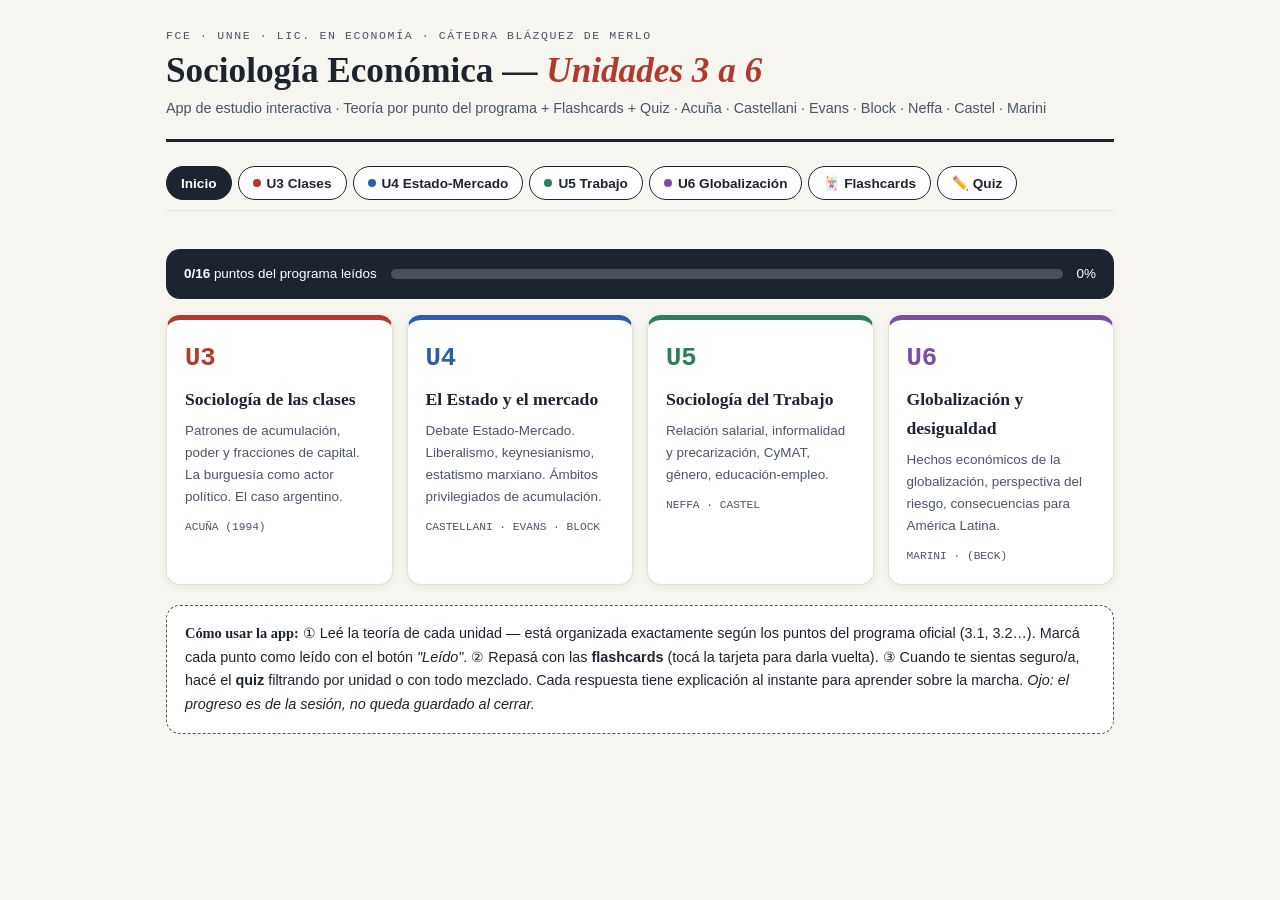
<file: sociologia-economica/index.html>
<!DOCTYPE html>
<html lang="es">
<head>
<meta charset="UTF-8">
<meta name="viewport" content="width=device-width, initial-scale=1.0">
<title>Sociología Económica · U3–U6 · App de Estudio</title>
<style>
:root{
  --paper:#F6F5F0;
  --card:#FFFFFF;
  --ink:#1C2430;
  --ink-soft:#4A5568;
  --line:#E2DFD6;
  --u3:#B03A2E;
  --u4:#2E5EAA;
  --u5:#2E7D5B;
  --u6:#7B4FA6;
  --ok:#2E7D5B;
  --bad:#B03A2E;
  --radius:14px;
  --shadow:0 2px 10px rgba(28,36,48,.07);
  --serif:Georgia,'Times New Roman',serif;
  --sans:-apple-system,BlinkMacSystemFont,'Segoe UI',Roboto,sans-serif;
  --mono:'SF Mono',Consolas,'Courier New',monospace;
}
*{box-sizing:border-box;margin:0;padding:0}
html{scroll-behavior:smooth}
body{background:var(--paper);color:var(--ink);font-family:var(--sans);font-size:16px;line-height:1.65}
.wrap{max-width:980px;margin:0 auto;padding:0 16px 80px}

/* ---------- header ---------- */
header{border-bottom:3px solid var(--ink);padding:26px 0 18px;margin-bottom:14px}
.kicker{font-family:var(--mono);font-size:.72rem;letter-spacing:.14em;text-transform:uppercase;color:var(--ink-soft)}
h1{font-family:var(--serif);font-size:clamp(1.5rem,4vw,2.2rem);line-height:1.15;margin-top:6px}
h1 em{font-style:italic;color:var(--u3)}
.sub{color:var(--ink-soft);font-size:.9rem;margin-top:6px}

/* ---------- tabs ---------- */
nav.tabs{display:flex;gap:6px;flex-wrap:wrap;position:sticky;top:0;background:var(--paper);padding:10px 0;z-index:50;border-bottom:1px solid var(--line)}
.tab{border:1.5px solid var(--ink);background:var(--card);color:var(--ink);padding:8px 14px;border-radius:999px;font-size:.85rem;font-weight:600;cursor:pointer;transition:all .15s}
.tab:hover{transform:translateY(-1px)}
.tab.active{background:var(--ink);color:#fff}
.tab .dot{display:inline-block;width:8px;height:8px;border-radius:50%;margin-right:6px;vertical-align:1px}
.tab[data-tab="u3"] .dot{background:var(--u3)}
.tab[data-tab="u4"] .dot{background:var(--u4)}
.tab[data-tab="u5"] .dot{background:var(--u5)}
.tab[data-tab="u6"] .dot{background:var(--u6)}

main section.panel{display:none;padding-top:18px}
main section.panel.active{display:block;animation:fade .25s ease}
@keyframes fade{from{opacity:0;transform:translateY(6px)}to{opacity:1;transform:none}}

/* ---------- inicio ---------- */
.grid-units{display:grid;grid-template-columns:repeat(auto-fit,minmax(220px,1fr));gap:14px;margin-top:16px}
.unit-card{background:var(--card);border:1px solid var(--line);border-top:5px solid;border-radius:var(--radius);padding:18px;box-shadow:var(--shadow);cursor:pointer;transition:transform .15s}
.unit-card:hover{transform:translateY(-3px)}
.unit-card h3{font-family:var(--serif);font-size:1.1rem;margin:4px 0 6px}
.unit-card .num{font-family:var(--mono);font-size:1.6rem;font-weight:700}
.unit-card p{font-size:.84rem;color:var(--ink-soft)}
.unit-card .authors{font-family:var(--mono);font-size:.7rem;margin-top:10px;color:var(--ink-soft)}
.uc3{border-top-color:var(--u3)}.uc3 .num{color:var(--u3)}
.uc4{border-top-color:var(--u4)}.uc4 .num{color:var(--u4)}
.uc5{border-top-color:var(--u5)}.uc5 .num{color:var(--u5)}
.uc6{border-top-color:var(--u6)}.uc6 .num{color:var(--u6)}
.howto{background:var(--card);border:1px dashed var(--ink-soft);border-radius:var(--radius);padding:16px 18px;margin-top:20px;font-size:.9rem}
.howto strong{font-family:var(--serif)}
.progress-banner{display:flex;align-items:center;gap:14px;background:var(--ink);color:#fff;border-radius:var(--radius);padding:14px 18px;margin-top:20px;flex-wrap:wrap}
.progress-banner .bar{flex:1;min-width:160px;height:10px;background:rgba(255,255,255,.2);border-radius:99px;overflow:hidden}
.progress-banner .bar i{display:block;height:100%;width:0;background:#F0C75E;border-radius:99px;transition:width .4s}
.progress-banner span{font-size:.84rem}

/* ---------- teoría ---------- */
.unit-head{display:flex;align-items:baseline;gap:12px;border-bottom:2px solid var(--line);padding-bottom:10px;margin-bottom:14px;flex-wrap:wrap}
.unit-head .big{font-family:var(--mono);font-size:2.4rem;font-weight:700}
.unit-head h2{font-family:var(--serif);font-size:1.4rem}
.unit-head .bib{font-family:var(--mono);font-size:.72rem;color:var(--ink-soft);width:100%}
.point{background:var(--card);border:1px solid var(--line);border-left:5px solid var(--line);border-radius:10px;margin-bottom:12px;box-shadow:var(--shadow);overflow:hidden}
.point.open{border-left-color:currentColor}
.point-head{display:flex;align-items:center;gap:12px;padding:14px 16px;cursor:pointer;user-select:none}
.point-head:hover{background:#FBFAF7}
.point-head .code{font-family:var(--mono);font-weight:700;font-size:.95rem;min-width:42px}
.point-head h4{font-size:.95rem;font-weight:600;flex:1}
.point-head .chev{transition:transform .2s;color:var(--ink-soft)}
.point.open .chev{transform:rotate(90deg)}
.point-head .read-btn{border:1.5px solid var(--line);background:none;border-radius:999px;font-size:.7rem;padding:4px 10px;cursor:pointer;color:var(--ink-soft);white-space:nowrap}
.point-head .read-btn.done{background:var(--ok);border-color:var(--ok);color:#fff}
.point-body{display:none;padding:4px 18px 18px;border-top:1px dashed var(--line);font-size:.93rem}
.point.open .point-body{display:block}
.point-body p{margin:10px 0}
.point-body strong{color:var(--ink)}
.au{font-family:var(--serif);font-style:italic}
.concept-grid{display:grid;grid-template-columns:repeat(auto-fit,minmax(230px,1fr));gap:10px;margin:12px 0}
.concept{background:#FBFAF7;border:1px solid var(--line);border-radius:8px;padding:10px 12px}
.concept b{display:block;font-size:.85rem;margin-bottom:3px}
.concept span{font-size:.82rem;color:var(--ink-soft)}
table.cmp{width:100%;border-collapse:collapse;margin:12px 0;font-size:.85rem}
table.cmp th{background:var(--ink);color:#fff;text-align:left;padding:8px 10px;font-weight:600}
table.cmp td{border:1px solid var(--line);padding:8px 10px;vertical-align:top;background:var(--card)}
table.cmp tr td:first-child{font-weight:600;white-space:nowrap}
.quote{border-left:4px solid currentColor;background:#FBFAF7;padding:10px 14px;margin:12px 0;font-family:var(--serif);font-style:italic;font-size:.9rem}
.quote small{display:block;font-family:var(--sans);font-style:normal;color:var(--ink-soft);margin-top:4px}
.link-note{background:#FFF8E8;border:1px solid #E8D9A8;border-radius:8px;padding:10px 14px;margin:12px 0;font-size:.85rem}
.link-note b{color:#8A6D1B}
pre.scheme{background:var(--ink);color:#E8E6DF;font-family:var(--mono);font-size:.76rem;line-height:1.7;border-radius:8px;padding:14px 16px;overflow-x:auto;margin:12px 0;white-space:pre}
.tag{display:inline-block;font-family:var(--mono);font-size:.66rem;border:1px solid currentColor;border-radius:4px;padding:1px 6px;margin-left:6px;vertical-align:2px}
.unit-u3{color:var(--u3)} .unit-u4{color:var(--u4)} .unit-u5{color:var(--u5)} .unit-u6{color:var(--u6)}
.point-body{color:var(--ink)}

/* ---------- flashcards ---------- */
.fc-controls{display:flex;gap:8px;flex-wrap:wrap;margin:14px 0;align-items:center}
.btn{border:1.5px solid var(--ink);background:var(--card);color:var(--ink);padding:8px 16px;border-radius:8px;font-size:.85rem;font-weight:600;cursor:pointer;transition:all .15s}
.btn:hover{background:var(--ink);color:#fff}
.btn.primary{background:var(--ink);color:#fff}
.btn.primary:hover{opacity:.85}
.btn.small{padding:5px 12px;font-size:.76rem}
select.sel{border:1.5px solid var(--ink);border-radius:8px;padding:8px 10px;font-size:.85rem;background:var(--card);font-weight:600}
.fc-stage{perspective:1200px;max-width:640px;margin:18px auto}
.fc-card{position:relative;width:100%;min-height:300px;transform-style:preserve-3d;transition:transform .5s;cursor:pointer}
.fc-card.flipped{transform:rotateY(180deg)}
.fc-face{position:absolute;inset:0;backface-visibility:hidden;border-radius:var(--radius);padding:28px;display:flex;flex-direction:column;justify-content:center;align-items:center;text-align:center;box-shadow:var(--shadow)}
.fc-front{background:var(--card);border:2px solid var(--ink)}
.fc-front .q{font-family:var(--serif);font-size:1.25rem;line-height:1.4}
.fc-back{background:var(--ink);color:#F2F0EA;transform:rotateY(180deg);border:2px solid var(--ink)}
.fc-back .a{font-size:.95rem;line-height:1.55}
.fc-meta{position:absolute;top:12px;left:14px;font-family:var(--mono);font-size:.68rem;color:var(--ink-soft)}
.fc-back .fc-meta{color:#B9B5A9}
.fc-hint{position:absolute;bottom:12px;font-size:.7rem;color:var(--ink-soft)}
.fc-back .fc-hint{color:#B9B5A9}
.fc-nav{display:flex;justify-content:center;gap:10px;margin-top:14px;align-items:center}
.fc-count{font-family:var(--mono);font-size:.84rem}

/* ---------- quiz ---------- */
.q-setup{background:var(--card);border:1px solid var(--line);border-radius:var(--radius);padding:20px;box-shadow:var(--shadow);max-width:560px;margin:16px auto;text-align:center}
.q-setup h3{font-family:var(--serif);margin-bottom:10px}
.q-card{background:var(--card);border:1px solid var(--line);border-radius:var(--radius);padding:22px;box-shadow:var(--shadow);max-width:720px;margin:16px auto}
.q-top{display:flex;justify-content:space-between;font-family:var(--mono);font-size:.76rem;color:var(--ink-soft);margin-bottom:10px;flex-wrap:wrap;gap:6px}
.q-bar{height:6px;background:var(--line);border-radius:99px;overflow:hidden;margin-bottom:16px}
.q-bar i{display:block;height:100%;background:var(--ink);width:0;transition:width .3s}
.q-text{font-family:var(--serif);font-size:1.08rem;line-height:1.45;margin-bottom:16px}
.q-opt{display:block;width:100%;text-align:left;border:1.5px solid var(--line);background:#FBFAF7;border-radius:10px;padding:12px 14px;margin-bottom:8px;font-size:.9rem;cursor:pointer;transition:all .15s;font-family:var(--sans);color:var(--ink)}
.q-opt:hover:not(:disabled){border-color:var(--ink);transform:translateX(3px)}
.q-opt:disabled{cursor:default}
.q-opt.correct{border-color:var(--ok);background:#EAF5EF;font-weight:600}
.q-opt.wrong{border-color:var(--bad);background:#F9ECEA}
.q-expl{display:none;border-radius:10px;padding:12px 16px;margin-top:10px;font-size:.86rem}
.q-expl.show{display:block;animation:fade .25s}
.q-expl.good{background:#EAF5EF;border:1px solid var(--ok)}
.q-expl.bad{background:#F9ECEA;border:1px solid var(--bad)}
.q-expl b{display:block;margin-bottom:3px}
.q-next{margin-top:14px;text-align:right}
.q-result{text-align:center;padding:30px 20px}
.q-result .score{font-family:var(--mono);font-size:3.2rem;font-weight:700}
.q-result .msg{font-family:var(--serif);font-size:1.15rem;margin:8px 0 18px}
.q-review{text-align:left;margin-top:20px}
.q-review .item{border-left:4px solid var(--line);padding:8px 14px;margin-bottom:10px;font-size:.85rem;background:var(--card);border-radius:0 8px 8px 0}
.q-review .item.good{border-left-color:var(--ok)}
.q-review .item.bad{border-left-color:var(--bad)}

@media(max-width:600px){
  .point-head h4{font-size:.86rem}
  .fc-front .q{font-size:1.05rem}
}
@media (prefers-reduced-motion: reduce){
  *{transition:none!important;animation:none!important}
}
</style>
</head>
<body>
<div class="wrap">

<header>
  <div class="kicker">FCE · UNNE · Lic. en Economía · Cátedra Blázquez de Merlo</div>
  <h1>Sociología Económica — <em>Unidades 3 a 6</em></h1>
  <div class="sub">App de estudio interactiva · Teoría por punto del programa + Flashcards + Quiz · Acuña · Castellani · Evans · Block · Neffa · Castel · Marini</div>
</header>

<nav class="tabs">
  <button class="tab active" data-tab="inicio" onclick="goTab('inicio')">Inicio</button>
  <button class="tab" data-tab="u3" onclick="goTab('u3')"><span class="dot"></span>U3 Clases</button>
  <button class="tab" data-tab="u4" onclick="goTab('u4')"><span class="dot"></span>U4 Estado-Mercado</button>
  <button class="tab" data-tab="u5" onclick="goTab('u5')"><span class="dot"></span>U5 Trabajo</button>
  <button class="tab" data-tab="u6" onclick="goTab('u6')"><span class="dot"></span>U6 Globalización</button>
  <button class="tab" data-tab="flash" onclick="goTab('flash')">🃏 Flashcards</button>
  <button class="tab" data-tab="quiz" onclick="goTab('quiz')">✏️ Quiz</button>
</nav>

<main>

<!-- ============ INICIO ============ -->
<section class="panel active" id="panel-inicio">
  <div class="progress-banner">
    <span><b id="prog-txt">0/16</b> puntos del programa leídos</span>
    <div class="bar"><i id="prog-bar"></i></div>
    <span id="prog-pct">0%</span>
  </div>

  <div class="grid-units">
    <div class="unit-card uc3" onclick="goTab('u3')">
      <div class="num">U3</div>
      <h3>Sociología de las clases</h3>
      <p>Patrones de acumulación, poder y fracciones de capital. La burguesía como actor político. El caso argentino.</p>
      <div class="authors">ACUÑA (1994)</div>
    </div>
    <div class="unit-card uc4" onclick="goTab('u4')">
      <div class="num">U4</div>
      <h3>El Estado y el mercado</h3>
      <p>Debate Estado-Mercado. Liberalismo, keynesianismo, estatismo marxiano. Ámbitos privilegiados de acumulación.</p>
      <div class="authors">CASTELLANI · EVANS · BLOCK</div>
    </div>
    <div class="unit-card uc5" onclick="goTab('u5')">
      <div class="num">U5</div>
      <h3>Sociología del Trabajo</h3>
      <p>Relación salarial, informalidad y precarización, CyMAT, género, educación-empleo.</p>
      <div class="authors">NEFFA · CASTEL</div>
    </div>
    <div class="unit-card uc6" onclick="goTab('u6')">
      <div class="num">U6</div>
      <h3>Globalización y desigualdad</h3>
      <p>Hechos económicos de la globalización, perspectiva del riesgo, consecuencias para América Latina.</p>
      <div class="authors">MARINI · (BECK)</div>
    </div>
  </div>

  <div class="howto">
    <strong>Cómo usar la app:</strong> ① Leé la teoría de cada unidad — está organizada exactamente según los puntos del programa oficial (3.1, 3.2…). Marcá cada punto como leído con el botón <em>"Leído"</em>. ② Repasá con las <b>flashcards</b> (tocá la tarjeta para darla vuelta). ③ Cuando te sientas seguro/a, hacé el <b>quiz</b> filtrando por unidad o con todo mezclado. Cada respuesta tiene explicación al instante para aprender sobre la marcha. <em>Ojo: el progreso es de la sesión, no queda guardado al cerrar.</em>
  </div>
</section>

<!-- ============ U3 ============ -->
<section class="panel unit-u3" id="panel-u3">
  <div class="unit-head">
    <div class="big">3</div>
    <h2>Sociología de las clases</h2>
    <div class="bib">BIBLIOGRAFÍA BÁSICA: Acuña, C. (1994), "El análisis de la burguesía como actor político", <i>Realidad Económica</i> 128 · (Rosati y Donaire 2012 — no incluido en los materiales)</div>
  </div>

  <div class="point" data-point="3.1">
    <div class="point-head" onclick="togglePoint(this)">
      <span class="code">3.1</span>
      <h4>Patrones de acumulación y clases sociales. Poder y fracciones de capital</h4>
      <button class="read-btn" onclick="markRead(event,this)">Leído</button>
      <span class="chev">▶</span>
    </div>
    <div class="point-body">
      <p><strong>La tesis central de Acuña:</strong> en toda sociedad con patrón capitalista de acumulación, la burguesía es la clase que, por su <strong>propiedad de los medios productivos</strong> y su consecuente <strong>control sobre las decisiones de inversión</strong>, determina la posibilidad de realización de los intereses económicos de todos los demás grupos sociales.</p>
      <p>El mecanismo es el ciclo <b>ganancia → inversión → actividad económica → distribución</b>: el nivel de actividad depende de cuánto excedente se invierta, y de ese nivel dependen el empleo, los salarios y hasta la recaudación impositiva del Estado. Por eso la burguesía es:</p>
      <div class="concept-grid">
        <div class="concept"><b>Clase estratégica</b><span>Si sus intereses no se realizan (no hay ganancia ni inversión), tampoco se realizan los del resto de la sociedad.</span></div>
        <div class="concept"><b>Clase privilegiada</b><span>La realización de sus intereses debe ocurrir <i>antes</i> que la de cualquier otro grupo para que el ciclo económico se cumpla.</span></div>
        <div class="concept"><b>El "veto" capitalista</b><span>La desinversión como respuesta a políticas percibidas como amenazantes: cae la actividad, hay crisis distributiva y tensión social, y los gobiernos terminan "corrigiendo".</span></div>
        <div class="concept"><b>Segundo "voto"</b><span>Los capitalistas no solo votan en elecciones: "votan" cotidianamente al decidir invertir o no, contratar o despedir, comprar o vender bonos.</span></div>
      </div>
      <p><strong>El capitalismo es estructuralmente clasista y no igualitario</strong>: esta inequidad es propia del modo de acumulación y existe más allá de que el régimen sea democrático o autoritario.</p>
      <p><strong>Pero ojo — el veto no es absoluto.</strong> Acuña marca cinco factores que lo acotan históricamente (clave para no caer en el reduccionismo estructural):</p>
      <pre class="scheme">1. Coyuntura recesiva  → si la desinversión "ya está sobre la mesa",
                         pierde capacidad de amenaza (Skocpol: New Deal
                         se aprobó CONTRA los capitalistas de EE.UU.)
2. Estado inversor     → si el Estado controla la inversión o el bien
                         exportable, el veto pesa menos (Chile: Estado
                         llegó a realizar ~70% de la inversión bruta;
                         Argentina: Estado depende del agro → veto fuerte)
3. Sanciones estatales → impuestos a la renta potencial, amenazas de
                         expropiación: encarecen desinvertir
4. Contradicciones interburguesas → si un sector desinvierte y otro
                         invierte más, el veto se neutraliza
5. Más asociaciones empresarias que sindicatos → los intereses del
                         capital NO son tan homogéneos como se supone</pre>
      <p><strong>Fracciones de capital:</strong> la burguesía no es un bloque. Hay tensiones capital doméstico/multinacional, monopólico/atomizado, grande/pyme, productivo/financiero. La organización empresarial busca presionar al Estado, muchas veces <i>contra otros grupos capitalistas</i> (aranceles altos para "mis" productos y bajos para "mis" insumos, créditos y ventajas impositivas preferenciales), y eso es históricamente previo y más frecuente que organizarse para enfrentar sindicatos. En la capacidad de influir sobre medidas que afectan contradicciones intercapitalistas muchas veces se juega <b>la supervivencia misma</b> de empresas, sectores o ramas productivas.</p>
      <p><strong>¿De qué depende que la burguesía logre organizarse?</strong> De su capacidad de resolver el "dilema del prisionero" en que se encuentra como "grupo latente" (Olson, ver 3.2). Y esa capacidad varía según variables bien concretas:</p>
      <div class="concept-grid">
        <div class="concept"><b>Concentración oligopólica</b><span>A menor número de potenciales coparticipantes, mayor sentido tiene el aporte individual y más fácil es detectar y sancionar al que "traiciona" el esfuerzo colectivo.</span></div>
        <div class="concept"><b>Relación con el mercado internacional</b><span>Y presencia del capital multinacional: cruzan y fragmentan los intereses del sector.</span></div>
        <div class="concept"><b>Legislación que incentiva la organización</b><span>El Estado puede "resolver" el dilema del prisionero de la burguesía — beneficio (privilegio) y riesgo a la vez: genera dependencia frente al Estado.</span></div>
        <div class="concept"><b>Densidad de relaciones personales</b><span>Zeitlin y Ratcliff sobre Chile: los lazos familiares entre capitalistas y terratenientes eran tan estrechos que no son dos clases sino una — bajos costos de transacción, confianza desde la niñez, fácil sanción del "díscolo".</span></div>
      </div>
      <p><strong>Los tres niveles de conflicto que enfrenta la burguesía</strong> (claves para entender cuándo y cómo se organiza):</p>
      <pre class="scheme">NIVEL 1 → conflictos sobre RESULTADOS específicos
          (una tasa de beneficios, una negociación salarial)
          dentro de reglas "dadas"
NIVEL 2 → conflictos sobre las REGLAS que determinan las
          estrategias posibles (leyes de acuerdos de precios,
          convenciones colectivas de trabajo)
NIVEL 3 → conflictos sobre el RÉGIMEN político mismo: las leyes
          que rigen la participación política y la toma de
          decisiones en el nivel social</pre>
      <p>Un conflicto que se "extiende" de un nivel a otro implica enfrentar actores y reglas de resolución diferentes, desarrollar otras redes de alianzas y usar otros recursos: por eso la organización capitalista es <b>históricamente contingente</b> e imposible de prever fuera de relaciones sociales espacial e históricamente acotadas.</p>
    </div>
  </div>

  <div class="point" data-point="3.2">
    <div class="point-head" onclick="togglePoint(this)">
      <span class="code">3.2</span>
      <h4>Desarrollo y clases sociales. Teorías y enfoques: los tres reduccionismos</h4>
      <button class="read-btn" onclick="markRead(event,this)">Leído</button>
      <span class="chev">▶</span>
    </div>
    <div class="point-body">
      <p>El artículo es una crítica metodológica: las teorías que explican el comportamiento político de la burguesía con <strong>un solo conjunto de variables</strong> caen en falacias reduccionistas. Acuña propone articular tres conjuntos <b>codeterminantes</b>: estructural-económicos, político-institucionales e ideológicos.</p>

      <table class="cmp">
        <tr><th>Reduccionismo</th><th>Qué sostiene</th><th>Crítica de Acuña</th></tr>
        <tr>
          <td>Culturalista</td>
          <td>A los capitalistas latinoamericanos les "falta conciencia" de clase: especulan, no invierten, copian a la oligarquía, por valores católicos/corporativos.</td>
          <td>Las burguesías europeas "heroicas" se comportaron igual (Gerschenkron: en los capitalismos tardíos el Estado forzó la modernización). Las citas sobre burguesías "zánganas" ¡son de Marx y Engels sobre Francia e Inglaterra! La cultura es codeterminada por lo económico e institucional: su peso es una <b>hipótesis empírica a demostrar</b>, no un presupuesto.</td>
        </tr>
        <tr>
          <td>Político-institucional (pluralismo y Olson)</td>
          <td>Pluralismo: todo interés común genera un grupo de presión que compite en igualdad. Olson lo supera: por el free-rider ("colado"), interés común no garantiza acción colectiva; hacen falta incentivos selectivos.</td>
          <td>El pluralismo ignora privilegios estructurales. La teoría de Olson es <b>no falsable</b>: define la "racionalidad" por sus resultados, en círculo. Y reducir todo a variables político-institucionales ignora que la burguesía parte de un lugar estratégico y privilegiado: es <b>mala metodología</b>.</td>
        </tr>
        <tr>
          <td>Estructural-económico</td>
          <td>(a) Neoclásico: el mercado preexiste a lo político; las asociaciones empresarias son una distorsión a remover. Becker: toda conducta es maximización de utilidad. (b) Clasista/marxista: los actores son "portadores" de espacios estructurales; el comportamiento es epifenómeno de la acumulación.</td>
          <td>No hay mercados previos a estados e instituciones (Polanyi): la lógica de mercado es <b>co-constituida</b> por la acción estatal. Las condiciones estructurales fijan los <b>límites de factibilidad</b> de las estrategias, pero no explican qué estrategia específica se elige dentro de esos límites.</td>
        </tr>
      </table>

      <p><strong>① El reduccionismo culturalista en detalle.</strong> El argumento típico: los capitalistas locales eluden los riesgos de liderar la "modernización" y maximizan ganancias con criterio cortoplacista; al no constituirse en el grupo de mayor <i>status</i> (por valores católicos/corporativos, peso inmigrante, condición de "nueva clase"), copian el comportamiento especulativo y consumista de las viejas oligarquías → estados autoritarios, despilfarro, crisis de acumulación. Acuña lo demuele con historia comparada: los industriales ingleses del siglo XVIII defendieron altas tarifas proteccionistas (y en el XIX pidieron eliminarlas cuando les convino — leyes del maíz); los cañones de la Royal Navy "abrieron" mercados y realizaron derechos monopólicos; y fue <b>Churchill</b> —no un estadista latinoamericano— quien dijo que en su sociedad muchos pensaban que la actividad industrial era "exclusividad de ladrones emprendedores". Hasta el supuesto generalizado de los historiadores alemanes sobre su propia burguesía "débil y subdesarrollada" repite el patrón: cada país "descubre" que su burguesía no fue "como las otras". El comportamiento histórico efectivo de las burguesías del norte y las latinoamericanas fue, hasta hace poco, <b>en gran medida similar</b>.</p>

      <p><strong>② El pluralismo tradicional y sus tres supuestos falsos.</strong> En el pluralismo, el sistema político es un conjunto de interacciones entre grupos organizados que compiten por la distribución de recursos; las políticas públicas resultan del conflicto, compromiso y <i>bargaining</i> entre grupos con intereses diferenciados, no antagónicos y por tanto negociables. Obispos, feministas, obreros, ecologistas, capitalistas o campesinos quedan en <b>un mismo plano de oportunidades</b> para presionar al Estado. Sus tres supuestos, todos falsos para Acuña:</p>
      <pre class="scheme">a) En el capitalismo democrático los privilegios NO existen
   → FALSO: la burguesía es estructuralmente privilegiada (3.1)
b) Si hay intereses comunes relevantes, necesariamente surgirán
   asociaciones que los representen
   → FALSO: lo refuta Olson (el "colado")
c) Podemos explicar la conducta política empresarial atendiendo
   solo a variables político-institucionales
   → FALSO: mala metodología (ignora lo estructural)</pre>

      <p><strong>③ Olson: el aporte y los límites.</strong> Su teoría de la acción colectiva supera el simplismo pluralista: los "grupos de interés" tienen éxito como <b>subproducto</b> de organizaciones basadas en <b>incentivos selectivos</b> — beneficios que solo obtienen los miembros (planes de salud, vivienda, créditos subsidiados) o costos por no unirse (acuerdos <i>close-shop</i>: no afiliarse implica perder el empleo). Pero para Acuña la teoría falla en tres puntos: (a) no define condiciones de "racionalidad" observables independientemente de la conducta; (b) circunscribe la racionalidad al cálculo beneficio individual neto; (c) no define condiciones de "irracionalidad" más allá de factores (líderes, movilizaciones) que no son suficientes ni necesarios. Resultado: una teoría <b>no falsable</b>, "un salón de espejos" que queda como especulación ideológico-filosófica más que como herramienta empírica.</p>

      <p><strong>④ El reduccionismo neoclásico.</strong> El mercado se presenta como preexistente a las relaciones sociopolíticas, cuya eficiencia fue menguada por reglamentaciones estatales invasivas: la fuerza del mercado está "latente" y es "reencontrable" si se remueve el chaleco de fuerza estatal — el reformador neoclásico no construye mercados, los <b>libera</b>. Consecuencia: las asociaciones empresarias son fuente de ineficiencia a remover del contexto social, tan necesitadas de disciplinamiento como los sindicatos. Y no es solo una teoría económica: <span class="au">Becker</span> la presenta como marco de explicación de <b>toda</b> conducta humana (maximización individual de utilidad, equilibrio de mercados, preferencias estables — el proceso de decisión es igual para el suicidio que para la marca de café). <span class="au">Coase</span>, uno de sus exponentes más lúcidos, llegó a referirse a la economía neoclásica como <b>"una forma de teología"</b>.</p>

      <p><strong>⑤ El reduccionismo clasista.</strong> Ventaja del marxismo sobre los marcos pluralistas: reconoce la contradicción estructural de intereses de clase. Problema: acentúa el plano estructural-económico como dominante sobre la superestructura político-institucional e ideológica. En <i>La Sagrada Familia</i> (1844) Marx afirma que <b>no importa lo que el proletariado considere su objetivo</b>: importa lo que se verá obligado a hacer, su fin histórico irrevocable más allá de intenciones. En <i>La Pobreza de la Filosofía</i> (1847), la legislación "simplemente expresa en palabras la voluntad de las relaciones económicas". De ahí la lectura (Althusser y Balibar, Cohen) de los individuos y actores colectivos como <b>"portadores" o "apoyos"</b> de espacios estructurales: la organización y comportamiento de los actores resulta un mero <b>epifenómeno</b> de la dinámica de acumulación. Acuña acepta que el tipo de propiedad determina el espacio estructural y los límites de los intereses comunes — pero la teoría de clases no puede explicar el comportamiento específico solo desde ahí.</p>

      <p><strong>El argumento de las cuatro estrategias (clave de examen):</strong> supongamos que la burguesía enfrenta estrategias <b>a, b, c, d</b>; el análisis estructural muestra que <b>a</b> y <b>b</b> la perjudican y que <b>c</b> y <b>d</b> la favorecen — pero <b>c</b> frustra aumentos salariales y <b>d</b> los permite. Lo estructural explica por qué no eligió <b>a</b> o <b>b</b>, pero <em>no puede explicar</em> por qué eligió <b>c</b> en vez de <b>d</b>. Para eso hacen falta lo político-institucional y lo ideológico. Además: lo que es condición estructural en un momento dado <b>es producto de un proceso histórico</b> donde las acciones de períodos anteriores importaron — la "objetividad" de lo estructural se halla en su efecto de validar o invalidar proyectos como históricamente realizables o no.</p>

      <p><strong>El papel de lo ideológico:</strong> las estrategias dependen de la <b>percepción</b> que los actores tienen de los límites de lo factible — de lo que el actor percibe como interés, opta como prioridad y "conoce" sobre la probabilidad de éxito. Esa percepción puede llevar a fijarse un objetivo irrealizable o a desestimar uno factible. Ejemplo histórico: la <b>revolución keynesiana</b>. En el paradigma neoclásico previo, el salario era solo un costo micro → ante la recesión se lo bajaba. El keynesianismo lo redefinió como componente de la demanda agregada → el aumento salarial en estancamiento pasó a permitir la reactivación global. <em>Sin cambiar la estructura, cambió la estructura de opciones percibidas y, con ella, el comportamiento histórico de gobiernos y burguesías.</em> Ejemplo de doble filo (Colton sobre el Frente Popular francés de 1936): el carácter prekeynesiano de la ideología económica dominante hizo que tanto Blum como la burguesía <b>desestimaran</b> la posibilidad de salir de la crisis vía gasto fiscal o salarios — un objetivo factible descartado por percepción.</p>
    </div>
  </div>

  <div class="point" data-point="3.3">
    <div class="point-head" onclick="togglePoint(this)">
      <span class="code">3.3</span>
      <h4>Las clases dominantes y su perspectiva en las teorías del desarrollo. El caso argentino</h4>
      <button class="read-btn" onclick="markRead(event,this)">Leído</button>
      <span class="chev">▶</span>
    </div>
    <div class="point-body">
      <p><strong>Teoría de la dependencia: tesis y simplismos.</strong> Los trabajos seminales de los '60 (Cardoso y Faletto, O'Donnell, Schmitter) articulaban bien las variables. La tesis central: la relación desigual y de subordinación entre países centrales y periféricos <b>no impide el desarrollo</b> de los últimos, sino que determina un tipo de desarrollo que asigna una <b>posición político-económica privilegiada a los sectores domésticos ligados al mercado internacional</b>. Pero "la dependencia" derivó luego en simplismos: el capital internacional y el imperialismo como <b>"demiurgos todopoderosos"</b> que anulan la autonomía de la burguesía local — eliminada "como sujeto social en sentido propio", por lo que no haría falta estudiarla.</p>
      <p><strong>Las dos consecuencias del corte "internacionalizado vs. resto" según el dependentismo simplista — y por qué fallan:</strong></p>
      <table class="cmp">
        <tr><th>Clase</th><th>Argumento reduccionista</th><th>Refutación histórica</th></tr>
        <tr><td>Trabajadores</td><td>La "aristocracia obrera" (empleada por las firmas dinámicas ligadas al mercado internacional) desarrolla estrategias no clasistas y colabora con la patronal; el resto confronta pero su accionar no impacta en la producción → ninguno es actor relevante.</td><td>El <b>Cordobazo y el Viborazo</b> (1969-1970): levantamientos militantes protagonizados justamente por obreros de la "aristocracia obrera" — eventos que "no podían" ocurrir según este esquema.</td></tr>
        <tr><td>Capitalistas</td><td>El sector internacionalizado tiene visión "economicista" (statu quo, desinterés en la política); la "burguesía nacional" quiere cambios pero es incapaz por su debilidad y subordinación estructural → tampoco hay actor político relevante.</td><td>El acceso de la <b>CGE</b> (pequeño y mediano empresariado regional, la "burguesía nacional") al Ministerio de Economía en 1973, con una estrategia de desarrollo fortaleciendo el Estado — otro evento que "no podía" ocurrir.</td></tr>
      </table>
      <p>La cita que Acuña retoma de O'Donnell: los fenómenos de subordinación "no obstan para que, al mismo tiempo, la burguesía local tenga suficiente autonomía como para constituir un sujeto social en sentido propio ni para que sostenga significativos puntos de fricción con el capital transnacional".</p>

      <p><strong>La obra cambiante de Marx sobre el Estado y la burguesía:</strong></p>
      <div class="concept-grid">
        <div class="concept"><b>Marx instrumentalista (hasta fines de los '40)</b><span><i>La Ideología Alemana</i>, <i>La Sagrada Familia</i>, el <i>Manifiesto</i> ("el Estado es el comité para la administración de los negocios de la burguesía"): división del trabajo estructural entre productores de bienes materiales (mercado) y administradores del Estado (intereses colectivos). Como la burguesía "no puede" organizarse desde el mercado, organiza al Estado para suplir esa incapacidad.</span></div>
        <div class="concept"><b>Marx de la autonomía + abdicación (desde ~1850)</b><span><i>El XVIII Brumario</i>, <i>La Lucha de Clases en Francia</i>, <i>La Guerra Civil en Francia</i>: cuando la burguesía es derrotada políticamente y la clase obrera no está lista para gobernar, la burguesía <b>abdica</b> su poder político en favor de un Estado bonapartista — autónomo políticamente, pero obligado en última instancia a reproducir los intereses de la clase dominante.</span></div>
        <div class="concept"><b>La clave de la "abdicación"</b><span>Solo se abdica lo que se puede retener → la burguesía <b>tiene</b> la posibilidad de organizarse como actor colectivo y decidir mantener o abandonar el poder político. Ejemplo: la burguesía inglesa, tras vencer a la aristocracia con las leyes del maíz, dejó el gobierno en sus manos para <b>diluir una imagen unificada</b> de su poder político y económico.</span></div>
        <div class="concept"><b>Autonomía relativa</b><span>El Estado goza de independencia respecto de los intereses puntuales de la burguesía — pero solo relativa: en una sociedad de clases, las políticas estatales deben reproducir en última instancia un orden cuya precondición es la realización de los intereses colectivos burgueses. La imagen de neutralidad estatal, además, <b>desorganiza a la clase no propietaria</b> en un conjunto de ciudadanos individuales.</span></div>
      </div>

      <p><strong>Las correcciones estado-céntricas "más allá" de la autonomía relativa:</strong></p>
      <div class="concept-grid">
        <div class="concept"><b>Block</b><span>Rompe con el Estado "colonizado": los administradores estatales tienen intereses propios, pero los capitalistas, como inversores colectivos, tienen <b>veto</b>: "si fallan en invertir en niveles adecuados pueden crear grandes problemas políticos para los administradores estatales. Esto desincentiva la toma de medidas que puedan disminuir seriamente la tasa de inversión". El esquema vale para democracias y autoritarismos.</span></div>
        <div class="concept"><b>Offe y Wiesenthal: dos lógicas</b><span>Organización capitalista = <b>monológica</b> (intereses dados y claros: la tasa de ganancia; el primer momento de organización es la propia firma, que ya coloca al Estado en dependencia y desorganiza a los trabajadores). Organización obrera = <b>dialógica</b> (los intereses se definen en lucha y diálogo, requieren redefinir identidades colectivas).</span></div>
        <div class="concept"><b>Tres formas de organización capitalista (O&W)</b><span>Empresas, relaciones informales y asociaciones empresarias — todas de racionalidad utilitaria. Las <b>asociaciones</b> serían la forma menos efectiva: poder limitado para sancionar miembros, meras respuestas defensivas frente a la organización obrera o la intervención estatal.</span></div>
        <div class="concept"><b>Conclusión común que Acuña rechaza</b><span>Si el Estado o la firma ya defienden los intereses colectivos del capital, la burguesía "no necesita" organizarse y las asociaciones son fenómenos irrelevantes → prestar atención a las organizaciones empresariales sería una pérdida de tiempo.</span></div>
      </div>
      <p><strong>La crítica empírica de Acuña</strong> (los cinco factores del punto 3.1 que acotan el veto, más una observación demoledora): si los intereses capitalistas fueran más homogéneos y fáciles de organizar que los obreros, debería haber <b>menos</b> asociaciones empresarias que sindicatos, con alta agregación. Las mediciones en Europa y América latina muestran lo contrario: el número de asociaciones empresariales por rama o sector es <b>siempre significativamente mayor</b> que el de sindicatos (Streek). La realidad histórica: el Estado no siempre responde a los intereses de la burguesía, los capitalistas a veces necesitan y pueden organizarse, y sus organizaciones a veces gozan de peso político significativo.</p>

      <p><strong>La propuesta positiva (comentarios finales):</strong> analizar a la burguesía como actor colectivo exige <b>teorías de nivel medio</b> que articulen los tres conjuntos de variables, desplegando simultáneamente:</p>
      <pre class="scheme">O'DONNELL — tres niveles del análisis de clase:
  1. Estructural   → posición en el sistema productivo, en dos
                     direcciones: hacia otras fracciones/clases
                     y el aparato estatal, y "hacia adentro"
                     (diferenciación estructural propia)
  2. Corporativo   → la organización en asociaciones empresarias
  3. Político-ideológico → trascender la defensa de intereses
                     puntuales para presentarse como portadora de
                     intereses generales (alianzas con burocracias,
                     partidos, otros sectores)
  "No se es clase sólo en el plano estructural": una clase o
  fracción se constituye simultáneamente en los tres niveles.

SCHMITTER & STREEK — la asociación empresaria resulta de la
  presión simultánea de dos lógicas:
  · Lógica de los MIEMBROS    → ofrecer incentivos suficientes
    para obtener apoyo y recursos (por aquí penetra lo
    estructural-económico). Función clave: no agregar intereses
    dados sino REDEFINIRLOS en función del interés común.
  · Lógica de la INFLUENCIA   → influir a autoridades estatales
    y otras organizaciones (por aquí entra lo político-
    institucional e ideológico)

OFFE — tres miradas necesarias y simultáneas:
  "desde abajo"   → intereses comunes agregados por la asociación
  "desde arriba"  → relaciones político-institucionales e
                    ideológicas en el sistema político
  "desde adentro" → características organizacionales del actor
  (crítica a Schvarzer: el "desde adentro" solo no alcanza)</pre>
      <p>El desafío: estas "miradas", "planos" o "lógicas" <b>no son entradas opcionales</b> al tema — no se sostienen por sí mismas, deben desplegarse en forma simultánea y articulada. Usar teorías demasiado "macro" (que infieren la conducta desde las propiedades generales del modo de acumulación) o dejar afuera alguno de los conjuntos de variables conlleva alta probabilidad de caer en falacias reduccionistas.</p>

      <p><strong>Caso argentino (ejemplos del texto):</strong> el Estado argentino depende del sector agrario-pampeano para obtener divisas → la desinversión de la burguesía pampeana lo coloca en situación de dependencia mucho mayor que la del Estado chileno (cobre) o venezolano (petróleo) frente a sus capitalistas locales. O'Donnell explica la dinámica cíclica argentina 1956-1976 por el patrón de contradicciones interburguesas (desinversión recurrente de uno y otro sector que impide la masa "mínima" de inversión y genera crisis cíclicas). Y los grupos económicos concentrados, dinámicos y diversificados surgidos de la crisis de los '80: si las políticas estatales acentúan los canales de consulta y codecisión <i>informales</i> con estos grupos, el resultado es acción colectiva no institucionalizada y pérdida de relevancia de las formas institucionalizadas.</p>
      <div class="link-note"><b>Conexión con U4:</b> la centralidad de la inversión y el "veto" capitalista de Acuña es el fundamento teórico que Castellani usa para analizar los ámbitos privilegiados de acumulación en Argentina: la elite usa su poder estructural para capturar regulaciones estatales. Y los "canales informales de codecisión" de Acuña son el antecedente directo de las cinco prácticas de articulación público-privada.</div>
    </div>
  </div>
</section>

<!-- ============ U4 ============ -->
<section class="panel unit-u4" id="panel-u4">
  <div class="unit-head">
    <div class="big">4</div>
    <h2>El Estado y el mercado</h2>
    <div class="bib">BIBLIOGRAFÍA BÁSICA: Castellani (2007) · Evans (1996) · Block (2003, complementaria)</div>
  </div>

  <div class="point" data-point="4.1">
    <div class="point-head" onclick="togglePoint(this)">
      <span class="code">4.1</span>
      <h4>El debate Estado-Mercado: roles del Estado y del mercado en las sociedades contemporáneas</h4>
      <button class="read-btn" onclick="markRead(event,this)">Leído</button>
      <span class="chev">▶</span>
    </div>
    <div class="point-body">
      <p>El debate sobre el rol del Estado en la economía no está resuelto: se reformula en cada crisis histórica. El Estado aparece alternativamente como motor del desarrollo o como su principal obstáculo. La pregunta de fondo nunca es neutral: detrás de cada respuesta hay un diagnóstico sobre qué produce desarrollo y qué lo bloquea.</p>
      <p><span class="au">Block</span> radicaliza el argumento con su contraste entre <b>viejo y nuevo paradigma</b>. El nuevo paradigma —que llama <b>"reconstrucción de mercados"</b>— arranca <b>rechazando la idea misma de "intervención"</b> del Estado en la economía. La acción estatal no perturba a un mercado preexistente: los mercados son siempre <b>construidos, sostenidos y regulados</b> por el Estado, porque <i>los estados son necesarios para constituir las economías</i>. No existe el mercado "puro" anterior al Estado al que este vendría a interferir desde afuera.</p>
      <p>El giro metodológico: en vez de medir la <b>variación cuantitativa</b> del grado de intervención (lo que hace el viejo paradigma), el nuevo paradigma se concentra en las <b>diferencias cualitativas</b> de la actividad estatal. Todo Estado, señala Block, hace cosas comunes que el viejo paradigma oscurece: regula el uso de activos productivos, fija las reglas entre empleadores y empleados, provee medios de pago y administra la frontera con el resto del mundo. La pregunta correcta no es "¿cuánto Estado?" sino <b>qué combinación específica de acción estatal y mercados produce qué resultados</b> — así "los prejuicios se transforman en enigmas empíricos".</p>
      <p><strong>El fundamento: Polanyi.</strong> Block se apoya en el argumento de <span class="au">Karl Polanyi</span>: es un <b>"mito heroico"</b> creer que el siglo XIX fue el momento en que la sociedad de mercado emergió al desmantelarse el Estado que la constreñía (evolución en Inglaterra, revolución en Francia). Tanto el liberalismo como el marxismo comparten ese mito y <b>exageran la discontinuidad</b> entre la sociedad capitalista y la precapitalista. En ambas, los estados jugaron roles centrales: la economía siempre estuvo estructurada por la acción estatal.</p>
      <p>Otras corrientes nutren el nuevo paradigma: la <b>economía institucional</b> (Commons — el Estado no es externo a la economía, es condición de posibilidad del mercado), el <b>realismo jurídico</b> norteamericano (los mercados no son naturales: son construcciones jurídicas que reflejan relaciones de poder), los <b>estudios legales críticos</b> y el propio <b>Marx</b> (la propiedad no es un derecho natural sino una relación social y política). La conclusión práctica de Block: no existe "el capitalismo de libre mercado" como entidad coherente —las economías de mercado varían enormemente en cómo estructuran sus instituciones—, y por eso las sociedades tienen un <b>amplio margen de elección</b> para combinar mercado y Estado sopesando eficiencia, equidad, democracia y derechos.</p>
      <p><strong>Los cuatro roles constitutivos del Estado.</strong> El nuevo paradigma se vuelve operativo cuando Block muestra <b>cuatro grandes áreas</b> en las que el Estado <i>siempre</i> juega un rol, sea cual sea la ideología dominante. No son "intervenciones" opcionales: son las condiciones que hacen <i>posible</i> que exista un mercado.</p>
      <table class="cmp">
        <tr><th>Rol del Estado</th><th>En qué consiste</th><th>Ejemplos / claves</th></tr>
        <tr><td>① Control de activos productivos <small>(derechos de propiedad)</small></td><td>La propiedad no es un derecho natural previo a la sociedad (visión "lockeana"): es una <b>construcción jurídica y política</b>. El Estado define quién controla qué, con qué límites y bajo qué condiciones.</td><td>Regula las externalidades (+/−) de toda producción; articula los derechos de los múltiples titulares de activos (capital humano, físico, financiero, intelectual). Distintos regímenes de propiedad (Alemania, Japón, EE.UU.) → resultados económicos distintos.</td></tr>
        <tr><td>② Estructura de relaciones recurrentes <small>(empleo y familia)</small></td><td>El Estado regula las relaciones sociales básicas de las que depende la actividad económica: familiares, empleador-empleado, arrendatario-propietario.</td><td><b>Polanyi:</b> la <b>Nueva Ley de Pobres de 1834</b> en Inglaterra fue esencial para crear el mercado de trabajo moderno, forzando a los pobres a vender su fuerza de trabajo en las fábricas. Leyes laborales, educación y seguridad social definen qué <i>tipo</i> de mercado de trabajo existe. (Weber: cualquier atributo de grupo —raza, lengua, religión— puede usarse para monopolizar posiciones; el Estado refuerza o combate esa discriminación.)</td></tr>
        <tr><td>③ Medios de pago <small>(moneda y crédito)</small></td><td>No existe una política monetaria neutral: toda decisión sobre la oferta de dinero y las tasas tiene <b>efectos distributivos</b>.</td><td>La escasez de dinero fortalece a los acreedores frente a los deudores; la abundancia, al revés. El <b>racionamiento del crédito</b> (negar crédito aun a quien pagaría tasas más altas) determina qué actividades se financian: el Estado puede reforzarlo o modificarlo.</td></tr>
        <tr><td>④ Administración de la frontera internacional</td><td>El Estado regula los flujos de trabajo, mercancías y capital a través de sus fronteras. No hay "libre comercio" neutro: todo régimen comercial favorece a ciertos actores.</td><td>Los regímenes internacionales reflejan el balance de poder militar y económico (los países dominantes fijan las reglas). La movilidad de capitales puede <b>paralizar políticas expansivas</b> nacionales (réplica de los años 30 en los 90).</td></tr>
      </table>
      <p><strong>Los "intercambios bloqueados".</strong> Block retoma de <span class="au">Michael Walzer</span> la noción de <b>intercambios bloqueados</b>: transacciones que las sociedades <b>excluyen del mercado</b> por razones morales, políticas o culturales —la esclavitud, la venta de cargos públicos o de votos, el trabajo infantil—. Su existencia demuestra que el mercado <i>no</i> es una esfera natural y universal: sus fronteras son siempre fijadas políticamente. Dónde se traza la línea de lo "no vendible" es una decisión social, no un dato de la naturaleza.</p>
      <p><span class="au">Evans</span> ilustra empíricamente este enfoque cualitativo. Identifica <strong>tres imágenes históricas</strong> del Estado en relación al desarrollo, cada una hija de un clima de época:</p>
      <div class="concept-grid">
        <div class="concept"><b>① Estado agente del cambio ('50-'60)</b><span>Las teorías del desarrollo de posguerra suponían que el aparato estatal serviría para fomentar el cambio estructural: industrialización, modernización agrícola, infraestructura. La intervención es la solución.</span></div>
        <div class="concept"><b>② Estado como problema ('70-'80)</b><span>La experiencia posterior socavó esa imagen. En África "ni los observadores más benévolos" podían ignorar el fracaso; en América Latina el "hipertrófico aparato estatal" aparecía como obstáculo. Giro neoliberal: el Estado es el problema, hay que achicarlo (De Soto). El "ajuste estructural" reemplaza al "cambio estructural".</span></div>
        <div class="concept"><b>③ La capacidad importa ('90)</b><span>Pero el problema no fue solo "exceso" de Estado: algunos estados sí estimularon cambio estructural. El debate vira hacia las <i>condiciones</i> de la capacidad estatal: no cuánto interviene, sino con qué capacidad.</span></div>
      </div>
      <p><strong>El neoutilitarismo (el sustento teórico de la segunda imagen).</strong> La corriente que retrató al Estado como problema se apoya en el <b>neoutilitarismo</b>: aplica al funcionario la lógica del <i>maximizador individual</i>. Si el burócrata busca su beneficio personal como cualquier agente, el Estado tiende a crecer de forma <b>parasitaria</b> y a generar ineficiencias (de ahí la receta del "Estado mínimo"). Evans le <b>reconoce</b> un aporte —el Estado <i>puede</i> ser un problema— pero lo <b>critica</b> por simplista en tres puntos: (1) trata al Estado como un actor <b>monolítico</b> cuando tiene estructuras internas diversas y hasta contradictorias; (2) ignora que <b>hubo</b> Estados que promovieron el desarrollo (Este asiático); (3) su receta del Estado mínimo no resuelve el problema del desarrollo, solo lo <b>evade</b>.</p>
      <p>La conclusión de Evans coincide con Block: el eje no es la cantidad de intervención sino su <b>forma y calidad</b>. Comparar Estados desarrollistas exitosos con Estados predatorios muestra que ambos intervienen — lo que los distingue es <i>cómo</i> se estructura esa intervención.</p>
      <div class="link-note"><b>Articulación U3 → U4:</b> el rechazo de Block a la "intervención" y su apoyo en Polanyi es exactamente el argumento de Acuña (U3) contra el reduccionismo neoclásico: no hay mercados previos a los estados e instituciones; la "lógica de mercado" es co-constituida por la acción estatal y las instituciones políticas.</div>
    </div>
  </div>

  <div class="point" data-point="4.2">
    <div class="point-head" onclick="togglePoint(this)">
      <span class="code">4.2</span>
      <h4>El liberalismo clásico, el estatismo keynesiano y el estatismo marxiano</h4>
      <button class="read-btn" onclick="markRead(event,this)">Leído</button>
      <span class="chev">▶</span>
    </div>
    <div class="point-body">
      <p><span class="au">Block</span> organiza el "viejo paradigma" sobre <b>dos supuestos básicos</b>: (1) que el Estado y la economía son dos entidades analíticamente separables, cada una con sus propios principios, lo que permite imaginar distintos niveles de "interferencia" del Estado en la economía; y (2) que toda sociedad puede ubicarse en un <b>continuo</b> según cuánto controla el Estado a la economía. Sobre ese continuo, las posiciones se ordenan —según los partidarios del viejo paradigma— en paralelo al eje político izquierda-derecha:</p>
      <pre class="scheme">VIEJO PARADIGMA · el continuo del control estatal

  + autorregulación del mercado ←——————————→ - autorregulación
  - control estatal           ←——————————→ + control estatal

  Estado      Estado de    Estado        Estado          Estado
  de bienes   estabiliz.   de derechos   desarrollista   socialista
  públicos    macroec.     sociales
  (DERECHA) ————————————————————————————————————→ (IZQUIERDA)</pre>
      <p>En vez de ubicarlos por "cuánto Estado", Block los distingue por <b>el tipo de argumento</b> que cada uno usa para justificar la intervención. Son <b>cinco tipos ideales</b>, ordenados del más derechista al más izquierdista:</p>
      <table class="cmp">
        <tr><th>Tipo ideal</th><th>Argumento central</th><th>Detalle</th></tr>
        <tr><td>① Estado de bienes públicos</td><td>El Estado solo debe proveer lo que el mercado no puede: bienes públicos.</td><td>Adam Smith: defensa, justicia y obras públicas "ventajosas para la sociedad" cuyo beneficio no cubriría el gasto de un privado. Incluye reducir externalidades negativas ("males públicos": contaminación, jornada excesiva — el ejemplo de Marx en El Capital) y promover externalidades positivas (educación, salud, vivienda).</td></tr>
        <tr><td>② Estado estabilizador macroeconómico</td><td>Las economías de mercado alternan auge y depresión: el Estado debe atenuar el ciclo.</td><td>Asociado a Keynes pero anterior a él (crisis del siglo XIX, banca central). "Estabilizadores automáticos" (seguro de desempleo) sostienen el consumo en la caída; más polémico es el gasto deficitario deliberado. Los monetaristas (Friedman) reducen todo a proveer una moneda estable.</td></tr>
        <tr><td>③ Estado de derechos sociales</td><td>La expansión del rol estatal deriva del desarrollo de la ciudadanía.</td><td><b>T. H. Marshall:</b> derechos civiles (s. XVIII) → políticos (s. XIX) → <b>sociales</b> (s. XX), que protegen al ciudadano del libre juego del mercado. La acción estatal "desmercantiliza" el trabajo (Esping-Andersen, Offe) dando ingresos ajenos al mercado.</td></tr>
        <tr><td>④ Estado desarrollista</td><td>El Estado debe promover activamente el crecimiento industrial.</td><td>El más antiguo (crítica mercantilista a Smith: Hamilton, List) y el más reciente. Dos corrientes: la del "desarrollo tardío" (<b>Gerschenkron</b>: el Estado reemplaza a los empresarios privados; Japón, Corea, Taiwán) y la keynesiana de la <b>socialización de la inversión</b> (Keynes temía que los privados no invirtieran lo suficiente ante el riesgo). Hoy: gasto en infraestructura para alentar la inversión privada.</td></tr>
        <tr><td>⑤ Estado socialista</td><td>El rol estatal debe ampliarse hasta eliminar las injusticias del mercado.</td><td>Tradición marxista: mercado y propiedad privada producen inequidad y alienación, solo eliminables aboliendo la propiedad privada. Dos vertientes: explotación (marxismo científico) y alienación (marxismo crítico). En la práctica, construyeron Estados muy fuertes.</td></tr>
      </table>
      <div class="link-note"><b>Ojo, error frecuente:</b> los cinco tipos NO son "liberalismo / keynesianismo / marxismo + dos más". El programa pide los tres centrales (liberalismo clásico = bienes públicos; estatismo keynesiano = estabilizador + desarrollista; estatismo marxiano = socialista), pero Block despliega cinco tipos ideales ordenados sobre el continuo. El estabilizador y el desarrollista son ambos "keynesianos" pero analíticamente distintos: estabilizar es periódico, socializar la inversión es permanente.</div>
      <p><strong>La crítica de Block — la indeterminación.</strong> Lo más llamativo del viejo paradigma es su <b>extremada indeterminación</b>: una misma iniciativa (p. ej. una reforma laboral) puede justificarse desde cualquiera de las cinco posiciones. El concepto de bienes públicos, sin ir más lejos, puede sostener tanto un Estado mínimo como una regulación amplísima, según cómo se definan las externalidades.</p>
      <p>¿Qué sostiene entonces cada posición? <b>Prejuicios</b>, no argumentos. Block identifica dos conjuntos: (1) la <b>desconfianza en el Estado</b> (visto como parásito, despilfarrador, ineficiente — Buchanan, Hayek, Stigler) y (2) la <b>desconfianza en el mercado</b> (visto como productor inherente de inequidad y deshumanización). Son prejuicios porque se presentan sin identificar las circunstancias específicas bajo las cuales esos resultados negativos ocurrirían, y casi no hay investigación empírica que los verifique. Esa omisión es el síntoma de que <b>el viejo paradigma está exhausto</b>.</p>
      <div class="link-note"><b>Conexión U3:</b> esta indeterminación es la versión "estatal" del argumento de Acuña: ni el reduccionismo neoclásico ni el clasista pueden derivar el comportamiento concreto de sus premisas. Block muestra que lo mismo pasa con las teorías normativas sobre el Estado.</div>
    </div>
  </div>

  <div class="point" data-point="4.3">
    <div class="point-head" onclick="togglePoint(this)">
      <span class="code">4.3</span>
      <h4>Relación estructura social-Estado y su correlato en las políticas públicas</h4>
      <button class="read-btn" onclick="markRead(event,this)">Leído</button>
      <span class="chev">▶</span>
    </div>
    <div class="point-body">
      <p>El Estado no es un actor neutral suspendido sobre la estructura social: sus capacidades, su autonomía y la orientación de sus políticas <b>resultan de relaciones concretas entre el aparato estatal y la estructura social</b>. <span class="au">Evans</span> ataca la dicotomía simplista del viejo paradigma ("más Estado" vs. "menos Estado") con un análisis comparado de experiencias reales del Tercer Mundo, ordenadas según el <i>tipo</i> de relación Estado-sociedad:</p>
      <table class="cmp">
        <tr><th>Tipo de Estado</th><th>Caso</th><th>Característica</th></tr>
        <tr><td>Predatorio</td><td><b>Zaire</b> (Mobutu)</td><td>El Estado saquea a la sociedad sin proveer nada a cambio del excedente que extrae. Funciona como "cleptocracia": los cargos se asignan por lazos personales con el presidente y su camarilla. Ausencia de burocracia coherente → bloquea el desarrollo. La relación es negativa entre maximización de ingresos públicos y desarrollo.</td></tr>
        <tr><td>Desarrollista</td><td><b>Japón, Corea, Taiwán</b></td><td>Promueven la transformación industrial. El caso modélico es el <b>MITI</b> japonés: burocracia meritocrática de elite (reclutada de las mejores universidades), con identidad corporativa fuerte y vínculos densos con el sector privado. El Estado moldea el mercado mediante intervenciones estratégicamente seleccionadas (crédito, licencias de tecnología, política industrial). <b>Corea</b> usó los <i>chaebols</i> (conglomerados familiares) como correa de transmisión, condicionando el acceso al crédito y a los mercados a <b>metas de desempeño exportador</b> — con más coerción y menor institucionalización de los vínculos que Japón. La <b>India</b>, en cambio, tuvo una burocracia de elite cohesionada (el IAS) pero con <b>escaso enraizamiento</b> con el sector privado: autonomía sin capacidad de coordinar → intervenciones ineficaces.</td></tr>
        <tr><td>Intermedio</td><td><b>Brasil, India</b></td><td>Combinaciones parciales: "bolsones de eficiencia" (en Brasil, el BNDE, Itamaraty, los grupos ejecutivos) en medio de un aparato clientelar y fragmentado. Capacidad transformadora desigual según sector y coyuntura.</td></tr>
      </table>
      <p><strong>El concepto central: autonomía enraizada (<i>embedded autonomy</i>).</strong> Evans parte de la noción weberiana de burocracia para pensar la <b>autonomía</b> del Estado: una burocracia coherente (selección meritocrática, carrera estable, identidad corporativa) puede perseguir objetivos propios sin ser capturada por intereses particulares. Pero —y aquí está el giro contra el sentido común— <b>la autonomía pura no basta y hasta es contraproducente</b>: un Estado totalmente <i>aislado</i> de la sociedad civil (como sugeriría equiparar capacidad estatal con aislamiento) no obtiene la información ni la cooperación que necesita para intervenir con eficacia. La fórmula es la combinación de los dos rasgos:</p>
      <pre class="scheme">AUTONOMÍA ENRAIZADA (embedded autonomy)
  = AUTONOMÍA      → coherencia burocrática interna, mérito,
                     identidad corporativa, capacidad de fijar
                     objetivos propios (raíz weberiana)
  + ENRAIZAMIENTO  → red densa de lazos con el sector privado que
    (embeddedness)   provee información y permite construir
                     proyectos conjuntos e implementarlos

  Solo autonomía (sin lazos)  → Estado aislado, ciego, ineficaz
  Solo lazos (sin autonomía)  → captura, Estado predatorio/clientelar
  Las dos juntas              → capacidad transformadora (desarrollista)</pre>
      <p>La conclusión de Evans (su resumen textual): la capacidad transformadora del Estado requiere "una mezcla de coherencia interna y de conexiones externas". Esto <b>cuestiona la tendencia a equiparar capacidad estatal con aislamiento</b> respecto de la sociedad civil — un Estado capaz no es un Estado encerrado en sí mismo.</p>
      <p><span class="au">Castellani</span> retoma esta perspectiva con la noción de <b>autonomía relativa</b> (en clave poulantziana: el Estado no es mero instrumento de clase, tiene márgenes propios) y la aplica al <b>caso argentino</b>, mostrando su <b>degradación histórica</b>. Su tesis: cuando el Estado pierde autonomía relativa frente a las fracciones del capital concentrado, las políticas públicas dejan de orientarse al interés general y reproducen los intereses particulares de esas fracciones. El correlato concreto es la proliferación de los <b>ámbitos privilegiados de acumulación</b> (4.4).</p>
      <div class="concept-grid">
        <div class="concept"><b>Autonomía enraizada (Evans)</b><span>Coherencia burocrática + lazos densos con el sector privado. Es la propiedad <i>virtuosa</i> del Estado desarrollista. Sin enraizamiento, la autonomía es estéril.</span></div>
        <div class="concept"><b>Autonomía relativa (Castellani / Poulantzas)</b><span>El Estado tiene márgenes propios pero limitados. Su <i>erosión</i> habilita la captura por las fracciones dominantes. Variable que puede degradarse.</span></div>
        <div class="concept"><b>Estado predatorio (Evans)</b><span>El reverso del desarrollista: sin coherencia ni proyecto, extrae sin devolver. Zaire como caso límite.</span></div>
        <div class="concept"><b>Crisis del Estado argentino</b><span>No achicamiento sino degradación: expansión del intervencionismo junto a deterioro de las capacidades efectivas. El Estado hace más pero peor.</span></div>
      </div>
      <p><strong>El correlato en las políticas públicas:</strong> el tipo de relación estructura social-Estado se traduce directamente en la orientación de las políticas. Un Estado con autonomía enraizada sostiene políticas de desarrollo de largo plazo; un Estado capturado produce políticas que transfieren recursos a las fracciones dominantes bajo apariencia de interés general. Las políticas públicas son el <b>"correlato"</b> visible de relaciones de poder estructurales menos visibles.</p>
    </div>
  </div>

  <div class="point" data-point="4.4">
    <div class="point-head" onclick="togglePoint(this)">
      <span class="code">4.4</span>
      <h4>El Estado y la promoción de ámbitos estratégicos de acumulación</h4>
      <button class="read-btn" onclick="markRead(event,this)">Leído</button>
      <span class="chev">▶</span>
    </div>
    <div class="point-body">
      <p><strong>Concepto central de Castellani.</strong> Un <b>ámbito privilegiado de acumulación (APA)</b> es una red integrada por prácticas, actores, actividades económicas y regulaciones estatales que permite a un conjunto reducido de empresas privadas obtener <b>cuasi-rentas de privilegio</b> de manera no transitoria. No es un sector ni una empresa: es una <i>articulación</i> público-privada que se sostiene en el tiempo.</p>
      <p>Para entenderlo hay que distinguir dos tipos de ganancia extraordinaria:</p>
      <table class="cmp">
        <tr><th></th><th>Cuasi-renta tecnológica (Schumpeter)</th><th>Cuasi-renta de privilegio (Nochteff)</th></tr>
        <tr><td>Origen</td><td>La innovación: un producto, proceso o mercado nuevo.</td><td>Regulaciones estatales que protegen posiciones monopólicas u oligopólicas.</td></tr>
        <tr><td>Duración</td><td>Transitoria: se erosiona cuando los competidores imitan la innovación.</td><td>No transitoria: dura mientras dure la intervención estatal que la sostiene.</td></tr>
        <tr><td>Efecto macro</td><td>Impulsa el desarrollo sostenido y el cambio técnico.</td><td>Bloquea la acumulación de capacidades tecnológicas; genera "burbujas" de crecimiento inestable.</td></tr>
        <tr><td>Conducta que premia</td><td>Innovar, asumir riesgo tecnológico.</td><td>Hacer lobby, capturar regulación, evitar el riesgo.</td></tr>
      </table>
      <p><strong>La "opción blanda".</strong> La elite económica argentina optó <b>sistemáticamente</b> por buscar rentas de privilegio en lugar de innovar — la "opción blanda" frente a la "opción dura" del esfuerzo tecnológico. Esto es <b>racional a nivel microeconómico</b> (es más seguro y rentable capturar una regulación que apostar a innovar) pero <b>devastador a nivel macroeconómico</b>: impide que el país acumule capacidades tecnológicas y lo condena a ciclos de crecimiento inestable. Es el reverso exacto del Estado desarrollista de Evans.</p>
      <p><strong>Las cinco prácticas de articulación público-privada</strong> que sostienen un APA (van de lo más institucional a lo más opaco):</p>
      <pre class="scheme">1. Prácticas corporativas formales  → gremios empresarios,
                                      demandas públicas, lobby institucional
2. Lobby informal                   → presiones directas no
                                      institucionalizadas sobre funcionarios
3. Colonización del aparato estatal → ubicar en cargos clave a
                                      funcionarios comprometidos con
                                      los intereses privados del ámbito
4. Prácticas colusorias             → acuerdos de precios entre empresas
                                      y con el Estado (cartelización)
5. Corrupción                       → sobornos para garantizar el
                                      sostenimiento del ámbito</pre>
      <p><strong>Ámbitos históricos concretos en Argentina (1966-1989)</strong> que identifica el texto: obras públicas, régimen de "compre nacional", promoción industrial, privatizaciones periféricas, <b>estatización de la deuda privada</b> (1981), entre otros. El espacio donde estos ámbitos se reproducen con mayor intensidad es el <b>complejo económico estatal-privado</b>: siderurgia, petroquímica, energía y construcción — sectores donde la frontera entre lo público y lo privado se vuelve más porosa y las cuasi-rentas de privilegio más cuantiosas.</p>
      <p><strong>El círculo vicioso del estancamiento.</strong> El concepto articula toda la unidad: la captura del Estado y la degradación de sus capacidades se retroalimentan:</p>
      <div class="quote">"El círculo vicioso del estancamiento: la pérdida de calidad de la intervención estatal aumenta el poder económico de la fracción privilegiada → que usa ese poder para sostener los ámbitos → lo que debilita aún más las capacidades estatales."<small>Síntesis de Castellani (2007)</small></div>
      <p>Cada vuelta del círculo consolida las cuasi-rentas de privilegio y erosiona más la autonomía relativa del Estado. Es la contracara argentina del proceso virtuoso que Evans describe para el Este asiático: allí el enraizamiento producía desarrollo; acá la captura produce estancamiento.</p>
      <div class="link-note"><b>Conexión U3 → U4:</b> los APA son la aplicación concreta del "veto capitalista" y los "canales informales de codecisión" de Acuña. La burguesía concentrada usa su poder estructural (control de la inversión) para capturar regulaciones que le garantizan rentas — exactamente el comportamiento que Acuña dice que NO se explica solo por lo estructural, sino articulando lo político-institucional (las regulaciones) y lo ideológico (la legitimación de la "opción blanda").</div>
    </div>
  </div>
</section>

<!-- ============ U5 ============ -->
<section class="panel unit-u5" id="panel-u5">
  <div class="unit-head">
    <div class="big">5</div>
    <h2>Sociología del Trabajo</h2>
    <div class="bib">BIBLIOGRAFÍA: Neffa et al., "Actividad, empleo y desempleo: conceptos y definiciones" (CEIL-CONICET) · Neffa (2001) · Castel (1997)</div>
  </div>

  <div class="point" data-point="5.1">
    <div class="point-head" onclick="togglePoint(this)">
      <span class="code">5.1</span>
      <h4>El fenómeno social del Trabajo: concepto y transformaciones</h4>
      <button class="read-btn" onclick="markRead(event,this)">Leído</button>
      <span class="chev">▶</span>
    </div>
    <div class="point-body">
      <p>El trabajo no es solo una actividad económica: es un <strong>fenómeno social total</strong> que articula la producción de bienes y servicios con la reproducción de identidades, relaciones de poder y estructuras de integración social. Analizar el trabajo solo como factor productivo (como hace la economía estándar) deja afuera su función central: ser el principal mecanismo de <b>integración social</b> en la modernidad.</p>
      <p><span class="au">Neffa</span> parte de un <b>problema de medición estructural</b>: las categorías estadísticas tradicionales —empleado / desempleado / inactivo— son insuficientes para captar la complejidad real del trabajo contemporáneo. La medición del desempleo "solo se refiere a la falta de empleo" y deja fuera fenómenos masivos: el subempleo, la informalidad, el trabajo no registrado, los trabajadores desalentados. Las herramientas con que medimos el mundo del trabajo fueron diseñadas para la sociedad salarial fordista y ya no captan lo que pasa.</p>
      <p><strong>La distinción conceptual de base (Neffa): actividad ≠ trabajo ≠ empleo.</strong> El lenguaje cotidiano los confunde, pero son tres círculos concéntricos cada vez más estrechos. La consecuencia clave: <b>no toda persona que trabaja tiene empleo</b> (el trabajo doméstico no remunerado <i>es</i> trabajo pero no es empleo), y <b>no todo empleo es asalariado</b>.</p>
      <table class="cmp">
        <tr><th>Categoría</th><th>Definición</th><th>Ejemplos</th></tr>
        <tr><td>Actividad</td><td>La noción <b>más amplia</b>: todo el dinamismo de la naturaleza humana (laboral, doméstica, educativa, cultural, deportiva, política…).</td><td>Estudiar, militar, cuidar hijos, hacer deporte.</td></tr>
        <tr><td>Trabajo</td><td>Una forma de actividad orientada a producir un bien o servicio <b>socialmente útil</b>, con realidad objetiva exterior al sujeto (hay siempre diferencia entre trabajo prescripto y trabajo real).</td><td>Trabajo doméstico no remunerado, trabajo voluntario, producción para autoconsumo.</td></tr>
        <tr><td>Empleo</td><td>Trabajo realizado para obtener un <b>ingreso</b> (como asalariado, empleador o cuentapropista). Puede ser mercantil o no, con o sin relación de dependencia.</td><td>Empleado registrado, cuentapropista, trabajador informal remunerado.</td></tr>
      </table>
      <p><strong>Modalidades de movilización de la fuerza de trabajo (Freyssinet).</strong> Neffa clasifica el trabajo cruzando dos variables — el <i>tipo de actividad</i> (mercantil / no mercantil) y el <i>modo de movilización</i> (forzado / libre / asalariado):</p>
      <table class="cmp">
        <tr><th>Modo</th><th>No mercantil</th><th>Mercantil</th></tr>
        <tr><td>Forzado</td><td>Esclavos o prisioneros obligados a trabajar.</td><td>Esclavos/prisioneros en actividades productivas para el mercado.</td></tr>
        <tr><td>Libre</td><td>Trabajo doméstico, trabajo militante (sin salario ni dependencia).</td><td>Independientes, informales, cuentapropistas (sin salario ni dependencia).</td></tr>
        <tr><td>Asalariado</td><td>Empleados públicos, servicio doméstico asalariado.</td><td>Asalariados en empresas privadas. <b>El caso más estudiado</b> por la sociología del trabajo.</td></tr>
      </table>
      <p><span class="au">Castel</span> aporta la <b>dimensión histórica de largo plazo</b>: el trabajo asalariado fue <i>construido socialmente</i> como eje de la integración moderna, pero no siempre lo fue. En el siglo XIX el salariado era sinónimo de <b>precariedad, dependencia y degradación</b> —apenas un escalón por encima de la indigencia—. La gran transformación fue convertir ese estatuto vulnerable en la <b>"sociedad salarial"</b> del siglo XX: un orden donde el empleo estable garantizaba acceso a protecciones (salud, jubilación, seguro de desempleo), identidad colectiva y participación en el consumo. Esa estabilidad no fue natural sino el producto de un largo proceso histórico de luchas y construcción institucional.</p>
      <p><strong>Las "zonas" de Castel</strong> (su mapa de la integración social según los ejes trabajo y relaciones sociales):</p>
      <pre class="scheme">          + integración por el trabajo →
  ┌─────────────────────┬─────────────────────┐
  │  ZONA DE            │  ZONA DE             │  + inserción
  │  INTEGRACIÓN        │  (transición)        │  relacional
  │  empleo estable +   │                      │
  │  redes sólidas      │                      │
  ├─────────────────────┼─────────────────────┤
  │  ZONA DE            │  ZONA DE             │  - inserción
  │  VULNERABILIDAD     │  DESAFILIACIÓN       │  relacional
  │  trabajo precario + │  sin trabajo + sin   │
  │  fragilidad de lazos│  soporte relacional  │
  └─────────────────────┴─────────────────────┘
          - integración por el trabajo →</pre>
      <p>Las transformaciones del entorno laboral desde los años '70 —globalización, flexibilización, reestructuración productiva, tercerización— <b>desestabilizaron la sociedad salarial</b>, empujando a sectores crecientes desde la zona de integración hacia la de vulnerabilidad, y de ahí al riesgo de desafiliación. Esas nuevas formas de vulnerabilidad no encajan en las categorías clásicas de análisis: de ahí la conexión directa con el problema de medición de Neffa.</p>

      <p><strong>La "nueva cuestión social" (Castel en detalle).</strong> Castel sostiene que la exclusión y el desempleo <b>no son fenómenos marginales</b>: son el resultado del <b>derrumbe de la condición salarial</b>. La <b>condición salarial</b> no es solo el salario: es el conjunto de derechos, protecciones y reconocimiento social que el trabajo asalariado aseguró en el siglo XX —la <b>ciudadanía social</b>—. Su crisis hace reaparecer la <b>vulnerabilidad de masas en el centro</b> de las sociedades desarrolladas. Es "nueva" porque no afecta a los "incapaces" históricos (los pobres del siglo XIX) sino al <b>núcleo de la fuerza de trabajo</b>; tiene la misma magnitud que el pauperismo del siglo XIX, pero golpea al corazón de la sociedad.</p>
      <p><strong>Las tres fragilidades de los "Treinta Gloriosos".</strong> El período 1945-1975 está mitificado. Castel muestra que la seguridad salarial nunca fue tan sólida como se recuerda:</p>
      <div class="concept-grid">
        <div class="concept"><b>① Carácter inacabado</b><span>Los logros sociales eran etapas, no derechos plenos. Aun tras la ley de despido de 1973, el despedido seguía debiendo probar la injusticia.</span></div>
        <div class="concept"><b>② Efectos perversos del Estado social</b><span>Generó un individualismo paradójico: desligó al individuo de las solidaridades concretas (vecindad, familia extensa). El individuo pasó a depender del Estado, no de la red social.</span></div>
        <div class="concept"><b>③ Seguridad sin garantía legal</b><span>La estabilidad del empleo dependía del <i>crecimiento</i>, no de un derecho. Al cambiar la coyuntura, el contrato "por tiempo indeterminado" se reveló como un hecho empírico, no una protección real.</span></div>
      </div>
      <p><strong>Desafiliación, no "exclusión".</strong> Castel <b>prefiere "desafiliación"</b> a "exclusión": nadie está completamente <i>fuera</i> de la sociedad. "Exclusión" supone un corte adentro/afuera; <b>desafiliación</b> implica un <b>continuum</b> de posiciones más o menos laxas. Los desafiliados fueron <i>desligados</i> de las redes de integración (trabajo, familia, comunidad) pero <b>siguen bajo la dependencia del centro</b>. Es un <b>proceso</b>, no un estado. (Las tres zonas del mapa de arriba —integración / vulnerabilidad / desafiliación— son los tramos de ese continuum, cruzando el eje del trabajo con el eje relacional.)</p>
      <p><strong>Los supernumerarios.</strong> El desempleo es lo más visible, pero el proceso más profundo es la <b>precarización</b> (en Francia, el contrato por tiempo indeterminado cayó del 80% al 65% de los activos). Castel identifica tres zonas de cristalización de la nueva cuestión social:</p>
      <table class="cmp">
        <tr><th>Zona</th><th>Quiénes</th><th>Qué les pasa</th></tr>
        <tr><td>Desestabilización de los estables</td><td>Clase obrera integrada, sectores medios bajos.</td><td>Riesgo de caída desde posiciones antes seguras; bloqueo de la movilidad ascendente. Base social del populismo.</td></tr>
        <tr><td>Instalación en la precariedad</td><td>Jóvenes que alternan empleo/no empleo.</td><td>El "interino permanente". Emerge una <b>cultura de lo aleatorio</b>: sin proyecto, estrategias de sobrevida basadas en el presente.</td></tr>
        <tr><td><b>Supernumerarios</b></td><td>Trabajadores 50+, jóvenes sin primer empleo, desocupados crónicos.</td><td>Flotan en "tierra de nadie" social. <b>No son explotados</b> (serían necesarios): son literalmente <b>"de más"</b>. Sin utilidad social = sin peso político.</td></tr>
      </table>
      <p>Por eso los supernumerarios <b>no generan movimientos sociales</b>: carecen de las tres condiciones (organización colectiva, proyecto alternativo y sentimiento de ser indispensables). Solo pueden oscilar entre la resignación y la violencia autodestructiva.</p>
      <p><strong>Del integracionismo a la inserción: el mito de Sísifo.</strong> Castel distingue dos lógicas de política social:</p>
      <table class="cmp">
        <tr><th>Políticas de integración (hasta ~1975)</th><th>Políticas de inserción (desde ~1980)</th></tr>
        <tr><td><b>Universalistas:</b> buscan la homogeneización social desde el centro, extendiendo la seguridad social a todos.</td><td><b>Focalizadas</b> en poblaciones deficitarias (discriminación positiva). Reconocen implícitamente que habría poblaciones potencialmente "inintegrables".</td></tr>
      </table>
      <p>El <b>RMI</b> (Ingreso Mínimo de Inserción, Francia 1988) fue una innovación importante —por primera vez se reconoce el desempleo <b>estructural</b> como problema sistémico y no como falla individual—. Pero su resultado fue magro: solo ~15% de los beneficiarios encuentra empleo y ~70% permanece desocupado o inactivo. La inserción deja de ser una <i>etapa</i> y se vuelve un <b>estado permanente</b>: como <b>Sísifo</b>, se empuja la roca que siempre vuelve a caer. Castel no critica los <i>principios</i> del RMI, sino sus <i>resultados</i>: las políticas de inserción "se detienen a la puerta de las empresas" y no pueden resolver lo que el mercado produce estructuralmente.</p>
      <p><strong>Las cuatro opciones de futuro (y la que defiende Castel).</strong></p>
      <table class="cmp">
        <tr><th>Opción</th><th>Diagnóstico de Castel</th></tr>
        <tr><td>① Profundizar la degradación (liberal pura)</td><td>Dejar reinar el mercado autorregulado. Con Polanyi: <b>destruye el orden social</b> sin generar uno nuevo.</td></tr>
        <tr><td>② Mantener el cuasi statu quo</td><td>Gestionar la crisis con más recursos pero sin cambiar la lógica. Riesgo: normalizar la <b>sociedad dual</b> (un 20% de supernumerarios permanentes).</td></tr>
        <tr><td>③ Alternativas al trabajo asalariado</td><td>"Yacimientos de empleos" (servicios de proximidad). Castel es escéptico: tienden al <b>neodomesticismo</b> (Gorz), reproducen relaciones de servidumbre y no resuelven la ciudadanía social.</td></tr>
        <tr><td><b>④ Redistribución de los recursos escasos ← la que defiende</b></td><td>Repartir trabajo y protecciones. <b>No restaurar</b> la sociedad salarial, sino <b>extender sus atributos</b> (tiempo, salario, protecciones) a formas <i>postsalariales</i>. Requiere voluntad política y negociación.</td></tr>
      </table>
      <p><strong>Estado social y mercado (con Polanyi).</strong> El Estado social no se <i>opone</i> al mercado: lo regula y humaniza. El mercado autorregulado, librado a sí mismo, destruye el orden social; en el siglo XIX lo amortiguaban las solidaridades tradicionales, hoy solo quedan las protecciones del Estado social. La <b>propiedad social</b> (seguridad social, derecho del trabajo) funcionó como un equivalente patrimonial para los no propietarios: erradicarla sería una "contrarrevolución cultural".</p>
      <div class="link-note"><b>Nota de unidades:</b> en algunos materiales "La nueva cuestión social" de Castel figura asociada a la Unidad 6. En esta app se ubica en la U5 porque sus conceptos (condición salarial, desafiliación, supernumerarios) son la contracara teórica de las categorías de Neffa sobre el trabajo. La articulación con la U6 (riesgo y globalización) está en el punto 6.2.</div>
    </div>
  </div>

  <div class="point" data-point="5.2">
    <div class="point-head" onclick="togglePoint(this)">
      <span class="code">5.2</span>
      <h4>Articulación entre proceso de trabajo y modo de acumulación</h4>
      <button class="read-btn" onclick="markRead(event,this)">Leído</button>
      <span class="chev">▶</span>
    </div>
    <div class="point-body">
      <p>El concepto articulador es la <strong>relación salarial</strong>: no un mero contrato entre individuos libres, sino una <b>relación social</b> que define cómo se distribuye el valor producido, quién controla el proceso productivo y qué protecciones cubren al trabajador. Es el puente teórico entre el nivel micro (cómo se trabaja) y el nivel macro (cómo se acumula el capital).</p>
      <p><span class="au">Neffa</span>, en la tradición <b>regulacionista</b> (Boyer), distingue dos niveles que hay que articular sin confundir:</p>
      <div class="concept-grid">
        <div class="concept"><b>Proceso de trabajo</b><span>Las formas concretas en que se organiza la producción: división de tareas, tecnología, ritmos, control y supervisión. El nivel del "taller".</span></div>
        <div class="concept"><b>Modo de acumulación</b><span>La lógica macro de expansión del capital: qué se produce, para qué mercados, cómo se valoriza. El nivel del "sistema".</span></div>
        <div class="concept"><b>Relación salarial</b><span>El conjunto de condiciones que regulan el uso y la reproducción de la fuerza de trabajo: forma del salario, contrato, protecciones, negociación. El nexo entre los dos niveles.</span></div>
        <div class="concept"><b>Modo de regulación</b><span>El conjunto de normas, instituciones y acuerdos que estabilizan temporalmente la articulación entre proceso de trabajo y acumulación (convenios, legislación laboral, sistema de protecciones).</span></div>
      </div>
      <p>La articulación entre estos niveles <b>varía históricamente</b>. Los dos grandes patrones:</p>
      <pre class="scheme">TAYLORISMO-FORDISMO (gran parte del s.XX)
  Proceso:     división extrema del trabajo, cadena de montaje,
               trabajo estandarizado y descalificado (Taylor:
               separación entre concepción y ejecución)
  Acumulación: producción en masa + consumo en masa → los salarios
               funcionan como DEMANDA que realiza la producción
  R. salarial: negociación colectiva, convenios por rama, carrera
               interna en la firma, salario indirecto creciente

POSFORDISMO / ACUMULACIÓN FLEXIBLE (desde los '70)
  Proceso:     producción just-in-time, polivalencia, equipos,
               externalización de etapas, calidad total
  Acumulación: mercados segmentados y volátiles, las FINANZAS como
               eje de valorización por encima de lo productivo
  R. salarial: individualización del vínculo, flexibilización
               (numérica, funcional, salarial), desregulación</pre>
      <p><strong>La crisis del régimen de acumulación y la heterogeneización de la relación salarial.</strong> Neffa (en clave regulacionista) ubica el punto de quiebre a <b>mediados de los años '70</b>: la crisis del régimen de acumulación fordista transformó profundamente el modo de regulación, y dentro de él la relación salarial fue la forma institucional más afectada. Lo que antes se consideraban los <b>"verdaderos empleos"</b> (predominantes en los países capitalistas desarrollados) pierde peso, y proliferan las <b>"formas particulares de empleo"</b> o "empleos atípicos".</p>
      <p>El "verdadero empleo" —la relación salarial fordista— se caracterizaba por:</p>
      <pre class="scheme">EL "VERDADERO EMPLEO" (relación salarial fordista)
  1. en relación de dependencia, contrato por tiempo INDETERMINADO
  2. de tiempo completo
  3. ejecutado en un establecimiento del empleador, distinto
     del domicilio del trabajador
  4. con protección social y derechos laborales plenos

  → La crisis de los '70 erosiona los cuatro rasgos:
    contratos temporales, tiempo parcial, trabajo a domicilio /
    deslocalizado, y pérdida de protecciones.
    Esto es la HETEROGENEIZACIÓN de la relación salarial.</pre>
      <p>El proceso empezó en los países industrializados y se amplió a los semi-industrializados y emergentes, <b>específicamente en Argentina</b>. La consecuencia: el desplazamiento del poder en la relación salarial desde el nivel colectivo (convenio, sector) hacia el individual o la empresa subcontratista, debilitando la capacidad de negociación de los trabajadores.</p>
      <div class="link-note"><b>Conexión con U4:</b> Castellani muestra que en Argentina este proceso se articuló con la expansión de los ámbitos privilegiados de acumulación. La estatización de la deuda privada (1981) y la valorización financiera de los '80-'90 implicaron una <b>transferencia masiva de ingresos</b> desde los sectores asalariados hacia el capital concentrado, condicionando estructuralmente la relación salarial. El giro a la acumulación flexible y financiera no fue solo global: tuvo su forma local específica vía los APA.</div>
    </div>
  </div>

  <div class="point" data-point="5.3">
    <div class="point-head" onclick="togglePoint(this)">
      <span class="code">5.3</span>
      <h4>La informalidad y precarización del empleo</h4>
      <button class="read-btn" onclick="markRead(event,this)">Leído</button>
      <span class="chev">▶</span>
    </div>
    <div class="point-body">
      <p><span class="au">Neffa</span> distingue con precisión conceptos que suelen confundirse pero refieren a fenómenos distintos. Confundirlos es un error típico de examen:</p>
      <div class="concept-grid">
        <div class="concept"><b>Sector informal</b><span>Definición del <b>PREALC/OIT (1978)</b>: agrupa las actividades de bajo nivel de productividad, los trabajadores independientes (salvo profesionales) y las empresas muy pequeñas o no organizadas. Categoría sobre las <i>unidades productivas</i>.</span></div>
        <div class="concept"><b>Empleo precario</b><span>Trabajo sin estabilidad, sin cobertura social, sin carrera. Puede existir <i>dentro del sector formal</i> (no registro, contratos temporales abusivos) o del informal. Categoría sobre la <i>calidad del vínculo</i>.</span></div>
        <div class="concept"><b>Trabajo no registrado / clandestino</b><span>Empleo que no cumple las obligaciones legales de registro y aportes ("en negro"). En Argentina, históricamente 30-40% del empleo. Categoría <i>jurídico-administrativa</i>.</span></div>
        <div class="concept"><b>Tercerización</b><span>Transferencia de actividades a subcontratistas: reduce costos laborales y elude responsabilidades, generando "zonas grises".</span></div>
        <div class="concept"><b>CDD y ATT (triangulación)</b><span>Contratos de duración determinada y agencias de trabajo temporario: el contrato se firma con la <i>agencia</i>, no con el empleador efectivo → <b>triangulación</b> de la relación salarial. Genera segmentación y dificulta la negociación colectiva. En Argentina, los "contratos basura" de la Ley Nacional de Empleo (1991) no crearon empleo nuevo: solo aumentaron la rotación.</span></div>
      </div>
      <p><strong>Las características del sector informal según PREALC/OIT.</strong> Lo definen mejor un conjunto de rasgos que la sola idea de "ilegalidad":</p>
      <pre class="scheme">· unidades de producción muy heterogéneas
· facilidad de entrada al sector
· mercados competitivos pero NO reglamentados
· predominio de recursos y factores de producción locales
· dificultad para acceder a créditos institucionales
· medios de producción propiedad de personas físicas y familiares
· actividades de pequeña escala, inestables o ambulantes
· producción destinada al mercado local
· tecnologías poco productivas e intensivas en trabajo
· calificaciones adquiridas FUERA del sistema escolar formal
· pocas personas por unidad; predominan el empleo no asalariado
  y los trabajadores familiares no remunerados</pre>
      <p><strong>La doble perspectiva de Víctor Tokman</strong> (ex director del PREALC). Tokman redefinió la informalidad en dos sentidos que conviene no mezclar: como <b>sector</b> (el conjunto de unidades de baja productividad descrito arriba) y como <b>conjunto de actividades que operan al margen del marco legal y regulatorio</b> (la "informalidad" entendida como incumplimiento normativo, que puede darse incluso en empresas formales). Esta doble cara explica por qué la informalidad cumple a la vez función de <b>refugio</b> (absorbe a los expulsados del empleo formal) y de <b>estrategia de acumulación</b> que evade regulaciones para bajar costos.</p>
      <p><strong>Por qué la informalidad no es un residuo del pasado.</strong> No es atraso premoderno que el desarrollo eliminará: se <b>expande</b> con la reestructuración productiva global y la heterogeneización de la relación salarial (ver 5.2). En la periferia adquiere rasgos propios, pero la lógica de fondo es global.</p>
      <div class="link-note"><b>El "cuenta-propista":</b> ilustra toda la complejidad. Bajo el mismo rótulo conviven un microempresario genuino, un autónomo libre (profesional independiente) o —muy frecuentemente— un <b>asalariado encubierto</b> que trabaja de hecho para una sola empresa sin relación laboral reconocida. Las estadísticas que cuentan "cuenta-propistas" mezclan estos casos y vuelven a invisibilizar relaciones salariales encubiertas: otra vez el problema de medición de Neffa.</div>
    </div>
  </div>

  <div class="point" data-point="5.4">
    <div class="point-head" onclick="togglePoint(this)">
      <span class="code">5.4</span>
      <h4>Empleo y condiciones de trabajo</h4>
      <button class="read-btn" onclick="markRead(event,this)">Leído</button>
      <span class="chev">▶</span>
    </div>
    <div class="point-body">
      <p><span class="au">Neffa</span> distingue el <b>empleo</b> —la relación contractual con la empresa— de las <b>condiciones de trabajo</b> —cómo se lleva a cabo el proceso laboral concreto—. Para la OIT, "empleo" abarca tanto el asalariado como el independiente, e incluye a quienes tienen vínculo formal aunque estén temporalmente ausentes (enfermedad, vacaciones, huelga, licencia). Las <b>CyMAT</b> (condiciones y medio ambiente de trabajo) incluyen cargas físicas (esfuerzo, posturas, ruido, temperatura), psíquicas (ritmo, autonomía, presión de tiempo, inseguridad), cognitivas y relacionales: su deterioro afecta la salud y la subjetividad más allá del salario.</p>
      <p><strong>El subempleo según la OIT</strong> (definiciones textuales que conviene citar bien):</p>
      <table class="cmp">
        <tr><th>Tipo</th><th>Definición OIT</th><th>Clave</th></tr>
        <tr><td>Subempleo <b>visible</b></td><td>"Personas con empleo asalariado o independiente que durante el período de referencia trabajan <i>involuntariamente</i> menos que la duración normal y que buscaban o estaban disponibles para un trabajo adicional".</td><td>Es un problema de <i>cantidad de horas</i>. Es lo único que la mayoría de los países mide.</td></tr>
        <tr><td>Subempleo <b>invisible</b></td><td>"Concepto analítico que refleja una mala distribución de la mano de obra o un desequilibrio entre la mano de obra y los otros factores. Síntomas: bajo nivel de ingresos, aprovechamiento insuficiente de las calificaciones y baja productividad".</td><td>Es un problema de <i>calidad / productividad</i>. Donde se midió, abarca <b>muchos más</b> trabajadores que el visible.</td></tr>
      </table>
      <p><strong>Las categorías básicas de la OIT.</strong> La <b>PEA</b> (Población Económicamente Activa) reúne a todos los que aportan trabajo para producir bienes y servicios económicos en el período de referencia: <b>ocupados + desocupados</b>. La <b>PNEA</b> (inactivos) son quienes no entran en ninguna de esas dos: estudiantes que no trabajan, amas de casa, jubilados, personas con incapacidad. (<i>Excepción argentina:</i> se considera activa a quien, sin remuneración, trabaja al menos <b>15 horas</b> en la semana de referencia.)</p>
      <table class="cmp">
        <tr><th>Categoría OIT</th><th>Condiciones</th><th>Problema</th></tr>
        <tr><td><b>Ocupado</b></td><td>Empleo asalariado o independiente que, en el período de referencia: trabajó <b>al menos una hora remunerada</b>; o no trabajó pero mantiene vínculo formal (vacaciones, enfermedad, huelga, licencia); o es trabajador familiar no remunerado ≥15 hs semanales.</td><td>El criterio de <b>"una hora"</b> es tan mínimo que tiende a <b>sobreestimar el empleo</b>: alguien que hizo una changa de pocas horas figura como ocupado.</td></tr>
        <tr><td><b>Desocupado</b> <small>(desocupación abierta)</small></td><td>Cumple <b>simultáneamente las tres</b> condiciones: (1) sin empleo; (2) <b>disponible</b> para trabajar; (3) <b>buscando activamente</b> (acciones concretas de búsqueda).</td><td>Quien dejó de buscar (desalentado) <b>queda afuera</b> de la definición aunque quiera trabajar: pasa a contarse como inactivo.</td></tr>
      </table>
      <p><strong>El desempleo como construcción histórica.</strong> Neffa subraya que la "desocupación" es una categoría estadística <b>reciente</b>, construida socialmente en los países desarrollados: no existía en los primeros censos. Se vinculaba a las categorías asalariadas; quien trabajaba en empresas familiares o en su domicilio, al interrumpir su actividad, no era contado como "desocupado". La categoría misma supone un cierto tipo de relación salarial.</p>
      <p><strong>Las cuatro intersecciones de Freyssinet (el corazón de Neffa).</strong> Los cambios en el mercado de trabajo volvieron <b>borrosas las fronteras</b> entre las tres categorías clásicas —empleo, desempleo e inactividad—. En vez de ignorar las zonas de superposición, Freyssinet (retomado por Neffa) propone analizarlas como <b>cuatro sectores de intersección</b>:</p>
      <pre class="scheme">         EMPLEO
        /      \
   (1) /        \ (2)
 tiempo parcial   tiempo parcial
 VOLUNTARIO       INVOLUNTARIO
 (∩ inactividad)  (∩ desempleo)
        \        /
         \  (4) /
      trabajo clandestino y
      no registrado (∩ las tres)
              |
         (3) desempleo oculto:
         formación, retiro anticipado,
         "desalentados" (∩ inactividad-desempleo)

  INACTIVIDAD ————————————————— DESEMPLEO</pre>
      <div class="concept-grid">
        <div class="concept"><b>Sector 1 — Tiempo parcial voluntario</b><span>Intersección empleo / inactividad. Puesto de tiempo completo pero no estable todo el año (estacional/temporal), o jornada inferior a la "normal" aceptada voluntariamente.</span></div>
        <div class="concept"><b>Sector 2 — Tiempo parcial involuntario</b><span>Intersección empleo / desempleo. Se acepta como "mal menor": tienen contrato pero trabajan a tiempo parcial sin desearlo. Estadísticamente cuentan como <i>empleados</i> (es el subempleo visible).</span></div>
        <div class="concept"><b>Sector 3 — Desempleo oculto</b><span>Intersección inactividad / desempleo. Trabajadores "desalentados" que dejaron de buscar por inexistencia de posibilidades, períodos de formación, ceses anticipados de actividad. No cuentan como desempleados (que exige búsqueda activa): la tasa oficial los borra.</span></div>
        <div class="concept"><b>Sector 4 — Trabajo clandestino y no registrado</b><span>Intersección de las tres categorías. Empleo "en negro" que escapa a todo registro y puede solaparse con quien figura como inactivo o desocupado.</span></div>
      </div>
      <p>El subempleo en <b>calificaciones</b> (profesionales en puestos por debajo de su formación) es una variante del subempleo invisible. Y la <b>desocupación de larga duración (DLD)</b> es el desenlace dramático de estos flujos: cuando la persona transita desde la inactividad o el empleo hacia un desempleo que se perpetúa pese a la búsqueda activa, agota sus derechos a la seguridad social y no dispone de recursos propios ni ayuda familiar.</p>
      <p><strong>El desempleo oculto y los dos "efectos".</strong> Junto a la desocupación <i>abierta</i> hay un <b>desempleo oculto</b> de dos tipos: <b>dentro de la inactividad</b> (los <i>desalentados</i>, que no buscan porque creen que no hallarán empleo: figuran como inactivos pero son desocupados de hecho) y <b>dentro de los ocupados</b> (quienes hacen una changa de pocas horas y por eso cuentan como ocupados, pero en realidad buscan empleo; en Argentina este grupo puede <b>superar</b> en número a los desocupados abiertos). Dos efectos contrapuestos mueven la PEA:</p>
      <div class="concept-grid">
        <div class="concept"><b>Efecto trabajador adicional</b><span>Cuando un miembro del hogar pierde el empleo, otros miembros (antes inactivos) salen a buscar trabajo → <b>aumenta</b> la PEA y puede subir la tasa de desempleo.</span></div>
        <div class="concept"><b>Efecto trabajador desalentado</b><span>Ante escasas oportunidades, algunos desocupados dejan de buscar y pasan a inactivos → <b>reduce artificialmente</b> la tasa de desempleo oficial (los borra del numerador).</span></div>
      </div>
      <p><strong>Indicadores alternativos D1–D7 (adaptación de Herrero).</strong> Como la tasa oficial subestima la realidad, se construye un abanico de indicadores de creciente amplitud. La oficial es la D5 (criterio OIT); la D7 es la más abarcadora:</p>
      <pre class="scheme">D1 → desempleo de larga duración (3 meses o más)
D2 → los que perdieron INVOLUNTARIAMENTE su empleo
D3 → desempleo de adultos mayores de 25 años
D4 → desempleo de tiempo completo
D5 → tasa convencional OIT  ★ LA OFICIAL
D6 → D5 + buscan tiempo completo + ½ de los que buscan parcial
     + part-time involuntarios
D7 → D6 + trabajadores DESALENTADOS  ★ LA MÁS AMPLIA
     (desocupación abierta + oculta + subempleo involuntario)

Resultado GBA, mayo 1987-1996: la D7 creció de 9,8% a 26,8%
de la PEA. La oficial (D5) subestimaba fuertemente la situación.</pre>
      <p><strong>La Encuesta Permanente de Hogares (EPH).</strong> Es el principal instrumento de medición del mercado de trabajo urbano en Argentina, a cargo del <b>INDEC</b> desde 1973. Mide la tasa de actividad (PEA/población total), de empleo (ocupados/población total), de desocupación (desocupados/PEA) y de subocupación (subocupados/PEA). La reforma clave fue el pasaje de la <b>EPH puntual</b> (relevamientos de mayo y octubre) a la <b>EPH continua (2003)</b>, relevada semana a semana con resultados trimestrales: respondía a la mayor velocidad de los cambios laborales posfordistas (rotación, entradas/salidas frecuentes del desempleo, pluriactividad). <i>Problema persistente:</i> tras los cambios organizacionales en el INDEC en 2007 se cuestionó la confiabilidad de los datos.</p>
      <p><strong>Vulnerabilidad y empleabilidad.</strong> Dos probabilidades distintas que conviene no confundir:</p>
      <div class="concept-grid">
        <div class="concept"><b>Vulnerabilidad</b><span>Probabilidad de <i>quedar</i> desocupado. Depende del tipo de contrato previo (precario/indefinido), sector, edad, calificación y género.</span></div>
        <div class="concept"><b>Empleabilidad</b><span>Probabilidad de que un desocupado <i>encuentre</i> empleo en un período dado. <b>Disminuye</b> con: mayor duración del desempleo, mayor edad, menor calificación. Las mujeres tienen empleabilidad relativamente menor (los empleadores esperan que trabajen menos tiempo por licencias, cuidados, etc.).</span></div>
      </div>
      <p><strong>Tipología de itinerarios de los desocupados (Freyssinet).</strong> No todos los desempleos son iguales: difieren en perfil y dinámica.</p>
      <table class="cmp">
        <tr><th>Tipo</th><th>Perfil</th><th>Dinámica</th></tr>
        <tr><td>Repetitivo</td><td>Jóvenes de baja calificación, ex trabajadores precarios, mujeres que se reinsertan.</td><td>Pasan frecuentemente por el mercado laboral, sin acceso al seguro de desempleo. Salen rápido, pero hacia empleos precarios o contratos de duración determinada.</td></tr>
        <tr><td>De reconversión</td><td>Ex titulares de contratos indefinidos, hombres adultos calificados de industrias en crisis.</td><td>Permanecen más tiempo: mientras cobran el seguro de desempleo buscan un empleo estable acorde a sus calificaciones.</td></tr>
        <tr><td>De exclusión</td><td>Jóvenes con fracaso escolar, adultos poco calificados próximos a la jubilación.</td><td><b>El más grave:</b> desempleo estructural de larga duración. Deterioro de calificaciones, desaliento, pérdida del derecho al seguro → se convierten en desocupados ocultos.</td></tr>
      </table>
      <p><strong>Castel y las protecciones.</strong> El <b>"salario indirecto"</b> (salud, jubilación, accidentes) no es un complemento sino componente central del trabajo decente. Su erosión produce <b>desafiliación social</b>: la pérdida <i>simultánea</i> del lazo laboral y del lazo de sociabilidad que ese lazo sostenía. No es solo perder ingreso: es perder la red de pertenencia e identidad que el trabajo estable proveía.</p>
      <div class="link-note"><b>Conexión:</b> las cuatro intersecciones de Freyssinet son la demostración técnica del "problema de medición" de Neffa (5.1): la realidad laboral desborda las tres casillas oficiales, y lo que queda en los bordes —el subempleo invisible, el desempleo oculto, el trabajo no registrado— es justamente lo que las estadísticas estándar subestiman.</div>
    </div>
  </div>

  <div class="point" data-point="5.5">
    <div class="point-head" onclick="togglePoint(this)">
      <span class="code">5.5</span>
      <h4>Desigualdades de género en el mercado de trabajo</h4>
      <button class="read-btn" onclick="markRead(event,this)">Leído</button>
      <span class="chev">▶</span>
    </div>
    <div class="point-body">
      <p><strong>El problema metodológico de base (Neffa).</strong> Las categorías de población económicamente activa / inactiva fueron construidas tomando como norma implícita el trabajo <i>masculino, remunerado y a tiempo completo</i>. Esto tiene una consecuencia política enorme: el <b>trabajo doméstico y de cuidados no remunerado</b> —mayoritariamente femenino— queda fuera del sistema de cuentas nacionales y de las estadísticas de empleo. Una parte sustancial de la producción social que sostiene la reproducción de la fuerza de trabajo se vuelve, literalmente, <b>invisible</b> para la medición económica.</p>
      <p><strong>La división sexual del trabajo.</strong> Hay una asignación social de tareas según género que precede y condiciona la inserción laboral: el trabajo productivo (remunerado, público, valorizado) asociado a lo masculino, y el trabajo reproductivo (no remunerado, doméstico, invisibilizado) asociado a lo femenino. Esta división no es natural sino una construcción social e histórica.</p>
      <p>Las desigualdades se expresan en varias dimensiones que conviene no confundir:</p>
      <table class="cmp">
        <tr><th>Dimensión</th><th>Definición</th><th>Ejemplo</th></tr>
        <tr><td>Brecha salarial</td><td>Las mujeres perciben en promedio salarios menores por trabajo equivalente.</td><td>Igual puesto, igual calificación, menor remuneración.</td></tr>
        <tr><td>Segregación horizontal</td><td>Concentración femenina en sectores y ramas de menor remuneración.</td><td>Servicios, cuidados, enseñanza, comercio, trabajo doméstico.</td></tr>
        <tr><td>Segregación vertical</td><td>Subrepresentación en cargos de dirección y toma de decisiones.</td><td>"Techo de cristal": las mujeres acceden poco a la cúpula de las organizaciones.</td></tr>
      </table>
      <p><strong>La doble jornada (Castel + perspectiva de género).</strong> La doble jornada femenina —trabajo remunerado <i>más</i> trabajo doméstico y de cuidados no remunerado— implica una forma específica de vulnerabilidad en el mercado laboral. Para compatibilizar ambas demandas, las mujeres tienen mayor probabilidad de acceder a empleos <b>parciales o informales</b>, lo que a su vez:</p>
      <pre class="scheme">Doble jornada → necesidad de flexibilidad horaria
             → empleos parciales / informales / precarios
             → menores ingresos + menor cobertura previsional
             → mayor vulnerabilidad en la vejez
             → refuerza la brecha y la dependencia económica
  (un círculo que se retroalimenta)</pre>
      <p>Así, la desigualdad de género en el trabajo no es un problema "aparte" sino que se entrelaza con la precarización (5.3), las condiciones de trabajo (5.4) y la desafiliación (Castel): las mujeres están sobrerrepresentadas en las zonas de vulnerabilidad.</p>
      <div class="link-note"><b>Nota del programa:</b> la bibliografía complementaria (Wainerman 2002; Barrere-Maurisson 1999) profundiza la reestructuración de las fronteras entre trabajo remunerado y no remunerado en el hogar, y la "vida doble" femenina. El punto se articula con toda la unidad aunque no haya bibliografía básica específica en los materiales.</div>
    </div>
  </div>

  <div class="point" data-point="5.6">
    <div class="point-head" onclick="togglePoint(this)">
      <span class="code">5.6</span>
      <h4>Aproximaciones teóricas a la relación educación-empleo</h4>
      <button class="read-btn" onclick="markRead(event,this)">Leído</button>
      <span class="chev">▶</span>
    </div>
    <div class="point-body">
      <p>La relación educación-empleo es un campo de disputa teórica. La pregunta de fondo: ¿la educación distribuye oportunidades de manera meritocrática, o reproduce las desigualdades de origen? Tres enfoques dan respuestas opuestas:</p>
      <table class="cmp">
        <tr><th>Enfoque</th><th>Tesis central</th><th>Límite / crítica</th></tr>
        <tr><td>Capital humano<br><small>(Becker)</small></td><td>La educación es una <b>inversión</b> que aumenta la productividad del trabajador y, por tanto, su salario. Relación directa y meritocrática: a más credenciales, mejor posición. El que estudia, asciende.</td><td>Neffa lo cuestiona empíricamente: el <b>subempleo en calificaciones</b> es masivo. Si la credencial garantizara el puesto, no habría profesionales en empleos por debajo de su formación. La promesa meritocrática no se cumple.</td></tr>
        <tr><td>Reproducción social<br><small>(Bourdieu)</small></td><td>La educación <b>no distribuye</b> oportunidades: <b>reproduce</b> las desigualdades de origen. El capital cultural y social que se pone en juego en la escuela favorece sistemáticamente a quienes ya tienen ventajas de clase. La escuela legitima la desigualdad presentándola como mérito.</td><td>Las credenciales "infladas" (más años de escolaridad para el mismo puesto) son el correlato de la expansión educativa <i>sin</i> expansión equivalente de empleos calificados: estudiar más para competir por lo mismo.</td></tr>
        <tr><td>Segmentación del mercado de trabajo</td><td>El mercado no es uno sino <b>varios</b>, con "pisos" de entrada. El acceso al <b>segmento primario</b> (empleos estables, protegidos, con carrera) depende de credenciales pero también de redes, origen social y género.</td><td>La educación sola no garantiza pasar al segmento primario cuando los mecanismos de segmentación operan sobre otras variables. Hay barreras que el título no derriba.</td></tr>
      </table>
      <p><strong>El núcleo del debate.</strong> El capital humano supone un mercado de trabajo abierto donde el mérito (medido en credenciales) determina la posición. Bourdieu y la segmentación muestran que el mercado está estructurado de antemano por la clase, las redes y el género: la educación opera <i>dentro</i> de esas estructuras, no por encima de ellas. La expansión educativa, lejos de igualar, puede reproducir la desigualdad en una nueva forma (la "carrera de credenciales").</p>
      <div class="link-note"><b>Conexión:</b> Neffa muestra que en Argentina el subempleo en calificaciones (5.4) es una forma frecuente de subempleo invisible entre jóvenes profesionales. Esto cuestiona la promesa de movilidad social vía educación en un contexto de mercado de trabajo <b>segmentado</b> y con <b>alta informalidad</b> (5.3): el título es necesario pero no suficiente, y a veces ni siquiera necesario para el segmento secundario precarizado.</div>
    </div>
  </div>
</section>

<!-- ============ U6 ============ -->
<section class="panel unit-u6" id="panel-u6">
  <div class="unit-head">
    <div class="big">6</div>
    <h2>Globalización y desigualdad</h2>
    <div class="bib">BIBLIOGRAFÍA BÁSICA: Marini (2008, págs. 247-271) · Complementaria: Beck, Stiglitz, Ferrer, Gereffi</div>
  </div>

  <div class="point" data-point="6.1">
    <div class="point-head" onclick="togglePoint(this)">
      <span class="code">6.1</span>
      <h4>Los hechos económicos de la Globalización</h4>
      <button class="read-btn" onclick="markRead(event,this)">Leído</button>
      <span class="chev">▶</span>
    </div>
    <div class="point-body">
      <p><span class="au">Marini</span> escribe desde la <b>teoría marxista de la dependencia</b>: su tesis de partida es que la globalización <strong>no es un fenómeno radicalmente nuevo</strong>. Es la forma <i>actual</i> que adopta la expansión capitalista mundial, cuya lógica de fondo —la acumulación en el centro a costa de la periferia— permanece constante desde los orígenes del capitalismo. Lo que cambia son los <b>mecanismos concretos</b> de esa expansión, no su carácter estructural. Por eso Marini se opone a las lecturas que presentan la globalización como una era inédita que habría disuelto las viejas relaciones centro-periferia: para él, las actualiza bajo nuevas formas.</p>
      <p>Los <b>hechos económicos centrales</b> de la globalización contemporánea, según Marini:</p>
      <div class="concept-grid">
        <div class="concept"><b>Liberalización comercial y financiera</b><span>Desmantelamiento de barreras arancelarias y controles de capital. Favorece la movilidad del <i>capital</i> pero no la del <i>trabajo</i>: asimetría estructural que beneficia al capital.</span></div>
        <div class="concept"><b>Cadenas globales de valor</b><span>La producción se fragmenta globalmente. La periferia se inserta en los eslabones de <i>menor</i> valor agregado: manufactura intensiva en trabajo, ensamblaje, recursos naturales.</span></div>
        <div class="concept"><b>Transnacionalización del capital</b><span>Las corporaciones transnacionales organizan la producción a escala global, debilitando la capacidad regulatoria de los Estados nacionales periféricos. El poder se desplaza del Estado-nación a la empresa global.</span></div>
        <div class="concept"><b>Financiarización</b><span>El capital financiero toma la delantera sobre el productivo. La valorización vía especulación financiera supera a la vía productiva en muchos sectores: el dinero que genera dinero sin pasar por la producción.</span></div>
        <div class="concept"><b>Transferencia de excedente</b><span>Vía remesas de utilidades, pago de deuda, regalías tecnológicas y términos de intercambio desfavorables. Es el mecanismo dependentista clásico actualizado: el excedente generado en la periferia fluye hacia el centro.</span></div>
        <div class="concept"><b>Competencia vía costos laborales</b><span>La atracción de inversión extranjera en la periferia se apoya en salarios bajos. Genera presión a la baja de salarios <i>incluso en las economías centrales</i>: la "race to the bottom" o carrera hacia el fondo.</span></div>
      </div>
      <p><strong>La asimetría capital/trabajo.</strong> El punto que Marini subraya: la globalización liberó la circulación del capital pero mantuvo trabadas las fronteras al trabajo. El capital puede deslocalizarse buscando el salario más bajo; el trabajador no puede seguirlo libremente. Esta asimetría es la base material del poder de negociación creciente del capital y decreciente del trabajo a escala mundial — conecta directamente con la flexibilización de la U5.</p>
      <div class="link-note"><b>Conexión con U4:</b> Block (U4) argumenta que la globalización financiera de los '90 sometió a los Estados a la disciplina de los mercados de capitales internacionales, reduciéndoles el margen de acción macroeconómica. Esto se articula con Evans: es muy difícil sostener "autonomía enraizada" y políticas de desarrollo de largo plazo en contextos de apertura financiera irrestricta, donde una fuga de capitales puede castigar cualquier política que el mercado financiero desapruebe.</div>
    </div>
  </div>

  <div class="point" data-point="6.2">
    <div class="point-head" onclick="togglePoint(this)">
      <span class="code">6.2</span>
      <h4>La perspectiva del riesgo</h4>
      <button class="read-btn" onclick="markRead(event,this)">Leído</button>
      <span class="chev">▶</span>
    </div>
    <div class="point-body">
      <p><span class="au">Beck</span> (bibliografía complementaria) propone el concepto de <strong>sociedad del riesgo mundial</strong>. Su tesis: la modernidad tardía genera <b>riesgos de nuevo tipo</b> —ecológicos, financieros, tecnológicos, terroristas— que son <b>globales en su alcance pero desiguales en su distribución</b>. La producción de riqueza viene acompañada de una producción sistemática de riesgos que la sociedad debe gestionar.</p>
      <p><strong>Riesgos clásicos vs. riesgos de la modernidad tardía</strong> (el corte conceptual de Beck):</p>
      <table class="cmp">
        <tr><th></th><th>Riesgos industriales clásicos</th><th>Riesgos de la sociedad del riesgo</th></tr>
        <tr><td>Alcance</td><td>Locales, acotados a un lugar o grupo (accidentes laborales, enfermedades ocupacionales).</td><td>Globales: no respetan fronteras nacionales (cambio climático, crisis financieras, pandemias).</td></tr>
        <tr><td>Distribución</td><td>Tendencialmente ligados a la clase (más expuestos los trabajadores).</td><td>Trascienden la clase en su alcance, aunque su distribución sigue siendo desigual.</td></tr>
        <tr><td>Previsibilidad</td><td>Calculables y asegurables con criterios actuariales.</td><td>De baja probabilidad pero consecuencias catastróficas: escapan al cálculo asegurador clásico.</td></tr>
        <tr><td>Visibilidad</td><td>Perceptibles directamente.</td><td>Muchas veces invisibles, mediados por el conocimiento experto (radiación, contaminantes).</td></tr>
      </table>
      <p><strong>"Globales en alcance" no significa "igualitarios".</strong> Este es el matiz clave que suele preguntarse: aunque los nuevos riesgos atraviesan fronteras y clases, su <b>distribución sigue siendo profundamente desigual</b>. Quienes tienen más recursos pueden protegerse mejor (mudarse, asegurarse, acceder a información); los más vulnerables quedan más expuestos. El riesgo se democratiza en su alcance pero se concentra en su impacto.</p>
      <p>Desde los textos disponibles en la unidad, la perspectiva del riesgo puede articularse en <b>dos dimensiones</b>:</p>
      <div class="concept-grid">
        <div class="concept"><b>Riesgo económico-financiero (Block, U4)</b><span>La desregulación financiera de los '90 reprodujo las condiciones de inestabilidad de los años '30. La libre movilidad de capitales expone a las economías periféricas a <i>crisis cambiarias y financieras de origen externo</i>, sobre las que tienen escasa capacidad de control. El riesgo viene de afuera y se sufre adentro.</span></div>
        <div class="concept"><b>Riesgo social-laboral (Castel, U5)</b><span>La erosión de las protecciones del trabajo genera una nueva forma de riesgo: la <i>vulnerabilidad social generalizada</i>. Las "zonas de vulnerabilidad" de Castel son espacios de riesgo de desafiliación donde la caída en la precariedad no es un evento puntual sino una <b>condición estructural</b> que puede activarse en cualquier momento.</span></div>
      </div>
      <p>Las dos dimensiones convergen: la apertura financiera (riesgo macro) precariza el empleo (riesgo micro). El trabajador periférico queda expuesto simultáneamente a la volatilidad de los mercados globales y a la fragilidad de sus propias protecciones — una doble exposición característica de la inserción dependiente en la globalización.</p>
    </div>
  </div>

  <div class="point" data-point="6.3">
    <div class="point-head" onclick="togglePoint(this)">
      <span class="code">6.3</span>
      <h4>Consecuencias sociales para América Latina y Argentina</h4>
      <button class="read-btn" onclick="markRead(event,this)">Leído</button>
      <span class="chev">▶</span>
    </div>
    <div class="point-body">
      <p><span class="au">Marini</span> identifica consecuencias <b>estructurales</b> específicas de la inserción latinoamericana en la globalización capitalista. No son efectos coyunturales sino rasgos del tipo de inserción dependiente:</p>
      <p><strong>1. Superexplotación del trabajo como mecanismo de competitividad.</strong> Este es el concepto más importante de Marini. La inserción periférica en las cadenas globales se sostiene en la <b>reducción del costo laboral por debajo del valor de reproducción de la fuerza de trabajo</b>. En el centro, el capital extrae plusvalía pero paga un salario que permite al trabajador reproducirse; en la periferia, la competitividad se logra pagando <i>menos de lo necesario</i> para esa reproducción (alargando la jornada, intensificando el trabajo, comprimiendo el salario). Conclusión demoledora: la "ventaja comparativa" de América Latina en la economía global es, en el fondo, <b>pobreza salarial estructural</b>. Lo que se vende como eficiencia es superexplotación.</p>
      <p><strong>2. Especialización regresiva (reprimarización).</strong> La apertura comercial destruyó industrias locales sin crear empleos equivalentes. Los países se especializaron en los eslabones de <i>menor</i> valor agregado: exportación de commodities, maquila, servicios de baja calificación. La <b>"reprimarización"</b> de las economías latinoamericanas en los años '90 —el retorno a un perfil exportador primario— es la expresión concreta de este proceso. Es "regresiva" porque hace retroceder la complejidad productiva ya alcanzada: el reverso exacto del desarrollo schumpeteriano de Castellani (U4).</p>
      <p><strong>3. Disociación entre ciclo productivo y consumo popular.</strong> En el fordismo (U5), los salarios eran demanda: producir y consumir se reforzaban en un círculo virtuoso. En la inserción globalizada periférica, la producción se orienta a <i>mercados externos</i> o a las <i>elites locales</i>, no al consumo de las mayorías. Resultado: el ingreso se concentra y el mercado interno se estrecha. Se rompe el vínculo entre crecimiento y bienestar popular — se puede crecer exportando mientras la mayoría se empobrece.</p>
      <p><strong>Las consecuencias en Argentina (la gran síntesis de las tres unidades):</strong></p>
      <table class="cmp">
        <tr><th>Consecuencia</th><th>Expresión en Argentina (conexión U4/U5)</th></tr>
        <tr><td>Valorización financiera como eje de acumulación</td><td><b>Estatización de la deuda externa privada (1981):</b> el Estado absorbió los pasivos de las empresas que habían especulado financieramente, transfiriendo el costo al conjunto social. Es a la vez ámbito privilegiado de acumulación (Castellani, U4) y financiarización dependiente (Marini, U6).</td></tr>
        <tr><td>Destrucción del entramado industrial</td><td>Apertura comercial de los '90 + privatizaciones: eliminación de ámbitos de acumulación productiva sin generación de capacidades alternativas. La reprimarización argentina.</td></tr>
        <tr><td>Precarización y desempleo estructural</td><td>Neffa (U5): expansión del subempleo, la informalidad y el trabajo no registrado como correlato laboral de la reestructuración productiva. La superexplotación tiene rostro de precariedad.</td></tr>
        <tr><td>Límites a la autonomía estatal</td><td>Evans (U4): la disciplina de los mercados financieros internacionales redujo el margen de maniobra del Estado argentino para políticas de desarrollo. Sin autonomía no hay proyecto de desarrollo posible.</td></tr>
      </table>
      <p><strong>Cómo cierra el programa.</strong> La U6 funciona como integradora: Marini muestra que la globalización no es un proceso neutro y técnico sino la forma actual de la dependencia, que se expresa en <b>superexplotación del trabajo</b> (conecta con la U5 de Neffa y Castel), <b>captura del Estado y reprimarización</b> (conecta con la U4 de Castellani y Evans) y, en el fondo, la centralidad del control de la inversión por el capital concentrado (la U3 de Acuña). Las cuatro unidades describen, desde ángulos distintos, un mismo proceso: cómo el poder estructural del capital se traduce en políticas estatales, condiciones de trabajo e inserción global desfavorables para las mayorías.</p>
    </div>
  </div>
</section>

<!-- ============ FLASHCARDS ============ -->
<section class="panel" id="panel-flash">
  <div class="unit-head"><div class="big">🃏</div><h2>Flashcards</h2><div class="bib">TOCÁ LA TARJETA PARA VER LA RESPUESTA · USÁ ← → DEL TECLADO PARA NAVEGAR</div></div>
  <div class="fc-controls">
    <select class="sel" id="fc-filter" onchange="fcFilter()">
      <option value="all">Todas las unidades</option>
      <option value="3">Solo Unidad 3</option>
      <option value="4">Solo Unidad 4</option>
      <option value="5">Solo Unidad 5</option>
      <option value="6">Solo Unidad 6</option>
    </select>
    <button class="btn small" onclick="fcShuffle()">🔀 Mezclar</button>
  </div>
  <div class="fc-stage">
    <div class="fc-card" id="fc-card" onclick="this.classList.toggle('flipped')">
      <div class="fc-face fc-front"><span class="fc-meta" id="fc-meta-f"></span><div class="q" id="fc-q"></div><span class="fc-hint">tocá para ver la respuesta</span></div>
      <div class="fc-face fc-back"><span class="fc-meta" id="fc-meta-b"></span><div class="a" id="fc-a"></div><span class="fc-hint">tocá para volver</span></div>
    </div>
  </div>
  <div class="fc-nav">
    <button class="btn" onclick="fcMove(-1)">← Anterior</button>
    <span class="fc-count" id="fc-count"></span>
    <button class="btn" onclick="fcMove(1)">Siguiente →</button>
  </div>
</section>

<!-- ============ QUIZ ============ -->
<section class="panel" id="panel-quiz">
  <div class="unit-head"><div class="big">✏️</div><h2>Quiz</h2><div class="bib">RESPUESTA + EXPLICACIÓN AL INSTANTE · LAS OPCIONES SE MEZCLAN EN CADA INTENTO</div></div>
  <div id="quiz-zone">
    <div class="q-setup" id="q-setup">
      <h3>Elegí qué practicar</h3>
      <p style="font-size:.86rem;color:var(--ink-soft);margin-bottom:14px">Las preguntas siguen los puntos del programa. Podés repetirlo las veces que quieras: cambia el orden cada vez.</p>
      <div style="display:flex;gap:8px;justify-content:center;flex-wrap:wrap">
        <button class="btn" onclick="startQuiz('3')">Unidad 3</button>
        <button class="btn" onclick="startQuiz('4')">Unidad 4</button>
        <button class="btn" onclick="startQuiz('5')">Unidad 5</button>
        <button class="btn" onclick="startQuiz('6')">Unidad 6</button>
        <button class="btn primary" onclick="startQuiz('all')">🔥 Todo mezclado</button>
      </div>
    </div>
    <div id="q-game" style="display:none">
      <div class="q-card">
        <div class="q-top"><span id="q-num"></span><span id="q-unit"></span><span id="q-score"></span></div>
        <div class="q-bar"><i id="q-bar"></i></div>
        <div class="q-text" id="q-text"></div>
        <div id="q-opts"></div>
        <div class="q-expl" id="q-expl"></div>
        <div class="q-next"><button class="btn primary" id="q-next-btn" style="display:none" onclick="nextQ()">Siguiente →</button></div>
      </div>
    </div>
    <div id="q-end" style="display:none">
      <div class="q-card q-result">
        <div class="score" id="q-final"></div>
        <div class="msg" id="q-msg"></div>
        <button class="btn primary" onclick="resetQuiz()">Hacer otro quiz</button>
        <div class="q-review" id="q-review"></div>
      </div>
    </div>
  </div>
</section>

</main>
</div>

<script>
/* ================= NAVEGACIÓN ================= */
function goTab(id){
  document.querySelectorAll('.panel').forEach(p=>p.classList.remove('active'));
  document.querySelectorAll('.tab').forEach(t=>t.classList.remove('active'));
  document.getElementById('panel-'+id).classList.add('active');
  document.querySelector('.tab[data-tab="'+id+'"]').classList.add('active');
  window.scrollTo({top:0});
}
function togglePoint(head){ head.parentElement.classList.toggle('open'); }

/* ================= PROGRESO ================= */
const TOTAL_POINTS = document.querySelectorAll('.point').length;
let readSet = new Set();
function markRead(ev,btn){
  ev.stopPropagation();
  const code = btn.closest('.point').dataset.point;
  if(readSet.has(code)){ readSet.delete(code); btn.classList.remove('done'); btn.textContent='Leído'; }
  else { readSet.add(code); btn.classList.add('done'); btn.textContent='✓ Leído'; }
  const n = readSet.size, pct = Math.round(n/TOTAL_POINTS*100);
  document.getElementById('prog-txt').textContent = n+'/'+TOTAL_POINTS;
  document.getElementById('prog-bar').style.width = pct+'%';
  document.getElementById('prog-pct').textContent = pct+'%';
}

/* ================= FLASHCARDS ================= */
const CARDS = [
 {u:3,p:'3.1',q:'¿Por qué Acuña dice que la burguesía es una clase "estratégica y privilegiada"?',a:'Estratégica: si sus intereses (ganancia → inversión) no se realizan, tampoco se realizan los del resto de la sociedad. Privilegiada: la realización de sus intereses debe ocurrir ANTES que la de cualquier otro grupo para que se cumpla el ciclo ganancia-inversión-actividad-distribución.'},
 {u:3,p:'3.1',q:'¿Qué es el "veto" capitalista?',a:'La desinversión como respuesta a políticas estatales percibidas como amenazantes: cae la actividad económica, hay crisis distributiva y tensión social, hasta que el gobierno "corrige" e implementa medidas acordes a los intereses de la burguesía. Es el "segundo voto" cotidiano de los capitalistas.'},
 {u:3,p:'3.1',q:'Nombrá 3 de los 5 factores que acotan históricamente el veto de la desinversión (Acuña).',a:'1) Coyunturas recesivas donde la desinversión ya está presente (Skocpol: New Deal). 2) Mayor papel del Estado como inversor (Chile ~70% de la inversión bruta). 3) Sanciones político-institucionales a la desinversión. 4) Contradicciones interburguesas que la compensan. 5) Hay más asociaciones empresarias que sindicatos: los intereses del capital no son tan homogéneos.'},
 {u:3,p:'3.2',q:'¿Qué le critica Acuña al reduccionismo culturalista ("falta de conciencia" de los capitalistas latinoamericanos)?',a:'Las burguesías europeas "modelo" se comportaron históricamente igual (Gerschenkron: capitalismos tardíos con Estados que forzaron la modernización). Las citas clásicas sobre burguesías "zánganas" son de Marx y Engels sobre Francia e Inglaterra. La cultura no es variable independiente: su peso determinante es una hipótesis empírica a demostrar caso por caso.'},
 {u:3,p:'3.2',q:'¿Qué es el problema del free-rider ("colado") en Olson y qué crítica le hace Acuña a su teoría?',a:'El maximizador individual prefiere gozar de los beneficios de la acción colectiva sin asumir sus costos, por lo que el interés común NO basta para la organización (dilema del prisionero). Crítica de Acuña: la teoría es NO FALSABLE — define la racionalidad por sus resultados, en círculo, como "un salón de espejos".'},
 {u:3,p:'3.2',q:'Explicá el argumento de las estrategias a, b, c, d de Acuña.',a:'Si lo estructural muestra que a y b perjudican a la burguesía y c y d la favorecen, lo estructural explica por qué NO eligió a o b — pero no por qué eligió c en vez de d. Las condiciones estructurales fijan los LÍMITES de factibilidad, no las estrategias específicas. Para éstas hay que incorporar lo político-institucional y lo ideológico.'},
 {u:3,p:'3.2',q:'¿Cómo ilustra la "revolución keynesiana" el peso de los factores ideológicos (Acuña)?',a:'En el paradigma neoclásico el salario era solo costo micro → en recesión se descartaba aumentarlo. El keynesianismo lo redefinió como componente de la demanda agregada → el aumento salarial pasó a ser compatible con las ganancias. Al redefinir los límites de lo factible PERCIBIDOS, revolucionó las opciones estratégicas y el comportamiento histórico de los actores.'},
 {u:3,p:'3.3',q:'¿Qué son las "dos lógicas de la acción colectiva" de Offe y Wiesenthal?',a:'La organización capitalista es MONOLÓGICA: intereses dados y claros (la tasa de ganancia), no requieren diálogo; la firma ya organiza. La de los trabajadores es DIALÓGICA: sus intereses, límites y parámetros se definen permanentemente en lucha y diálogo colectivo. Acuña critica el supuesto de homogeneidad del interés capitalista.'},
 {u:3,p:'3.3',q:'¿Cuáles son los tres niveles del análisis de clase según O\'Donnell (retomados por Acuña)?',a:'1) Estructural: posición en el sistema productivo (hacia otras fracciones/clases y "hacia adentro"). 2) Corporativo: la organización en asociaciones empresarias. 3) Político-ideológico: presentarse como portadora de intereses generales en alianza con burocracias, partidos u otros sectores. No se es clase solo en el plano estructural.'},
 {u:3,p:'3.3',q:'¿Qué son la "lógica de los miembros" y la "lógica de la influencia" (Schmitter y Streek)?',a:'Las asociaciones empresarias resultan de dos presiones simultáneas: la lógica de los MIEMBROS (ofrecer incentivos para obtener apoyo y recursos — por ahí penetra lo estructural-económico) y la lógica de la INFLUENCIA (influir sobre el Estado y otras organizaciones — por ahí entra lo político-institucional e ideológico).'},
 {u:3,p:'3.3',q:'¿Por qué el Estado argentino es más vulnerable a la desinversión que el chileno o venezolano (Acuña)?',a:'Porque depende del sector capitalista agrario-pampeano para obtener divisas: la desinversión de la burguesía pampeana lo coloca en fuerte dependencia. Chile y Venezuela controlaban la producción/comercialización de sus principales exportables (cobre, petróleo), lo que redefine los términos de influencia entre capitalistas y Estado.'},
 {u:4,p:'4.1',q:'¿Cuáles son las tres imágenes históricas del Estado según Evans?',a:'1) Estado como agente del cambio estructural (años \'50-\'60, hegemonía keynesiana). 2) Estado como problema y obstáculo (años \'70-\'80, neoliberalismo). 3) El Estado cuya calidad importa (años \'90, neoinstitucionalismo). Lo que cambia no es SI interviene, sino CÓMO.'},
 {u:4,p:'4.1',q:'¿Por qué para Block la pregunta "¿cuánto Estado?" está mal planteada?',a:'Porque Estado y mercado no son entidades separadas que se interfieren: los mercados son siempre construidos, sostenidos y regulados por la acción estatal. La pregunta correcta es qué TIPO de articulación Estado-mercado produce qué resultados.'},
 {u:4,p:'4.2',q:'¿Cuáles son los cinco tipos ideales del "viejo paradigma" según Block, ordenados de derecha a izquierda?',a:'1) Estado de bienes públicos (provee solo lo que el mercado no puede). 2) Estado estabilizador macroeconómico (atenúa los ciclos). 3) Estado de derechos sociales (Marshall: la ciudadanía social desmercantiliza el trabajo). 4) Estado desarrollista (Gerschenkron y Keynes: promueve el crecimiento industrial / socializa la inversión). 5) Estado socialista (elimina las injusticias del mercado aboliendo la propiedad privada). Crítica: son INDETERMINADOS, sostenidos por prejuicios.'},
 {u:4,p:'4.3',q:'¿Qué es la "autonomía enraizada" de Evans?',a:'Combinación de coherencia burocrática interna (selección meritocrática, carrera, identidad corporativa) + redes densas y fluidas con el sector privado. Ni captura ni aislamiento: sin vínculos el Estado no obtiene información para intervenir estratégicamente. Es la condición del Estado desarrollista exitoso.'},
 {u:4,p:'4.3',q:'¿Qué pasa cuando el Estado pierde "autonomía relativa" según Castellani?',a:'Las políticas públicas dejan de orientarse al interés general y pasan a reproducir los intereses particulares de las fracciones del capital concentrado. El correlato concreto es la proliferación de ámbitos privilegiados de acumulación.'},
 {u:4,p:'4.4',q:'Definí "ámbito privilegiado de acumulación" (Castellani).',a:'Red integrada por prácticas, actores, actividades económicas y regulaciones estatales que permite a empresas privadas obtener cuasi-rentas de privilegio de manera NO transitoria. Ejemplos argentinos 1966-1989: obras públicas, compre nacional, promoción industrial, estatización de deuda privada.'},
 {u:4,p:'4.4',q:'Diferenciá cuasi-renta tecnológica de cuasi-renta de privilegio.',a:'Tecnológica (Schumpeter): surge de la innovación, es transitoria (se erosiona con la imitación) e impulsa el desarrollo. De privilegio (Nochteff): surge de regulaciones estatales que protegen posiciones monopólicas, no es transitoria (dura mientras dure la intervención) y bloquea la acumulación de capacidades tecnológicas. La elite argentina eligió la "opción blanda".'},
 {u:4,p:'4.4',q:'¿Cuáles son las cinco prácticas de articulación público-privada que sostienen los APA?',a:'1) Prácticas corporativas formales (gremios empresarios). 2) Lobby informal. 3) Colonización del aparato estatal (funcionarios comprometidos con intereses privados). 4) Prácticas colusorias (acuerdos de precios). 5) Corrupción (sobornos).'},
 {u:5,p:'5.1',q:'¿Por qué Castel dice que la "sociedad salarial" es una construcción histórica?',a:'Porque el trabajo asalariado no siempre fue eje de integración: en el siglo XIX era sinónimo de precariedad y vulnerabilidad. La sociedad salarial fordista del siglo XX —empleo estable con protecciones, identidad colectiva y consumo— fue construida socialmente, y por eso pudo desestabilizarse desde los \'70.'},
 {u:5,p:'5.2',q:'¿Qué es la "relación salarial" y por qué articula proceso de trabajo y modo de acumulación?',a:'No es solo un contrato individual: es una relación social que define cómo se distribuye el valor, quién controla el proceso productivo y qué protecciones cubren al trabajador. En el fordismo: negociación colectiva y salarios como demanda. En el posfordismo: individualización, flexibilización, desregulación.'},
 {u:5,p:'5.2',q:'Compará fordismo y posfordismo en proceso de trabajo y acumulación.',a:'Fordismo: división extrema del trabajo y cadena de montaje; producción en masa + consumo en masa (salarios = demanda); convenios colectivos. Posfordismo (desde los \'70): just-in-time, polivalencia, externalización; mercados segmentados y finanzas como eje de valorización; relación salarial individualizada y desregulada.'},
 {u:5,p:'5.3',q:'Diferenciá sector informal, empleo precario y trabajo no registrado (Neffa).',a:'Sector informal: unidades productivas al margen de los marcos normativos (OIT 1972). Empleo precario: sin estabilidad, cobertura ni carrera — puede darse dentro del sector FORMAL o del informal. Trabajo no registrado: incumple registro y aportes (en Argentina, 30-40% histórico del empleo).'},
 {u:5,p:'5.3',q:'¿Por qué el "cuenta-propista" ilustra la complejidad de la informalidad?',a:'Porque la misma categoría puede esconder realidades opuestas: un microempresario genuino, un trabajador autónomo libre, o —muy frecuentemente— un asalariado encubierto que trabaja para una empresa sin relación laboral reconocida.'},
 {u:5,p:'5.4',q:'Definí los cuatro tipos de subempleo/desempleo que escapan a la medición estándar (Neffa).',a:'Subempleo visible: trabaja menos horas de las que desea, involuntariamente. Subempleo invisible: jornada completa pero baja productividad/remuneración. Subempleo en calificaciones: profesionales en puestos por debajo de su formación. Desempleo oculto: "desalentados" que dejaron de buscar y no aparecen en la tasa oficial.'},
 {u:5,p:'5.4',q:'¿Qué es la "desafiliación social" (Castel)?',a:'La pérdida simultánea del lazo laboral y del lazo de sociabilidad que ese lazo sostenía. Resulta de la erosión de las protecciones (el "salario indirecto": salud, jubilación, accidentes), que no son un complemento sino componente central del trabajo.'},
 {u:5,p:'5.5',q:'¿Cuál es el problema metodológico de base en la medición del trabajo femenino?',a:'Las categorías de población activa/inactiva se construyeron tomando como norma el trabajo masculino, remunerado y a tiempo completo. El trabajo doméstico no remunerado —mayoritariamente femenino— queda fuera de las cuentas nacionales, invisibilizando parte sustancial de la producción social.'},
 {u:5,p:'5.5',q:'Distinguí segregación horizontal y vertical de género en el mercado de trabajo.',a:'Horizontal: concentración femenina en sectores de menor remuneración (servicios, cuidados, comercio). Vertical: subrepresentación en cargos de dirección y toma de decisiones ("techo de cristal"). Se suman a la brecha salarial por trabajo equivalente.'},
 {u:5,p:'5.6',q:'¿Qué postula la teoría del capital humano y cómo la cuestiona Neffa?',a:'Becker: la educación es una inversión que aumenta la productividad y el salario — relación directa y meritocrática credencial→puesto. Neffa lo cuestiona mostrando que el subempleo en calificaciones es masivo: la credencial no garantiza el puesto correspondiente.'},
 {u:6,p:'6.1',q:'¿Por qué para Marini la globalización no es un fenómeno radicalmente nuevo?',a:'Porque es la forma actual de la expansión capitalista mundial: la lógica de fondo —acumulación en el centro a costa de la periferia— permanece constante. Lo que cambian son los mecanismos: liberalización, cadenas globales de valor, transnacionalización, financiarización, transferencia de excedente.'},
 {u:6,p:'6.1',q:'¿Qué es la "race to the bottom"?',a:'La competencia entre países por atraer inversión extranjera vía costos laborales bajos genera presión a la baja de los salarios — incluso en las economías centrales. Es uno de los hechos económicos centrales de la globalización según Marini.'},
 {u:6,p:'6.2',q:'¿Qué es la "sociedad del riesgo mundial" de Beck?',a:'La modernidad tardía genera riesgos de nuevo tipo —ecológicos, financieros, terroristas— globales en su alcance pero desiguales en su distribución. A diferencia de los riesgos industriales clásicos, no respetan fronteras nacionales ni de clase.'},
 {u:6,p:'6.3',q:'¿Qué es la "superexplotación del trabajo" en Marini?',a:'El mecanismo de competitividad de la inserción periférica: reducir el costo laboral por debajo del valor de reproducción de la fuerza de trabajo. La "ventaja comparativa" latinoamericana es, en el fondo, pobreza salarial estructural.'},
 {u:6,p:'6.3',q:'¿Qué fue la "especialización regresiva" / reprimarización?',a:'La apertura comercial destruyó industrias locales sin crear empleos equivalentes: los países se especializaron en eslabones de bajo valor agregado (commodities, maquila, servicios de baja calificación). La reprimarización de los \'90 es su expresión concreta.'},
 {u:6,p:'6.3',q:'¿Qué significó la estatización de la deuda externa privada (1981) leída desde Marini y Castellani?',a:'El Estado absorbió los pasivos de empresas que habían especulado financieramente, transfiriendo el costo al conjunto social. Expresa la valorización financiera como eje de acumulación y funciona como ámbito privilegiado de acumulación (U4).'},
 {u:4,p:'4.1',q:'¿Por qué para Block es una "ficción" hablar de intervención estatal en el mercado?',a:'Porque "intervención" supone un mercado autorregulado preexistente que el Estado vendría a perturbar desde afuera. Pero los mercados son siempre construidos y sostenidos por el Estado (derechos de propiedad, contratos, moneda, regulaciones): no hay mercado "puro" anterior. Por eso la pregunta no es cuánto sino qué tipo de articulación produce qué resultados.'},
 {u:4,p:'4.2',q:'¿Qué quiere decir Block con que las posiciones del "viejo paradigma" son "indeterminadas"?',a:'Que no derivan conclusiones unívocas de sus premisas: el mismo argumento de bienes públicos puede justificar Estado mínimo O regulación extensa según cómo se definan las externalidades. Lo que sostiene cada posición no es lógica sino prejuicios: desconfianza apriorística en el Estado (derecha) o en el mercado (izquierda).'},
 {u:4,p:'4.3',q:'Según la tipología de Evans, ¿qué distingue a un Estado "predatorio" de uno "desarrollista"?',a:'El predatorio tiene la burocracia capturada por intereses privados, sin coherencia interna: saquea la sociedad sin promover desarrollo (ej. Zaire). El desarrollista tiene autonomía enraizada (burocracia meritocrática + redes con el sector privado) y promueve transformación industrial (ej. Este asiático).'},
 {u:4,p:'4.4',q:'¿Qué es la "opción blanda" de la elite económica argentina (Castellani)?',a:'Buscar sistemáticamente cuasi-rentas de privilegio (capturar regulaciones estatales) en lugar de innovar y asumir riesgo tecnológico (la "opción dura"). Es racional a nivel microeconómico —más seguro y rentable— pero devastador a nivel macro: impide acumular capacidades tecnológicas y genera crecimiento inestable.'},
 {u:5,p:'5.1',q:'¿Cuáles son las cuatro zonas de Castel según los ejes trabajo y relaciones sociales?',a:'Zona de integración (empleo estable + redes sólidas), zona de vulnerabilidad (trabajo precario + lazos frágiles), zona de transición, y zona de desafiliación (sin trabajo + sin soporte relacional). La crisis de la sociedad salarial empuja a sectores crecientes desde la integración hacia la vulnerabilidad y el riesgo de desafiliación.'},
 {u:5,p:'5.2',q:'¿Qué es el "modo de regulación" en la tradición regulacionista (Boyer/Neffa)?',a:'El conjunto de normas, instituciones y acuerdos (convenios, legislación laboral, sistema de protecciones) que estabilizan temporalmente la articulación entre proceso de trabajo y modo de acumulación. Cuando ese modo de regulación entra en crisis, cambia toda la relación salarial (ej. el pasaje del fordismo al posfordismo).'},
 {u:5,p:'5.3',q:'¿Por qué la informalidad NO es un residuo del pasado, según Neffa?',a:'Porque se expande con la reestructuración productiva global: no es atraso premoderno sino producto moderno de la flexibilización, y crece también en economías centrales. En la periferia cumple doble función: sector refugio (absorbe a los expulsados del empleo formal) y espacio de acumulación capitalista que evade regulaciones laborales.'},
 {u:5,p:'5.4',q:'¿Qué incluyen las CyMAT (condiciones y medio ambiente de trabajo) según Neffa?',a:'Cargas físicas (esfuerzo, posturas, ruido, temperatura), cargas psíquicas (ritmo, falta de autonomía, presión de tiempo, inseguridad), cargas cognitivas (atención, memoria, decisiones) y cargas relacionales (conflictos, trato con público). Su deterioro afecta la salud y la subjetividad más allá del nivel salarial.'},
 {u:5,p:'5.5',q:'¿Qué es la división sexual del trabajo y cómo se conecta con la doble jornada?',a:'Es la asignación social de tareas por género: trabajo productivo (remunerado, público) asociado a lo masculino; trabajo reproductivo (no remunerado, doméstico) a lo femenino. Genera la doble jornada femenina (trabajo remunerado + doméstico), que empuja a empleos parciales/informales, menores ingresos y menor cobertura previsional: un círculo que refuerza la desigualdad.'},
 {u:6,p:'6.1',q:'¿Por qué la asimetría capital/trabajo es central en el análisis de Marini?',a:'Porque la globalización liberó la circulación del capital pero mantuvo trabadas las fronteras al trabajo: el capital puede deslocalizarse buscando el salario más bajo, el trabajador no puede seguirlo. Esta asimetría es la base material del creciente poder de negociación del capital y decreciente del trabajo a escala mundial.'},
 {u:6,p:'6.2',q:'¿Por qué "global en alcance" no significa "igualitario" en la sociedad del riesgo (Beck)?',a:'Porque aunque los nuevos riesgos atraviesan fronteras y clases en su alcance, su distribución sigue siendo profundamente desigual: quienes tienen más recursos pueden protegerse mejor (mudarse, asegurarse, informarse) y los más vulnerables quedan más expuestos. El riesgo se democratiza en alcance pero se concentra en impacto.'},
 {u:4,p:'4.1',q:'¿Qué es el "nuevo paradigma" o "reconstrucción de mercados" de Block?',a:'Rechaza la idea misma de "intervención" estatal: los mercados son siempre construidos, sostenidos y regulados por el Estado, porque los estados son necesarios para constituir las economías. En vez de medir la variación CUANTITATIVA del control estatal, analiza las diferencias CUALITATIVAS de la actividad estatal. Los prejuicios se transforman en enigmas empíricos: ¿qué combinación de Estado y mercado produce qué resultados?'},
 {u:4,p:'4.1',q:'¿Cuál es el "mito heroico" del mercado según Polanyi (citado por Block)?',a:'La creencia de que el siglo XIX fue el momento en que la sociedad de mercado emergió al desmantelarse el Estado que la constreñía (evolución en Inglaterra, revolución en Francia). Liberalismo y marxismo comparten ese mito y exageran la discontinuidad entre lo capitalista y lo precapitalista: en ambas etapas los estados estructuraron la economía.'},
 {u:4,p:'4.2',q:'¿Cuáles son los dos conjuntos de prejuicios que, según Block, sostienen el viejo paradigma?',a:'1) Desconfianza en el Estado: visto como parásito, despilfarrador e ineficiente (Buchanan, Hayek, Stigler). 2) Desconfianza en el mercado: visto como productor inherente de inequidad y deshumanización. Son prejuicios porque se presentan sin identificar las circunstancias específicas en que esos resultados ocurrirían, y casi no hay investigación que los verifique.'},
 {u:4,p:'4.3',q:'¿Qué caso usa Evans como ejemplo de Estado predatorio y por qué?',a:'Zaire (Mobutu): el Estado saquea a la sociedad sin devolver nada del excedente que extrae, funcionando como cleptocracia donde los cargos se asignan por lazos personales con el presidente y su camarilla. Sin burocracia coherente, bloquea el desarrollo. Es el reverso del Estado desarrollista (Japón/MITI).'},
 {u:4,p:'4.3',q:'Según Evans, ¿por qué la "autonomía pura" (aislamiento) NO basta para un Estado capaz?',a:'Porque un Estado totalmente aislado de la sociedad civil no obtiene la información ni la cooperación que necesita para intervenir con eficacia. Por eso la capacidad transformadora requiere autonomía enraizada: coherencia burocrática interna MÁS conexiones externas densas con el sector privado. Esto cuestiona equiparar capacidad estatal con aislamiento.'},
 {u:5,p:'5.3',q:'¿Cómo definió el PREALC/OIT (1978) al sector informal?',a:'Como el conjunto de actividades de bajo nivel de productividad, los trabajadores independientes (salvo profesionales) y las empresas muy pequeñas o no organizadas. Sus rasgos: facilidad de entrada, mercados no reglamentados, recursos locales, dificultad de acceso al crédito institucional, pequeña escala, tecnologías intensivas en trabajo, calificaciones adquiridas fuera del sistema escolar y predominio del empleo no asalariado y familiar no remunerado.'},
 {u:5,p:'5.4',q:'¿Cómo define la OIT el subempleo visible y el invisible?',a:'Visible: personas que trabajan INVOLUNTARIAMENTE menos que la duración normal y están disponibles para más horas (problema de cantidad de horas). Invisible: concepto analítico que refleja mala distribución de la mano de obra, con síntomas de bajos ingresos, aprovechamiento insuficiente de las calificaciones y baja productividad (problema de calidad). El invisible abarca muchos más trabajadores, pero casi no se mide.'},
 {u:5,p:'5.4',q:'¿Cuáles son las cuatro intersecciones de Freyssinet (retomadas por Neffa)?',a:'Sector 1: tiempo parcial VOLUNTARIO (empleo ∩ inactividad). Sector 2: tiempo parcial INVOLUNTARIO (empleo ∩ desempleo, = subempleo visible). Sector 3: desempleo oculto — desalentados, formación, retiro anticipado (inactividad ∩ desempleo). Sector 4: trabajo clandestino y no registrado (∩ las tres categorías). Surgen porque las fronteras entre empleo, desempleo e inactividad se volvieron borrosas.'},
 {u:5,p:'5.4',q:'¿Por qué Neffa dice que el "desempleo" es una construcción histórica reciente?',a:'Porque es una categoría estadística que no existía en los primeros censos: se construyó socialmente en los países desarrollados y se vinculaba a las categorías asalariadas. Quien trabajaba en empresas familiares o en su domicilio, al interrumpir su actividad, no era contado como "desocupado". La categoría misma supone un cierto tipo de relación salarial.'}
];
let fcDeck = CARDS.slice(), fcIdx = 0;
function fcRender(){
  if(!fcDeck.length){document.getElementById('fc-q').textContent='No hay tarjetas para este filtro.';return}
  const c = fcDeck[fcIdx];
  document.getElementById('fc-card').classList.remove('flipped');
  setTimeout(()=>{
    document.getElementById('fc-q').textContent = c.q;
    document.getElementById('fc-a').textContent = c.a;
    document.getElementById('fc-meta-f').textContent = 'U'+c.u+' · punto '+c.p;
    document.getElementById('fc-meta-b').textContent = 'U'+c.u+' · punto '+c.p;
  }, 120);
  document.getElementById('fc-count').textContent = (fcIdx+1)+' / '+fcDeck.length;
}
function fcMove(d){ if(!fcDeck.length)return; fcIdx=(fcIdx+d+fcDeck.length)%fcDeck.length; fcRender(); }
function fcFilter(){
  const v = document.getElementById('fc-filter').value;
  fcDeck = v==='all' ? CARDS.slice() : CARDS.filter(c=>String(c.u)===v);
  fcIdx=0; fcRender();
}
function fcShuffle(){ fcDeck.sort(()=>Math.random()-.5); fcIdx=0; fcRender(); }
document.addEventListener('keydown',e=>{
  if(!document.getElementById('panel-flash').classList.contains('active'))return;
  if(e.key==='ArrowRight')fcMove(1);
  if(e.key==='ArrowLeft')fcMove(-1);
  if(e.key===' '){e.preventDefault();document.getElementById('fc-card').classList.toggle('flipped');}
});

/* ================= QUIZ ================= */
const QUESTIONS = [
 {u:3,q:'Según Acuña, la burguesía es una clase "privilegiada" porque…',o:['la realización de sus intereses debe ocurrir antes que la de cualquier otro grupo para que se cumpla el ciclo económico','tiene mayor nivel educativo y de status que el resto de la sociedad','controla directamente el aparato del Estado en todas las sociedades capitalistas','sus miembros están exentos del pago de impuestos'],c:0,e:'El privilegio es estructural: ganancia → inversión → actividad → distribución. Si la burguesía no realiza primero sus intereses (ganancias), no hay inversión ni actividad de la que dependan los demás. No requiere controlar el Estado ni tener más status.'},
 {u:3,q:'El "veto capitalista" en Acuña se ejerce principalmente a través de…',o:['la desinversión frente a políticas percibidas como amenazantes','el financiamiento de partidos políticos opositores','golpes de Estado militares','el control de los medios de comunicación'],c:0,e:'El veto es estructural, no conspirativo: al desinvertir cae la actividad, hay crisis distributiva y tensión social, y los gobiernos terminan "corrigiendo". Es el "segundo voto" cotidiano: invertir o no, contratar o despedir.'},
 {u:3,q:'¿Cuál de estos factores ACOTA la capacidad de veto de la desinversión, según Acuña?',o:['Un proceso recesivo donde la desinversión ya está presente "sobre la mesa"','La existencia de elecciones periódicas','La libertad de prensa','La homogeneidad de los intereses capitalistas'],c:0,e:'Ejemplo de Skocpol: a inicios de los \'30 las medidas centrales del New Deal se aprobaron contra la oposición capitalista — en plena recesión, la amenaza de desinvertir pierde fuerza porque ya está consumada. Otros factores: Estado inversor, sanciones, contradicciones interburguesas.'},
 {u:3,q:'La crítica de Acuña al reduccionismo culturalista ("a los capitalistas latinoamericanos les falta conciencia") se apoya en que…',o:['las burguesías europeas se comportaron históricamente de manera muy similar a las latinoamericanas','los capitalistas latinoamericanos sí tienen plena conciencia de clase','la cultura no existe como variable social','América latina no tiene capitalistas verdaderos'],c:0,e:'Gerschenkron mostró que en los capitalismos "tardíos" (Francia, Prusia, Rusia) el Estado forzó la modernización; las citas sobre burguesías "zánganas" son de Marx y Engels ¡sobre Francia e Inglaterra! La cultura es codeterminada: su peso es hipótesis empírica, no presupuesto teórico.'},
 {u:3,q:'En la teoría de Olson, el "colado" (free-rider) es…',o:['quien busca gozar de los beneficios de la acción colectiva sin asumir los costos del aporte individual','un líder sindical que traiciona a sus bases','un capitalista que invierte en el extranjero','un funcionario estatal corrupto'],c:0,e:'Por la estructura del dilema del prisionero, la estrategia racional del maximizador es desear el éxito de la acción colectiva sin aportar. Generalizado, esto hace fracasar la estrategia común: por eso interés común NO garantiza organización (hacen falta incentivos selectivos).'},
 {u:3,q:'¿Por qué Acuña califica la teoría de la acción colectiva de Olson como "no falsable"?',o:['Porque define la racionalidad por sus consecuencias: explica los eventos por medio de los mismos eventos, en círculo','Porque carece de datos estadísticos','Porque nunca fue publicada en revistas con referato','Porque fue refutada por la evidencia empírica'],c:0,e:'No hay condiciones de "racionalidad" o "irracionalidad" observables independientes de la conducta: como "un salón de espejos", la noción a priori de racionalidad siempre se sostiene cambiando el signo según lo observado. Queda como especulación axiomática, aporte ontológico más que teoría empírica.'},
 {u:3,q:'El argumento de las estrategias "a, b, c, d" de Acuña muestra que el análisis estructural-económico…',o:['fija los límites de factibilidad pero no explica la estrategia específica elegida dentro de ellos','es completamente inútil para el análisis político','determina exactamente qué estrategia elegirá la burguesía','solo sirve para analizar a la clase trabajadora'],c:0,e:'Lo estructural explica por qué la burguesía no eligió a o b (la perjudican), pero no por qué eligió c en vez de d (ambas la favorecen, con efectos distintos sobre los salarios). Esa elección requiere lo político-institucional y lo ideológico: codeterminación.'},
 {u:3,q:'Para Acuña, la "revolución keynesiana" ilustra el peso de lo ideológico porque…',o:['al redefinir el salario como componente de la demanda, cambió la percepción de los límites de lo factible y el comportamiento de los actores','demostró matemáticamente que el marxismo era falso','eliminó las crisis económicas para siempre','fue impuesta por la fuerza militar en América latina'],c:0,e:'En el paradigma neoclásico el salario era solo costo → bajarlo en recesión. Keynes lo volvió demanda agregada → el aumento salarial en estancamiento podía reactivar. Sin cambiar la estructura, cambió la estructura de opciones percibidas: las estrategias dependen de cómo el actor "conoce" lo factible.'},
 {u:3,q:'Según Offe y Wiesenthal, la forma política de la organización capitalista es "monológica" porque…',o:['sus intereses están dados y son claros (la tasa de ganancia), sin necesidad de diálogo para definirlos','los capitalistas hablan mucho en los medios','requiere asambleas permanentes para definir objetivos','depende del liderazgo de una sola persona'],c:0,e:'A diferencia de los trabajadores, cuya definición de intereses es "dialógica" (objeto permanente de lucha y diálogo colectivo), el interés capitalista tendría un parámetro claro y previo. Acuña critica este supuesto: la evidencia muestra más asociaciones empresarias que sindicatos — los intereses del capital no son tan homogéneos.'},
 {u:3,q:'Los tres niveles del análisis de clase según O\'Donnell son…',o:['estructural, corporativo y político-ideológico','económico, social y cultural','micro, meso y macro','local, nacional e internacional'],c:0,e:'No "se es clase" solo en el plano estructural: una clase o fracción se constituye simultáneamente en su posición productiva (estructural), su organización en asociaciones (corporativo) y su actuación presentándose como portadora de intereses generales (político-ideológico).'},
 {u:3,q:'¿Por qué la desinversión de la burguesía pampeana pone al Estado argentino en situación de mayor dependencia que la de otros Estados de la región?',o:['Porque el Estado argentino depende del sector agrario para obtener divisas, mientras Chile o Venezuela controlaban sus principales exportables','Porque Argentina no tiene otros sectores económicos','Porque la Constitución argentina lo establece','Porque los capitalistas argentinos son más ricos que los chilenos'],c:0,e:'Cuando el Estado capta o controla un "enclave" productivo (cobre chileno, petróleo venezolano), se redefinen los términos de influencia. El Estado argentino, dependiente del agro exportador para las divisas, queda más expuesto al veto de esa fracción.'},
 {u:4,q:'Las tres imágenes históricas del Estado que identifica Evans son…',o:['agente del cambio (años 50-60), problema u obstáculo (años 70-80), y Estado cuya calidad importa (años 90)','liberal, keynesiano y marxista','mínimo, regulador y empresario','colonial, nacional y global'],c:0,e:'Cada imagen corresponde a un clima de época: hegemonía keynesiana-desarrollista, giro neoliberal, y neoinstitucionalismo. La conclusión de Evans: lo que cambia no es si el Estado interviene, sino cómo lo hace.'},
 {u:4,q:'Para Block, el error del debate "¿cuánto Estado?" es que…',o:['Estado y mercado no son entidades separadas: los mercados son construidos, sostenidos y regulados por la acción estatal','el Estado siempre debe ser lo más chico posible','el mercado no existe realmente','la pregunta correcta es cuántos funcionarios públicos hay'],c:0,e:'La pregunta correcta es qué tipo de articulación Estado-mercado produce qué resultados. Coincide con Polanyi (citado por Acuña en U3): no hay mercados previos a estados e instituciones.'},
 {u:4,q:'En la sistematización de Block, ¿cuál es el orden correcto de los cinco tipos ideales de derecha a izquierda?',o:['bienes públicos → estabilizador macroeconómico → derechos sociales → desarrollista → socialista','socialista → desarrollista → estabilizador → bienes públicos → derechos sociales','bienes públicos → socialista → desarrollista → estabilizador → derechos sociales','desarrollista → socialista → bienes públicos → estabilizador → derechos sociales'],c:0,e:'Block los ordena en el continuo según el argumento que usan para justificar la intervención, del más derechista (bienes públicos, Adam Smith) al más izquierdista (socialista, abolición de la propiedad privada). El de derechos sociales (Marshall) está en el medio; el desarrollista incluye a Gerschenkron y la socialización de la inversión de Keynes.'},
 {u:4,q:'El "nuevo paradigma" de Block (reconstrucción de mercados) se caracteriza por…',o:['rechazar la idea de "intervención" estatal y analizar las diferencias cualitativas, no cuantitativas, de la acción del Estado','proponer el Estado mínimo como ideal','medir con precisión cuánto debe intervenir el Estado','eliminar toda regulación de los mercados'],c:0,e:'El nuevo paradigma parte de que los estados son necesarios para constituir las economías: no hay mercado previo al Estado. Por eso abandona la pregunta cuantitativa ("¿cuánto Estado?") y pregunta qué combinación cualitativa de Estado y mercado produce qué resultados — "los prejuicios se transforman en enigmas empíricos".'},
 {u:4,q:'Según Polanyi (citado por Block), el "mito heroico" del mercado consiste en…',o:['creer que la sociedad de mercado emergió en el siglo XIX al desmantelarse el Estado que la constreñía','pensar que el mercado siempre existió desde la antigüedad','sostener que el Estado nunca tuvo rol económico','afirmar que el socialismo es inevitable'],c:0,e:'Liberalismo y marxismo comparten ese mito y exageran la discontinuidad entre lo capitalista y lo precapitalista. Para Polanyi, en ambas etapas los estados jugaron roles centrales: la economía siempre estuvo estructurada por la acción estatal. Es el fundamento del nuevo paradigma.'},
 {u:4,q:'El Estado predatorio de Evans (ejemplificado en Zaire) se define porque…',o:['saquea a la sociedad sin devolver nada del excedente, con cargos asignados por lazos personales y sin burocracia coherente','interviene demasiado en la economía con buena burocracia','no interviene en absoluto en la economía','promueve la industrialización con autonomía enraizada'],c:0,e:'Es el reverso del Estado desarrollista (Japón/MITI). La cleptocracia de Mobutu carecía de coherencia burocrática: los cargos se distribuían por relaciones personales con el presidente y su camarilla, lo que bloqueaba el desarrollo. Muestra que "más Estado" no garantiza nada: importa el TIPO de relación Estado-sociedad.'},
 {u:5,q:'El subempleo invisible, según la OIT, se caracteriza por…',o:['bajos ingresos, aprovechamiento insuficiente de calificaciones y baja productividad (problema de calidad)','trabajar involuntariamente menos horas que la jornada normal','no estar registrado ante la seguridad social','haber dejado de buscar empleo'],c:0,e:'El subempleo VISIBLE es un problema de cantidad de horas (trabajar involuntariamente menos que lo normal); el INVISIBLE es un problema de calidad/productividad. Donde se midieron ambos, el invisible abarca muchos más trabajadores — pero la mayoría de los países solo mide el visible. Es el argumento de medición de Neffa.'},
 {u:5,q:'En el esquema de Freyssinet (Neffa), el "desempleo oculto" (sector 3) corresponde a la intersección entre…',o:['inactividad y desempleo: desalentados, formación, retiro anticipado de actividad','empleo e inactividad','empleo y desempleo','las tres categorías a la vez'],c:0,e:'El sector 3 reúne a quienes dejaron de buscar por falta de posibilidades ("desalentados"), están en formación o cesaron anticipadamente su actividad. No cuentan como desempleados (que exige búsqueda activa) sino como inactivos: la tasa oficial los borra. El sector 4 (clandestino/no registrado) es el que cruza las tres categorías.'},
 {u:5,q:'Según Neffa, los cuatro rasgos del "verdadero empleo" (relación salarial fordista) eran…',o:['relación de dependencia por tiempo indeterminado, tiempo completo, en establecimiento del empleador, con protección social','autónomo, por tiempo parcial, a domicilio, sin protección','informal, temporal, familiar, sin contrato','tercerizado, flexible, por proyecto, sin convenio'],c:0,e:'La crisis del régimen de acumulación de mediados de los años 70 erosionó estos cuatro rasgos, dando lugar a las "formas particulares de empleo" o empleos atípicos: la heterogeneización de la relación salarial. El proceso empezó en los países desarrollados y se amplió a los emergentes, específicamente Argentina.'},
 {u:4,q:'¿Cuál es la crítica de Block al "viejo paradigma" (liberalismo, keynesianismo, marxismo)?',o:['Sus posiciones son indeterminadas y se sostienen en prejuicios: el mismo argumento puede justificar Estado mínimo o regulación extensa','Que ninguno consideró la existencia del dinero','Que son demasiado modernos','Que solo se aplican a países desarrollados'],c:0,e:'El argumento de los bienes públicos puede justificar casi cualquier tamaño de Estado según cómo se definan las externalidades. Lo que sostiene a cada posición es desconfianza apriorística en el Estado (derecha) o en el mercado (izquierda), no lógica.'},
 {u:4,q:'La "autonomía enraizada" de Evans combina…',o:['coherencia burocrática interna + redes densas y fluidas con el sector privado','aislamiento total del Estado respecto de los empresarios','privatización de las empresas públicas + apertura comercial','federalismo político + centralización fiscal'],c:0,e:'La autonomía pura (aislamiento) tampoco es virtuosa: sin vínculos con los actores económicos el Estado no obtiene información para intervenciones estratégicas eficaces. Burocracia meritocrática + "enraizamiento": condición del Estado desarrollista exitoso.'},
 {u:4,q:'Un "ámbito privilegiado de acumulación" (Castellani) es…',o:['una red de prácticas, actores y regulaciones estatales que permite obtener cuasi-rentas de privilegio de manera no transitoria','una zona franca de exportación','un parque industrial estatal','una innovación tecnológica protegida por patente'],c:0,e:'Lo clave: la ganancia extraordinaria no surge de innovar sino de regulaciones estatales que protegen posiciones monopólicas, y NO es transitoria (dura mientras dure la intervención). Ejemplos argentinos: obras públicas, compre nacional, promoción industrial, estatización de deuda privada.'},
 {u:4,q:'La diferencia central entre cuasi-renta tecnológica y cuasi-renta de privilegio es que…',o:['la tecnológica surge de la innovación y es transitoria; la de privilegio surge de regulaciones estatales y no es transitoria','la tecnológica es ilegal y la de privilegio legal','la de privilegio impulsa el desarrollo sostenido','no hay diferencia, son sinónimos'],c:0,e:'Schumpeter vs. Nochteff. La tecnológica se erosiona con la imitación e impulsa el desarrollo; la de privilegio bloquea la acumulación de capacidades tecnológicas. La elite argentina optó sistemáticamente por la "opción blanda": racional a nivel micro, devastador a nivel macro.'},
 {u:4,q:'¿Cuál de estas NO es una de las cinco prácticas de articulación público-privada que sostienen los APA?',o:['La negociación colectiva con los sindicatos','El lobby informal','La colonización del aparato estatal','Las prácticas colusorias'],c:0,e:'Las cinco prácticas de Castellani son: corporativas formales, lobby informal, colonización del aparato estatal, prácticas colusorias y corrupción. La negociación colectiva es un concepto de la U5 (relación salarial fordista), no una práctica de sostenimiento de ámbitos.'},
 {u:4,q:'El "círculo vicioso del estancamiento" en Castellani consiste en que…',o:['la pérdida de calidad estatal aumenta el poder de la fracción privilegiada, que lo usa para sostener los ámbitos, debilitando aún más al Estado','el Estado gasta más de lo que recauda y se endeuda','los trabajadores piden aumentos que generan inflación','las exportaciones caen por el tipo de cambio atrasado'],c:0,e:'Es la dinámica de retroalimentación entre captura estatal y poder económico concentrado: cada vuelta del círculo erosiona más las capacidades estatales y consolida las cuasi-rentas de privilegio.'},
 {u:5,q:'Para Castel, la "sociedad salarial" del siglo XX fue…',o:['una construcción histórica donde el empleo estable garantizaba protecciones, identidad y consumo','una condición natural de toda economía de mercado','un invento de los sindicatos argentinos','una etapa exclusiva de los países socialistas'],c:0,e:'En el siglo XIX el salariado era sinónimo de precariedad. Que el trabajo asalariado se volviera EL eje de integración social fue una construcción del capitalismo fordista — y por eso pudo desestabilizarse desde los \'70 con la flexibilización y la reestructuración.'},
 {u:5,q:'La "relación salarial" (Neffa, tradición regulacionista) se define como…',o:['una relación social que define la distribución del valor, el control del proceso productivo y las protecciones del trabajador','un contrato puramente individual entre empleado y empleador','el monto del salario mínimo fijado por ley','la relación entre salario nominal y salario real'],c:0,e:'Es el concepto que ARTICULA proceso de trabajo y modo de acumulación. En el fordismo: convenios colectivos y salarios como demanda. En el posfordismo: individualización y desregulación — el poder se desplaza del nivel colectivo al individual.'},
 {u:5,q:'En el posfordismo / acumulación flexible, el eje de la valorización pasa a ser…',o:['las finanzas, con mercados segmentados y producción just-in-time','la producción en masa para el consumo masivo','la agricultura de subsistencia','el monopolio estatal del comercio exterior'],c:0,e:'Frente al fordismo (producción en masa + consumo en masa, donde los salarios eran demanda), la acumulación flexible segmenta mercados, externaliza producción y pone a las finanzas como eje — debilitando la posición negociadora de los trabajadores.'},
 {u:5,q:'Según Neffa, el "empleo precario"…',o:['puede existir tanto dentro del sector formal como del informal','es exactamente lo mismo que el sector informal','solo existe en los países subdesarrollados','desapareció con la globalización'],c:0,e:'Precariedad = sin estabilidad, sin cobertura, sin carrera. Una empresa formal puede tener empleo precario (no registro, contratos temporales abusivos). El sector informal, en cambio, refiere a unidades productivas al margen de los marcos normativos (OIT 1972). No confundir conceptos: pregunta clásica.'},
 {u:5,q:'El "desempleo oculto" refiere a…',o:['personas que dejaron de buscar trabajo activamente y no aparecen en la tasa oficial','trabajadores en negro','empleados públicos que no van a trabajar','personas con dos trabajos simultáneos'],c:0,e:'Son los "trabajadores desalentados". Junto con el subempleo visible, el invisible y el de calificaciones, muestran que las categorías estándar (empleado/desempleado/inactivo) subestiman el problema laboral real — el argumento de medición de Neffa.'},
 {u:5,q:'El "subempleo en calificaciones" es…',o:['profesionales o técnicos ocupando puestos por debajo de su formación','trabajar menos horas de las deseadas','trabajar sin aportes jubilatorios','no tener título secundario'],c:0,e:'Es "fuga de talentos a bajo costo" y una forma de subempleo invisible. Neffa lo usa para cuestionar la teoría del capital humano (U5.6): la credencial educativa no garantiza el puesto correspondiente.'},
 {u:5,q:'La "desafiliación social" de Castel es…',o:['la pérdida simultánea del lazo laboral y del lazo de sociabilidad que ese lazo sostenía','la renuncia voluntaria a un sindicato','la migración del campo a la ciudad','el cambio de obra social'],c:0,e:'Resulta de la erosión de las protecciones (el "salario indirecto": salud, jubilación, accidentes), que para Castel son componente CENTRAL del trabajo, no un complemento. Las "zonas de vulnerabilidad" son el espacio de riesgo de desafiliación.'},
 {u:5,q:'La "segregación horizontal" de género en el mercado de trabajo significa…',o:['concentración femenina en sectores de menor remuneración (servicios, cuidados, comercio)','subrepresentación de mujeres en cargos de dirección','que mujeres y hombres trabajan en pisos distintos del mismo edificio','que las mujeres no pueden trabajar de noche'],c:0,e:'Horizontal = entre sectores; vertical = en la jerarquía (techo de cristal). Se suman a la brecha salarial. Y de base está el problema metodológico: las categorías estadísticas toman como norma el trabajo masculino remunerado a tiempo completo, invisibilizando el trabajo doméstico.'},
 {u:5,q:'El enfoque de la "reproducción social" (Bourdieu) sostiene que la educación…',o:['reproduce las desigualdades de origen a través del capital cultural y social','garantiza la movilidad social ascendente','es una inversión que siempre aumenta el salario','no tiene ninguna relación con el empleo'],c:0,e:'Contra el capital humano (Becker), Bourdieu muestra que el sistema educativo favorece sistemáticamente a quienes ya tienen ventajas de clase. Las credenciales "infladas" (más años de escolaridad para el mismo puesto) son el correlato de la expansión educativa sin empleos calificados equivalentes.'},
 {u:6,q:'Para Marini, la globalización es…',o:['la forma actual de la expansión capitalista mundial, con la misma lógica centro-periferia y nuevos mecanismos','un fenómeno radicalmente nuevo sin precedentes históricos','un proceso que igualó las condiciones entre países','una etapa superada en el siglo XXI'],c:0,e:'La lógica de fondo —acumulación en el centro a costa de la periferia— permanece. Cambian los mecanismos: liberalización comercial y financiera, cadenas globales de valor, transnacionalización, financiarización, transferencia de excedente y competencia vía costos laborales.'},
 {u:6,q:'En las cadenas globales de valor, la periferia se inserta típicamente en…',o:['los eslabones de menor valor agregado: manufactura intensiva y recursos naturales','el diseño y la investigación y desarrollo','las finanzas internacionales','los eslabones de mayor valor agregado'],c:0,e:'La producción se fragmenta globalmente, pero la distribución del valor es asimétrica: el centro retiene diseño, marca y tecnología; la periferia aporta commodities, maquila y trabajo barato. Base de la "especialización regresiva".'},
 {u:6,q:'La "financiarización" significa que…',o:['el capital financiero toma la delantera sobre el productivo como vía de valorización','los bancos desaparecen de la economía','el Estado controla todos los flujos de capital','la moneda deja de existir'],c:0,e:'La valorización vía especulación financiera supera a la productiva en muchos sectores. En Argentina su expresión extrema fue la "valorización financiera" como eje de acumulación, con la estatización de la deuda privada (1981) como hito (conexión con Castellani/U4).'},
 {u:6,q:'Los riesgos de la "sociedad del riesgo mundial" (Beck) se diferencian de los riesgos industriales clásicos en que…',o:['son globales en su alcance pero desiguales en su distribución, y no respetan fronteras nacionales ni de clase','solo afectan a los trabajadores fabriles','son fácilmente asegurables','afectan únicamente a los países pobres'],c:0,e:'Riesgos ecológicos, financieros y terroristas trascienden fronteras — a diferencia de los accidentes laborales o enfermedades ocupacionales del industrialismo clásico. Pero ojo: globales en alcance NO significa igualitarios en distribución.'},
 {u:6,q:'La "superexplotación del trabajo" (Marini) implica que…',o:['el costo laboral se reduce por debajo del valor de reproducción de la fuerza de trabajo','los trabajadores hacen demasiadas horas extras pagas','los salarios crecen por encima de la productividad','el Estado subsidia los salarios'],c:0,e:'Es el mecanismo de competitividad de la inserción periférica en las cadenas globales: la "ventaja comparativa" latinoamericana es pobreza salarial estructural. Se conecta con la precarización que describe Neffa (U5).'},
 {u:6,q:'La "disociación entre ciclo productivo y consumo popular" (Marini) significa que…',o:['producir para mercados externos o elites no genera el círculo virtuoso de demanda interna del fordismo','la producción y el consumo ocurren en estaciones del año distintas','los consumidores no saben qué se produce','las fábricas están lejos de las ciudades'],c:0,e:'En el fordismo los salarios eran demanda (U5.2). En la inserción globalizada periférica, la producción se orienta afuera o a las elites: el ingreso se concentra y el mercado interno se estrecha. Tercera consecuencia estructural junto a superexplotación y especialización regresiva.'},
 {u:6,q:'La estatización de la deuda externa privada argentina (1981) ejemplifica…',o:['la valorización financiera como eje de acumulación: el Estado absorbió pasivos de empresas especuladoras, socializando el costo','una política keynesiana de pleno empleo','la nacionalización de los recursos naturales','un programa de redistribución progresiva del ingreso'],c:0,e:'Es el caso donde convergen las tres unidades: ámbito privilegiado de acumulación (Castellani, U4), transferencia de ingresos de asalariados al capital concentrado que condicionó la relación salarial (U5), y financiarización dependiente (Marini, U6).'},
 {u:4,q:'En la tipología de Evans, el Estado "predatorio" se caracteriza por…',o:['una burocracia capturada por intereses privados, sin coherencia interna, que saquea la sociedad sin promover desarrollo','una burocracia meritocrática con redes densas con el sector privado','la ausencia total de Estado','intervenir poco pero con alta calidad técnica'],c:0,e:'El predatorio (ej. Zaire de Mobutu) es lo opuesto al desarrollista: sin coherencia interna ni autonomía, los funcionarios usan el cargo para enriquecimiento personal. El desarrollista, en cambio, combina autonomía enraizada y promueve transformación industrial.'},
 {u:4,q:'¿Por qué Block sostiene que las posiciones del "viejo paradigma" son indeterminadas?',o:['porque el mismo argumento puede justificar conclusiones opuestas según cómo se definan los términos, y lo que las sostiene son prejuicios','porque carecen de fundamento matemático','porque nunca se aplicaron en la práctica','porque todas coinciden en el fondo'],c:0,e:'El argumento de bienes públicos puede justificar Estado mínimo o regulación extensa según cómo se definan las externalidades. No es la lógica interna lo que decide, sino una desconfianza apriorística en el Estado (derecha) o en el mercado (izquierda). De ahí que Block proponga abandonar la pregunta "¿cuánto Estado?".'},
 {u:5,q:'Las cuatro zonas de Castel se ordenan según…',o:['dos ejes: la integración por el trabajo y la inserción relacional','el nivel de ingresos exclusivamente','la edad de los trabajadores','la rama de actividad económica'],c:0,e:'Cruzando ambos ejes surgen la zona de integración (empleo estable + redes sólidas), la de vulnerabilidad (trabajo precario + lazos frágiles) y la de desafiliación (sin trabajo + sin soporte relacional). La crisis de la sociedad salarial desplaza a sectores crecientes hacia la vulnerabilidad.'},
 {u:5,q:'El "modo de regulación" (tradición regulacionista) se refiere a…',o:['el conjunto de normas e instituciones que estabilizan temporalmente la articulación entre proceso de trabajo y acumulación','la cantidad de regulaciones que dicta el Estado','la regulación del mercado financiero únicamente','el reglamento interno de cada empresa'],c:0,e:'Convenios, legislación laboral y sistema de protecciones estabilizan la relación entre cómo se trabaja y cómo se acumula. Cuando ese modo de regulación entra en crisis (como en el pasaje del fordismo al posfordismo), se transforma toda la relación salarial.'},
 {u:5,q:'¿Cuál de estas afirmaciones sobre la división sexual del trabajo es correcta?',o:['asigna socialmente el trabajo reproductivo no remunerado a lo femenino y el productivo remunerado a lo masculino, y no es natural sino una construcción histórica','es una ley biológica universal','desapareció con la incorporación de la mujer al mercado laboral','solo existe en sociedades premodernas'],c:0,e:'Esta división precede y condiciona la inserción laboral. Genera la doble jornada femenina, que empuja a empleos parciales/informales, menores ingresos y menor cobertura previsional — entrelazándose con la precarización (5.3) y la desafiliación (Castel).'},
 {u:6,q:'La asimetría central que destaca Marini en la globalización es que…',o:['el capital circula libremente buscando salarios bajos, pero el trabajo no puede seguirlo: las fronteras siguen trabadas para los trabajadores','el comercio creció más que las finanzas','los Estados periféricos ganaron autonomía','los salarios subieron en todo el mundo'],c:0,e:'Esta asimetría es la base material del creciente poder de negociación del capital y decreciente del trabajo a escala mundial: el capital puede deslocalizarse, el trabajador no. Conecta directamente con la flexibilización de la U5 y la "race to the bottom".'},
 {u:6,q:'En la "sociedad del riesgo" de Beck, que los riesgos sean "globales en alcance" significa que…',o:['atraviesan fronteras y clases en su alcance, aunque su distribución y su impacto siguen siendo desiguales','afectan a todos por igual, sin distinción de recursos','solo afectan a los países centrales','son siempre asegurables con criterios actuariales'],c:0,e:'El matiz clave: el riesgo se democratiza en su alcance (no respeta fronteras) pero se concentra en su impacto (quienes tienen más recursos se protegen mejor). No confundir alcance global con distribución igualitaria.'},
 {u:4,q:'Según Block, ¿cuáles son los cuatro roles que el Estado SIEMPRE cumple (el "nuevo paradigma")?',o:['definir los derechos de propiedad, regular las relaciones de empleo y familia, proveer moneda y crédito, y administrar la frontera internacional','recaudar impuestos, dictar leyes, hacer obra pública y mantener el orden','producir bienes, fijar precios, emplear trabajadores y exportar','educar, asegurar la salud, jubilar y subsidiar'],c:0,e:'No son intervenciones opcionales sino las condiciones que hacen POSIBLE un mercado: la propiedad es construcción jurídica (no natural), las relaciones laborales y familiares están reguladas (ej. la Nueva Ley de Pobres de 1834), no hay política monetaria neutral (efectos distributivos), y todo régimen de frontera favorece a ciertos actores.'},
 {u:4,q:'Los "intercambios bloqueados" (Walzer, retomado por Block) son…',o:['transacciones que las sociedades excluyen del mercado por razones morales o políticas (esclavitud, venta de cargos o votos, trabajo infantil)','operaciones financieras suspendidas por el Estado en una crisis','acuerdos de precios entre empresas','exportaciones prohibidas por sanciones internacionales'],c:0,e:'Su existencia demuestra que el mercado no es una esfera natural y universal: dónde se traza la línea de lo "no vendible" es una decisión política, no un dato de la naturaleza. Es un argumento clave del nuevo paradigma de Block.'},
 {u:4,q:'¿Qué le reconoce y qué le critica Evans al neoutilitarismo?',o:['le reconoce que el Estado PUEDE ser un problema, pero lo critica por tratarlo como actor monolítico, ignorar los Estados desarrollistas y limitarse a evadir el problema con el "Estado mínimo"','le reconoce todo y no le critica nada','lo rechaza por completo porque el Estado nunca es un problema','solo le critica que use demasiada matemática'],c:0,e:'El neoutilitarismo aplica al burócrata la lógica del maximizador individual y concluye que el Estado crece de forma parasitaria. Evans acepta el diagnóstico parcial pero objeta su simplismo: el Estado tiene estructuras internas diversas, hubo Estados que sí promovieron desarrollo (Este asiático), y el "Estado mínimo" no resuelve el desarrollo, lo evade.'},
 {u:5,q:'En Neffa, ¿cuál es la diferencia entre "trabajo" y "empleo"?',o:['todo empleo es trabajo, pero no todo trabajo es empleo: el empleo es el trabajo realizado para obtener un ingreso','son sinónimos exactos','el trabajo es remunerado y el empleo no','el empleo es manual y el trabajo es intelectual'],c:0,e:'Actividad ⊃ Trabajo ⊃ Empleo. El trabajo doméstico no remunerado ES trabajo pero NO es empleo. Y no todo empleo es asalariado (también el cuentapropista o el empleador). Confundirlos invisibiliza fenómenos masivos como el trabajo de cuidados.'},
 {u:5,q:'El criterio OIT de "una hora remunerada" para considerar a alguien OCUPADO es problemático porque…',o:['es tan mínimo que tiende a sobreestimar el empleo: una changa de pocas horas hace figurar a la persona como ocupada','exige demasiadas horas de trabajo','solo se aplica a los asalariados registrados','no toma en cuenta el salario percibido'],c:0,e:'Por eso aparece el "desempleo oculto dentro de los ocupados": personas que buscan empleo activamente pero, por haber trabajado una hora, cuentan como ocupadas. En Argentina ese grupo puede superar en número a los desocupados abiertos.'},
 {u:5,q:'¿Qué condiciones debe cumplir SIMULTÁNEAMENTE una persona para ser "desocupada" según la OIT?',o:['no tener empleo, estar disponible para trabajar y buscar activamente empleo','no tener empleo y haber sido despedida','estar inscripta en una oficina de empleo','no haber trabajado nunca'],c:0,e:'Las tres condiciones juntas definen la desocupación ABIERTA. Quien dejó de buscar (trabajador desalentado) NO cumple la tercera condición y queda contado como inactivo, aunque quiera trabajar: por eso la tasa oficial subestima el desempleo real.'},
 {u:5,q:'El indicador D7 (adaptación de Herrero) es la tasa más amplia porque suma a la D6…',o:['los trabajadores desalentados, captando desocupación abierta + oculta + subempleo involuntario','solo a los jóvenes sin experiencia','únicamente a los desocupados de larga duración','a los jubilados que quieren reincorporarse'],c:0,e:'En el GBA, mayo 1987-1996, la D7 creció de 9,8% a 26,8% de la PEA mientras la oficial (D5, criterio OIT) subestimaba fuertemente la situación. Los indicadores van de D1 (larga duración) a D7 (la más abarcadora).'},
 {u:5,q:'¿Cuál fue el principal cambio de la EPH del INDEC en 2003?',o:['el pasaje de una encuesta puntual (mayo y octubre) a una continua relevada semana a semana','la creación de la encuesta por primera vez','dejar de medir el desempleo','pasar de medición urbana a rural'],c:0,e:'La EPH continua respondió a la mayor velocidad de los cambios laborales posfordistas (rotación, entradas/salidas frecuentes del desempleo, pluriactividad). Más tarde, los cambios organizacionales del INDEC en 2007 pusieron en cuestión la confiabilidad de los datos.'},
 {u:5,q:'Distinguí "vulnerabilidad" de "empleabilidad" (Neffa).',o:['vulnerabilidad = probabilidad de QUEDAR desocupado; empleabilidad = probabilidad de que un desocupado ENCUENTRE empleo','son lo mismo medido de dos formas','vulnerabilidad se aplica a empresas y empleabilidad a personas','empleabilidad es la cantidad de empleos disponibles'],c:0,e:'La empleabilidad disminuye con la mayor duración del desempleo, la mayor edad y la menor calificación; las mujeres tienen empleabilidad relativamente menor. Ambas son probabilidades distintas que dependen de variables como contrato previo, sector, edad y género.'},
 {u:5,q:'En la tipología de itinerarios de Freyssinet, ¿cuál es el desempleo MÁS grave?',o:['el desempleo de exclusión: estructural y de larga duración, con deterioro de calificaciones y conversión en desocupados ocultos','el desempleo repetitivo','el desempleo de reconversión','el subempleo visible'],c:0,e:'El repetitivo (jóvenes, precarios, mujeres reinsertándose) sale rápido pero hacia empleos precarios; el de reconversión (adultos calificados de industrias en crisis) busca empleo estable mientras cobra el seguro; el de exclusión (fracaso escolar, adultos próximos a jubilarse) es el desempleo estructural de larga duración.'},
 {u:5,q:'¿Por qué Castel prefiere hablar de "desafiliación" en vez de "exclusión"?',o:['porque nadie está completamente fuera de la sociedad: hay un continuum y los desafiliados siguen bajo la dependencia del centro','porque "exclusión" es una palabra demasiado fuerte','porque la exclusión solo existe en los países pobres','porque la desafiliación es un estado permanente e irreversible'],c:0,e:'"Exclusión" supone un corte adentro/afuera; "desafiliación" implica un PROCESO y un continuum de posiciones. Los desafiliados fueron desligados de las redes de integración (trabajo, familia, comunidad) pero siguen dependiendo del centro. Las zonas integración/vulnerabilidad/desafiliación son los tramos de ese continuum.'},
 {u:5,q:'Los "supernumerarios" de Castel se caracterizan por…',o:['ser personas socialmente "de más": ni siquiera explotadas, sin utilidad social y por ende sin peso político','ser trabajadores que cobran horas extra','ser la elite empresarial','ser los empleados públicos sobrantes'],c:0,e:'No son "no-fuerzas sociales" explotadas (eso supondría que son necesarios): son literalmente "de más". Por eso no generan movimientos sociales: les faltan organización colectiva, proyecto alternativo y sentimiento de ser indispensables. Solo oscilan entre resignación y violencia autodestructiva.'},
 {u:5,q:'¿Por qué Castel compara las políticas de inserción (el RMI) con el "mito de Sísifo"?',o:['porque la inserción deja de ser una etapa y se vuelve un estado permanente: solo ~15% encuentra empleo y la mayoría sigue desocupada','porque son políticas demasiado caras','porque benefician solo a los ya integrados','porque fueron un éxito rotundo'],c:0,e:'Castel no critica los principios del RMI (reconoce el desempleo estructural como problema sistémico, no como falla individual), sino sus resultados: ~70% permanece desocupado o inactivo. Como Sísifo, la roca siempre vuelve a caer. Las políticas de inserción "se detienen a la puerta de las empresas".'},
 {u:5,q:'¿Cuál de las cuatro opciones de futuro defiende Castel frente a la nueva cuestión social?',o:['redistribuir los recursos escasos (trabajo y protecciones), extendiendo los atributos del salariado a formas postsalariales','dejar reinar el mercado autorregulado','mantener el statu quo gestionando la crisis','crear "yacimientos de empleos" en servicios de proximidad'],c:0,e:'Castel rechaza la opción liberal pura (con Polanyi: el mercado autorregulado destruye el orden social), el statu quo (normaliza la sociedad dual) y los "yacimientos de empleos" (neodomesticismo, Gorz). Defiende NO restaurar la sociedad salarial sino extender sus atributos —tiempo, salario, protecciones— a formas postsalariales. Requiere voluntad política.'}
];
let qPool=[], qIdx=0, qScore=0, qLog=[];
function shuffle(a){for(let i=a.length-1;i>0;i--){const j=Math.floor(Math.random()*(i+1));[a[i],a[j]]=[a[j],a[i]];}return a;}
function startQuiz(u){
  qPool = shuffle(u==='all' ? QUESTIONS.slice() : QUESTIONS.filter(q=>String(q.u)===u));
  qIdx=0; qScore=0; qLog=[];
  document.getElementById('q-setup').style.display='none';
  document.getElementById('q-end').style.display='none';
  document.getElementById('q-game').style.display='block';
  renderQ();
}
function renderQ(){
  const q = qPool[qIdx];
  document.getElementById('q-num').textContent = 'Pregunta '+(qIdx+1)+' de '+qPool.length;
  document.getElementById('q-unit').textContent = 'Unidad '+q.u;
  document.getElementById('q-score').textContent = '✓ '+qScore+' correctas';
  document.getElementById('q-bar').style.width = (qIdx/qPool.length*100)+'%';
  document.getElementById('q-text').textContent = q.q;
  document.getElementById('q-expl').className='q-expl';
  document.getElementById('q-next-btn').style.display='none';
  const box=document.getElementById('q-opts'); box.innerHTML='';
  const order = shuffle(q.o.map((t,i)=>({t,i})));
  order.forEach(opt=>{
    const b=document.createElement('button');
    b.className='q-opt'; b.textContent=opt.t;
    b.onclick=()=>answer(b,opt.i===q.c,q);
    box.appendChild(b);
  });
}
function answer(btn,ok,q){
  document.querySelectorAll('.q-opt').forEach(b=>{
    b.disabled=true;
    if(b.textContent===q.o[q.c])b.classList.add('correct');
  });
  if(!ok)btn.classList.add('wrong');
  if(ok)qScore++;
  qLog.push({q:q.q,ok});
  const ex=document.getElementById('q-expl');
  ex.innerHTML='<b>'+(ok?'✓ ¡Correcto!':'✗ Incorrecto')+'</b>'+q.e;
  ex.className='q-expl show '+(ok?'good':'bad');
  document.getElementById('q-score').textContent='✓ '+qScore+' correctas';
  const nb=document.getElementById('q-next-btn');
  nb.style.display='inline-block';
  nb.textContent = qIdx===qPool.length-1 ? 'Ver resultado →' : 'Siguiente →';
}
function nextQ(){
  qIdx++;
  if(qIdx>=qPool.length){endQuiz();return;}
  renderQ();
}
function endQuiz(){
  document.getElementById('q-game').style.display='none';
  document.getElementById('q-end').style.display='block';
  const pct=Math.round(qScore/qPool.length*100);
  document.getElementById('q-final').textContent=qScore+'/'+qPool.length;
  let msg;
  if(pct>=90)msg='Excelente, Fran — nivel de coloquio. 🏆';
  else if(pct>=70)msg='Muy bien — repasá los puntos en rojo y estás.';
  else if(pct>=50)msg='Vas por buen camino: volvé a la teoría de los puntos fallados.';
  else msg='Falta repaso: leé de nuevo las unidades y usá las flashcards antes de reintentar.';
  document.getElementById('q-msg').textContent=msg;
  const rev=document.getElementById('q-review');
  rev.innerHTML='<h4 style="margin-bottom:8px;font-family:var(--serif)">Repaso del intento</h4>'+
    qLog.map(l=>'<div class="item '+(l.ok?'good':'bad')+'">'+(l.ok?'✓ ':'✗ ')+l.q+'</div>').join('');
}
function resetQuiz(){
  document.getElementById('q-end').style.display='none';
  document.getElementById('q-setup').style.display='block';
}

/* init */
fcRender();
</script>
</body>
</html>
</file>
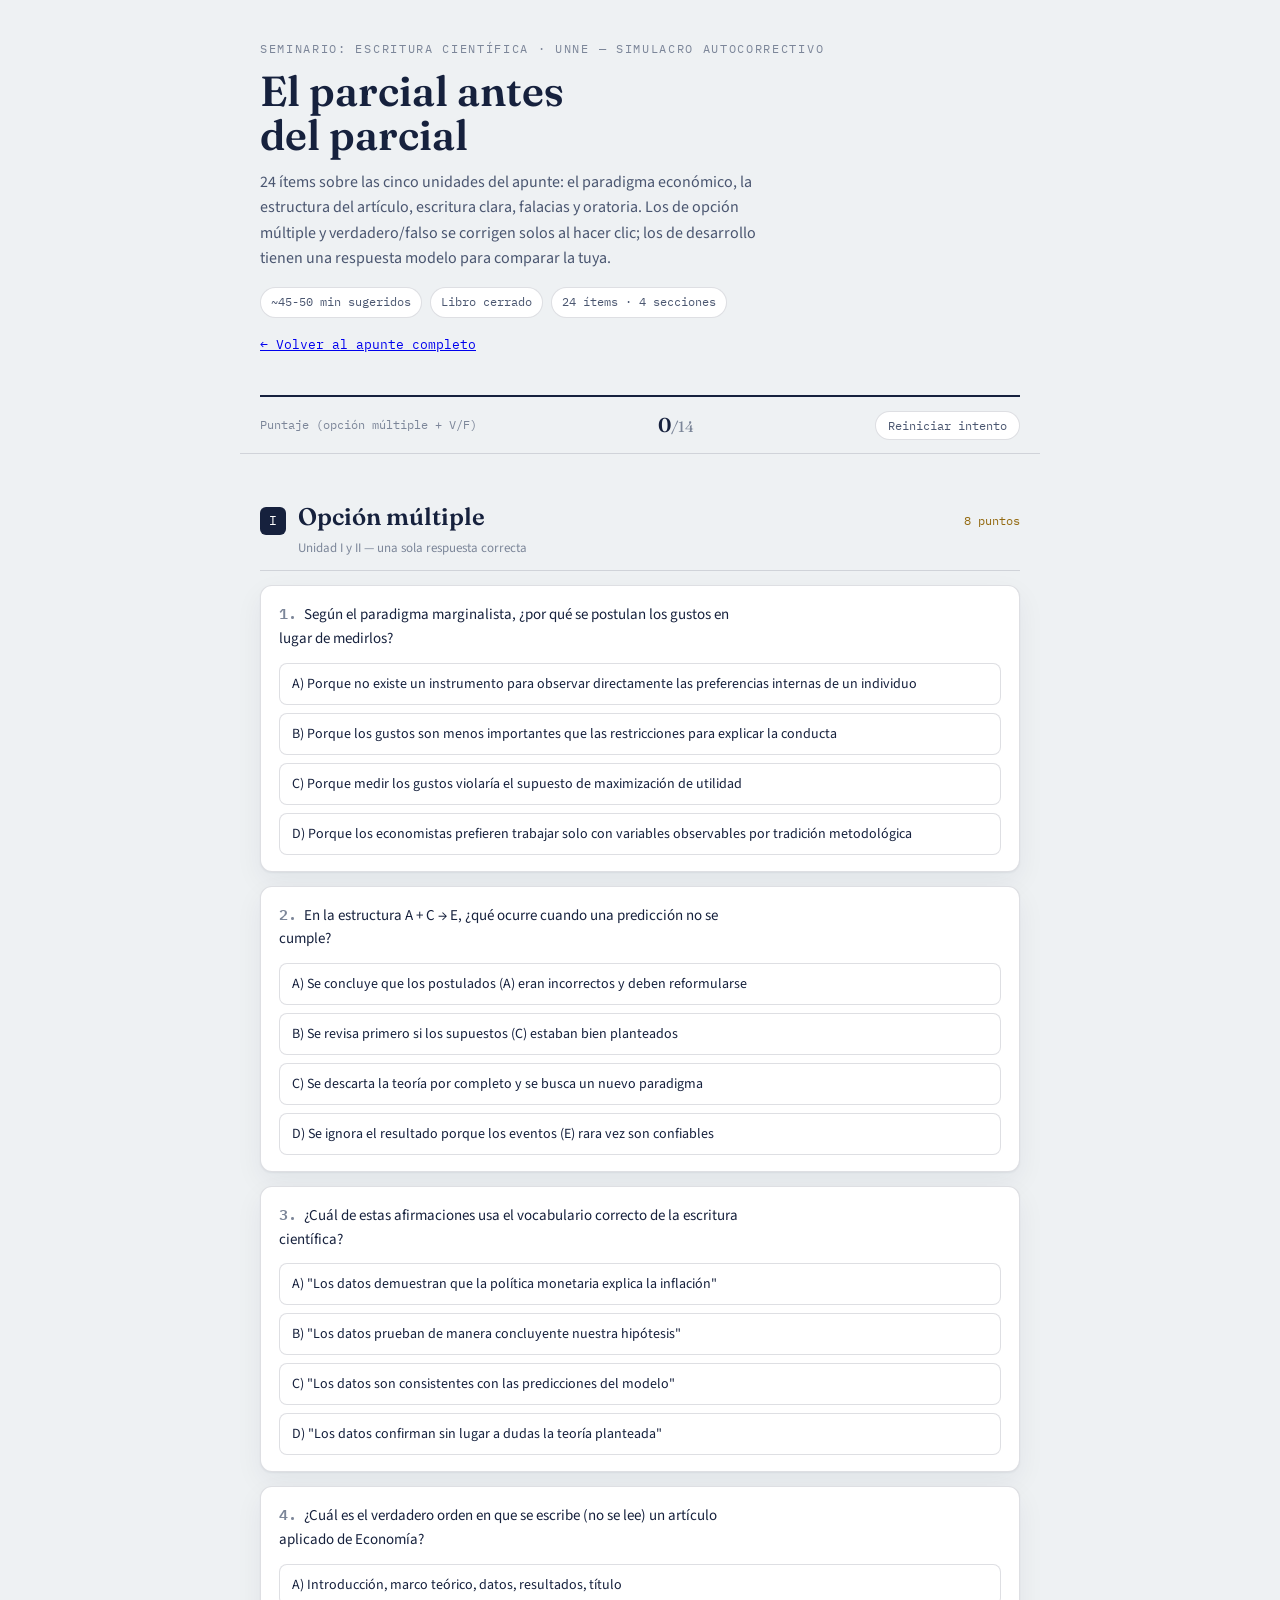
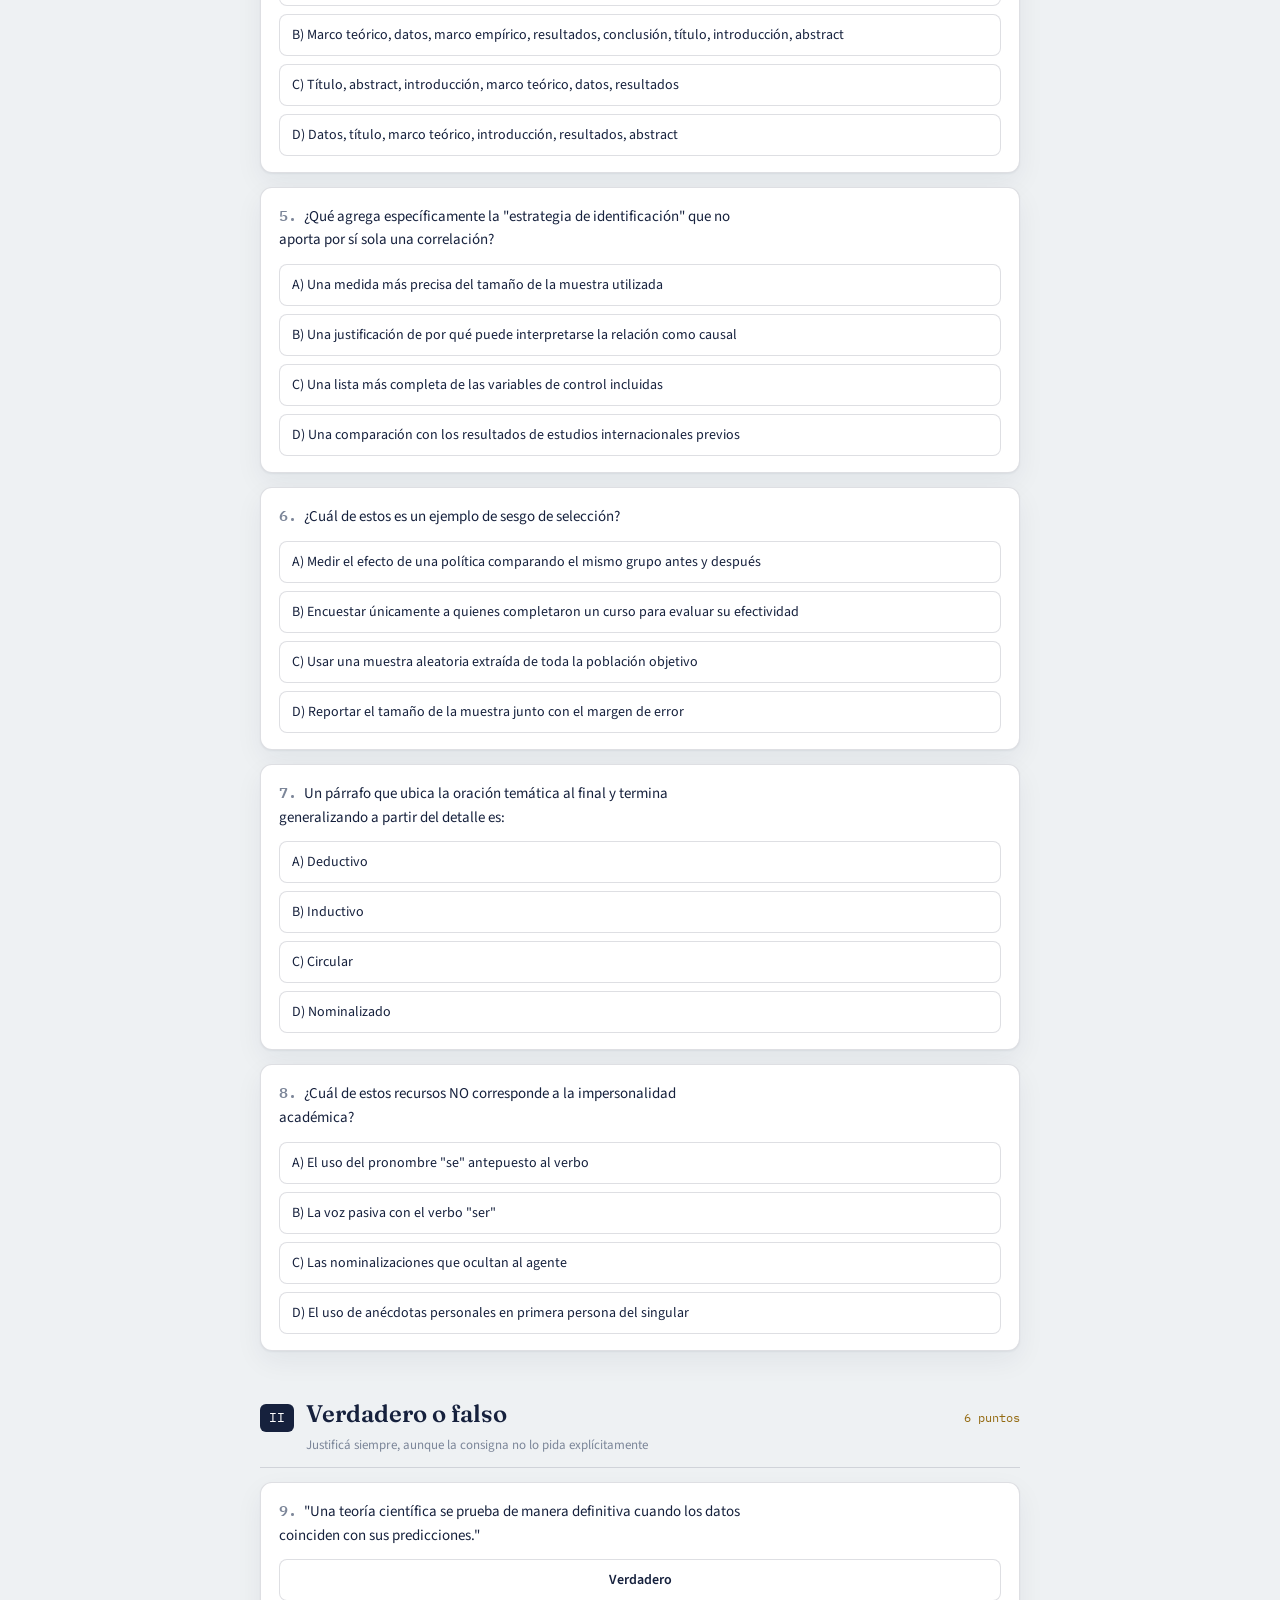
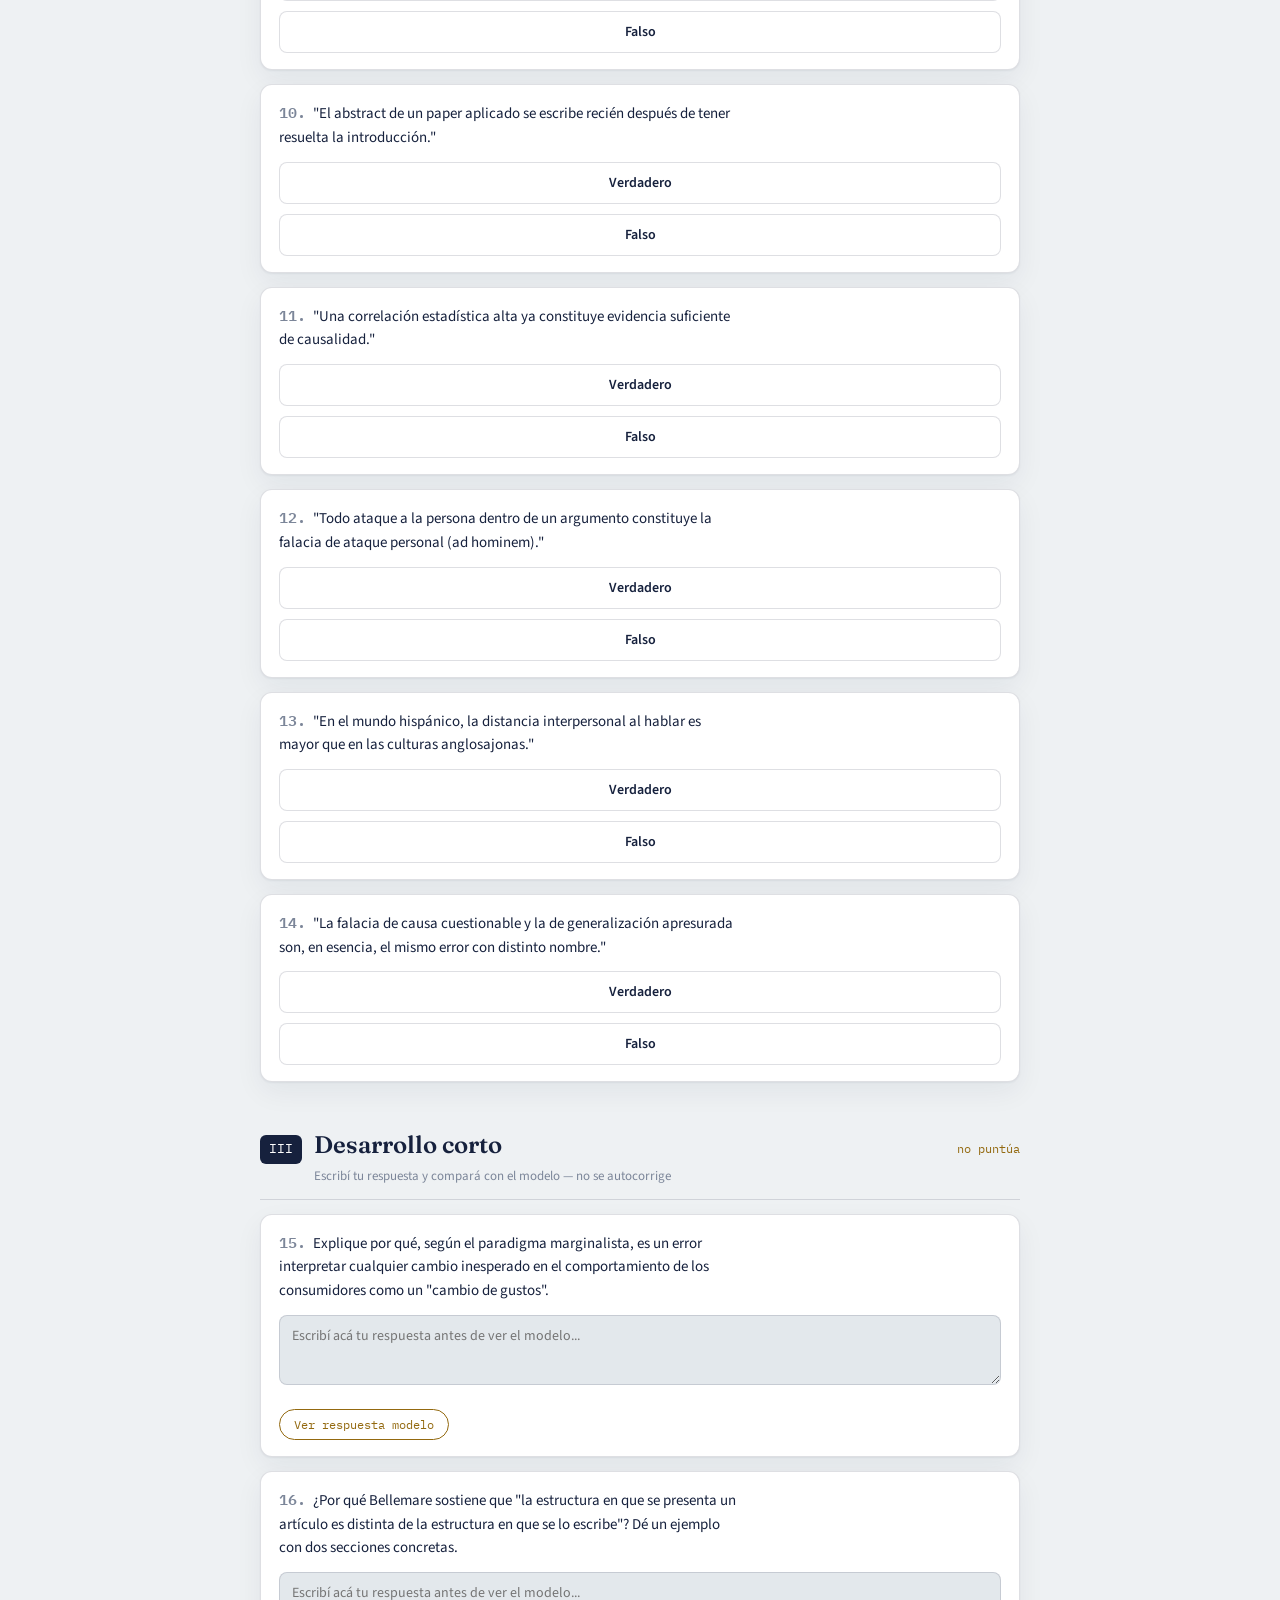
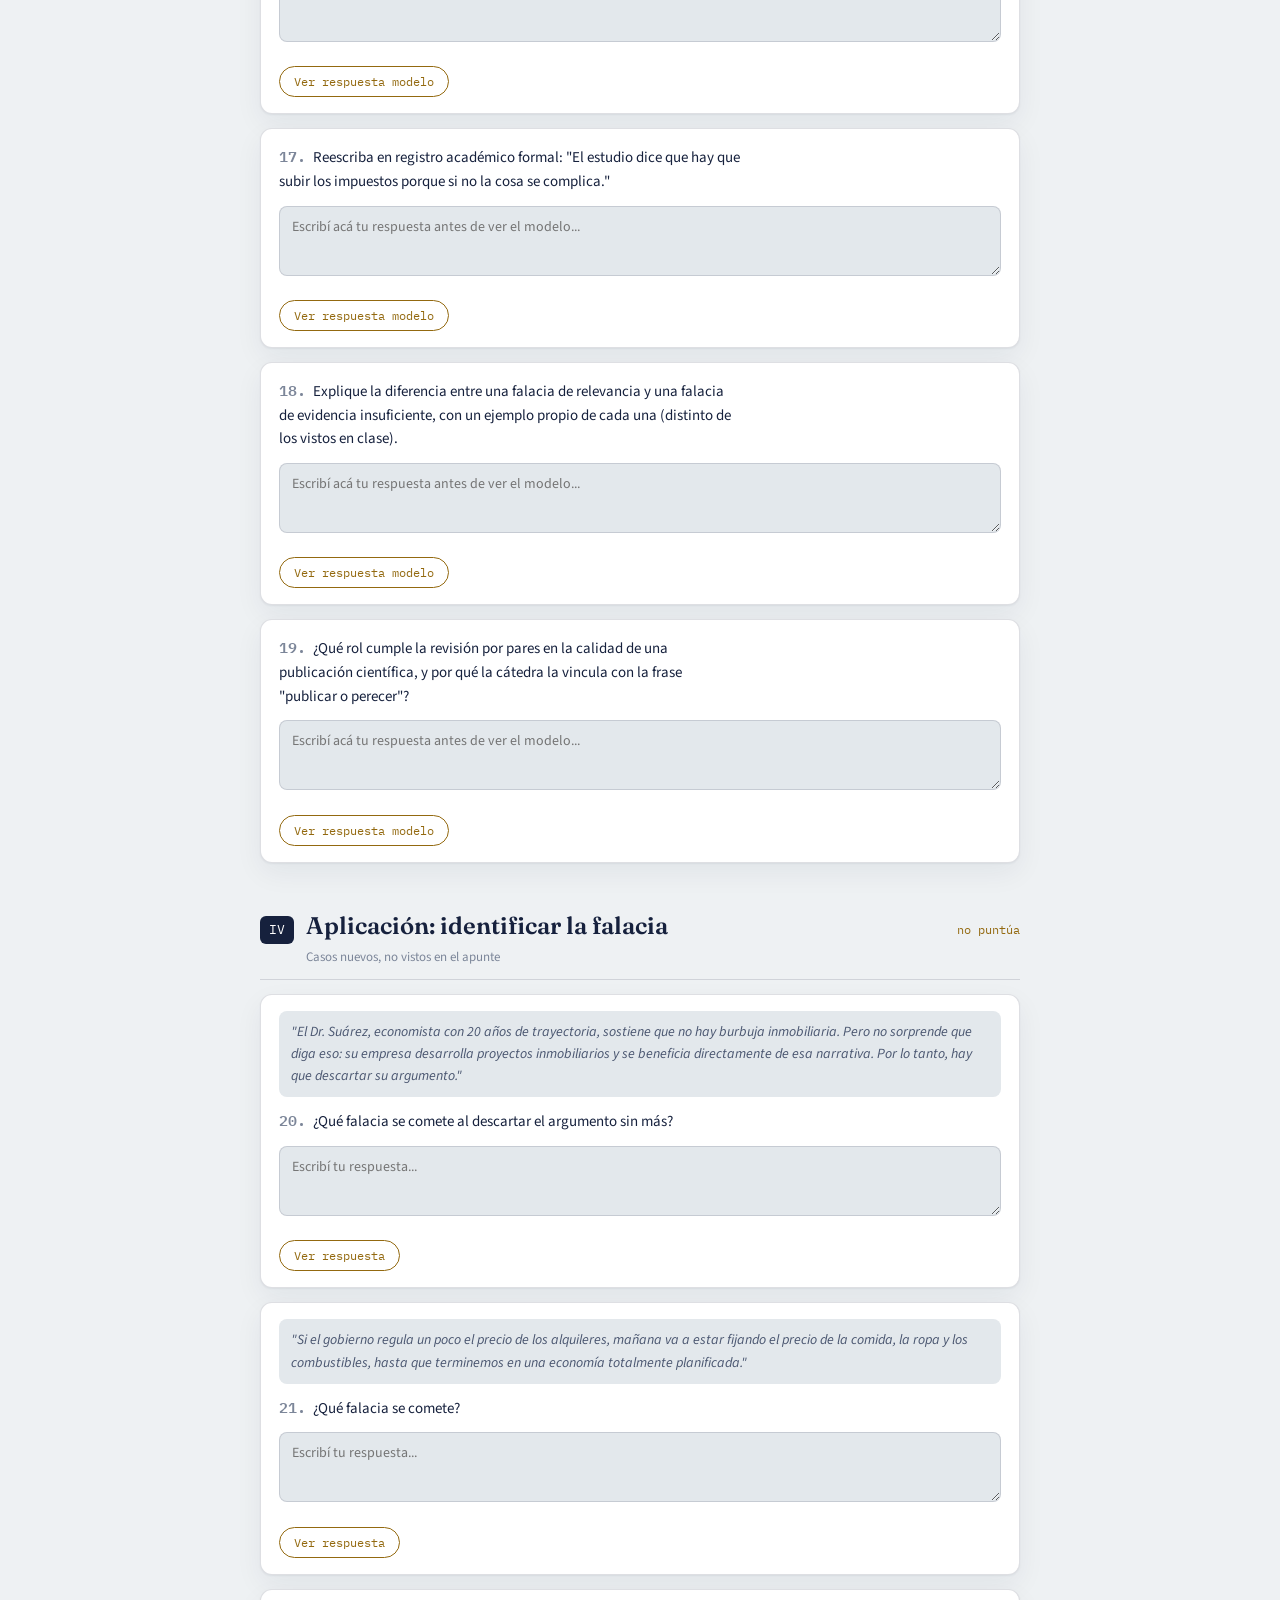
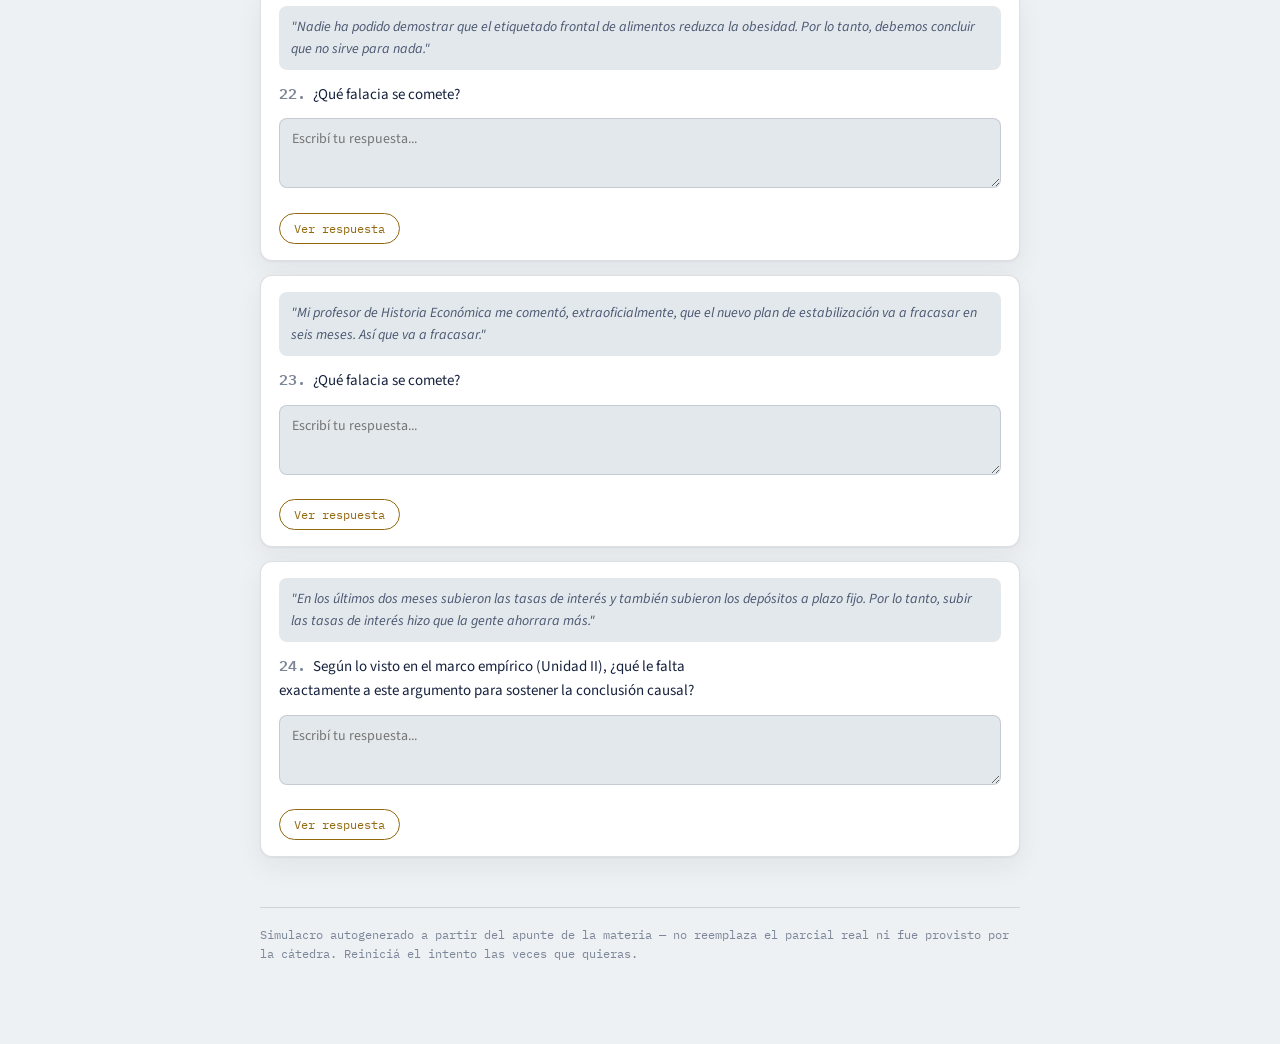
<file: seminario-escritura/parcial.html>
<!doctype html>
<html lang="es">
<head>
<meta charset="UTF-8">
<meta name="viewport" content="width=device-width, initial-scale=1">
<title>El Parcial Antes del Parcial</title>
<link rel="stylesheet" href="https://fonts.googleapis.com/css2?family=Fraunces:opsz,wght@9..144,400;9..144,500;9..144,600;9..144,700&family=Source+Sans+3:wght@400;500;600;700&family=IBM+Plex+Mono:wght@500;600&display=swap">
<style>
  :root{
    --paper:#EEF1F3; --surface:#FFFFFF; --surface-2:#E3E8EC;
    --ink:#16213D; --ink-soft:#4A5670; --ink-faint:#7C8699;
    --accent-gold:#93690F; --accent-gold-bg:#F3E7CE;
    --accent-red:#A63D2C; --accent-red-bg:#F5E1DC;
    --accent-teal:#256B54; --accent-teal-bg:#DCEEE6;
    --line: rgba(22,33,61,0.14);
    --shadow: 0 1px 2px rgba(22,33,61,0.06), 0 10px 28px rgba(22,33,61,0.06);
  }
  @media (prefers-color-scheme: dark){
    :root:not([data-theme="light"]){
      --paper:#0D1424; --surface:#151E35; --surface-2:#1D2A46;
      --ink:#E9ECF5; --ink-soft:#B6C0D8; --ink-faint:#8492B0;
      --accent-gold:#DCAB55; --accent-gold-bg:#3A2E15;
      --accent-red:#E38670; --accent-red-bg:#3B201A;
      --accent-teal:#63C2A2; --accent-teal-bg:#112E26;
      --line: rgba(233,236,245,0.14);
      --shadow: 0 1px 2px rgba(0,0,0,0.4), 0 10px 28px rgba(0,0,0,0.4);
    }
  }
  :root[data-theme="dark"]{
    --paper:#0D1424; --surface:#151E35; --surface-2:#1D2A46;
    --ink:#E9ECF5; --ink-soft:#B6C0D8; --ink-faint:#8492B0;
    --accent-gold:#DCAB55; --accent-gold-bg:#3A2E15;
    --accent-red:#E38670; --accent-red-bg:#3B201A;
    --accent-teal:#63C2A2; --accent-teal-bg:#112E26;
    --line: rgba(233,236,245,0.14);
    --shadow: 0 1px 2px rgba(0,0,0,0.4), 0 10px 28px rgba(0,0,0,0.4);
  }
  *{box-sizing:border-box;}
  body{margin:0; background:var(--paper); color:var(--ink); font-family:"Source Sans 3", ui-sans-serif, system-ui, sans-serif; font-size:16px; line-height:1.58; padding:0 20px 80px;}
  h1,h2,h3{font-family:"Fraunces", Georgia, serif; text-wrap:balance; font-weight:600; margin:0; color:var(--ink);}
  .mono{font-family:"IBM Plex Mono", ui-monospace, monospace;}
  .wrap{max-width:760px; margin:0 auto;}

  .masthead{padding:40px 0 22px; border-bottom:2px solid var(--ink); position:relative;}
  .kicker{font-family:"IBM Plex Mono", monospace; font-size:12px; letter-spacing:.14em; text-transform:uppercase; color:var(--ink-faint); margin-bottom:10px;}
  h1.title{font-size:clamp(28px,4.6vw,42px); line-height:1.06; max-width:17ch;}
  .lede{color:var(--ink-soft); font-size:16px; max-width:66ch; margin-top:12px;}
  .instr{display:flex; flex-wrap:wrap; gap:8px; margin-top:16px;}
  .chip{font-family:"IBM Plex Mono", monospace; font-size:12px; padding:5px 10px; border:1px solid var(--line); border-radius:999px; color:var(--ink-soft); background:var(--surface);}

  .scoreboard{
    position:sticky; top:0; z-index:10; margin:0 -20px 30px; padding:12px 20px;
    background:var(--paper); border-bottom:1px solid var(--line);
    display:flex; align-items:center; justify-content:space-between; gap:12px; flex-wrap:wrap;
    backdrop-filter:blur(6px);
  }
  .scoreboard .label{font-family:"IBM Plex Mono",monospace; font-size:12px; color:var(--ink-faint);}
  .scoreboard .score{font-family:"Fraunces",serif; font-weight:600; font-size:20px;}
  .scoreboard .score .max{color:var(--ink-faint); font-weight:400; font-size:15px;}
  .reset-btn{font-family:"IBM Plex Mono",monospace; font-size:11.5px; border:1px solid var(--line); background:var(--surface); color:var(--ink-soft); border-radius:999px; padding:6px 12px; cursor:pointer;}
  .reset-btn:hover{border-color:var(--accent-gold); color:var(--ink);}

  section{margin:44px 0;}
  .sec-head{display:flex; align-items:baseline; gap:12px; margin-bottom:6px; padding-bottom:12px; border-bottom:1px solid var(--line);}
  .sec-num{font-family:"IBM Plex Mono", monospace; font-size:13px; color:var(--surface); background:var(--ink); padding:4px 9px; border-radius:6px; flex:none;}
  section h2{font-size:clamp(19px,2.6vw,24px);}
  .sec-sub{color:var(--ink-faint); font-size:13px; margin-top:2px;}
  .sec-points{font-family:"IBM Plex Mono",monospace; font-size:11.5px; color:var(--accent-gold); margin-left:auto; white-space:nowrap;}

  .q{background:var(--surface); border:1px solid var(--line); border-radius:12px; padding:16px 18px; margin:14px 0; box-shadow:var(--shadow);}
  .q-text{font-size:15px; margin:0 0 12px; max-width:66ch;}
  .q-text strong{font-family:"IBM Plex Mono",monospace; color:var(--ink-faint); font-weight:600; margin-right:4px;}
  .q-case{font-size:14px; margin:0 0 12px; padding:10px 12px; background:var(--surface-2); border-radius:8px; font-style:italic; color:var(--ink-soft);}

  .options{display:flex; flex-direction:column; gap:8px;}
  .opt{
    text-align:left; font-family:"Source Sans 3",sans-serif; font-size:14px; color:var(--ink);
    background:var(--surface); border:1px solid var(--line); border-radius:8px; padding:10px 12px;
    cursor:pointer; transition:border-color .12s, background .12s;
  }
  .opt:hover{border-color:var(--accent-gold);}
  .opt.correct{border-color:var(--accent-teal); background:var(--accent-teal-bg); color:var(--accent-teal); font-weight:600;}
  .opt.wrong{border-color:var(--accent-red); background:var(--accent-red-bg); color:var(--accent-red);}
  .opt[disabled]{cursor:default;}
  .opt[disabled]:hover{border-color:inherit;}

  .vf-options{display:flex; gap:10px;}
  .vf-options .opt{flex:1; text-align:center; font-weight:600;}

  .q-explain{font-size:13.5px; color:var(--ink-soft); margin:12px 0 0; padding-top:10px; border-top:1px dashed var(--line); display:none;}
  .q-explain.show{display:block;}
  .q-explain strong{color:var(--ink);}

  .reveal-btn{
    font-family:"IBM Plex Mono",monospace; font-size:12px; border:1px solid var(--accent-gold); color:var(--accent-gold);
    background:transparent; border-radius:999px; padding:7px 14px; cursor:pointer; margin-top:6px;
  }
  .reveal-btn:hover{background:var(--accent-gold-bg);}
  textarea.own-answer{
    width:100%; min-height:70px; font-family:"Source Sans 3",sans-serif; font-size:14px; color:var(--ink);
    background:var(--surface-2); border:1px solid var(--line); border-radius:8px; padding:10px 12px; resize:vertical;
    margin-bottom:10px;
  }
  .model-answer{font-size:14px; color:var(--ink-soft); margin-top:10px; padding:12px; background:var(--accent-gold-bg); border-radius:8px; border-left:3px solid var(--accent-gold); display:none;}
  .model-answer.show{display:block;}
  .model-answer strong{color:var(--accent-gold);}

  footer{max-width:760px; margin:50px auto 0; padding-top:18px; border-top:1px solid var(--line); font-size:12px; color:var(--ink-faint); font-family:"IBM Plex Mono",monospace;}
</style>
</head>
<body>
<div class="wrap">
<header class="masthead">
  <div class="kicker">Seminario: Escritura Científica · UNNE — Simulacro autocorrectivo</div>
  <h1 class="title">El parcial antes del parcial</h1>
  <p class="lede">24 ítems sobre las cinco unidades del apunte: el paradigma económico, la estructura del artículo, escritura clara, falacias y oratoria. Los de opción múltiple y verdadero/falso se corrigen solos al hacer clic; los de desarrollo tienen una respuesta modelo para comparar la tuya.</p>
  <div class="instr">
    <span class="chip">~45-50 min sugeridos</span>
    <span class="chip">Libro cerrado</span>
    <span class="chip">24 ítems · 4 secciones</span>
  </div>
  <p style="margin-top:14px;"><a href="index.html" style="font-family:'IBM Plex Mono',monospace; font-size:13px;">← Volver al apunte completo</a></p>
</header>

<div class="scoreboard">
  <span class="label">Puntaje (opción múltiple + V/F)</span>
  <span class="score"><span id="scoreVal">0</span><span class="max">/14</span></span>
  <button class="reset-btn" id="resetBtn">Reiniciar intento</button>
</div>

<!-- ============ SECCION I: OPCION MULTIPLE ============ -->
<section id="s1">
  <div class="sec-head">
    <span class="sec-num">I</span>
    <div><h2>Opción múltiple</h2><div class="sec-sub">Unidad I y II — una sola respuesta correcta</div></div>
    <span class="sec-points">8 puntos</span>
  </div>

  <div class="q" data-kind="mc">
    <p class="q-text"><strong>1.</strong> Según el paradigma marginalista, ¿por qué se postulan los gustos en lugar de medirlos?</p>
    <div class="options">
      <button class="opt" data-correct="true">A) Porque no existe un instrumento para observar directamente las preferencias internas de un individuo</button>
      <button class="opt">B) Porque los gustos son menos importantes que las restricciones para explicar la conducta</button>
      <button class="opt">C) Porque medir los gustos violaría el supuesto de maximización de utilidad</button>
      <button class="opt">D) Porque los economistas prefieren trabajar solo con variables observables por tradición metodológica</button>
    </div>
    <p class="q-explain">No hay "utilómetro": los gustos son inobservables, así que se asumen constantes (ceteris paribus) para poder construir explicaciones sistemáticas.</p>
  </div>

  <div class="q" data-kind="mc">
    <p class="q-text"><strong>2.</strong> En la estructura A + C → E, ¿qué ocurre cuando una predicción no se cumple?</p>
    <div class="options">
      <button class="opt">A) Se concluye que los postulados (A) eran incorrectos y deben reformularse</button>
      <button class="opt" data-correct="true">B) Se revisa primero si los supuestos (C) estaban bien planteados</button>
      <button class="opt">C) Se descarta la teoría por completo y se busca un nuevo paradigma</button>
      <button class="opt">D) Se ignora el resultado porque los eventos (E) rara vez son confiables</button>
    </div>
    <p class="q-explain">Los postulados no se discuten. Casi siempre el fallo está en un supuesto mal planteado (medición incorrecta, inflación omitida, sustitutos ignorados).</p>
  </div>

  <div class="q" data-kind="mc">
    <p class="q-text"><strong>3.</strong> ¿Cuál de estas afirmaciones usa el vocabulario correcto de la escritura científica?</p>
    <div class="options">
      <button class="opt">A) "Los datos demuestran que la política monetaria explica la inflación"</button>
      <button class="opt">B) "Los datos prueban de manera concluyente nuestra hipótesis"</button>
      <button class="opt" data-correct="true">C) "Los datos son consistentes con las predicciones del modelo"</button>
      <button class="opt">D) "Los datos confirman sin lugar a dudas la teoría planteada"</button>
    </div>
    <p class="q-explain">Las teorías no se "prueban" ni se "demuestran": solo se confirman (son consistentes con los hechos) o se refutan.</p>
  </div>

  <div class="q" data-kind="mc">
    <p class="q-text"><strong>4.</strong> ¿Cuál es el verdadero orden en que se escribe (no se lee) un artículo aplicado de Economía?</p>
    <div class="options">
      <button class="opt">A) Introducción, marco teórico, datos, resultados, título</button>
      <button class="opt" data-correct="true">B) Marco teórico, datos, marco empírico, resultados, conclusión, título, introducción, abstract</button>
      <button class="opt">C) Título, abstract, introducción, marco teórico, datos, resultados</button>
      <button class="opt">D) Datos, título, marco teórico, introducción, resultados, abstract</button>
    </div>
    <p class="q-explain">Se escribe primero el núcleo empírico y al final el "empaque" de marketing (título, introducción, abstract) — el orden inverso al de lectura.</p>
  </div>

  <div class="q" data-kind="mc">
    <p class="q-text"><strong>5.</strong> ¿Qué agrega específicamente la "estrategia de identificación" que no aporta por sí sola una correlación?</p>
    <div class="options">
      <button class="opt">A) Una medida más precisa del tamaño de la muestra utilizada</button>
      <button class="opt" data-correct="true">B) Una justificación de por qué puede interpretarse la relación como causal</button>
      <button class="opt">C) Una lista más completa de las variables de control incluidas</button>
      <button class="opt">D) Una comparación con los resultados de estudios internacionales previos</button>
    </div>
    <p class="q-explain">Detectar una correlación (ej. por MCO) no alcanza; la estrategia de identificación es lo que justifica el salto de "se mueven juntos" a "uno causa al otro".</p>
  </div>

  <div class="q" data-kind="mc">
    <p class="q-text"><strong>6.</strong> ¿Cuál de estos es un ejemplo de sesgo de selección?</p>
    <div class="options">
      <button class="opt">A) Medir el efecto de una política comparando el mismo grupo antes y después</button>
      <button class="opt" data-correct="true">B) Encuestar únicamente a quienes completaron un curso para evaluar su efectividad</button>
      <button class="opt">C) Usar una muestra aleatoria extraída de toda la población objetivo</button>
      <button class="opt">D) Reportar el tamaño de la muestra junto con el margen de error</button>
    </div>
    <p class="q-explain">Ignora a quienes desertaron (que suelen tener características distintas) — la muestra deja de representar a la población objetivo.</p>
  </div>

  <div class="q" data-kind="mc">
    <p class="q-text"><strong>7.</strong> Un párrafo que ubica la oración temática al final y termina generalizando a partir del detalle es:</p>
    <div class="options">
      <button class="opt">A) Deductivo</button>
      <button class="opt" data-correct="true">B) Inductivo</button>
      <button class="opt">C) Circular</button>
      <button class="opt">D) Nominalizado</button>
    </div>
    <p class="q-explain">Deductivo = oración temática primero (general → particular). Inductivo = oración temática última (particular → general).</p>
  </div>

  <div class="q" data-kind="mc">
    <p class="q-text"><strong>8.</strong> ¿Cuál de estos recursos NO corresponde a la impersonalidad académica?</p>
    <div class="options">
      <button class="opt">A) El uso del pronombre "se" antepuesto al verbo</button>
      <button class="opt">B) La voz pasiva con el verbo "ser"</button>
      <button class="opt">C) Las nominalizaciones que ocultan al agente</button>
      <button class="opt" data-correct="true">D) El uso de anécdotas personales en primera persona del singular</button>
    </div>
    <p class="q-explain">La impersonalidad busca ocultar al sujeto que escribe; la anécdota personal en primera persona hace justo lo contrario.</p>
  </div>
</section>

<!-- ============ SECCION II: V/F ============ -->
<section id="s2">
  <div class="sec-head">
    <span class="sec-num">II</span>
    <div><h2>Verdadero o falso</h2><div class="sec-sub">Justificá siempre, aunque la consigna no lo pida explícitamente</div></div>
    <span class="sec-points">6 puntos</span>
  </div>

  <div class="q" data-kind="vf">
    <p class="q-text"><strong>9.</strong> "Una teoría científica se prueba de manera definitiva cuando los datos coinciden con sus predicciones."</p>
    <div class="options vf-options">
      <button class="opt">Verdadero</button>
      <button class="opt" data-correct="true">Falso</button>
    </div>
    <p class="q-explain">Solo se <em>confirma</em>. Afirmar que queda "probada" es la falacia de afirmar el consecuente: otra teoría distinta podría predecir exactamente lo mismo.</p>
  </div>

  <div class="q" data-kind="vf">
    <p class="q-text"><strong>10.</strong> "El abstract de un paper aplicado se escribe recién después de tener resuelta la introducción."</p>
    <div class="options vf-options">
      <button class="opt" data-correct="true">Verdadero</button>
      <button class="opt">Falso</button>
    </div>
    <p class="q-explain">Bellemare lo señala explícitamente: una vez resuelta la introducción, el abstract es básicamente su resumen — por eso se escribe último.</p>
  </div>

  <div class="q" data-kind="vf">
    <p class="q-text"><strong>11.</strong> "Una correlación estadística alta ya constituye evidencia suficiente de causalidad."</p>
    <div class="options vf-options">
      <button class="opt">Verdadero</button>
      <button class="opt" data-correct="true">Falso</button>
    </div>
    <p class="q-explain">Correlación no implica causalidad — hace falta además una estrategia de identificación (marco empírico, Unidad II).</p>
  </div>

  <div class="q" data-kind="vf">
    <p class="q-text"><strong>12.</strong> "Todo ataque a la persona dentro de un argumento constituye la falacia de ataque personal (ad hominem)."</p>
    <div class="options vf-options">
      <button class="opt">Verdadero</button>
      <button class="opt" data-correct="true">Falso</button>
    </div>
    <p class="q-explain">Solo es falacia cuando el ataque reemplaza la evaluación del argumento. Cuestionar la credibilidad de un testigo condenado por perjurio, por ejemplo, sí es relevante.</p>
  </div>

  <div class="q" data-kind="vf">
    <p class="q-text"><strong>13.</strong> "En el mundo hispánico, la distancia interpersonal al hablar es mayor que en las culturas anglosajonas."</p>
    <div class="options vf-options">
      <button class="opt">Verdadero</button>
      <button class="opt" data-correct="true">Falso</button>
    </div>
    <p class="q-explain">Es al revés: ~45 cm en el mundo hispánico (mayor cercanía) frente a ~90 cm en el anglosajón (mayor privacidad).</p>
  </div>

  <div class="q" data-kind="vf">
    <p class="q-text"><strong>14.</strong> "La falacia de causa cuestionable y la de generalización apresurada son, en esencia, el mismo error con distinto nombre."</p>
    <div class="options vf-options">
      <button class="opt">Verdadero</button>
      <button class="opt" data-correct="true">Falso</button>
    </div>
    <p class="q-explain">Son errores distintos aunque estén en el mismo capítulo: una es sobre atribuir causalidad sin justificación; la otra, sobre generalizar desde una muestra sesgada o chica.</p>
  </div>
</section>

<!-- ============ SECCION III: DESARROLLO ============ -->
<section id="s3">
  <div class="sec-head">
    <span class="sec-num">III</span>
    <div><h2>Desarrollo corto</h2><div class="sec-sub">Escribí tu respuesta y compará con el modelo — no se autocorrige</div></div>
    <span class="sec-points">no puntúa</span>
  </div>

  <div class="q" data-kind="dev">
    <p class="q-text"><strong>15.</strong> Explique por qué, según el paradigma marginalista, es un error interpretar cualquier cambio inesperado en el comportamiento de los consumidores como un "cambio de gustos".</p>
    <textarea class="own-answer" placeholder="Escribí acá tu respuesta antes de ver el modelo..."></textarea>
    <button class="reveal-btn" data-target="m15">Ver respuesta modelo</button>
    <p class="model-answer" id="m15"><strong>Modelo:</strong> los gustos se postulan constantes (ceteris paribus) precisamente para que las explicaciones sean sistemáticas y refutables. Si se acepta "cambiaron los gustos" como comodín cada vez que algo no encaja, cualquier resultado queda explicado y la teoría deja de arriesgar nada — se vuelve una tautología. Casi siempre lo que realmente cambió es una restricción observable (ej. el precio relativo de un bien), no una preferencia inobservable.</p>
  </div>

  <div class="q" data-kind="dev">
    <p class="q-text"><strong>16.</strong> ¿Por qué Bellemare sostiene que "la estructura en que se presenta un artículo es distinta de la estructura en que se lo escribe"? Dé un ejemplo con dos secciones concretas.</p>
    <textarea class="own-answer" placeholder="Escribí acá tu respuesta antes de ver el modelo..."></textarea>
    <button class="reveal-btn" data-target="m16">Ver respuesta modelo</button>
    <p class="model-answer" id="m16"><strong>Modelo:</strong> porque el lector necesita primero el contexto y la conclusión (título, introducción, abstract) para orientarse, mientras que el autor necesita primero resolver el contenido empírico (marco teórico, datos, método, resultados) antes de poder resumirlo. Ejemplo: el marco teórico es la 4.ª sección que se lee pero la 1.ª que se escribe; el título es la 1.ª que se lee pero la 6.ª que se escribe.</p>
  </div>

  <div class="q" data-kind="dev">
    <p class="q-text"><strong>17.</strong> Reescriba en registro académico formal: "El estudio dice que hay que subir los impuestos porque si no la cosa se complica."</p>
    <textarea class="own-answer" placeholder="Escribí acá tu respuesta antes de ver el modelo..."></textarea>
    <button class="reveal-btn" data-target="m17">Ver respuesta modelo</button>
    <p class="model-answer" id="m17"><strong>Modelo (posible):</strong> "El estudio sostiene que resulta necesario incrementar la carga impositiva, dado que de no hacerlo se agravaría la situación fiscal." — Se reemplaza "dice" por "sostiene", "hay que" por "resulta necesario", y "la cosa se complica" por una formulación precisa y no coloquial.</p>
  </div>

  <div class="q" data-kind="dev">
    <p class="q-text"><strong>18.</strong> Explique la diferencia entre una falacia de relevancia y una falacia de evidencia insuficiente, con un ejemplo propio de cada una (distinto de los vistos en clase).</p>
    <textarea class="own-answer" placeholder="Escribí acá tu respuesta antes de ver el modelo..."></textarea>
    <button class="reveal-btn" data-target="m18">Ver respuesta modelo</button>
    <p class="model-answer" id="m18"><strong>Modelo:</strong> en la falacia de relevancia, la premisa ni siquiera cuenta a favor o en contra de la conclusión (ej.: "no hay que escuchar la propuesta de reforma jubilatoria de ese economista, porque es de un partido que no me gusta" — ataque a la motivación). En la de evidencia insuficiente, la premisa sí es relevante pero no alcanza para sostener la conclusión (ej.: "encuesté a diez amigos y ninguno cree que la inflación vaya a bajar, así que la inflación no va a bajar" — generalización apresurada).</p>
  </div>

  <div class="q" data-kind="dev">
    <p class="q-text"><strong>19.</strong> ¿Qué rol cumple la revisión por pares en la calidad de una publicación científica, y por qué la cátedra la vincula con la frase "publicar o perecer"?</p>
    <textarea class="own-answer" placeholder="Escribí acá tu respuesta antes de ver el modelo..."></textarea>
    <button class="reveal-btn" data-target="m19">Ver respuesta modelo</button>
    <p class="model-answer" id="m19"><strong>Modelo:</strong> la revisión por pares hace que especialistas evalúen originalidad, rigor y metodología antes de que un artículo se publique, lo que valida el rigor científico y mejora la calidad final. La cátedra la vincula con "publicar o perecer" porque el sistema de dedicaciones/categorizaciones universitario exige publicar con arbitraje para sostener la carrera académica — una presión que, mal supervisada, puede derivar en publicaciones poco rigurosas.</p>
  </div>
</section>

<!-- ============ SECCION IV: APLICACION ============ -->
<section id="s4">
  <div class="sec-head">
    <span class="sec-num">IV</span>
    <div><h2>Aplicación: identificar la falacia</h2><div class="sec-sub">Casos nuevos, no vistos en el apunte</div></div>
    <span class="sec-points">no puntúa</span>
  </div>

  <div class="q" data-kind="dev">
    <p class="q-case">"El Dr. Suárez, economista con 20 años de trayectoria, sostiene que no hay burbuja inmobiliaria. Pero no sorprende que diga eso: su empresa desarrolla proyectos inmobiliarios y se beneficia directamente de esa narrativa. Por lo tanto, hay que descartar su argumento."</p>
    <p class="q-text"><strong>20.</strong> ¿Qué falacia se comete al descartar el argumento sin más?</p>
    <textarea class="own-answer" placeholder="Escribí tu respuesta..."></textarea>
    <button class="reveal-btn" data-target="m20">Ver respuesta</button>
    <p class="model-answer" id="m20"><strong>Respuesta:</strong> Ataque a la motivación (Cap. 5) — señalar el interés económico del Dr. Suárez es razonable como motivo de cautela, pero rechazar su argumento solo por eso, sin examinarlo, es la falacia. Tiene un interés, sí; eso no prueba que esté equivocado.</p>
  </div>

  <div class="q" data-kind="dev">
    <p class="q-case">"Si el gobierno regula un poco el precio de los alquileres, mañana va a estar fijando el precio de la comida, la ropa y los combustibles, hasta que terminemos en una economía totalmente planificada."</p>
    <p class="q-text"><strong>21.</strong> ¿Qué falacia se comete?</p>
    <textarea class="own-answer" placeholder="Escribí tu respuesta..."></textarea>
    <button class="reveal-btn" data-target="m21">Ver respuesta</button>
    <p class="model-answer" id="m21"><strong>Respuesta:</strong> Pendiente resbaladiza (Cap. 6) — encadena una acción puntual e inofensiva con un desenlace catastrófico, sin evidencia de que cada paso intermedio realmente vaya a ocurrir.</p>
  </div>

  <div class="q" data-kind="dev">
    <p class="q-case">"Nadie ha podido demostrar que el etiquetado frontal de alimentos reduzca la obesidad. Por lo tanto, debemos concluir que no sirve para nada."</p>
    <p class="q-text"><strong>22.</strong> ¿Qué falacia se comete?</p>
    <textarea class="own-answer" placeholder="Escribí tu respuesta..."></textarea>
    <button class="reveal-btn" data-target="m22">Ver respuesta</button>
    <p class="model-answer" id="m22"><strong>Respuesta:</strong> Apelación a la ignorancia (Cap. 6) — trata la falta de evidencia concluyente en un sentido como si fuera evidencia a favor del sentido contrario. Ausencia de prueba no es prueba de ausencia.</p>
  </div>

  <div class="q" data-kind="dev">
    <p class="q-case">"Mi profesor de Historia Económica me comentó, extraoficialmente, que el nuevo plan de estabilización va a fracasar en seis meses. Así que va a fracasar."</p>
    <p class="q-text"><strong>23.</strong> ¿Qué falacia se comete?</p>
    <textarea class="own-answer" placeholder="Escribí tu respuesta..."></textarea>
    <button class="reveal-btn" data-target="m23">Ver respuesta</button>
    <p class="model-answer" id="m23"><strong>Respuesta:</strong> Apelación inapropiada a la autoridad (Cap. 6) — un profesor de Historia Económica no es necesariamente experto en diseño de planes de estabilización, y la opinión se dio "extraoficialmente", sin respaldo público que pueda evaluarse.</p>
  </div>

  <div class="q" data-kind="dev">
    <p class="q-case">"En los últimos dos meses subieron las tasas de interés y también subieron los depósitos a plazo fijo. Por lo tanto, subir las tasas de interés hizo que la gente ahorrara más."</p>
    <p class="q-text"><strong>24.</strong> Según lo visto en el marco empírico (Unidad II), ¿qué le falta exactamente a este argumento para sostener la conclusión causal?</p>
    <textarea class="own-answer" placeholder="Escribí tu respuesta..."></textarea>
    <button class="reveal-btn" data-target="m24">Ver respuesta</button>
    <p class="model-answer" id="m24"><strong>Respuesta:</strong> le falta una <strong>estrategia de identificación</strong> — algo que descarte explicaciones alternativas (por ejemplo, que ambas variables respondan a una tercera causa común, como una suba generalizada de tasas por parte del Banco Central) antes de poder afirmar que una causó a la otra. La correlación por sí sola no alcanza.</p>
  </div>
</section>

</div>

<footer>
  Simulacro autogenerado a partir del apunte de la materia — no reemplaza el parcial real ni fue provisto por la cátedra. Reiniciá el intento las veces que quieras.
</footer>

<script>
(function(){
  var scoreEl = document.getElementById('scoreVal');
  var score = 0;
  var MAX = 14;

  function lockOptions(container){
    container.querySelectorAll('.opt').forEach(function(b){ b.disabled = true; });
  }

  document.querySelectorAll('.q[data-kind="mc"] .options, .q[data-kind="vf"] .options').forEach(function(optsDiv){
    optsDiv.addEventListener('click', function(e){
      var btn = e.target.closest('.opt');
      if(!btn || optsDiv.dataset.locked === 'true') return;
      optsDiv.dataset.locked = 'true';

      var correctBtn = optsDiv.querySelector('[data-correct="true"]');
      var chosenCorrect = btn.getAttribute('data-correct') === 'true';

      btn.classList.add(chosenCorrect ? 'correct' : 'wrong');
      if(!chosenCorrect && correctBtn) correctBtn.classList.add('correct');

      lockOptions(optsDiv);

      var card = optsDiv.closest('.q');
      var explain = card.querySelector('.q-explain');
      if(explain) explain.classList.add('show');

      if(chosenCorrect){
        score++;
        scoreEl.textContent = score;
      }
    });
  });

  document.querySelectorAll('.reveal-btn').forEach(function(btn){
    btn.addEventListener('click', function(){
      var target = document.getElementById(btn.getAttribute('data-target'));
      if(target){
        target.classList.toggle('show');
        btn.textContent = target.classList.contains('show') ? 'Ocultar respuesta' : 'Ver respuesta modelo';
      }
    });
  });

  document.getElementById('resetBtn').addEventListener('click', function(){
    document.querySelectorAll('.options[data-locked]').forEach(function(o){ o.removeAttribute('data-locked'); });
    document.querySelectorAll('.opt').forEach(function(b){ b.disabled = false; b.classList.remove('correct','wrong'); });
    document.querySelectorAll('.q-explain').forEach(function(p){ p.classList.remove('show'); });
    document.querySelectorAll('.model-answer').forEach(function(p){ p.classList.remove('show'); });
    document.querySelectorAll('.reveal-btn').forEach(function(b){ b.textContent = 'Ver respuesta modelo'; });
    document.querySelectorAll('.own-answer').forEach(function(t){ t.value=''; });
    score = 0;
    scoreEl.textContent = 0;
    window.scrollTo({top:0, behavior:'smooth'});
  });
})();
</script>
</body>
</html>
</file>
<file: finanzas-publicas/assets/styles.css>
:root {
  --bg: #0f1419;
  --bg-soft: #161c24;
  --bg-card: #1b232d;
  --panel: #131922;
  --border: #283544;
  --text: #e6edf3;
  --text-dim: #9fb0c0;
  --text-faint: #6b7d8f;
  --accent: #3fae6b;
  --accent-soft: #2c7a4b;
  --accent-glow: rgba(63, 174, 107, 0.15);
  --warn: #e0a93b;
  --radius: 12px;
  --shadow: 0 6px 24px rgba(0, 0, 0, 0.35);
  --font: "Segoe UI", system-ui, -apple-system, Roboto, Arial, sans-serif;
}

[data-theme="light"] {
  --bg: #f3f6f4;
  --bg-soft: #ffffff;
  --bg-card: #ffffff;
  --panel: #ffffff;
  --border: #d9e2dc;
  --text: #18241d;
  --text-dim: #4c5d52;
  --text-faint: #7c8c81;
  --accent: #2c8a52;
  --accent-soft: #43a96a;
  --accent-glow: rgba(44, 138, 82, 0.12);
  --shadow: 0 6px 20px rgba(40, 70, 50, 0.12);
}

* { box-sizing: border-box; }

html, body {
  margin: 0;
  height: 100%;
  background: var(--bg);
  color: var(--text);
  font-family: var(--font);
  font-size: 16px;
  line-height: 1.6;
}

#app {
  display: grid;
  grid-template-columns: 320px 1fr;
  height: 100vh;
}

/* ---------- Sidebar ---------- */
#sidebar {
  background: var(--panel);
  border-right: 1px solid var(--border);
  display: flex;
  flex-direction: column;
  padding: 18px 14px;
  gap: 14px;
  overflow-y: auto;
}

.brand { display: flex; align-items: center; gap: 12px; padding: 4px 6px; }
.brand-mark {
  width: 42px; height: 42px;
  border-radius: 10px;
  background: linear-gradient(135deg, var(--accent), var(--accent-soft));
  color: #fff;
  display: grid; place-items: center;
  font-weight: 800; letter-spacing: 0.5px;
  box-shadow: 0 4px 12px var(--accent-glow);
}
.brand-text { display: flex; flex-direction: column; line-height: 1.2; }
.brand-text strong { font-size: 16px; }
.brand-text span { font-size: 12px; color: var(--text-faint); }

.progress-global { padding: 4px 6px; }
.progress-global-head {
  display: flex; justify-content: space-between;
  font-size: 12px; color: var(--text-dim); margin-bottom: 6px;
}
#progress-global-pct { color: var(--accent); font-weight: 700; }

.bar { background: var(--bg-soft); border-radius: 999px; height: 8px; overflow: hidden; border: 1px solid var(--border); }
.bar-fill { height: 100%; width: 0; background: linear-gradient(90deg, var(--accent-soft), var(--accent)); border-radius: 999px; transition: width .35s ease; }

#unit-list { display: flex; flex-direction: column; gap: 4px; flex: 1; }

.unit-item {
  border: 1px solid transparent;
  border-radius: 10px;
  padding: 10px 12px;
  cursor: pointer;
  transition: background .15s, border-color .15s;
  display: flex; align-items: center; gap: 10px;
}
.unit-item:hover { background: var(--bg-soft); }
.unit-item.active { background: var(--accent-glow); border-color: var(--accent-soft); }
.unit-num {
  flex: 0 0 30px; height: 30px; border-radius: 8px;
  background: var(--bg-soft); border: 1px solid var(--border);
  display: grid; place-items: center;
  font-size: 12px; font-weight: 700; color: var(--text-dim);
}
.unit-item.active .unit-num { color: var(--accent); border-color: var(--accent-soft); }
.unit-meta { flex: 1; min-width: 0; }
.unit-title { font-size: 13.5px; font-weight: 600; line-height: 1.25; }
.unit-sub { font-size: 11px; color: var(--text-faint); margin-top: 2px; }
.unit-check { font-size: 14px; color: var(--accent); opacity: 0; }
.unit-item.done .unit-check { opacity: 1; }
.unit-item.done .unit-title { color: var(--text-dim); }

.ghost-btn {
  background: transparent; border: 1px solid var(--border);
  color: var(--text-dim); border-radius: 9px; padding: 8px 10px;
  cursor: pointer; font-size: 13px; font-family: var(--font);
  transition: background .15s, color .15s;
}
.ghost-btn:hover { background: var(--bg-soft); color: var(--text); }

/* ---------- Content ---------- */
#content { overflow-y: auto; }
#view { max-width: 860px; margin: 0 auto; padding: 40px 48px 96px; }

/* Home */
.home-hero { margin-bottom: 28px; }
.home-hero h1 { font-size: 30px; margin: 0 0 8px; }
.home-hero p { color: var(--text-dim); margin: 0; max-width: 60ch; }

.home-grid { display: grid; grid-template-columns: repeat(auto-fill, minmax(230px, 1fr)); gap: 14px; margin-top: 24px; }
.home-card {
  background: var(--bg-card); border: 1px solid var(--border);
  border-radius: var(--radius); padding: 16px; cursor: pointer;
  transition: transform .12s, border-color .15s; position: relative; overflow: hidden;
}
.home-card:hover { transform: translateY(-2px); border-color: var(--accent-soft); }
.home-card .hc-num { font-size: 12px; color: var(--accent); font-weight: 700; letter-spacing: .5px; }
.home-card .hc-title { font-size: 15px; font-weight: 600; margin: 6px 0 10px; line-height: 1.3; }
.home-card .hc-bar { height: 6px; }
.home-card .hc-foot { font-size: 11px; color: var(--text-faint); margin-top: 8px; }

/* Unit header */
.unit-head { border-bottom: 1px solid var(--border); padding-bottom: 18px; margin-bottom: 8px; }
.unit-head .eyebrow { font-size: 12px; color: var(--accent); font-weight: 700; letter-spacing: 1px; text-transform: uppercase; }
.unit-head h1 { font-size: 27px; margin: 8px 0 14px; line-height: 1.2; }
.unit-head .biblio { font-size: 12.5px; color: var(--text-faint); background: var(--bg-soft); border: 1px solid var(--border); border-radius: 8px; padding: 10px 12px; }
.unit-head .biblio strong { color: var(--text-dim); }

/* Tema accordion */
.tema { border: 1px solid var(--border); border-radius: var(--radius); margin-top: 14px; background: var(--bg-card); overflow: hidden; }
.tema-head {
  display: flex; align-items: center; gap: 12px;
  padding: 14px 16px; cursor: pointer; user-select: none;
}
.tema-head:hover { background: var(--bg-soft); }
.tema-toggle-check {
  flex: 0 0 22px; width: 22px; height: 22px; border-radius: 6px;
  border: 2px solid var(--border); display: grid; place-items: center;
  font-size: 13px; color: #fff; transition: background .15s, border-color .15s;
}
.tema.done .tema-toggle-check { background: var(--accent); border-color: var(--accent); }
.tema-id { font-size: 12px; color: var(--text-faint); font-weight: 700; flex: 0 0 auto; }
.tema-title { flex: 1; font-size: 15.5px; font-weight: 600; }
.tema.done .tema-title { color: var(--text-dim); }
.tema-chevron { color: var(--text-faint); transition: transform .2s; }
.tema.open .tema-chevron { transform: rotate(90deg); }

.tema-body { display: none; padding: 4px 22px 22px; border-top: 1px solid var(--border); }
.tema.open .tema-body { display: block; }

/* Rich content */
.tema-body h3 { font-size: 17px; margin: 22px 0 8px; color: var(--text); }
.tema-body h4 { font-size: 15px; margin: 18px 0 6px; color: var(--accent); }
.tema-body p { margin: 10px 0; }
.tema-body ul, .tema-body ol { margin: 10px 0; padding-left: 22px; }
.tema-body li { margin: 5px 0; }
.tema-body strong { color: var(--text); }
.tema-body em { color: var(--text-dim); }
.tema-body .callout {
  border-left: 3px solid var(--accent); background: var(--accent-glow);
  padding: 10px 14px; border-radius: 0 8px 8px 0; margin: 14px 0; font-size: 14.5px;
}
.tema-body .def {
  background: var(--bg-soft); border: 1px solid var(--border);
  border-radius: 8px; padding: 12px 14px; margin: 14px 0;
}
.tema-body .def b { color: var(--accent); }
.tema-body table { border-collapse: collapse; width: 100%; margin: 14px 0; font-size: 14px; }
.tema-body th, .tema-body td { border: 1px solid var(--border); padding: 8px 10px; text-align: left; vertical-align: top; }
.tema-body th { background: var(--bg-soft); color: var(--text-dim); font-weight: 600; }
.tema-body .muted { color: var(--text-faint); font-size: 13px; }

/* Tablas numéricas y pasos de cálculo (prácticos) */
.tema-body table.num td.n, .tema-body table.num th.n { text-align: right; font-variant-numeric: tabular-nums; white-space: nowrap; }
.tema-body table.num tr.total td { font-weight: 700; border-top: 2px solid var(--accent); }
.tema-body table.num td.res { color: var(--accent); font-weight: 700; }
.tema-body .calc { margin: 8px 0; padding: 8px 12px; background: var(--bg-soft); border-left: 3px solid var(--accent); border-radius: 6px; font-size: 13.5px; }
.tema-body .calc ol { margin: 4px 0; padding-left: 20px; }
.tema-body .calc li { margin: 3px 0; }
.tema-body .calc code, .tema-body .tp-resp code { background: var(--bg); padding: 1px 5px; border-radius: 4px; font-variant-numeric: tabular-nums; }

.placeholder { color: var(--text-faint); font-style: italic; padding: 8px 0; }

/* ---- Figuras / gráficos SVG ---- */
.tema-body figure.fig { margin: 16px 0; text-align: center; }
.tema-body figure.fig svg { max-width: 100%; height: auto; }
.tema-body figure.fig figcaption {
  font-size: 12.5px; color: var(--text-faint); margin-top: 6px; line-height: 1.4;
}
/* Paleta theme-aware para SVG por clases (evita colores fijos) */
.fig .axis { stroke: var(--text-faint); stroke-width: 1.4; fill: none; }
.fig .grid { stroke: var(--border); stroke-width: 1; fill: none; }
.fig .curve { stroke: var(--accent); stroke-width: 2.4; fill: none; }
.fig .curve2 { stroke: var(--warn); stroke-width: 2.4; fill: none; }
.fig .area { fill: var(--accent-glow); stroke: none; }
.fig .area-warn { fill: rgba(224, 169, 59, 0.22); stroke: none; }
.fig .lbl { fill: var(--text-dim); font-size: 12px; font-family: var(--font); }
.fig .lbl-sm { fill: var(--text-faint); font-size: 10.5px; font-family: var(--font); }
.fig .lbl-accent { fill: var(--accent); font-size: 12px; font-weight: 700; font-family: var(--font); }
.fig .box { fill: var(--bg-card); stroke: var(--border); stroke-width: 1.4; }
.fig .box-accent { fill: var(--accent-glow); stroke: var(--accent-soft); stroke-width: 1.6; }
.fig .dash { stroke: var(--text-faint); stroke-width: 1.2; stroke-dasharray: 4 4; fill: none; }
.fig .pt { fill: var(--accent); }
/* Cita textual de autor */
.tema-body blockquote.autor {
  margin: 12px 0; padding: 8px 14px; border-left: 3px solid var(--accent-soft);
  background: var(--bg-soft); border-radius: 0 8px 8px 0; font-size: 14px; color: var(--text-dim);
}
.tema-body blockquote.autor cite { display: block; margin-top: 4px; font-size: 12px; color: var(--text-faint); font-style: normal; }
/* Chips de artículos de la CN */
.tema-body .cn {
  display: inline-block; font-size: 11.5px; font-weight: 700; color: var(--accent);
  background: var(--accent-glow); border: 1px solid var(--accent-soft);
  border-radius: 6px; padding: 1px 7px; margin: 0 2px; white-space: nowrap;
}

/* ---- Trabajos Prácticos ---- */
.tema.practicos { border-color: var(--accent-soft); }
.tema.practicos .tema-head { background: var(--accent-glow); }
.tp-badge {
  flex: 0 0 auto; padding: 3px 9px; border-radius: 6px;
  background: var(--accent); color: #fff; font-size: 11px; font-weight: 800; letter-spacing: .5px;
}
.tema-body .tp {
  border: 1px solid var(--border); border-radius: 10px; padding: 2px 16px 14px;
  margin: 14px 0; background: var(--bg-soft);
}
.tema-body .tp-consigna {
  font-weight: 600; color: var(--text); margin: 14px 0 8px;
  padding-left: 12px; border-left: 3px solid var(--accent-soft);
}
.tema-body .tp-resp { margin: 6px 0 4px; }
.tema-body .tp-resp::before {
  content: "Respuesta"; display: inline-block; font-size: 11px; font-weight: 700;
  color: var(--accent); letter-spacing: .5px; text-transform: uppercase; margin-right: 8px;
}
.tema-body details.tp-toggle { margin: 8px 0; }
.tema-body details.tp-toggle > summary {
  cursor: pointer; color: var(--accent); font-weight: 600; font-size: 14px;
  list-style: none; padding: 6px 0;
}
.tema-body details.tp-toggle > summary::-webkit-details-marker { display: none; }
.tema-body details.tp-toggle > summary::before { content: "▸ "; }
.tema-body details.tp-toggle[open] > summary::before { content: "▾ "; }
/* Nota de aviso dentro de los prácticos (datos a verificar, aclaraciones) */
.tema-body .tp-nota {
  background: rgba(224, 169, 59, 0.12); border: 1px solid var(--warn);
  border-radius: 8px; padding: 8px 12px; margin: 12px 0;
  font-size: 13px; color: var(--text-dim);
}
.tema-body .tp-nota::before { content: "⚠ "; color: var(--warn); font-weight: 700; }
/* Resaltado de categorías en cuadros de clasificación */
.tema-body table.tp-table .ori { color: var(--accent); font-weight: 700; }
.tema-body table.tp-table .der { color: var(--warn); font-weight: 700; }
.tema-body table.tp-table .cre { color: var(--text-dim); font-weight: 700; }

/* ---- Repaso interactivo (Completar + feedback) ---- */
.tema.repaso-block { border-color: var(--accent-soft); }
.tema.repaso-block .tema-head { background: var(--accent-glow); }
.tema-body .rp-fill { background: var(--bg-soft); border: 1px solid var(--border); border-radius: 10px; padding: 14px 16px; margin: 12px 0; }
.tema-body .rp-fill .q { font-weight: 600; margin-bottom: 10px; }
.tema-body .rp-input {
  width: 100%; padding: 10px; border-radius: 8px; border: 1px solid var(--border);
  background: var(--bg-card); color: var(--text); font-size: 14px; font-family: var(--font);
}
.tema-body .rp-input:focus { outline: 2px solid var(--accent-soft); }
.tema-body .rp-input:disabled { opacity: .85; }
.tema-body .rp-check {
  margin-top: 8px; background: var(--accent); color: #fff; border: none;
  border-radius: 8px; padding: 8px 14px; font-size: 13px; cursor: pointer; font-family: var(--font);
}
.tema-body .rp-check:disabled { opacity: .5; cursor: default; }
.tema-body .feedback { display: none; margin-top: 10px; font-size: 13.5px; padding: 8px 10px; border-radius: 8px; }
.tema-body .feedback.show { display: block; }
.tema-body .feedback.ok { background: rgba(63,174,107,.15); color: var(--accent); }
.tema-body .feedback.no { background: rgba(214,90,90,.16); color: #c65b5b; }

/* ---- Última actualización (sidebar) ---- */
.last-update {
  font-size: 11px; color: var(--text-faint); text-align: center;
  padding: 12px 6px 2px; line-height: 1.45;
}
.last-update b { color: var(--text-dim); }

/* ---- Apartados de referencia (Constitución / Leyes) ---- */
.tema-body.cn-body { display: block; }
.tema-body .cn-scroll { overflow-x: auto; margin: 4px 0 10px; }
.tema-body table.cn-table { table-layout: fixed; min-width: 640px; }
.tema-body table.cn-table th, .tema-body table.cn-table td { vertical-align: top; }
.tema-body table.cn-table th:nth-child(1), .tema-body table.cn-table td:nth-child(1) { width: 19%; }
.tema-body table.cn-table th:nth-child(2), .tema-body table.cn-table td:nth-child(2) { width: 56%; }
.tema-body table.cn-table th:nth-child(3), .tema-body table.cn-table td:nth-child(3) { width: 25%; }
.tema-body table.cn-table td:nth-child(1) { color: var(--accent); font-weight: 600; word-break: break-word; }
.tema-body table.cn-table th:nth-child(3),
.tema-body table.cn-table td:nth-child(3) { color: var(--text-dim); font-size: 13px; }
.tema-body ul.cn-arts { margin: 8px 0 0; padding-left: 16px; border-top: 1px solid var(--border); padding-top: 6px; }
.tema-body ul.cn-arts li { margin: 3px 0; font-size: 13px; color: var(--text-dim); }
.tema-body ul.cn-arts li strong { color: var(--accent); }
.tema-body .cn-nota { color: var(--text-dim); font-size: 13.5px; margin: 2px 0 8px;
  border-left: 3px solid var(--accent-soft); padding: 6px 12px; background: var(--bg-soft); border-radius: 0 8px 8px 0; }

/* ---- Parciales ---- */
.parciales-btn { border-color: var(--accent-soft); color: var(--accent); font-weight: 600; }
.parciales-btn.active { background: var(--accent-glow); }
.parcial-unidad {
  font-size: 18px; margin: 28px 0 6px; color: var(--text);
  border-bottom: 1px solid var(--border); padding-bottom: 8px;
}
.parcial-act { background: var(--bg-soft); }
.parcial-tags { display: flex; gap: 8px; flex-wrap: wrap; margin: 12px 0 6px; }
.tema-tag {
  font-size: 11.5px; font-weight: 700; color: var(--accent);
  background: var(--accent-glow); border: 1px solid var(--accent-soft);
  border-radius: 6px; padding: 2px 9px;
}
.fuente-tag {
  font-size: 11.5px; color: var(--text-faint);
  background: var(--bg-card); border: 1px solid var(--border);
  border-radius: 6px; padding: 2px 9px;
}

/* Pestañas de Parciales */
.parcial-tabs { display: flex; gap: 8px; flex-wrap: wrap; margin: 18px 0 6px; }
.parcial-tab {
  background: transparent; border: 1px solid var(--border); color: var(--text-dim);
  border-radius: 9px; padding: 8px 14px; cursor: pointer; font-size: 13.5px;
  font-family: var(--font); transition: background .15s, color .15s, border-color .15s;
}
.parcial-tab:hover { background: var(--bg-soft); color: var(--text); }
.parcial-tab.active { background: var(--accent-glow); border-color: var(--accent-soft); color: var(--accent); font-weight: 600; }

/* Hoja de examen (formato papel, igual en tema claro y oscuro) */
.examen-wrap { margin: 18px 0 26px; }
.examen-bar { display: flex; align-items: center; justify-content: space-between; gap: 10px; margin-bottom: 8px; flex-wrap: wrap; }
.examen-tit { font-size: 13px; font-weight: 700; color: var(--text-dim); }
.ex-toggle { font-size: 12.5px; padding: 6px 12px; }
.examen {
  background: #faf8f2; color: #1f1d18;
  border: 1px solid #cfc7b4; border-radius: 8px;
  padding: 26px 30px; box-shadow: 0 6px 22px rgba(0,0,0,.22);
  font-family: Georgia, "Times New Roman", serif; line-height: 1.55;
}
.examen .ex-head {
  text-align: center; font-weight: 700; text-transform: uppercase; letter-spacing: .3px;
  border-bottom: 2px solid #2b2b2b; padding-bottom: 8px; margin-bottom: 14px; font-size: 13.5px;
}
.examen .ex-datos { font-size: 13px; color: #333; margin-bottom: 8px; }
.examen .ex-nota { font-size: 12px; font-style: italic; color: #555; margin-bottom: 10px; }
.examen .ex-unidad {
  font-weight: 700; text-transform: uppercase; font-size: 13px; color: #4a3f22;
  background: #efe8d4; border-left: 4px solid #8a7a45; padding: 5px 10px; margin: 20px 0 10px;
}
.examen .ex-q { margin: 12px 0; font-size: 14px; }
.examen .ex-q .n { font-weight: 700; }
.examen .ex-q .pts { color: #8a6d2f; font-weight: 700; font-size: 12px; }
.examen table { border-collapse: collapse; width: 100%; margin: 10px 0; font-size: 13px; }
.examen th, .examen td { border: 1px solid #7a7568; padding: 6px 9px; color: #1f1d18; text-align: left; vertical-align: top; }
.examen th { background: #efe8d4; }
.examen .ex-sol {
  display: none; background: #e9f5ec; border-left: 3px solid #2c8a52;
  padding: 8px 12px; margin: 8px 0 14px; border-radius: 0 6px 6px 0; font-size: 13.5px; color: #17311f;
}
.examen.reveal .ex-sol { display: block; }
.examen .ex-ans { display: none; }
.examen.reveal .ex-ans { display: inline; font-weight: 700; color: #1a7a3f; }

/* Multiple choice */
.mc-scorebar {
  position: sticky; top: 0; z-index: 5; background: var(--bg-soft);
  border: 1px solid var(--border); border-radius: 8px; padding: 8px 12px;
  font-size: 13px; color: var(--text-dim); margin: 10px 0 4px;
}
.mc-scorebar span { color: var(--accent); font-weight: 700; }
.mc-q { background: var(--bg-soft); border: 1px solid var(--border); border-radius: 10px; padding: 14px 16px; margin: 12px 0; }
.mc-q .q { font-weight: 600; margin-bottom: 10px; }
.mc-ops { display: flex; flex-direction: column; gap: 7px; }
.mc-op {
  text-align: left; background: var(--bg-card); border: 1px solid var(--border);
  color: var(--text); border-radius: 8px; padding: 9px 12px; cursor: pointer;
  font-size: 14px; font-family: var(--font); transition: border-color .15s, background .15s;
}
.mc-op:hover:not(:disabled) { border-color: var(--accent-soft); }
.mc-op:disabled { cursor: default; opacity: .95; }
.mc-op.correct { background: rgba(63,174,107,.18); border-color: var(--accent); color: var(--text); }
.mc-op.wrong { background: rgba(214,90,90,.16); border-color: #c65b5b; }
.mc-exp {
  display: none; margin-top: 10px; font-size: 13.5px; color: var(--text-dim);
  border-left: 3px solid var(--accent-soft); padding: 4px 0 4px 10px;
}
.mc-exp.show { display: block; }

.unit-foot { margin-top: 28px; display: flex; justify-content: space-between; gap: 10px; }
.nav-btn {
  background: var(--bg-card); border: 1px solid var(--border); color: var(--text);
  border-radius: 10px; padding: 12px 16px; cursor: pointer; font-size: 14px;
  font-family: var(--font); transition: border-color .15s, background .15s; flex: 1;
}
.nav-btn:hover { border-color: var(--accent-soft); background: var(--bg-soft); }
.nav-btn:disabled { opacity: .4; cursor: default; }
.nav-btn.next { text-align: right; }

.mark-all {
  background: transparent; border: 1px dashed var(--border); color: var(--text-dim);
  border-radius: 9px; padding: 9px 12px; cursor: pointer; font-size: 13px;
  font-family: var(--font); margin-top: 10px; width: 100%;
}
.mark-all:hover { color: var(--accent); border-color: var(--accent-soft); }

/* Scrollbars */
::-webkit-scrollbar { width: 10px; height: 10px; }
::-webkit-scrollbar-thumb { background: var(--border); border-radius: 999px; }
::-webkit-scrollbar-track { background: transparent; }

/* Barra de menú móvil con botón hamburguesa (creada por app.js; oculta salvo en pantallas angostas) */
#mobile-bar { display: none; }
#backdrop { display: none; }

@media (max-width: 760px) {
  html, body { height: auto; }
  #app { display: block; height: auto; }
  #content { height: auto; overflow: visible; }
  #sidebar {
    position: fixed; z-index: 10; width: 86%; max-width: 330px; height: 100%;
    transform: translateX(-100%); transition: transform .25s;
  }
  #sidebar.open { transform: none; }
  #mobile-bar {
    display: flex; align-items: center; gap: 12px;
    position: sticky; top: 0; z-index: 20;
    background: var(--panel); border-bottom: 1px solid var(--border);
    padding: 10px 14px; padding-top: calc(10px + env(safe-area-inset-top));
  }
  #m-menu {
    font-size: 24px; line-height: 1; background: transparent; border: none;
    color: var(--text); cursor: pointer; padding: 4px 10px; border-radius: 8px;
  }
  #m-menu:active { background: var(--bg-soft); }
  .m-title { font-weight: 700; font-size: 16px; }
  #backdrop.show { display: block; position: fixed; inset: 0; background: rgba(0, 0, 0, .5); z-index: 9; }
  #view { padding: 22px 16px 90px; }
}
</file>
<file: portal/assets/styles.css>
:root {
  --bg: #0f1419;
  --bg-soft: #161c24;
  --bg-card: #1b232d;
  --panel: #131922;
  --border: #283544;
  --text: #e6edf3;
  --text-dim: #9fb0c0;
  --text-faint: #6b7d8f;
  --accent: #3fae6b;
  --accent-soft: #2c7a4b;
  --accent-glow: rgba(63, 174, 107, 0.15);
  --warn: #e0a93b;
  --radius: 14px;
  --shadow: 0 6px 24px rgba(0, 0, 0, 0.35);
  --font: "Segoe UI", system-ui, -apple-system, Roboto, Arial, sans-serif;
}

[data-theme="light"] {
  --bg: #f3f6f4;
  --bg-soft: #ffffff;
  --bg-card: #ffffff;
  --panel: #ffffff;
  --border: #d9e2dc;
  --text: #18241d;
  --text-dim: #4c5d52;
  --text-faint: #7c8c81;
  --accent: #2c8a52;
  --accent-soft: #43a96a;
  --accent-glow: rgba(44, 138, 82, 0.12);
  --shadow: 0 6px 20px rgba(40, 70, 50, 0.12);
}

* { box-sizing: border-box; }

html, body {
  margin: 0; min-height: 100%;
  background: var(--bg); color: var(--text);
  font-family: var(--font); font-size: 16px; line-height: 1.6;
}

#app { min-height: 100vh; display: flex; flex-direction: column; }

#topbar {
  display: flex; align-items: center; justify-content: space-between;
  padding: 16px 28px; border-bottom: 1px solid var(--border);
  background: var(--panel); position: sticky; top: 0; z-index: 10;
}

.brand { display: flex; align-items: center; gap: 12px; cursor: pointer; }
.brand-mark {
  width: 42px; height: 42px; border-radius: 10px;
  background: linear-gradient(135deg, var(--accent), var(--accent-soft));
  color: #fff; display: grid; place-items: center;
  font-weight: 800; letter-spacing: 0.5px;
  box-shadow: 0 4px 12px var(--accent-glow);
}
.brand-text { display: flex; flex-direction: column; line-height: 1.2; }
.brand-text strong { font-size: 17px; }
.brand-text span { font-size: 12px; color: var(--text-faint); }

.ghost-btn {
  background: transparent; border: 1px solid var(--border);
  color: var(--text-dim); border-radius: 9px; padding: 8px 14px;
  cursor: pointer; font-size: 13px; font-family: var(--font);
  transition: background .15s, color .15s;
}
.ghost-btn:hover { background: var(--bg-soft); color: var(--text); }

#view { flex: 1; max-width: 1000px; margin: 0 auto; padding: 40px 28px 80px; width: 100%; }

/* Home: selección de año */
.hero { margin-bottom: 32px; }
.hero h1 { font-size: 30px; margin: 0 0 8px; }
.hero p { color: var(--text-dim); margin: 0; max-width: 60ch; }

.anio-grid { display: grid; grid-template-columns: repeat(auto-fill, minmax(220px, 1fr)); gap: 16px; margin-top: 26px; }
.anio-card {
  background: var(--bg-card); border: 1px solid var(--border);
  border-radius: var(--radius); padding: 26px 20px; cursor: pointer;
  transition: transform .12s, border-color .15s; text-align: center;
}
.anio-card:hover { transform: translateY(-3px); border-color: var(--accent-soft); box-shadow: var(--shadow); }
.anio-card .ac-num { font-size: 40px; font-weight: 800; color: var(--accent); line-height: 1; }
.anio-card .ac-tit { font-size: 15px; font-weight: 600; margin-top: 8px; }
.anio-card .ac-count { font-size: 12px; color: var(--text-faint); margin-top: 6px; }

/* Vista de año: lista de materias */
.breadcrumb {
  display: flex; align-items: center; gap: 8px; margin-bottom: 18px;
  font-size: 13px; color: var(--text-faint);
}
.breadcrumb button {
  background: none; border: none; color: var(--accent); cursor: pointer;
  font-size: 13px; font-family: var(--font); padding: 0;
}
.breadcrumb button:hover { text-decoration: underline; }

.materia-grid { display: grid; grid-template-columns: repeat(auto-fill, minmax(240px, 1fr)); gap: 14px; margin-top: 18px; }
.materia-card {
  background: var(--bg-card); border: 1px solid var(--border);
  border-radius: var(--radius); padding: 18px; position: relative; overflow: hidden;
}
.materia-card.is-app { cursor: pointer; transition: transform .12s, border-color .15s; }
.materia-card.is-app:hover { transform: translateY(-2px); border-color: var(--accent-soft); box-shadow: var(--shadow); }
.materia-card.is-pronto { opacity: .55; cursor: default; }
.mc-nombre { font-size: 15px; font-weight: 600; line-height: 1.3; margin-bottom: 8px; }
.mc-desc { font-size: 12.5px; color: var(--text-faint); line-height: 1.4; }
.mc-badge {
  display: inline-block; font-size: 10.5px; font-weight: 700; letter-spacing: .4px;
  text-transform: uppercase; padding: 3px 9px; border-radius: 6px; margin-top: 10px;
}
.mc-badge.app { background: var(--accent); color: #fff; }
.mc-badge.pronto { background: var(--bg-soft); color: var(--text-faint); border: 1px solid var(--border); }
.mc-arrow { position: absolute; top: 16px; right: 16px; color: var(--accent); font-size: 18px; opacity: 0; transition: opacity .15s; }
.materia-card.is-app:hover .mc-arrow { opacity: 1; }

@media (max-width: 640px) {
  #topbar { padding: 14px 18px; }
  #view { padding: 26px 18px 60px; }
  .hero h1 { font-size: 24px; }
}
</file>
